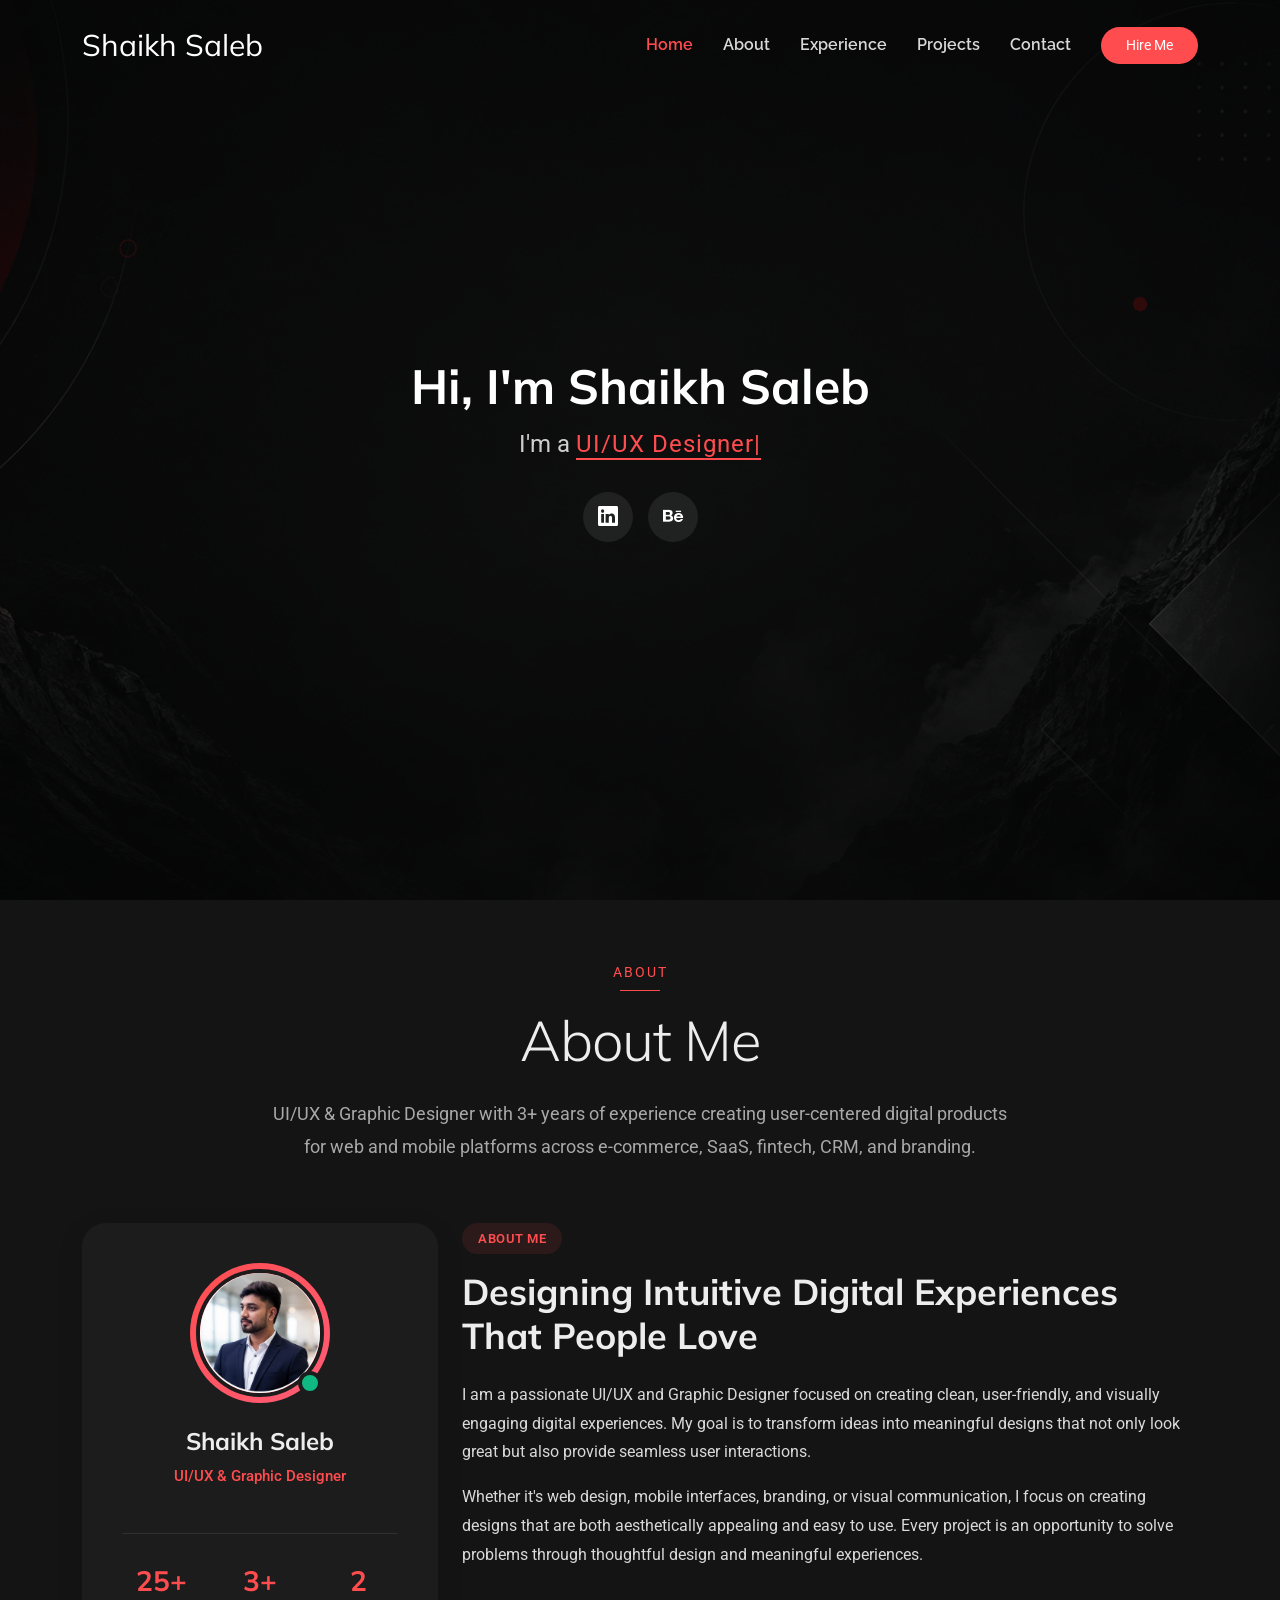
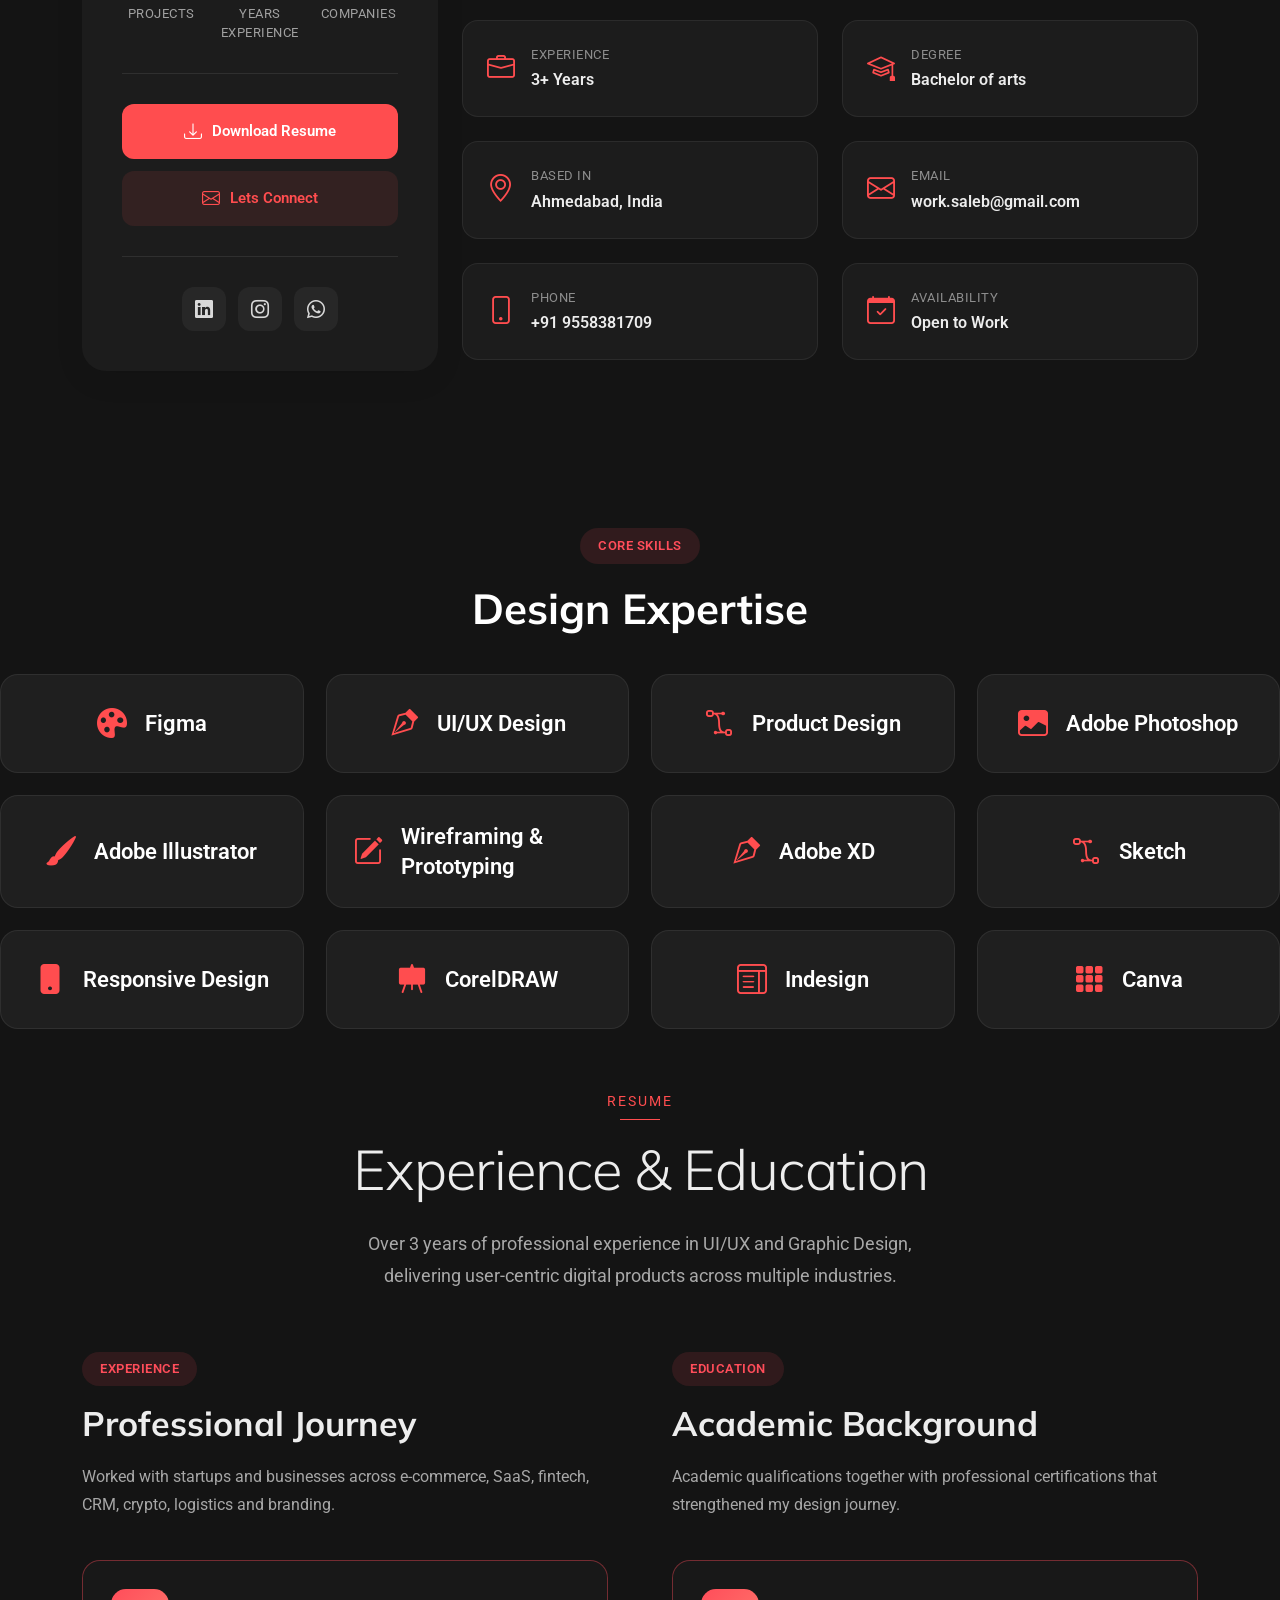
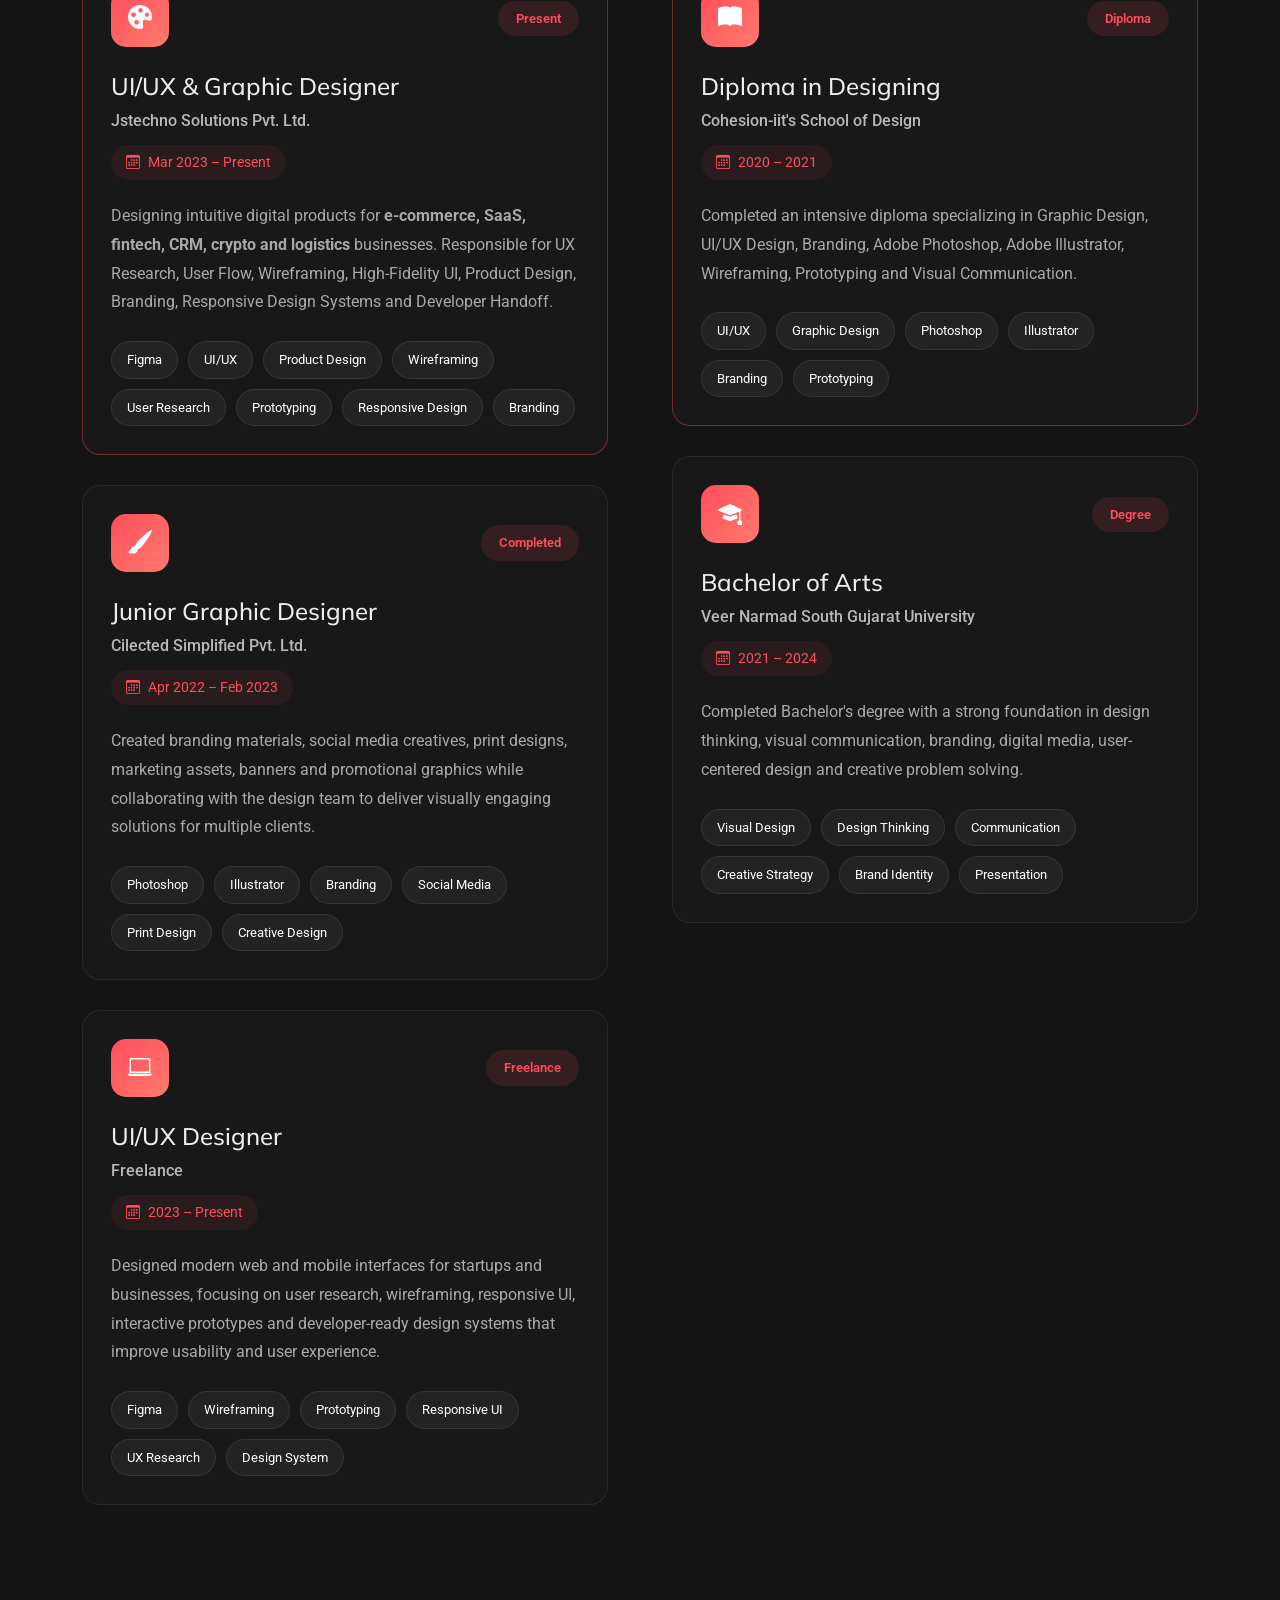
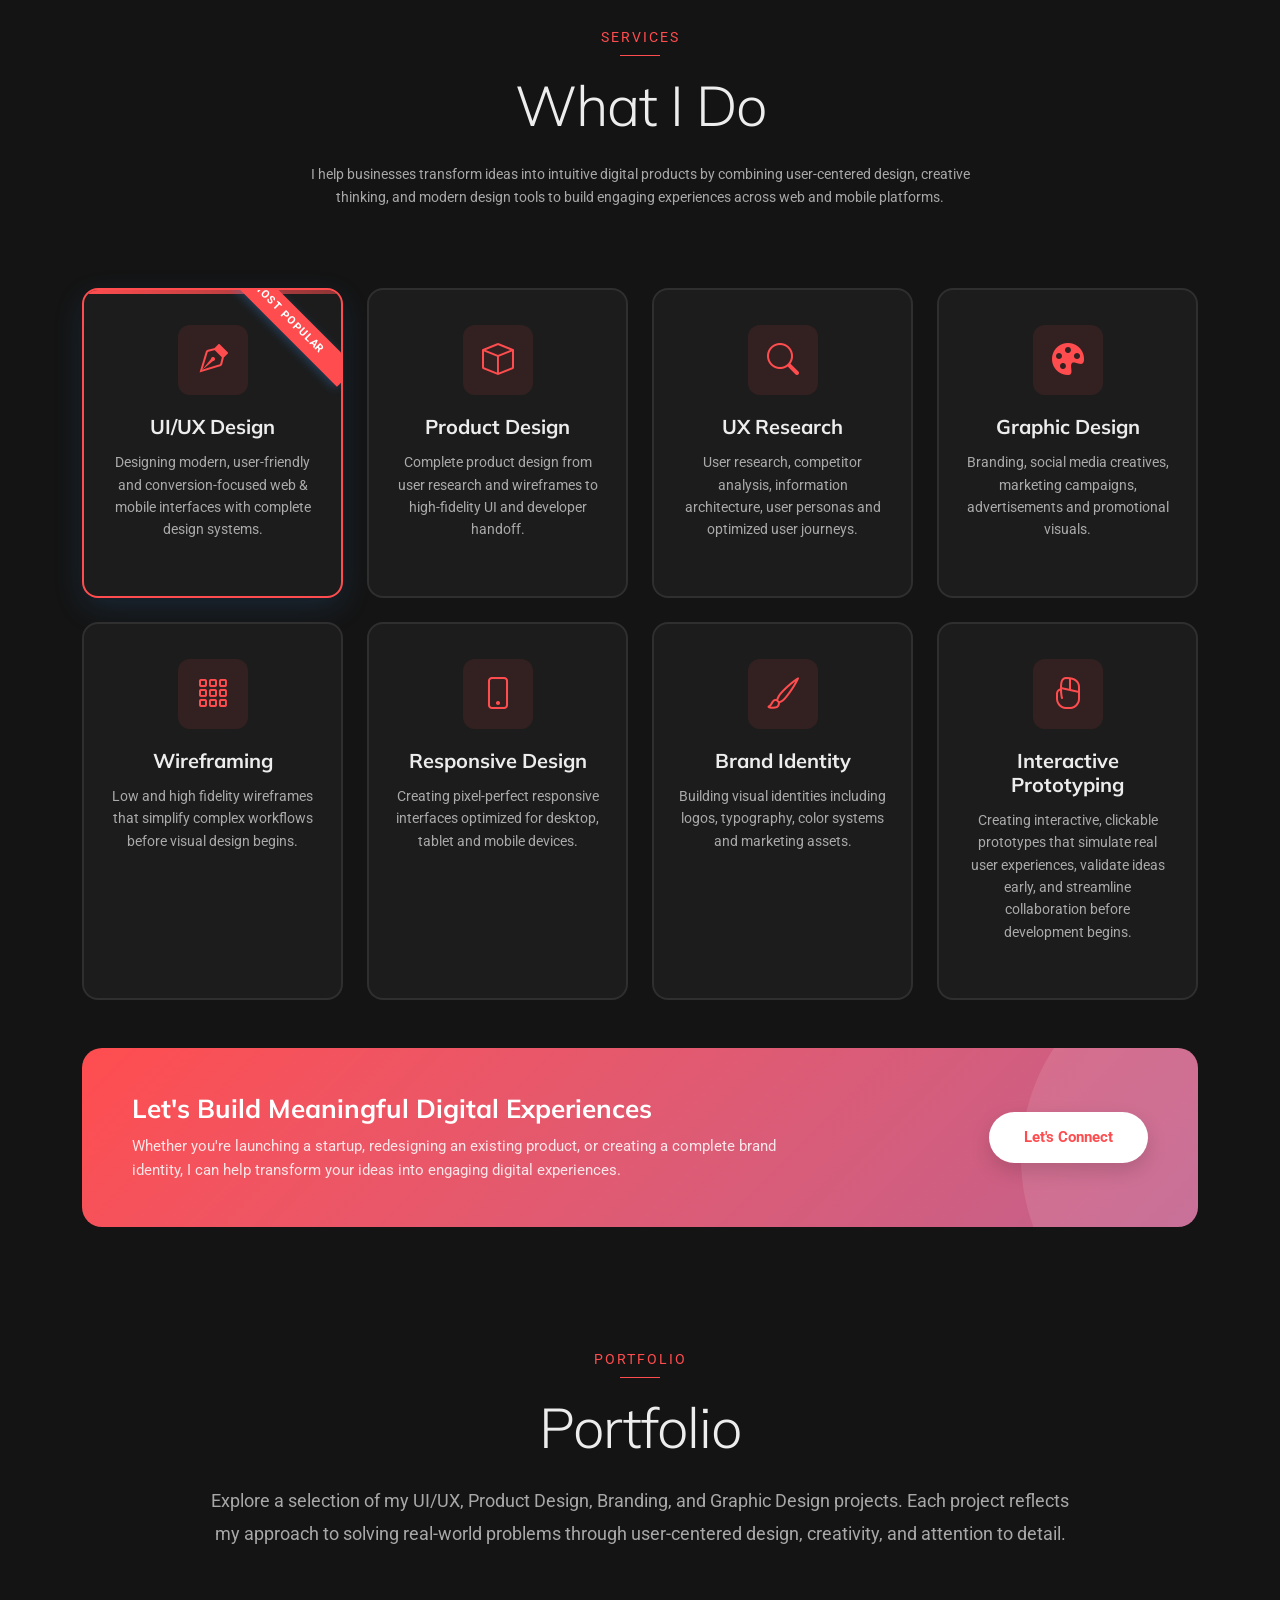
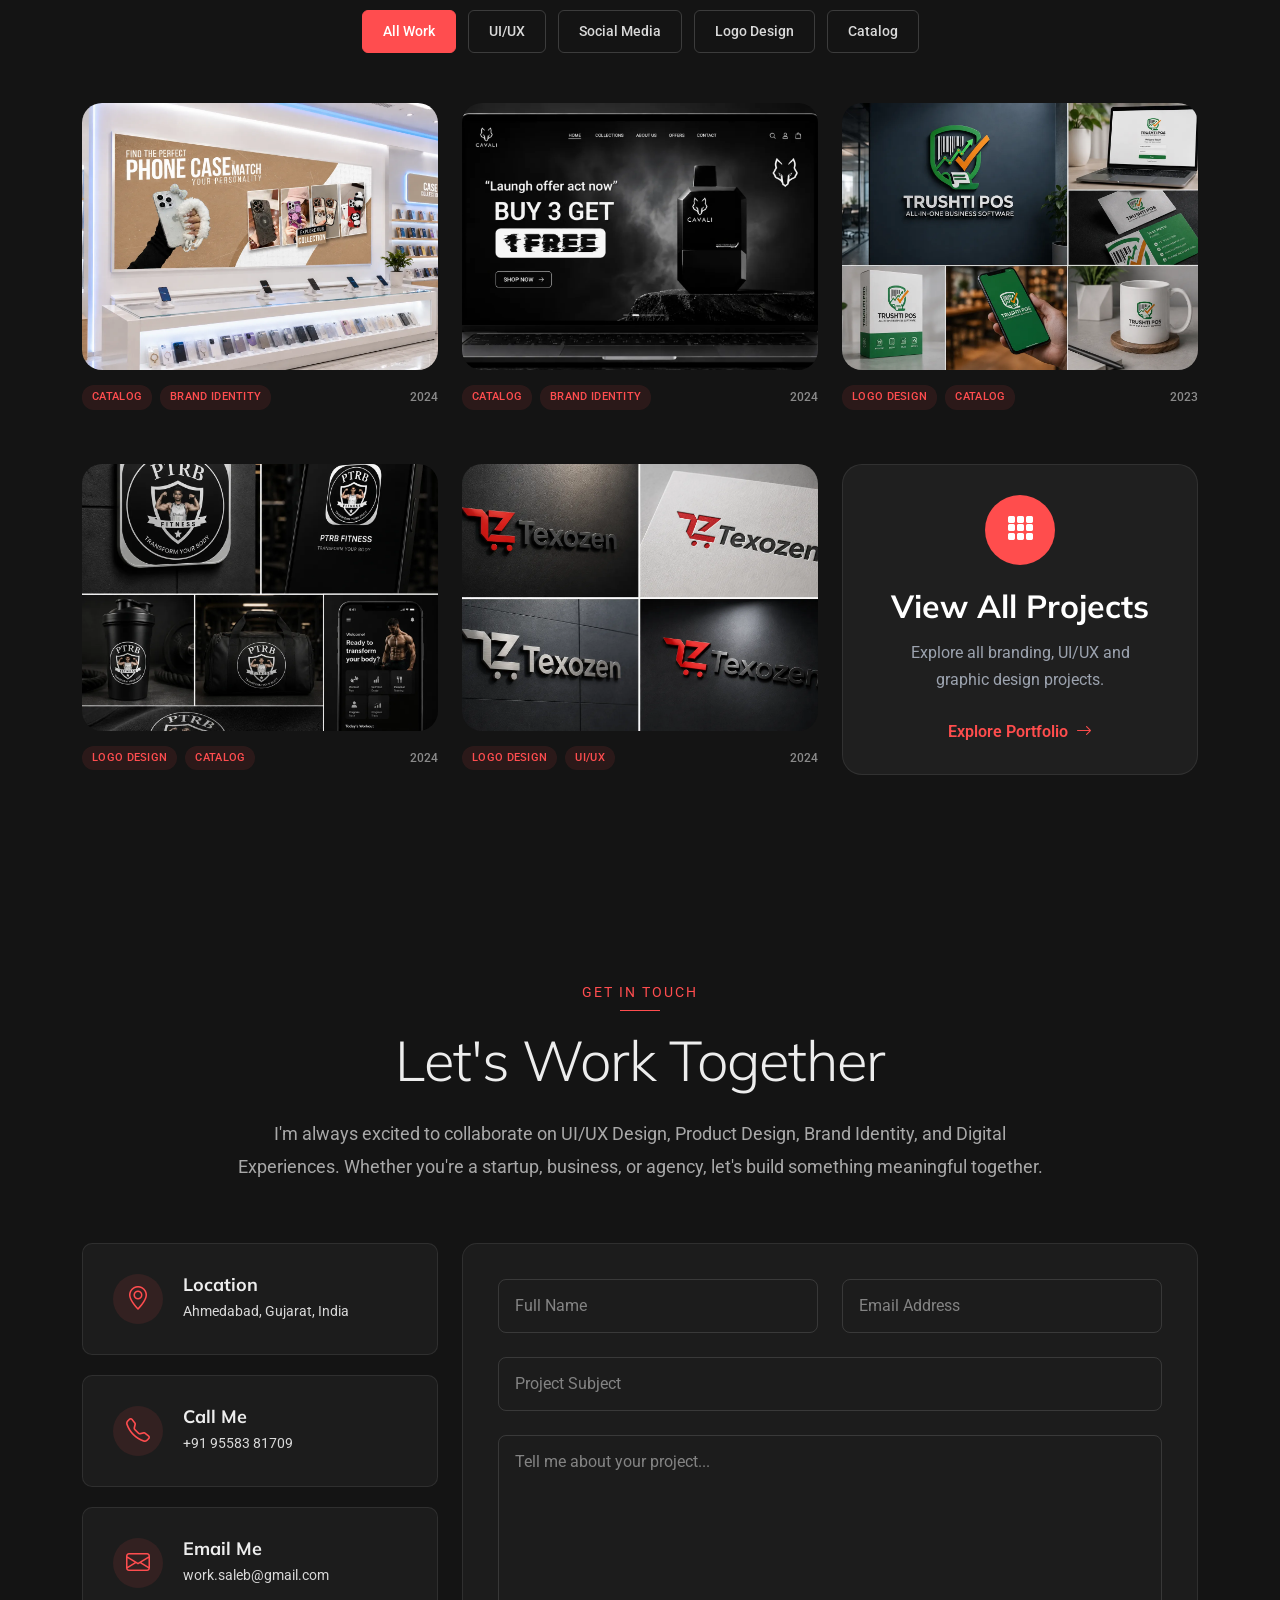
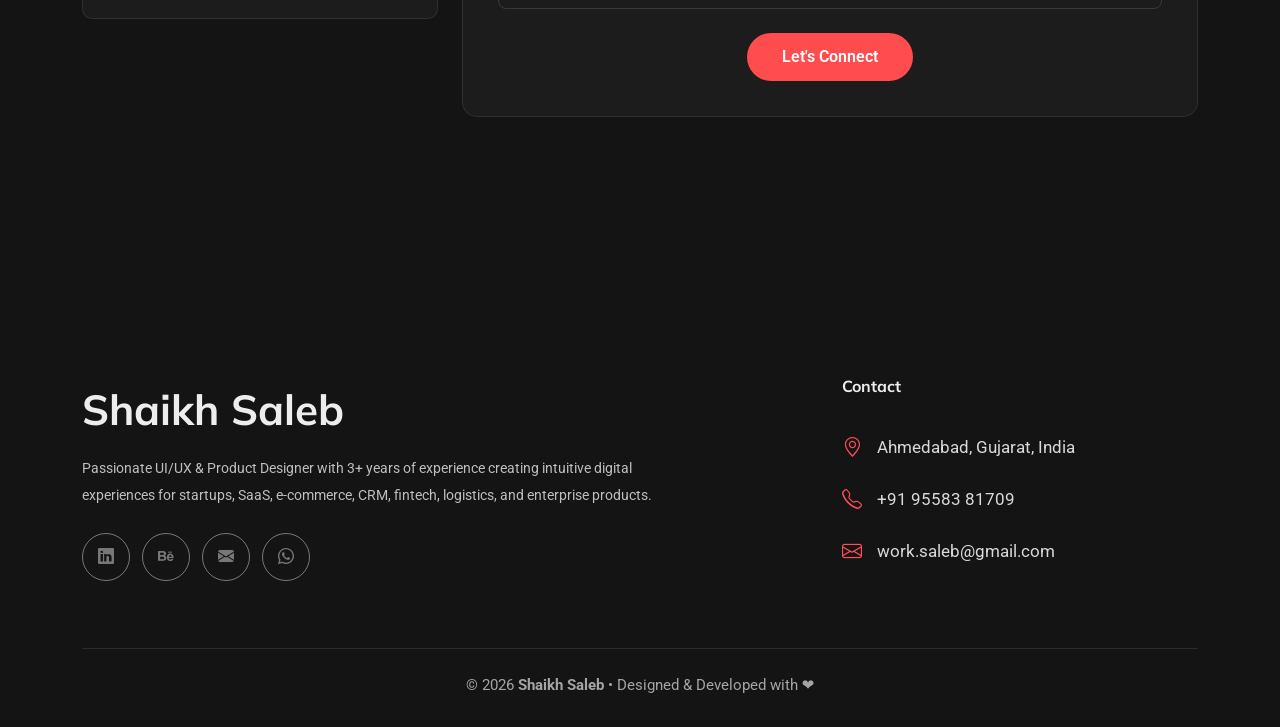
<file: Craftivo/index.html>
<!DOCTYPE html>
<html lang="en">

<head>
  <meta charset="utf-8">
  <meta content="width=device-width, initial-scale=1.0" name="viewport">
<title>Shaikh Saleb | UI/UX & Graphic Designer</title>
  <meta name="description" content="Portfolio of Shaikh Saleb, UI/UX & Graphic Designer with 3+ years of experience in UI/UX, SaaS, E-commerce and Branding.">
  <meta name="keywords" content="">

  <!-- Favicons -->
  <link href="assets/img/favicon.png" rel="icon">
  <link href="assets/img/apple-touch-icon.png" rel="apple-touch-icon">

  <!-- Fonts -->
  <link href="https://fonts.googleapis.com" rel="preconnect">
  <link href="https://fonts.gstatic.com" rel="preconnect" crossorigin>
  <link href="https://fonts.googleapis.com/css2?family=Roboto:ital,wght@0,100;0,300;0,400;0,500;0,700;0,900;1,100;1,300;1,400;1,500;1,700;1,900&family=Raleway:ital,wght@0,100;0,200;0,300;0,400;0,500;0,600;0,700;0,800;0,900;1,100;1,200;1,300;1,400;1,500;1,600;1,700;1,800;1,900&family=Mulish:ital,wght@0,200;0,300;0,400;0,500;0,600;0,700;0,800;0,900;1,200;1,300;1,400;1,500;1,600;1,700;1,800;1,900&display=swap" rel="stylesheet">

  <!-- Vendor CSS Files -->
  <link href="assets/vendor/bootstrap/css/bootstrap.min.css" rel="stylesheet">
  <link href="assets/vendor/bootstrap-icons/bootstrap-icons.css" rel="stylesheet">
  <link href="assets/vendor/aos/aos.css" rel="stylesheet">
  <link href="assets/vendor/glightbox/css/glightbox.min.css" rel="stylesheet">
  <link href="assets/vendor/swiper/swiper-bundle.min.css" rel="stylesheet">

  <!-- Main CSS File -->
  <link href="assets/css/main.css" rel="stylesheet">

  <!-- =======================================================
  * Template Name: Craftivo
  * Template URL: https://bootstrapmade.com/craftivo-bootstrap-portfolio-template/
  * Updated: Oct 04 2025 with Bootstrap v5.3.8
  * Author: BootstrapMade.com
  * License: https://bootstrapmade.com/license/
  ======================================================== -->
</head>

<body class="index-page">

  <header id="header" class="header d-flex align-items-center fixed-top">
    <div class="container-fluid container-xl position-relative d-flex align-items-center">

      <a href="index.html" class="logo d-flex align-items-center me-auto">
        <!-- Uncomment the line below if you also wish to use an image logo -->
        <!-- <img src="assets/img/logo.webp" alt=""> -->
        <h1 class="sitename">Shaikh Saleb</h1>
      </a>

      <nav id="navmenu" class="navmenu">
        <ul>
  <li><a href="#hero" class="active">Home</a></li>
  <li><a href="#about">About</a></li>
  <li><a href="#resume">Experience</a></li>
  <li><a href="#portfolio">Projects</a></li>
  <li><a href="#contact">Contact</a></li>
</ul><i class="mobile-nav-toggle d-xl-none bi bi-list"></i>
      </nav>

      <a class="btn-getstarted" href="#contact">
    Hire Me
</a>

    </div>
  </header>

  <main class="main">

    <!-- Hero Section -->
    <section id="hero" class="hero section dark-background">

      <img src="assets/img/profile/Background.png" alt="" data-aos="fade-in">

      <div class="container" data-aos="fade-up" data-aos-delay="100">
        <div class="row justify-content-center">
          <div class="col-lg-8 text-center">
            <h2>Hi, I'm Shaikh Saleb</h2>
            <p>I'm a <span class="typed" data-typed-items="UI/UX Designer, Graphic Designer, Product Designer, Figma Expert, Freelance Designer"></span><span class="typed-cursor" aria-hidden="true"></span></p>
            <div class="social-links">
            <a href="https://www.linkedin.com/in/saleb-shaikh-194832343?utm_source=share_via&utm_content=profile&utm_medium=member_android" target="_blank">
    <i class="bi bi-linkedin"></i>
</a>

<a href="https://www.behance.net/salebshaike014" target="_blank">
    <i class="bi bi-behance"></i>
</a>
</a></div>
          </div>
        </div>
      </div>

    </section><!-- /Hero Section -->

    <!-- About Section -->
    <section id="about" class="about section">

      <!-- Section Title -->
      <div class="container section-title" data-aos="fade-up">
        <span class="subtitle">About</span>
<h2>About Me</h2>
<p>
UI/UX & Graphic Designer with 3+ years of experience creating user-centered digital products for web and mobile platforms across e-commerce, SaaS, fintech, CRM, and branding.
</p>      </div><!-- End Section Title -->

      <div class="container" data-aos="fade-up" data-aos-delay="100">

        <div class="row gy-5">
          <div class="col-lg-4" data-aos="zoom-in" data-aos-delay="150">
            <div class="profile-card">
             <div class="profile-header">

    <div class="profile-avatar">
        <img src="assets/img/profile/SALEB.png" class="img-fluid" alt="Shaikh Saleb">
        <div class="status-indicator"></div>
    </div>

    <h3>Shaikh Saleb</h3>

    <span class="role">
        UI/UX & Graphic Designer
    </span>

</div>
              <div class="profile-stats">

    <div class="stat-item">
        <h4>25+</h4>
        <p>Projects</p>
    </div>

    <div class="stat-item">
        <h4>3+</h4>
        <p>Years Experience</p>
    </div>

    <div class="stat-item">
        <h4>2</h4>
        <p>Companies</p>
    </div>


</div>
              <div class="profile-actions">
              <a href="assets/resume/Saleb-06-206.pdf"
   class="btn-primary"
   download>
    <i class="bi bi-download"></i>
    Download Resume
</a>
                <a href="#contact" class="btn-secondary">
    <i class="bi bi-envelope"></i>
    Lets Connect
</a>
              </div>

              <div class="social-connect">

  <!-- LinkedIn -->
  <a href="https://www.linkedin.com/in/saleb-shaikh-194832343?utm_source=share_via&utm_content=profile&utm_medium=member_android"
     target="_blank"
     rel="noopener noreferrer">
    <i class="bi bi-linkedin"></i>
  </a>

  <!-- Instagram -->
  <a href="https://www.instagram.com/saleb_shaikh/"
     target="_blank"
     rel="noopener noreferrer">
    <i class="bi bi-instagram"></i>
  </a>

  <!-- WhatsApp -->
  <a href="https://wa.me/919558381709"
     target="_blank"
     rel="noopener noreferrer">
    <i class="bi bi-whatsapp"></i>
  </a>

</div>
            </div>
          </div>

          <div class="col-lg-8" data-aos="fade-left" data-aos-delay="200">
            <div class="content-wrapper">
              <div class="bio-section">
                <div class="section-tag">About Me</div>
                <h2>Designing Intuitive Digital Experiences That People Love</h2>
                <p>I am a passionate UI/UX and Graphic Designer focused on creating clean, user-friendly, and visually engaging digital experiences. My goal is to transform ideas into meaningful designs that not only look great but also provide seamless user interactions.</p>
                <p>Whether it's web design, mobile interfaces, branding, or visual communication, I focus on creating designs that are both aesthetically appealing and easy to use. Every project is an opportunity to solve problems through thoughtful design and meaningful experiences.</p>
              </div>

              <div class="details-grid">
                <div class="detail-item" data-aos="fade-up" data-aos-delay="250">
                  <i class="bi bi-briefcase"></i>
                  <div class="detail-content">
                    <span>Experience</span>
                    <strong>3+ Years</strong>
                  </div>
                </div>

                <div class="detail-item" data-aos="fade-up" data-aos-delay="300">
                  <i class="bi bi-mortarboard"></i>
                  <div class="detail-content">
                    <span>Degree</span>
                    <strong>Bachelor of arts </strong>
                  </div>
                </div>

                <div class="detail-item" data-aos="fade-up" data-aos-delay="350">
                  <i class="bi bi-geo-alt"></i>
                  <div class="detail-content">
                    <span>Based In</span>
                    <strong>Ahmedabad, India</strong>
                  </div>
                </div>

                <div class="detail-item" data-aos="fade-up" data-aos-delay="100">
                  <i class="bi bi-envelope"></i>
                  <div class="detail-content">
                    <span>Email</span>
                    <strong>work.saleb@gmail.com</strong>
                  </div>
                </div>

                <div class="detail-item" data-aos="fade-up" data-aos-delay="150">
                  <i class="bi bi-phone"></i>
                  <div class="detail-content">
                    <span>Phone</span>
                    <strong>+91 9558381709</strong>
                  </div>
                </div>

                <div class="detail-item" data-aos="fade-up" data-aos-delay="200">
                  <i class="bi bi-calendar-check"></i>
                  <div class="detail-content">
                    <span>Availability</span>
                    <strong>Open to Work</strong>
                  </div>
                </div>
              </div>
             

          </div> <!-- col-lg-8 -->

          </div> <!-- content-wrapper -->
</div> <!-- col-lg-8 -->

</div> <!-- row -->

<!-- =========================
     CORE SKILLS
========================= -->
<div class="row mt-5">
    <div class="col-12">

        <div class="skills-showcase" data-aos="fade-up" data-aos-delay="250">

           <div class="skills-header">

    <div class="section-tag">
        Core Skills
    </div>

    <h3>Design Expertise</h3>

</div>

            <div class="skills-grid">

                <div class="skill-card">
                    <i class="bi bi-palette-fill"></i>
                    <span>Figma</span>
                </div>

                <div class="skill-card">
                    <i class="bi bi-vector-pen"></i>
                    <span>UI/UX Design</span>
                </div>

                <div class="skill-card">
                    <i class="bi bi-bezier2"></i>
                    <span>Product Design</span>
                </div>

                <div class="skill-card">
                    <i class="bi bi-image-fill"></i>
                    <span>Adobe Photoshop</span>
                </div>

                <div class="skill-card">
                    <i class="bi bi-brush-fill"></i>
                    <span>Adobe Illustrator</span>
                </div>

                <div class="skill-card">
                    <i class="bi bi-pencil-square"></i>
                    <span>Wireframing &amp; Prototyping</span>
                </div>
                
                <div class="skill-card">
    <i class="bi bi-vector-pen"></i>
    <span>Adobe XD</span>
</div>

<div class="skill-card">
    <i class="bi bi-bezier2"></i>
    <span>Sketch</span>
</div>

                <div class="skill-card">
                    <i class="bi bi-phone-fill"></i>
                    <span>Responsive Design</span>
                </div>

                <div class="skill-card">
                    <i class="bi bi-easel-fill"></i>
                    <span>CorelDRAW</span>
                </div>

                <div class="skill-card">
    <i class="bi bi-layout-text-window"></i>
    <span>Indesign</span>
</div>

                <div class="skill-card">
    <i class="bi bi-grid-3x3-gap-fill"></i>
    <span>Canva</span>
</div>

            </div>

        </div>

    </div>
</div>

</div> <!-- container -->

<!-- Resume Section -->
<section id="resume" class="resume section">

  <!-- Section Title -->
  <div class="container section-title" data-aos="fade-up">
    <span class="subtitle">Resume</span>

    <h2>Experience & Education</h2>

    <p>
      Over 3 years of professional experience in UI/UX and Graphic Design,
      delivering user-centric digital products across multiple industries.
    </p>
  </div>

  <div class="container">

    <div class="row gy-5">

      <!-- LEFT COLUMN -->
      <div class="col-lg-6">

        <div class="experience-section">

          <div class="section-header">
            <span class="section-badge">Experience</span>

            <h2>Professional Journey</h2>

            <p>
              Worked with startups and businesses across
              e-commerce, SaaS, fintech, CRM, crypto,
              logistics and branding.
            </p>
          </div>

          <div class="experience-cards">

            <!-- Experience 1 -->
            <!-- ================= Experience 1 ================= -->

<div class="exp-card featured" data-aos="zoom-in" data-aos-delay="300">

  <div class="card-header">

    <div class="company-logo">
      <i class="bi bi-palette-fill"></i>
    </div>

    <div class="period-badge">
      Present
    </div>

  </div>

  <div class="card-body">

    <h3>UI/UX & Graphic Designer</h3>

    <p class="company-name">
      Jstechno Solutions Pvt. Ltd.
    </p>

    <span class="duration">
      <i class="bi bi-calendar3"></i>
      Mar 2023 – Present
    </span>

    <p class="description">
      Designing intuitive digital products for
      <strong>e-commerce, SaaS, fintech, CRM, crypto and logistics</strong>
      businesses.

      Responsible for UX Research, User Flow,
      Wireframing, High-Fidelity UI,
      Product Design, Branding,
      Responsive Design Systems and Developer Handoff.
    </p>

    <div class="skills-tags">

      <span class="skill-tag">Figma</span>

      <span class="skill-tag">UI/UX</span>

      <span class="skill-tag">Product Design</span>

      <span class="skill-tag">Wireframing</span>

      <span class="skill-tag">User Research</span>

      <span class="skill-tag">Prototyping</span>

      <span class="skill-tag">Responsive Design</span>

      <span class="skill-tag">Branding</span>

    </div>

  </div>

</div>


            <!-- Experience 2 -->
            <!-- ================= Experience 2 ================= -->

<div class="exp-card" data-aos="zoom-in" data-aos-delay="350">

  <div class="card-header">

    <div class="company-logo">
      <i class="bi bi-brush-fill"></i>
    </div>

    <div class="period-badge">
      Completed
    </div>

  </div>

  <div class="card-body">

    <h3>Junior Graphic Designer</h3>

    <p class="company-name">
      Cilected Simplified Pvt. Ltd.
    </p>

    <span class="duration">
      <i class="bi bi-calendar3"></i>
      Apr 2022 – Feb 2023
    </span>

    <p class="description">
      Created branding materials, social media creatives,
      print designs, marketing assets, banners and promotional
      graphics while collaborating with the design team to
      deliver visually engaging solutions for multiple clients.
    </p>

    <div class="skills-tags">

      <span class="skill-tag">Photoshop</span>

      <span class="skill-tag">Illustrator</span>

      <span class="skill-tag">Branding</span>

      <span class="skill-tag">Social Media</span>

      <span class="skill-tag">Print Design</span>

      <span class="skill-tag">Creative Design</span>

    </div>

  </div>

</div>


            <!-- Experience 3 -->

          <!-- ================= Experience 3 ================= -->

<div class="exp-card" data-aos="zoom-in" data-aos-delay="400">

  <div class="card-header">

    <div class="company-logo">
      <i class="bi bi-laptop"></i>
    </div>

    <div class="period-badge">
      Freelance
    </div>

  </div>

  <div class="card-body">

    <h3>UI/UX Designer</h3>

    <p class="company-name">
      Freelance
    </p>

    <span class="duration">
      <i class="bi bi-calendar3"></i>
      2023 – Present
    </span>

    <p class="description">
      Designed modern web and mobile interfaces for startups
      and businesses, focusing on user research, wireframing,
      responsive UI, interactive prototypes and developer-ready
      design systems that improve usability and user experience.
    </p>

    <div class="skills-tags">

      <span class="skill-tag">Figma</span>

      <span class="skill-tag">Wireframing</span>

      <span class="skill-tag">Prototyping</span>

      <span class="skill-tag">Responsive UI</span>

      <span class="skill-tag">UX Research</span>

      <span class="skill-tag">Design System</span>

    </div>

  </div>

</div>

          </div>

        </div>

      </div>



      <!-- RIGHT COLUMN -->

      <div class="col-lg-6">

        <div class="education-section">

          <div class="section-header">

            <span class="section-badge">
              Education
            </span>

            <h2>Academic Background</h2>

            <p>
              Academic qualifications together with
              professional certifications that
              strengthened my design journey.
            </p>

          </div>

          <div class="education-cards">

            <!-- ================= Education 1 ================= -->

<div class="exp-card featured" data-aos="zoom-in" data-aos-delay="300">

  <div class="card-header">

    <div class="company-logo">
      <i class="bi bi-book-fill"></i>
    </div>

    <div class="period-badge">
      Diploma
    </div>

  </div>

  <div class="card-body">

    <h3>Diploma in Designing</h3>

    <p class="company-name">
      Cohesion-iit's School of Design
    </p>

    <span class="duration">
      <i class="bi bi-calendar3"></i>
      2020 – 2021
    </span>

    <p class="description">
      Completed an intensive diploma specializing in
      Graphic Design, UI/UX Design, Branding,
      Adobe Photoshop, Adobe Illustrator,
      Wireframing, Prototyping and Visual Communication.
    </p>

    <div class="skills-tags">

      <span class="skill-tag">UI/UX</span>

      <span class="skill-tag">Graphic Design</span>

      <span class="skill-tag">Photoshop</span>

      <span class="skill-tag">Illustrator</span>

      <span class="skill-tag">Branding</span>

      <span class="skill-tag">Prototyping</span>

    </div>

  </div>

</div>
              


            <!-- ================= Education 2 ================= -->

<div class="exp-card" data-aos="zoom-in" data-aos-delay="350">

  <div class="card-header">

    <div class="company-logo">
      <i class="bi bi-mortarboard-fill"></i>
    </div>

    <div class="period-badge">
      Degree
    </div>

  </div>

  <div class="card-body">

    <h3>Bachelor of Arts</h3>

    <p class="company-name">
      Veer Narmad South Gujarat University
    </p>

    <span class="duration">
      <i class="bi bi-calendar3"></i>
      2021 – 2024
    </span>

    <p class="description">
      Completed Bachelor's degree with a strong foundation in
      design thinking, visual communication, branding,
      digital media, user-centered design and creative problem solving.
    </p>

    <div class="skills-tags">

      <span class="skill-tag">Visual Design</span>

      <span class="skill-tag">Design Thinking</span>

      <span class="skill-tag">Communication</span>

      <span class="skill-tag">Creative Strategy</span>

      <span class="skill-tag">Brand Identity</span>

      <span class="skill-tag">Presentation</span>

    </div>

  </div>

</div>



          </div>

        </div>

      </div>

    </div>

  </div>

</section>

<!-- Services Section -->
<section id="services" class="services section">

  <!-- Section Title -->
  <div class="container section-title" data-aos="fade-up">
    <span class="subtitle">Services</span>
    <h2>What I Do</h2>
    <p>
      I help businesses transform ideas into intuitive digital products by
      combining user-centered design, creative thinking, and modern design
      tools to build engaging experiences across web and mobile platforms.
    </p>
  </div>
  <!-- End Section Title -->

  <div class="container" data-aos="fade-up" data-aos-delay="100">

    <div class="row gy-4">

      <!-- UI/UX -->
      <div class="col-lg-3 col-md-6" data-aos="zoom-in" data-aos-delay="100">
        <div class="service-item featured">
          <div class="featured-tag">Most Popular</div>
          <div class="icon-wrapper">
            <i class="bi bi-vector-pen"></i>
          </div>

          <h4>UI/UX Design</h4>

          <p>
            Designing modern, user-friendly and conversion-focused web &
            mobile interfaces with complete design systems.
          </p>


        </div>
      </div>

      <!-- Product Design -->
      <div class="col-lg-3 col-md-6" data-aos="zoom-in" data-aos-delay="200">
        <div class="service-item">

          <div class="icon-wrapper">
            <i class="bi bi-box"></i>
          </div>

          <h4>Product Design</h4>

          <p>
            Complete product design from user research and wireframes to
            high-fidelity UI and developer handoff.
          </p>

          

        </div>
      </div>

      <!-- UX Research -->
      <div class="col-lg-3 col-md-6" data-aos="zoom-in" data-aos-delay="300">
        <div class="service-item">

          <div class="icon-wrapper">
            <i class="bi bi-search"></i>
          </div>

          <h4>UX Research</h4>

          <p>
            User research, competitor analysis, information architecture,
            user personas and optimized user journeys.
          </p>

          

        </div>
      </div>

      <!-- Graphic Design -->
      <div class="col-lg-3 col-md-6" data-aos="zoom-in" data-aos-delay="400">
        <div class="service-item">

          <div class="icon-wrapper">
            <i class="bi bi-palette-fill"></i>
          </div>

          <h4>Graphic Design</h4>

          <p>
            Branding, social media creatives, marketing campaigns,
            advertisements and promotional visuals.
          </p>

          

        </div>
      </div>

      <!-- Wireframing -->
      <div class="col-lg-3 col-md-6" data-aos="zoom-in" data-aos-delay="100">
        <div class="service-item">

          <div class="icon-wrapper">
            <i class="bi bi-grid-3x3-gap"></i>
          </div>

          <h4>Wireframing</h4>

          <p>
            Low and high fidelity wireframes that simplify complex workflows
            before visual design begins.
          </p>

          

        </div>
      </div>

      <!-- Responsive Design -->
      <div class="col-lg-3 col-md-6" data-aos="zoom-in" data-aos-delay="200">
        <div class="service-item">

          <div class="icon-wrapper">
            <i class="bi bi-phone"></i>
          </div>

          <h4>Responsive Design</h4>

          <p>
            Creating pixel-perfect responsive interfaces optimized for
            desktop, tablet and mobile devices.
          </p>

          

        </div>
      </div>

      <!-- Branding -->
      <div class="col-lg-3 col-md-6" data-aos="zoom-in" data-aos-delay="300">
        <div class="service-item">

          <div class="icon-wrapper">
            <i class="bi bi-brush"></i>
          </div>

          <h4>Brand Identity</h4>

          <p>
            Building visual identities including logos, typography,
            color systems and marketing assets.
          </p>

          

        </div>
      </div>

<!-- Interactive Prototyping -->
<div class="col-lg-3 col-md-6" data-aos="zoom-in" data-aos-delay="400">
  <div class="service-item">

    <div class="icon-wrapper">
      <i class="bi bi-mouse3"></i>
    </div>

    <h4>Interactive Prototyping</h4>

    <p>
      Creating interactive, clickable prototypes that simulate real user
      experiences, validate ideas early, and streamline collaboration
      before development begins.
    </p>

  </div>
</div>      
    </div>

    <!-- CTA -->
    <div class="row mt-5">
      <div class="col-12" data-aos="fade-up" data-aos-delay="200">
        <div class="cta-box">

          <div class="row align-items-center">

            <div class="col-lg-8">

              <h3>Let's Build Meaningful Digital Experiences</h3>

              <p>
                Whether you're launching a startup, redesigning an existing
                product, or creating a complete brand identity, I can help
                transform your ideas into engaging digital experiences.
              </p>

            </div>

            <div class="col-lg-4 text-lg-end text-center">

              <a href="#contact" class="cta-btn">
                Let's Connect
              </a>

            </div>

          </div>

        </div>
      </div>
    </div>

  </div>

</section>
    <!-- Portfolio Section -->
    <section id="portfolio" class="portfolio section">

      <!-- Section Title -->
      <div class="container section-title" data-aos="fade-up">
        <span class="subtitle">Portfolio</span>
        <h2>Portfolio</h2>
        <p>
Explore a selection of my UI/UX, Product Design, Branding, and Graphic Design projects. Each project reflects my approach to solving real-world problems through user-centered design, creativity, and attention to detail.
</p>
      </div><!-- End Section Title -->

     <div class="container" data-aos="fade-up" data-aos-delay="100">

  <div class="isotope-layout" data-default-filter="*" data-layout="masonry" data-sort="original-order">

    <ul class="portfolio-filters isotope-filters" data-aos="fade-up" data-aos-delay="200">

      <li data-filter="*" class="filter-active">All Work</li>

      <li data-filter=".filter-uiux">UI/UX</li>

      <li data-filter=".filter-social">Social Media</li>

      <li data-filter=".filter-logo">Logo Design</li>

      <li data-filter=".filter-catalog">Catalog</li>

    </ul>
         <div class="row gy-4 isotope-container" data-aos="fade-up" data-aos-delay="300">

  <!-- Phone Case -->
  <div class="col-lg-4 col-md-6 portfolio-item isotope-item filter-catalog">

    <div class="portfolio-card">

      <div class="portfolio-image-container">

        <img src="assets/img/portfolio/phone.png"
             alt="Phone Case Catalog"
             class="img-fluid"
             loading="lazy">

        <div class="portfolio-overlay">

          <div class="portfolio-info">
            <span class="project-category">Catalog Design</span>
            <h4>Phone Case Catalog</h4>
          </div>

          <div class="portfolio-actions">

            <a href="assets/img/portfolio/phone.png"
               class="glightbox portfolio-link">
              <i class="bi bi-plus-lg"></i>
            </a>

            <a href="projects/phonecase.html"
               class="portfolio-details">
              <i class="bi bi-arrow-right"></i>
            </a>

          </div>

        </div>

      </div>

      <div class="portfolio-meta">

        <div class="project-tags">
          <span class="tag">Catalog</span>
          <span class="tag">Brand Identity</span>
        </div>

        <div class="project-year">2024</div>

      </div>

    </div>

  </div>
            <div class="col-lg-4 col-md-6 portfolio-item isotope-item filter-catalog">

  <div class="portfolio-card">

    <div class="portfolio-image-container">

      <img src="assets/img/portfolio/cavail 1.png"
           alt="Cavali Catalog"
           class="img-fluid"
           loading="lazy">

      <div class="portfolio-overlay">

        <div class="portfolio-info">
          <span class="project-category">Catalog Design</span>
          <h4>Catalog</h4>
        </div>

        <div class="portfolio-actions">

          <a href="assets/img/portfolio/cavail 1.png"
             class="glightbox portfolio-link">
            <i class="bi bi-plus-lg"></i>
          </a>

          <a href="projects/cavali.html"
             class="portfolio-details">
            <i class="bi bi-arrow-right"></i>
          </a>

        </div>

      </div>

    </div>

    <div class="portfolio-meta">

      <div class="project-tags">
        <span class="tag">Catalog</span>
        <span class="tag">Brand Identity</span>
      </div>

      <div class="project-year">2024</div>

    </div>

  </div>

</div>
            <div class="col-lg-4 col-md-6 portfolio-item isotope-item filter-logo filter-catalog">
  <div class="portfolio-card">

    <div class="portfolio-image-container">

      <img src="assets/img/portfolio/trushti.png"
           alt="Trushti POS Branding"
           class="img-fluid"
           loading="lazy">

      <div class="portfolio-overlay">

        <div class="portfolio-info">
          <span class="project-category">Logo & Catalog Design</span>
          <h4>Trushti POS Branding</h4>
        </div>

        <div class="portfolio-actions">

          <a href="assets/img/portfolio/trushti.png"
             class="glightbox portfolio-link">
            <i class="bi bi-plus-lg"></i>
          </a>

          <a href="projects/trushti.html"
             class="portfolio-details">
            <i class="bi bi-arrow-right"></i>
          </a>

        </div>

      </div>

    </div>

    <div class="portfolio-meta">

      <div class="project-tags">
        <span class="tag">Logo Design</span>
        <span class="tag">Catalog</span>
      </div>

      <div class="project-year">2023</div>

    </div>

  </div>
</div>
            <div class="col-lg-4 col-md-6 portfolio-item isotope-item filter-catalog filter-logo">
  <div class="portfolio-card">

    <div class="portfolio-image-container">

      <img src="assets/img/portfolio/ptr.png"
           alt="PTRB Fitness Branding"
           class="img-fluid"
           loading="lazy">

      <div class="portfolio-overlay">

        <div class="portfolio-info">
          <span class="project-category">Logo & Catalog Design</span>
          <h4>PTRB Fitness Branding</h4>
        </div>

        <div class="portfolio-actions">

          <a href="assets/img/portfolio/ptr.png"
             class="glightbox portfolio-link">
            <i class="bi bi-plus-lg"></i>
          </a>

          <a href="projects/ptr.html"
             class="portfolio-details">
            <i class="bi bi-arrow-right"></i>
          </a>

        </div>

      </div>

    </div>

    <div class="portfolio-meta">

      <div class="project-tags">
        <span class="tag">Logo Design</span>
        <span class="tag">Catalog</span>
      </div>

      <div class="project-year">2024</div>

    </div>

  </div>
</div>

    <div class="col-lg-4 col-md-6 portfolio-item isotope-item filter-logo filter-uiux">
  <div class="portfolio-card">

    <div class="portfolio-image-container">

      <img src="assets/img/portfolio/texo.png"
           alt="Texozen Branding"
           class="img-fluid"
           loading="lazy">

      <div class="portfolio-overlay">

        <div class="portfolio-info">
          <span class="project-category">Logo & UI/UX Design</span>
          <h4>Texozen Brand Identity</h4>
        </div>

        <div class="portfolio-actions">

          <a href="assets/img/portfolio/texo.png"
             class="glightbox portfolio-link">
            <i class="bi bi-plus-lg"></i>
          </a>

          <a href="projects/texozen.html"
             class="portfolio-details">
            <i class="bi bi-arrow-right"></i>
          </a>

        </div>

      </div>

    </div>

    <div class="portfolio-meta">

      <div class="project-tags">
        <span class="tag">Logo Design</span>
        <span class="tag">UI/UX</span>
      </div>

      <div class="project-year">2024</div>

    </div>

  </div>
</div>

 <div class="col-lg-4 col-md-6 portfolio-item isotope-item filter-logo filter-social filter-uiux">
  <div class="portfolio-card">

    <div class="portfolio-image-container">

      <img src="assets/img/portfolio/veljia.png"
           alt="Veljia Branding"
           class="img-fluid"
           loading="lazy">

      <div class="portfolio-overlay">

        <div class="portfolio-info">
          <span class="project-category">Logo, Social Media & UI/UX</span>
          <h4>Veljia Brand Identity</h4>
        </div>

        <div class="portfolio-actions">

          <a href="assets/img/portfolio/veljia.png"
             class="glightbox portfolio-link">
            <i class="bi bi-plus-lg"></i>
          </a>

          <a href="projects/veljia.html"
             class="portfolio-details">
            <i class="bi bi-arrow-right"></i>
          </a>

        </div>

      </div>

    </div>

    <div class="portfolio-meta">

      <div class="project-tags">
        <span class="tag">Logo Design</span>
        <span class="tag">Social Media</span>
        <span class="tag">UI/UX</span>
      </div>

      <div class="project-year">2023</div>

    </div>

  </div>
</div>

<!-- View All Projects -->
<!-- View All Projects -->

<div class="col-lg-4 col-md-6 portfolio-item isotope-item view-all-item">

    <a href="projects/projects.html"
       class="portfolio-content h-100 view-all-card">

        <div class="view-all-wrapper">

            <div class="view-icon">
                <i class="bi bi-grid-3x3-gap-fill"></i>
            </div>

            <h3>View All Projects</h3>

            <p>
                Explore all branding, UI/UX and graphic design projects.
            </p>

            <span class="view-btn">
                Explore Portfolio
                <i class="bi bi-arrow-right"></i>
            </span>

        </div>

    </a>

</div>

</div> <!-- isotope-container -->

</div> <!-- isotope-layout -->

</div> <!-- container -->

</section>
<!-- /Portfolio Section -->

<!-- Contact Section -->
<section id="contact" class="contact section">
    <!-- /Portfolio Section -->

    <!-- Contact Section -->
    <section id="contact" class="contact section">

      <!-- Section Title -->
      <div class="container section-title" data-aos="fade-up">
        <span class="subtitle">Get In Touch</span>

<h2>Let's Work Together</h2>

<p>
I'm always excited to collaborate on UI/UX Design, Product Design,
Brand Identity, and Digital Experiences.
Whether you're a startup, business, or agency,
let's build something meaningful together.
</p>
</div><!-- End Section Title -->

      <div class="container">

  <div class="row gy-4">

    <!-- Contact Information -->
    <div class="col-lg-4">

      <div class="info-item">
        <div class="icon-wrapper">
          <i class="bi bi-geo-alt"></i>
        </div>
        <div>
          <h3>Location</h3>
          <p>Ahmedabad, Gujarat, India</p>
        </div>
      </div>

      <div class="info-item">
        <div class="icon-wrapper">
          <i class="bi bi-telephone"></i>
        </div>
        <div>
          <h3>Call Me</h3>
          <p>+91 95583 81709</p>
        </div>
      </div>

      <div class="info-item">
        <div class="icon-wrapper">
          <i class="bi bi-envelope"></i>
        </div>
        <div>
          <h3>Email Me</h3>
          <p>work.saleb@gmail.com</p>
        </div>
      </div>

    </div>

    <!-- Contact Form -->
    <div class="col-lg-8">

      <form action="https://formsubmit.co/work.saleb@gmail.com"
      method="POST"
      class="contact-form">
    <!-- FormSubmit Settings -->
    <input type="hidden" name="_captcha" value="false">
    <input type="hidden" name="_template" value="table">
    <input type="hidden" name="_subject" value="New Portfolio Contact">
    <input type="hidden" name="_autoresponse" value="Thank you for contacting me. I have received your message and will get back to you soon.">

    <div class="row gy-4">

      <div class="col-md-6">
        <input
          type="text"
          name="name"
          class="form-control"
          placeholder="Full Name"
          required>
      </div>

      <div class="col-md-6">
        <input
          type="email"
          name="email"
          class="form-control"
          placeholder="Email Address"
          required>
      </div>

      <div class="col-md-12">
        <input
          type="text"
          name="subject"
          class="form-control"
          placeholder="Project Subject"
          required>
      </div>

      <div class="col-md-12">
        <textarea
          class="form-control"
          name="message"
          rows="6"
          placeholder="Tell me about your project..."
          required></textarea>
      </div>

      <div class="col-md-12 text-center">
        <button type="submit" class="btn btn-primary">
          Let's Connect
        </button>
      </div>

    </div>

  </form>

</div>

</div>

</div>
</main>

<footer id="footer" class="footer">

  <div class="container">

    <div class="row justify-content-between align-items-center gy-5">

      <!-- Left -->
      <div class="col-lg-7">

        <h2 class="footer-name">Shaikh Saleb</h2>

        <p class="footer-desc">
          Passionate UI/UX & Product Designer with 3+ years of experience
          creating intuitive digital experiences for startups, SaaS,
          e-commerce, CRM, fintech, logistics, and enterprise products.
        </p>

        <div class="social-links d-flex mt-4">

  <!-- LinkedIn -->
  <a href="https://www.linkedin.com/in/shaikh-saleb" target="_blank">
    <i class="bi bi-linkedin"></i>
  </a>

  <!-- Behance -->
  <a href="https://www.behance.net/" target="_blank">
    <i class="bi bi-behance"></i>
  </a>

  <!-- Email -->
<a href="mailto:work.saleb@gmail.com?subject=Portfolio%20Inquiry&body=Hello%20Saleb,%0A%0AI%20would%20like%20to%20discuss%20a%20project%20with%20you.">
    <i class="bi bi-envelope-fill"></i>
</a>

  <!-- WhatsApp -->
  <a href="https://wa.me/919558381709" target="_blank">
    <i class="bi bi-whatsapp"></i>
  </a>

</div>
      </div>

      <!-- Right -->
      <div class="col-lg-4">

        <h4 class="mb-4">Contact</h4>

        <div class="footer-contact-item">
          <i class="bi bi-geo-alt"></i>
          <span>Ahmedabad, Gujarat, India</span>
        </div>

        <div class="footer-contact-item">
          <i class="bi bi-telephone"></i>
          <span>+91 95583 81709</span>
        </div>

        <div class="footer-contact-item">
          <i class="bi bi-envelope"></i>
          <span>work.saleb@gmail.com</span>
        </div>

      </div>

    </div>

    <hr>

    <div class="text-center footer-bottom">

      © 2026 <strong>Shaikh Saleb</strong> • Designed & Developed with ❤️

    </div>

  </div>

</footer>

<!-- Scroll Top -->
<a href="#" id="scroll-top"
   class="scroll-top d-flex align-items-center justify-content-center">
  <i class="bi bi-arrow-up-short"></i>
</a>
<!-- Vendor JS Files -->
<script src="assets/vendor/bootstrap/js/bootstrap.bundle.min.js"></script>
<script src="assets/vendor/php-email-form/validate.js"></script>
<script src="assets/vendor/aos/aos.js"></script>
<script src="assets/vendor/typed.js/typed.umd.js"></script>
<script src="assets/vendor/waypoints/noframework.waypoints.js"></script>
<script src="assets/vendor/glightbox/js/glightbox.min.js"></script>
<script src="assets/vendor/imagesloaded/imagesloaded.pkgd.min.js"></script>
<script src="assets/vendor/isotope-layout/isotope.pkgd.min.js"></script>
<script src="assets/vendor/swiper/swiper-bundle.min.js"></script>

<!-- Main JS -->
<script src="assets/js/main.js"></script>

<script>
document.addEventListener("DOMContentLoaded", function () {

    const filterButtons = document.querySelectorAll(".portfolio-filters li");

    const veljia = document.querySelector(
        '.portfolio-item.filter-social.filter-uiux'
    );

    const viewAll = document.querySelector(".view-all-item");

    filterButtons.forEach(btn => {

        btn.addEventListener("click", function () {

            const filter = this.getAttribute("data-filter");

            if (filter === "*") {

                if (veljia) veljia.style.display = "none";
                if (viewAll) viewAll.style.display = "block";

            } else {

                if (veljia) veljia.style.display = "";
                if (viewAll) viewAll.style.display = "none";

            }

        });

    });

    // Initial state (All Work)
    if (veljia) veljia.style.display = "none";
    if (viewAll) viewAll.style.display = "block";

});
</script>
</body>
</html>
</file>
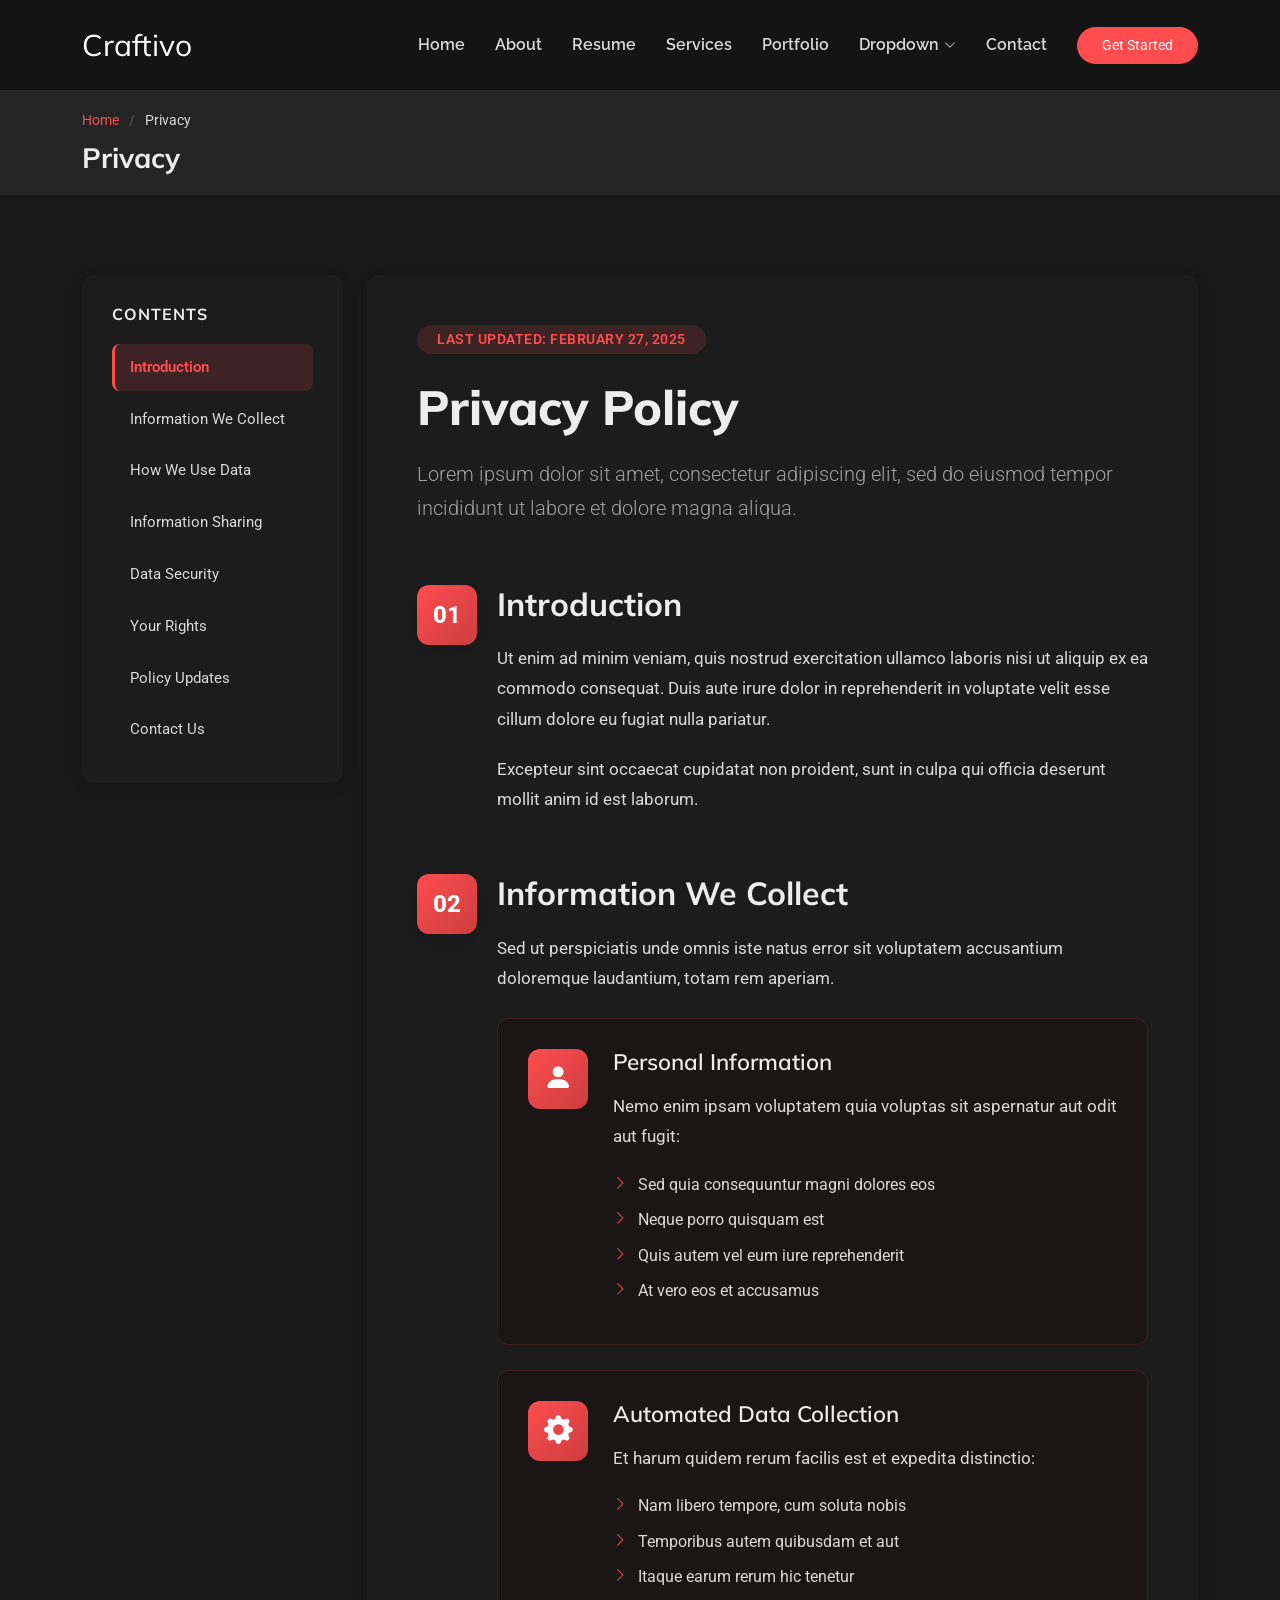
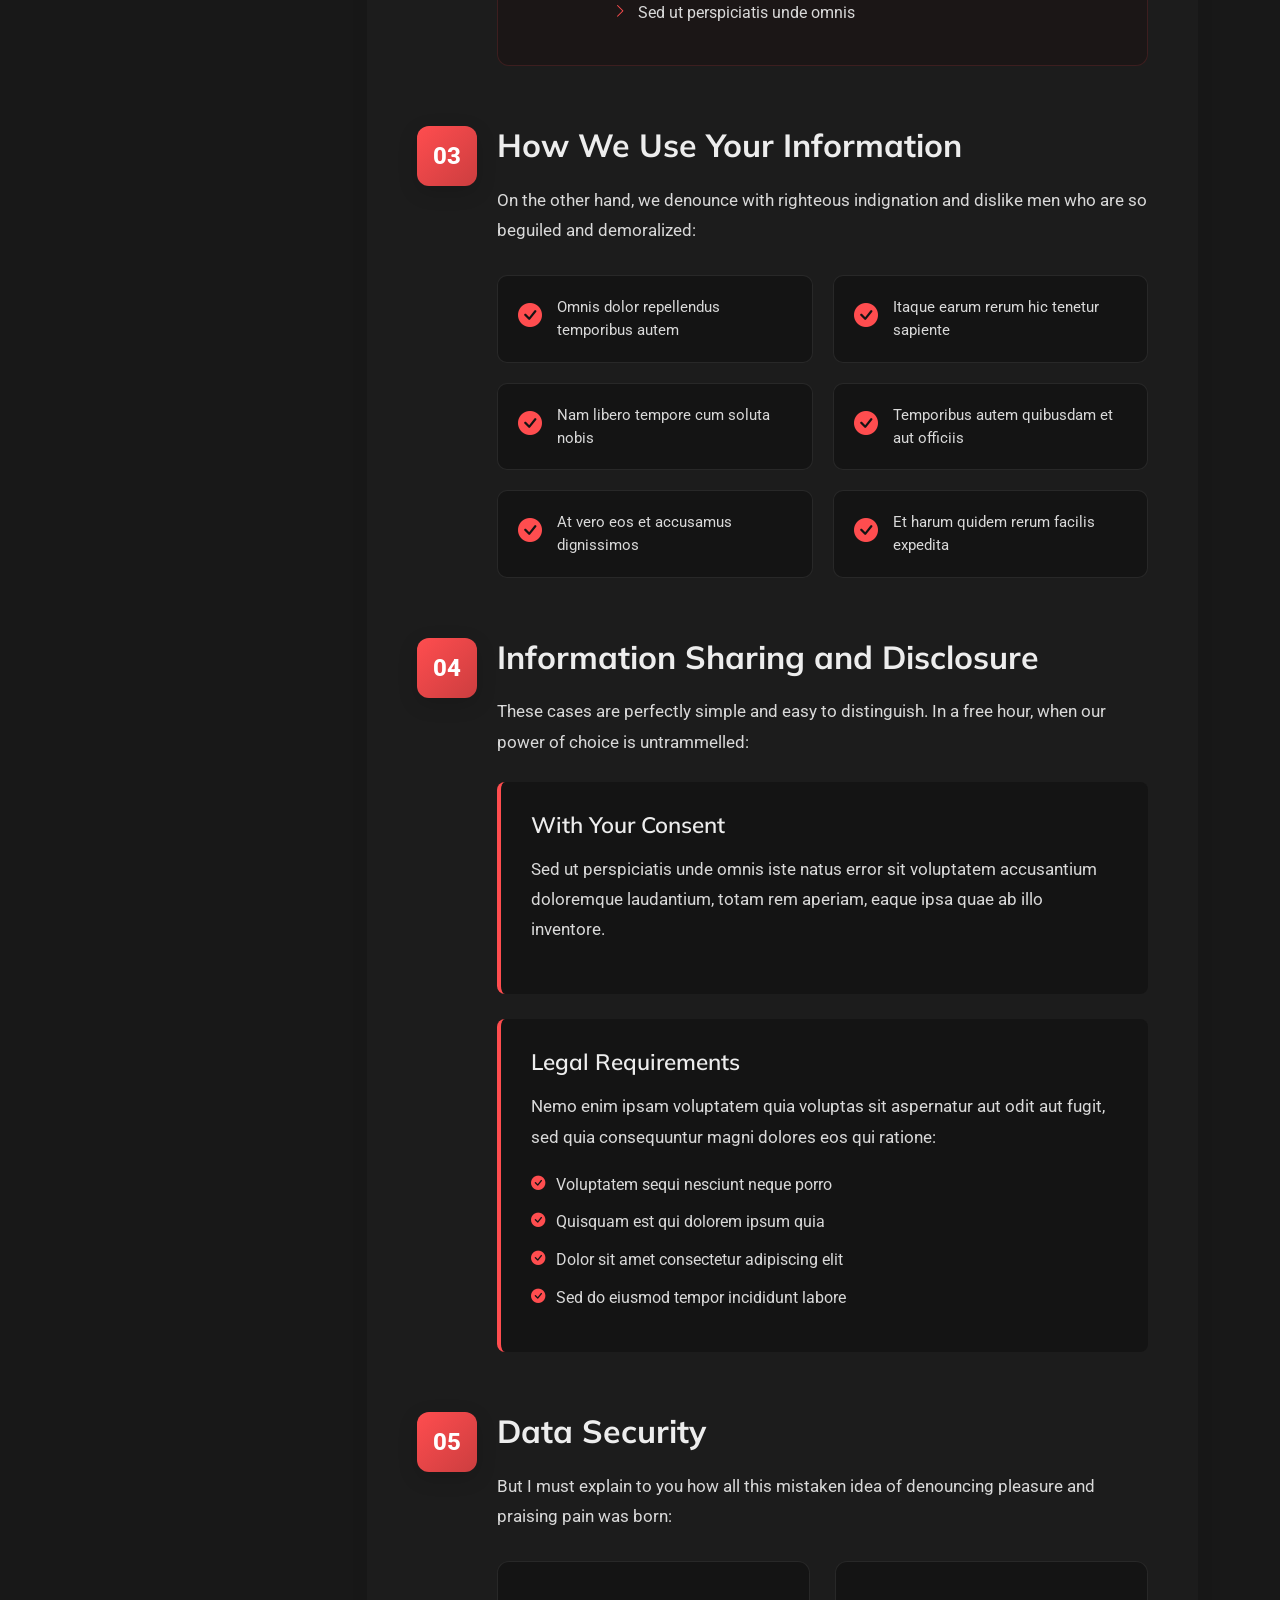
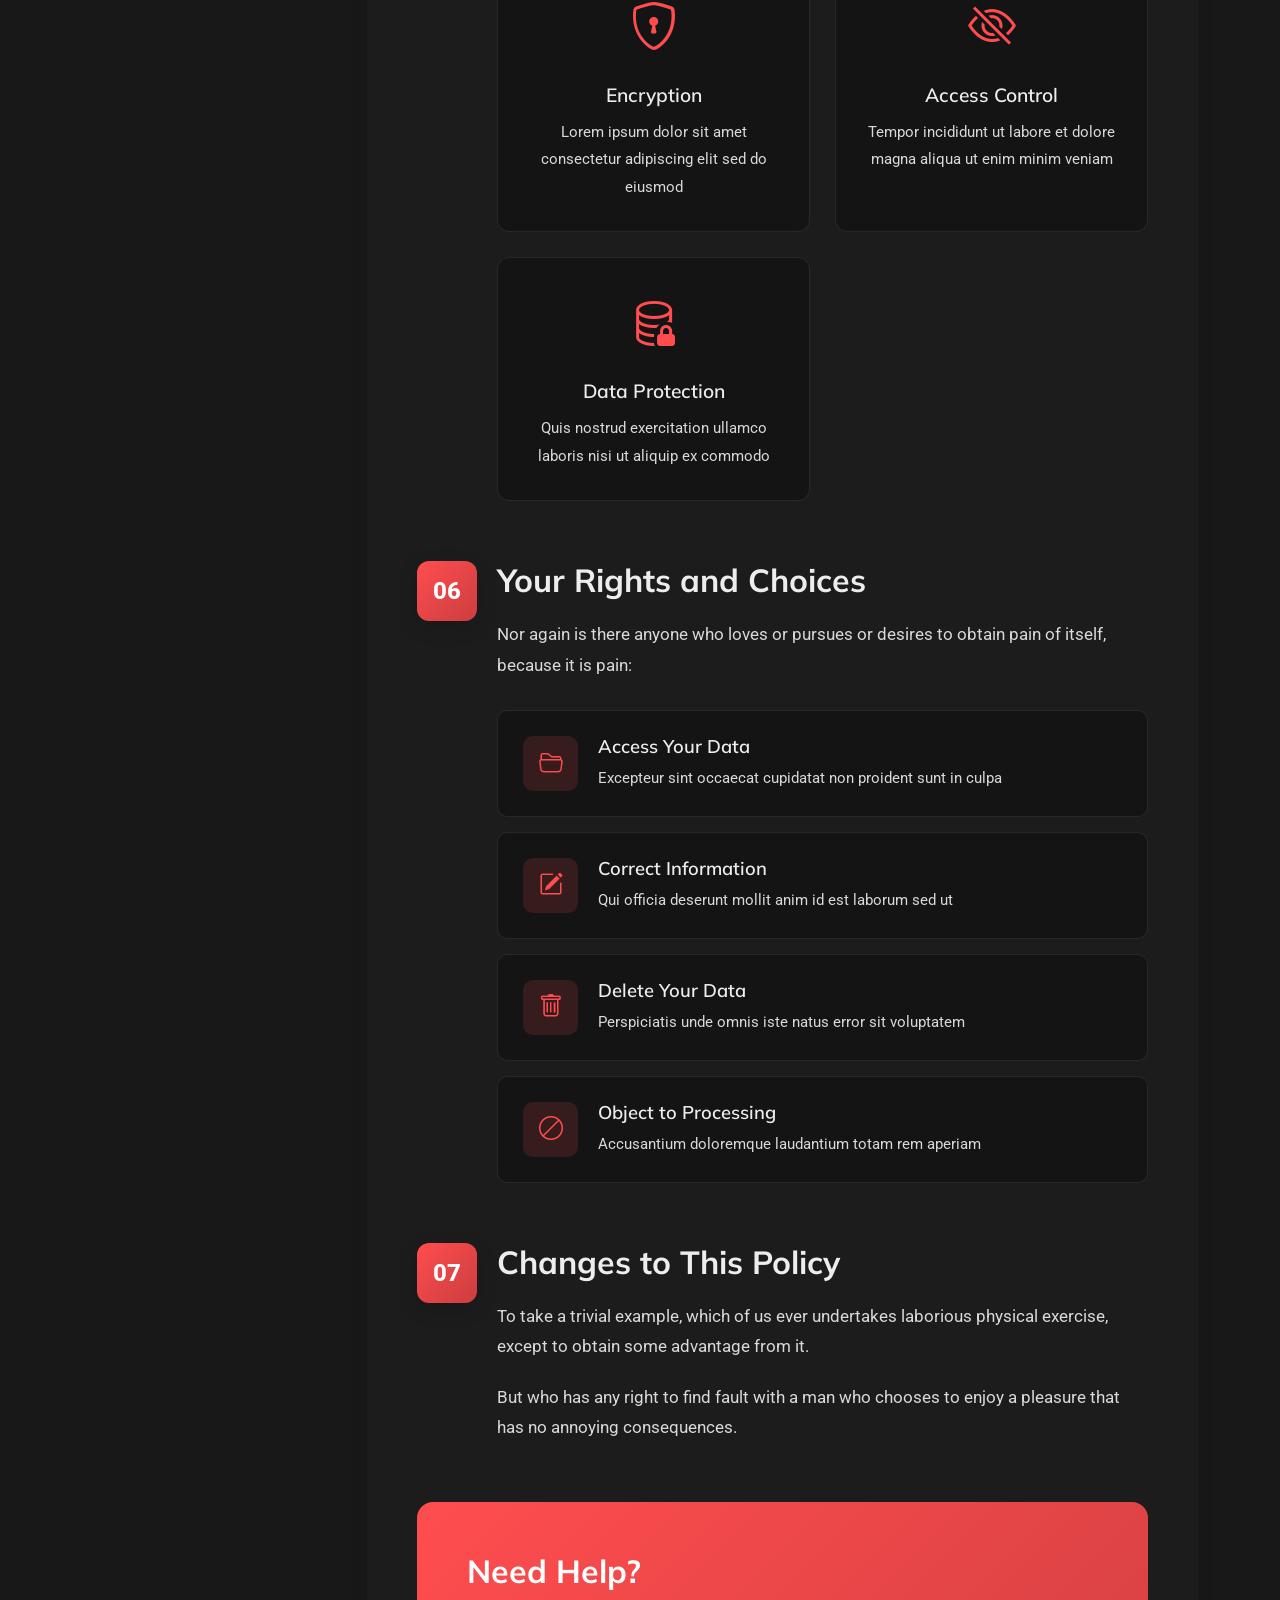
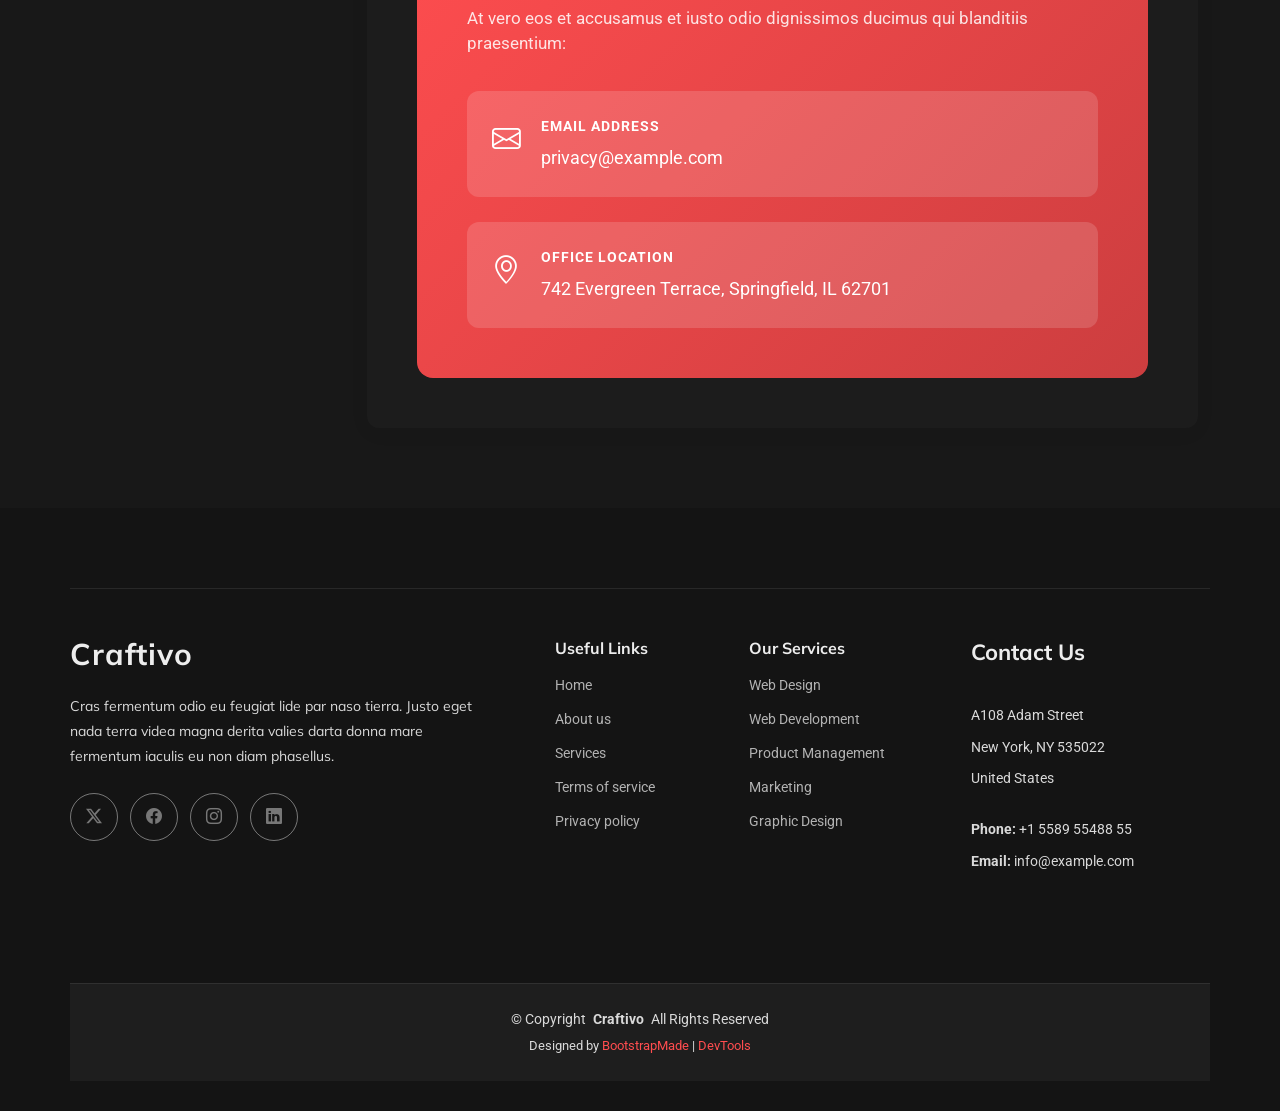
<file: Craftivo/privacy.html>
<!DOCTYPE html>
<html lang="en">

<head>
  <meta charset="utf-8">
  <meta content="width=device-width, initial-scale=1.0" name="viewport">
  <title>Privacy - Craftivo Bootstrap Template</title>
  <meta name="description" content="">
  <meta name="keywords" content="">

  <!-- Favicons -->
  <link href="assets/img/favicon.png" rel="icon">
  <link href="assets/img/apple-touch-icon.png" rel="apple-touch-icon">

  <!-- Fonts -->
  <link href="https://fonts.googleapis.com" rel="preconnect">
  <link href="https://fonts.gstatic.com" rel="preconnect" crossorigin>
  <link href="https://fonts.googleapis.com/css2?family=Roboto:ital,wght@0,100;0,300;0,400;0,500;0,700;0,900;1,100;1,300;1,400;1,500;1,700;1,900&family=Raleway:ital,wght@0,100;0,200;0,300;0,400;0,500;0,600;0,700;0,800;0,900;1,100;1,200;1,300;1,400;1,500;1,600;1,700;1,800;1,900&family=Mulish:ital,wght@0,200;0,300;0,400;0,500;0,600;0,700;0,800;0,900;1,200;1,300;1,400;1,500;1,600;1,700;1,800;1,900&display=swap" rel="stylesheet">

  <!-- Vendor CSS Files -->
  <link href="assets/vendor/bootstrap/css/bootstrap.min.css" rel="stylesheet">
  <link href="assets/vendor/bootstrap-icons/bootstrap-icons.css" rel="stylesheet">
  <link href="assets/vendor/aos/aos.css" rel="stylesheet">
  <link href="assets/vendor/glightbox/css/glightbox.min.css" rel="stylesheet">
  <link href="assets/vendor/swiper/swiper-bundle.min.css" rel="stylesheet">

  <!-- Main CSS File -->
  <link href="assets/css/main.css" rel="stylesheet">

  <!-- =======================================================
  * Template Name: Craftivo
  * Template URL: https://bootstrapmade.com/craftivo-bootstrap-portfolio-template/
  * Updated: Oct 04 2025 with Bootstrap v5.3.8
  * Author: BootstrapMade.com
  * License: https://bootstrapmade.com/license/
  ======================================================== -->
</head>

<body class="privacy-page">

  <header id="header" class="header d-flex align-items-center sticky-top">
    <div class="container-fluid container-xl position-relative d-flex align-items-center">

      <a href="index.html" class="logo d-flex align-items-center me-auto">
        <!-- Uncomment the line below if you also wish to use an image logo -->
        <!-- <img src="assets/img/logo.webp" alt=""> -->
        <h1 class="sitename">Craftivo</h1>
      </a>

      <nav id="navmenu" class="navmenu">
        <ul>
          <li><a href="#hero">Home</a></li>
          <li><a href="#about">About</a></li>
          <li><a href="#resume">Resume</a></li>
          <li><a href="#services">Services</a></li>
          <li><a href="#portfolio">Portfolio</a></li>
          <li class="dropdown"><a href="#"><span>Dropdown</span> <i class="bi bi-chevron-down toggle-dropdown"></i></a>
            <ul>
              <li><a href="#">Dropdown 1</a></li>
              <li class="dropdown"><a href="#"><span>Deep Dropdown</span> <i class="bi bi-chevron-down toggle-dropdown"></i></a>
                <ul>
                  <li><a href="#">Deep Dropdown 1</a></li>
                  <li><a href="#">Deep Dropdown 2</a></li>
                  <li><a href="#">Deep Dropdown 3</a></li>
                  <li><a href="#">Deep Dropdown 4</a></li>
                  <li><a href="#">Deep Dropdown 5</a></li>
                </ul>
              </li>
              <li><a href="#">Dropdown 2</a></li>
              <li><a href="#">Dropdown 3</a></li>
              <li><a href="#">Dropdown 4</a></li>
            </ul>
          </li>
          <li><a href="#contact">Contact</a></li>
        </ul>
        <i class="mobile-nav-toggle d-xl-none bi bi-list"></i>
      </nav>

      <a class="btn-getstarted" href="#about">Get Started</a>

    </div>
  </header>

  <main class="main">

    <!-- Page Title -->
    <div class="page-title light-background">
      <div class="container">
        <nav class="breadcrumbs">
          <ol>
            <li><a href="index.html">Home</a></li>
            <li class="current">Privacy</li>
          </ol>
        </nav>
        <h1>Privacy</h1>
      </div>
    </div><!-- End Page Title -->

    <!-- Privacy Section -->
    <section id="privacy" class="privacy section">

      <div class="container">

        <div class="row">
          <!-- Sidebar Navigation -->
          <div class="col-lg-3">
            <div class="policy-sidebar" data-aos="fade-right">
              <h3>Contents</h3>
              <nav class="policy-nav">
                <a href="#introduction" class="nav-link active">Introduction</a>
                <a href="#information-collect" class="nav-link">Information We Collect</a>
                <a href="#use-information" class="nav-link">How We Use Data</a>
                <a href="#sharing" class="nav-link">Information Sharing</a>
                <a href="#security" class="nav-link">Data Security</a>
                <a href="#rights" class="nav-link">Your Rights</a>
                <a href="#changes" class="nav-link">Policy Updates</a>
                <a href="#contact" class="nav-link">Contact Us</a>
              </nav>
            </div>
          </div>

          <!-- Main Content -->
          <div class="col-lg-9">
            <div class="policy-main">
              <!-- Header -->
              <div class="policy-hero" data-aos="fade-up">
                <div class="badge">Last Updated: February 27, 2025</div>
                <h1>Privacy Policy</h1>
                <p class="lead">Lorem ipsum dolor sit amet, consectetur adipiscing elit, sed do eiusmod tempor incididunt ut labore et dolore magna aliqua.</p>
              </div>

              <!-- Introduction -->
              <div class="policy-section" id="introduction" data-aos="fade-up" data-aos-delay="100">
                <div class="section-number">01</div>
                <h2>Introduction</h2>
                <p>Ut enim ad minim veniam, quis nostrud exercitation ullamco laboris nisi ut aliquip ex ea commodo consequat. Duis aute irure dolor in reprehenderit in voluptate velit esse cillum dolore eu fugiat nulla pariatur.</p>
                <p>Excepteur sint occaecat cupidatat non proident, sunt in culpa qui officia deserunt mollit anim id est laborum.</p>
              </div>

              <!-- Information Collection -->
              <div class="policy-section" id="information-collect" data-aos="fade-up" data-aos-delay="150">
                <div class="section-number">02</div>
                <h2>Information We Collect</h2>
                <p>Sed ut perspiciatis unde omnis iste natus error sit voluptatem accusantium doloremque laudantium, totam rem aperiam.</p>

                <div class="info-card">
                  <div class="card-icon">
                    <i class="bi bi-person-fill"></i>
                  </div>
                  <div class="card-content">
                    <h3>Personal Information</h3>
                    <p>Nemo enim ipsam voluptatem quia voluptas sit aspernatur aut odit aut fugit:</p>
                    <ul>
                      <li>Sed quia consequuntur magni dolores eos</li>
                      <li>Neque porro quisquam est</li>
                      <li>Quis autem vel eum iure reprehenderit</li>
                      <li>At vero eos et accusamus</li>
                    </ul>
                  </div>
                </div>

                <div class="info-card">
                  <div class="card-icon">
                    <i class="bi bi-gear-fill"></i>
                  </div>
                  <div class="card-content">
                    <h3>Automated Data Collection</h3>
                    <p>Et harum quidem rerum facilis est et expedita distinctio:</p>
                    <ul>
                      <li>Nam libero tempore, cum soluta nobis</li>
                      <li>Temporibus autem quibusdam et aut</li>
                      <li>Itaque earum rerum hic tenetur</li>
                      <li>Sed ut perspiciatis unde omnis</li>
                    </ul>
                  </div>
                </div>
              </div>

              <!-- Use of Information -->
              <div class="policy-section" id="use-information" data-aos="fade-up" data-aos-delay="200">
                <div class="section-number">03</div>
                <h2>How We Use Your Information</h2>
                <p>On the other hand, we denounce with righteous indignation and dislike men who are so beguiled and demoralized:</p>
                <div class="usage-grid">
                  <div class="usage-item">
                    <i class="bi bi-check-circle-fill"></i>
                    <span>Omnis dolor repellendus temporibus autem</span>
                  </div>
                  <div class="usage-item">
                    <i class="bi bi-check-circle-fill"></i>
                    <span>Itaque earum rerum hic tenetur sapiente</span>
                  </div>
                  <div class="usage-item">
                    <i class="bi bi-check-circle-fill"></i>
                    <span>Nam libero tempore cum soluta nobis</span>
                  </div>
                  <div class="usage-item">
                    <i class="bi bi-check-circle-fill"></i>
                    <span>Temporibus autem quibusdam et aut officiis</span>
                  </div>
                  <div class="usage-item">
                    <i class="bi bi-check-circle-fill"></i>
                    <span>At vero eos et accusamus dignissimos</span>
                  </div>
                  <div class="usage-item">
                    <i class="bi bi-check-circle-fill"></i>
                    <span>Et harum quidem rerum facilis expedita</span>
                  </div>
                </div>
              </div>

              <!-- Information Sharing -->
              <div class="policy-section" id="sharing" data-aos="fade-up" data-aos-delay="250">
                <div class="section-number">04</div>
                <h2>Information Sharing and Disclosure</h2>
                <p>These cases are perfectly simple and easy to distinguish. In a free hour, when our power of choice is untrammelled:</p>

                <div class="sharing-box">
                  <h3>With Your Consent</h3>
                  <p>Sed ut perspiciatis unde omnis iste natus error sit voluptatem accusantium doloremque laudantium, totam rem aperiam, eaque ipsa quae ab illo inventore.</p>
                </div>

                <div class="sharing-box">
                  <h3>Legal Requirements</h3>
                  <p>Nemo enim ipsam voluptatem quia voluptas sit aspernatur aut odit aut fugit, sed quia consequuntur magni dolores eos qui ratione:</p>
                  <ul>
                    <li>Voluptatem sequi nesciunt neque porro</li>
                    <li>Quisquam est qui dolorem ipsum quia</li>
                    <li>Dolor sit amet consectetur adipiscing elit</li>
                    <li>Sed do eiusmod tempor incididunt labore</li>
                  </ul>
                </div>
              </div>

              <!-- Data Security -->
              <div class="policy-section" id="security" data-aos="fade-up" data-aos-delay="300">
                <div class="section-number">05</div>
                <h2>Data Security</h2>
                <p>But I must explain to you how all this mistaken idea of denouncing pleasure and praising pain was born:</p>
                <div class="security-features">
                  <div class="feature">
                    <i class="bi bi-shield-lock"></i>
                    <h4>Encryption</h4>
                    <p>Lorem ipsum dolor sit amet consectetur adipiscing elit sed do eiusmod</p>
                  </div>
                  <div class="feature">
                    <i class="bi bi-eye-slash"></i>
                    <h4>Access Control</h4>
                    <p>Tempor incididunt ut labore et dolore magna aliqua ut enim minim veniam</p>
                  </div>
                  <div class="feature">
                    <i class="bi bi-database-lock"></i>
                    <h4>Data Protection</h4>
                    <p>Quis nostrud exercitation ullamco laboris nisi ut aliquip ex commodo</p>
                  </div>
                </div>
              </div>

              <!-- Your Rights -->
              <div class="policy-section" id="rights" data-aos="fade-up" data-aos-delay="100">
                <div class="section-number">06</div>
                <h2>Your Rights and Choices</h2>
                <p>Nor again is there anyone who loves or pursues or desires to obtain pain of itself, because it is pain:</p>
                <div class="rights-list">
                  <div class="right-item">
                    <div class="right-icon"><i class="bi bi-folder2-open"></i></div>
                    <div class="right-content">
                      <h4>Access Your Data</h4>
                      <p>Excepteur sint occaecat cupidatat non proident sunt in culpa</p>
                    </div>
                  </div>
                  <div class="right-item">
                    <div class="right-icon"><i class="bi bi-pencil-square"></i></div>
                    <div class="right-content">
                      <h4>Correct Information</h4>
                      <p>Qui officia deserunt mollit anim id est laborum sed ut</p>
                    </div>
                  </div>
                  <div class="right-item">
                    <div class="right-icon"><i class="bi bi-trash"></i></div>
                    <div class="right-content">
                      <h4>Delete Your Data</h4>
                      <p>Perspiciatis unde omnis iste natus error sit voluptatem</p>
                    </div>
                  </div>
                  <div class="right-item">
                    <div class="right-icon"><i class="bi bi-ban"></i></div>
                    <div class="right-content">
                      <h4>Object to Processing</h4>
                      <p>Accusantium doloremque laudantium totam rem aperiam</p>
                    </div>
                  </div>
                </div>
              </div>

              <!-- Policy Updates -->
              <div class="policy-section" id="changes" data-aos="fade-up" data-aos-delay="150">
                <div class="section-number">07</div>
                <h2>Changes to This Policy</h2>
                <p>To take a trivial example, which of us ever undertakes laborious physical exercise, except to obtain some advantage from it.</p>
                <p>But who has any right to find fault with a man who chooses to enjoy a pleasure that has no annoying consequences.</p>
              </div>

              <!-- Contact Section -->
              <div class="policy-contact" id="contact" data-aos="fade-up" data-aos-delay="200">
                <div class="contact-card">
                  <h2>Need Help?</h2>
                  <p>At vero eos et accusamus et iusto odio dignissimos ducimus qui blanditiis praesentium:</p>
                  <div class="contact-info">
                    <div class="info-item">
                      <i class="bi bi-envelope"></i>
                      <div>
                        <strong>Email Address</strong>
                        <span>privacy@example.com</span>
                      </div>
                    </div>
                    <div class="info-item">
                      <i class="bi bi-geo-alt"></i>
                      <div>
                        <strong>Office Location</strong>
                        <span>742 Evergreen Terrace, Springfield, IL 62701</span>
                      </div>
                    </div>
                  </div>
                </div>
              </div>

            </div>
          </div>

        </div>

      </div>

    </section><!-- /Privacy Section -->

  </main>

  <footer id="footer" class="footer">

    <div class="container footer-top">
      <div class="row gy-4">
        <div class="col-lg-5 col-md-12 footer-about">
          <a href="index.html" class="logo d-flex align-items-center">
            <span class="sitename">Craftivo</span>
          </a>
          <p>Cras fermentum odio eu feugiat lide par naso tierra. Justo eget nada terra videa magna derita valies darta donna mare fermentum iaculis eu non diam phasellus.</p>
          <div class="social-links d-flex mt-4">
            <a href=""><i class="bi bi-twitter-x"></i></a>
            <a href=""><i class="bi bi-facebook"></i></a>
            <a href=""><i class="bi bi-instagram"></i></a>
            <a href=""><i class="bi bi-linkedin"></i></a>
          </div>
        </div>

        <div class="col-lg-2 col-6 footer-links">
          <h4>Useful Links</h4>
          <ul>
            <li><a href="#">Home</a></li>
            <li><a href="#">About us</a></li>
            <li><a href="#">Services</a></li>
            <li><a href="#">Terms of service</a></li>
            <li><a href="#">Privacy policy</a></li>
          </ul>
        </div>

        <div class="col-lg-2 col-6 footer-links">
          <h4>Our Services</h4>
          <ul>
            <li><a href="#">Web Design</a></li>
            <li><a href="#">Web Development</a></li>
            <li><a href="#">Product Management</a></li>
            <li><a href="#">Marketing</a></li>
            <li><a href="#">Graphic Design</a></li>
          </ul>
        </div>

        <div class="col-lg-3 col-md-12 footer-contact text-center text-md-start">
          <h4>Contact Us</h4>
          <p>A108 Adam Street</p>
          <p>New York, NY 535022</p>
          <p>United States</p>
          <p class="mt-4"><strong>Phone:</strong> <span>+1 5589 55488 55</span></p>
          <p><strong>Email:</strong> <span>info@example.com</span></p>
        </div>

      </div>
    </div>

    <div class="container copyright text-center mt-4">
      <p>© <span>Copyright</span> <strong class="px-1 sitename">Craftivo</strong> <span>All Rights Reserved</span></p>
      <div class="credits">
        <!-- All the links in the footer should remain intact. -->
        <!-- You can delete the links only if you've purchased the pro version. -->
        <!-- Licensing information: https://bootstrapmade.com/license/ -->
        <!-- Purchase the pro version with working PHP/AJAX contact form: [buy-url] -->
        Designed by <a href="https://bootstrapmade.com/">BootstrapMade</a> | <a href="https://bootstrapmade.com/tools/">DevTools</a>
      </div>
    </div>

  </footer>

  <!-- Scroll Top -->
  <a href="#" id="scroll-top" class="scroll-top d-flex align-items-center justify-content-center"><i class="bi bi-arrow-up-short"></i></a>

  <!-- Preloader -->
  <div id="preloader"></div>

  <!-- Vendor JS Files -->
  <script src="assets/vendor/bootstrap/js/bootstrap.bundle.min.js"></script>
  <script src="assets/vendor/php-email-form/validate.js"></script>
  <script src="assets/vendor/aos/aos.js"></script>
  <script src="assets/vendor/typed.js/typed.umd.js"></script>
  <script src="assets/vendor/waypoints/noframework.waypoints.js"></script>
  <script src="assets/vendor/glightbox/js/glightbox.min.js"></script>
  <script src="assets/vendor/imagesloaded/imagesloaded.pkgd.min.js"></script>
  <script src="assets/vendor/isotope-layout/isotope.pkgd.min.js"></script>
  <script src="assets/vendor/swiper/swiper-bundle.min.js"></script>

  <!-- Main JS File -->
  <script src="assets/js/main.js"></script>

</body>

</html>
</file>
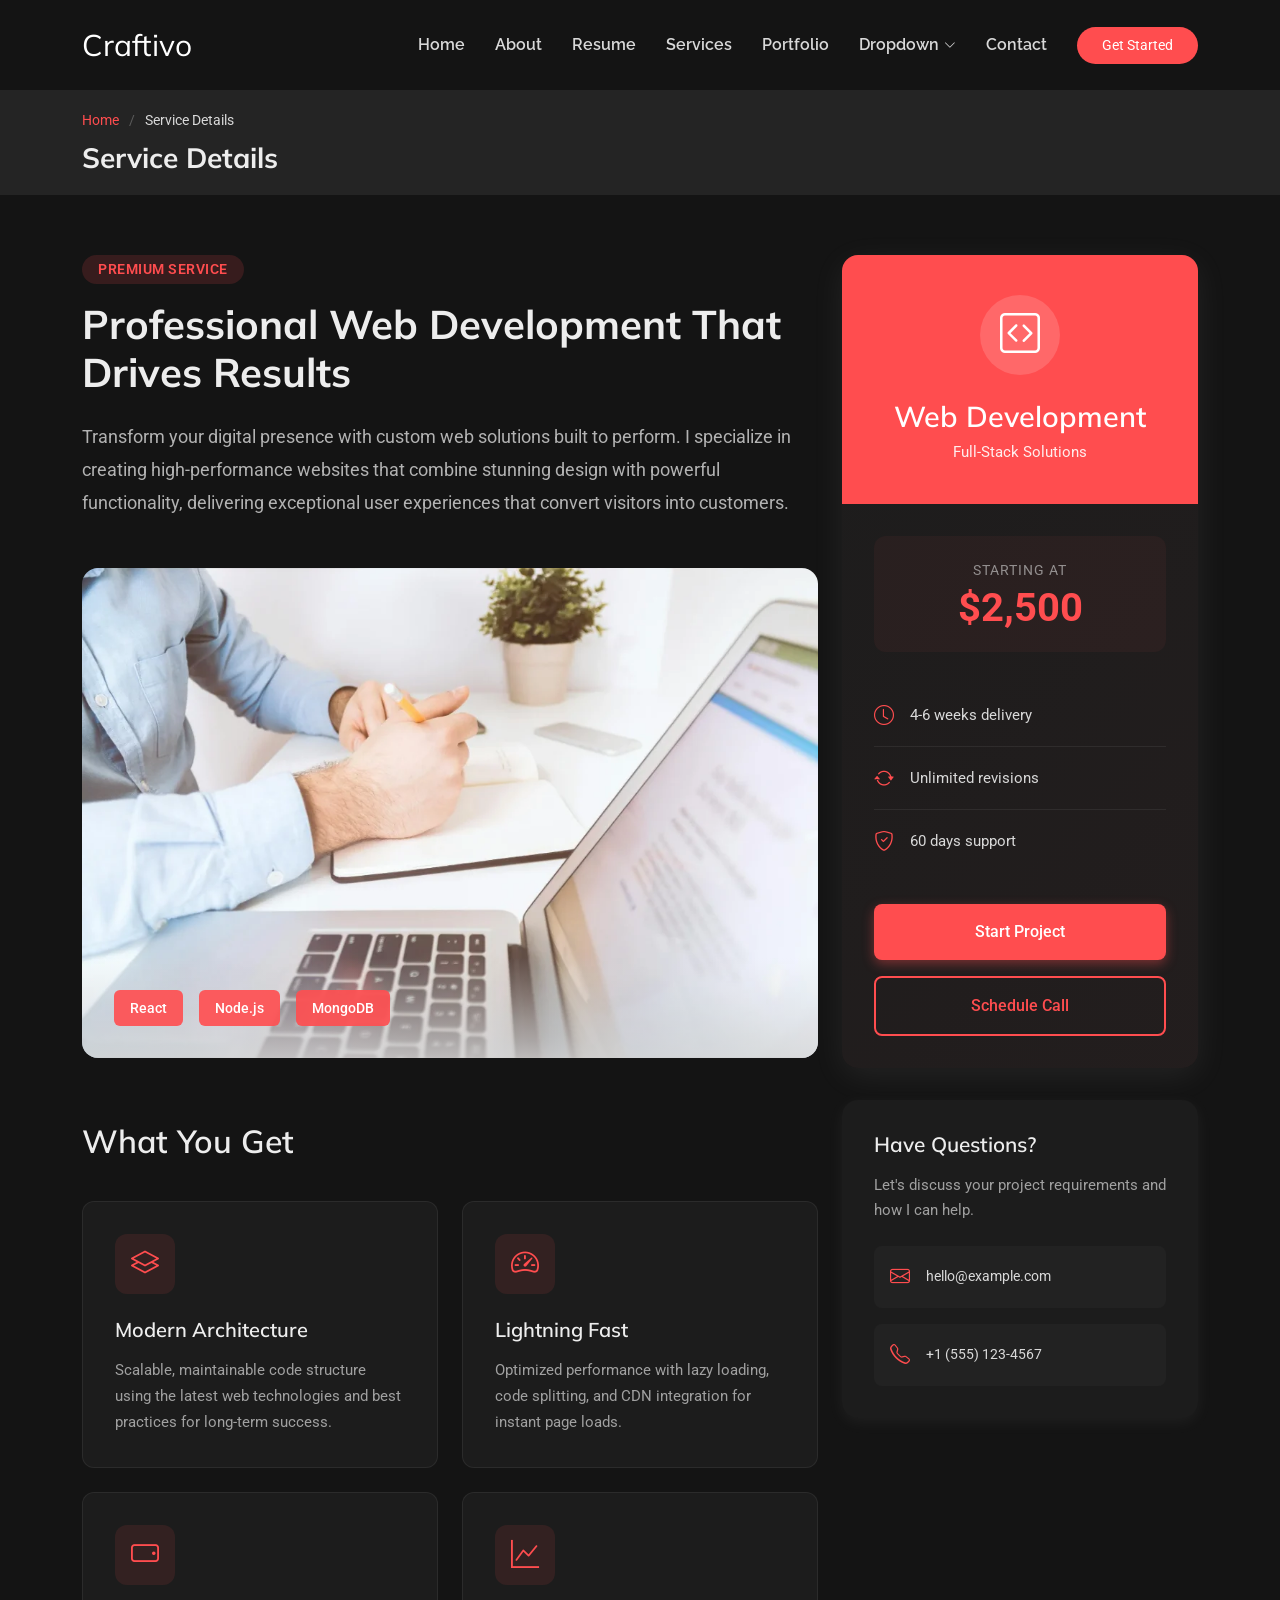
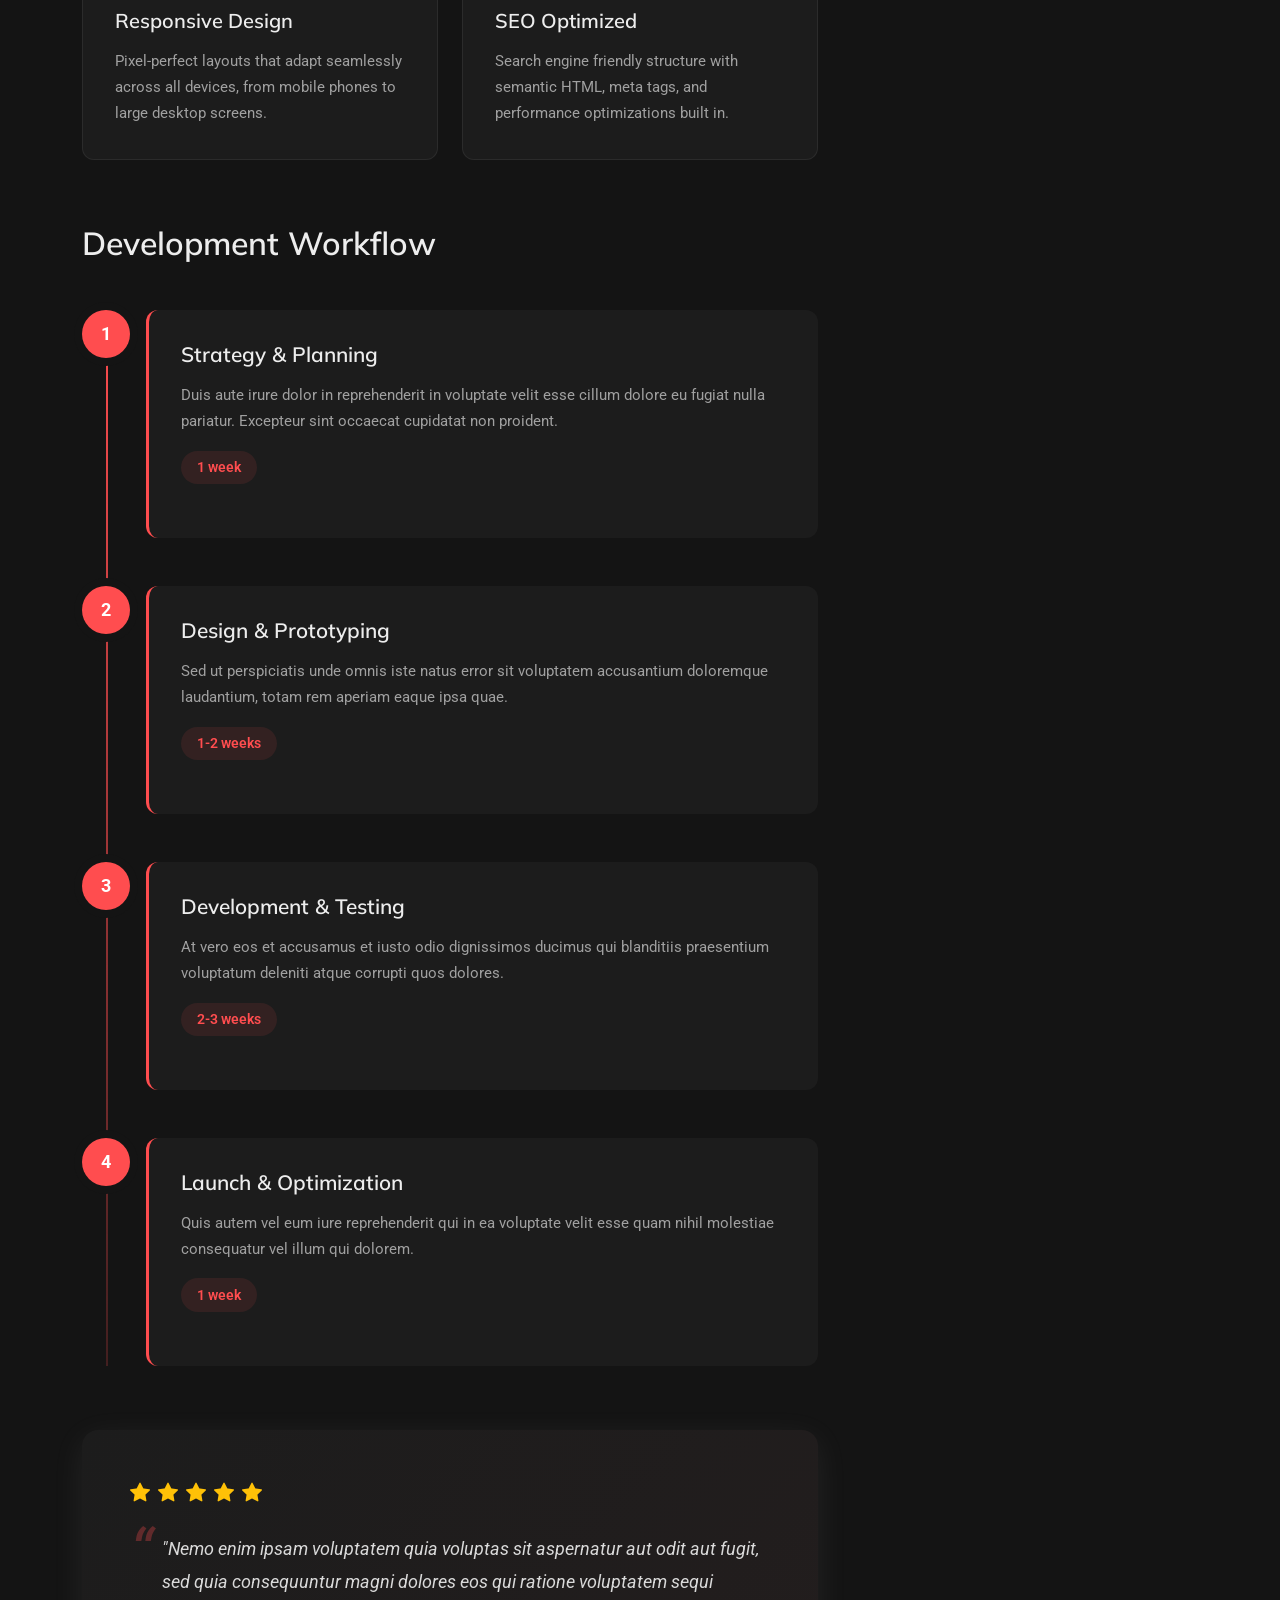
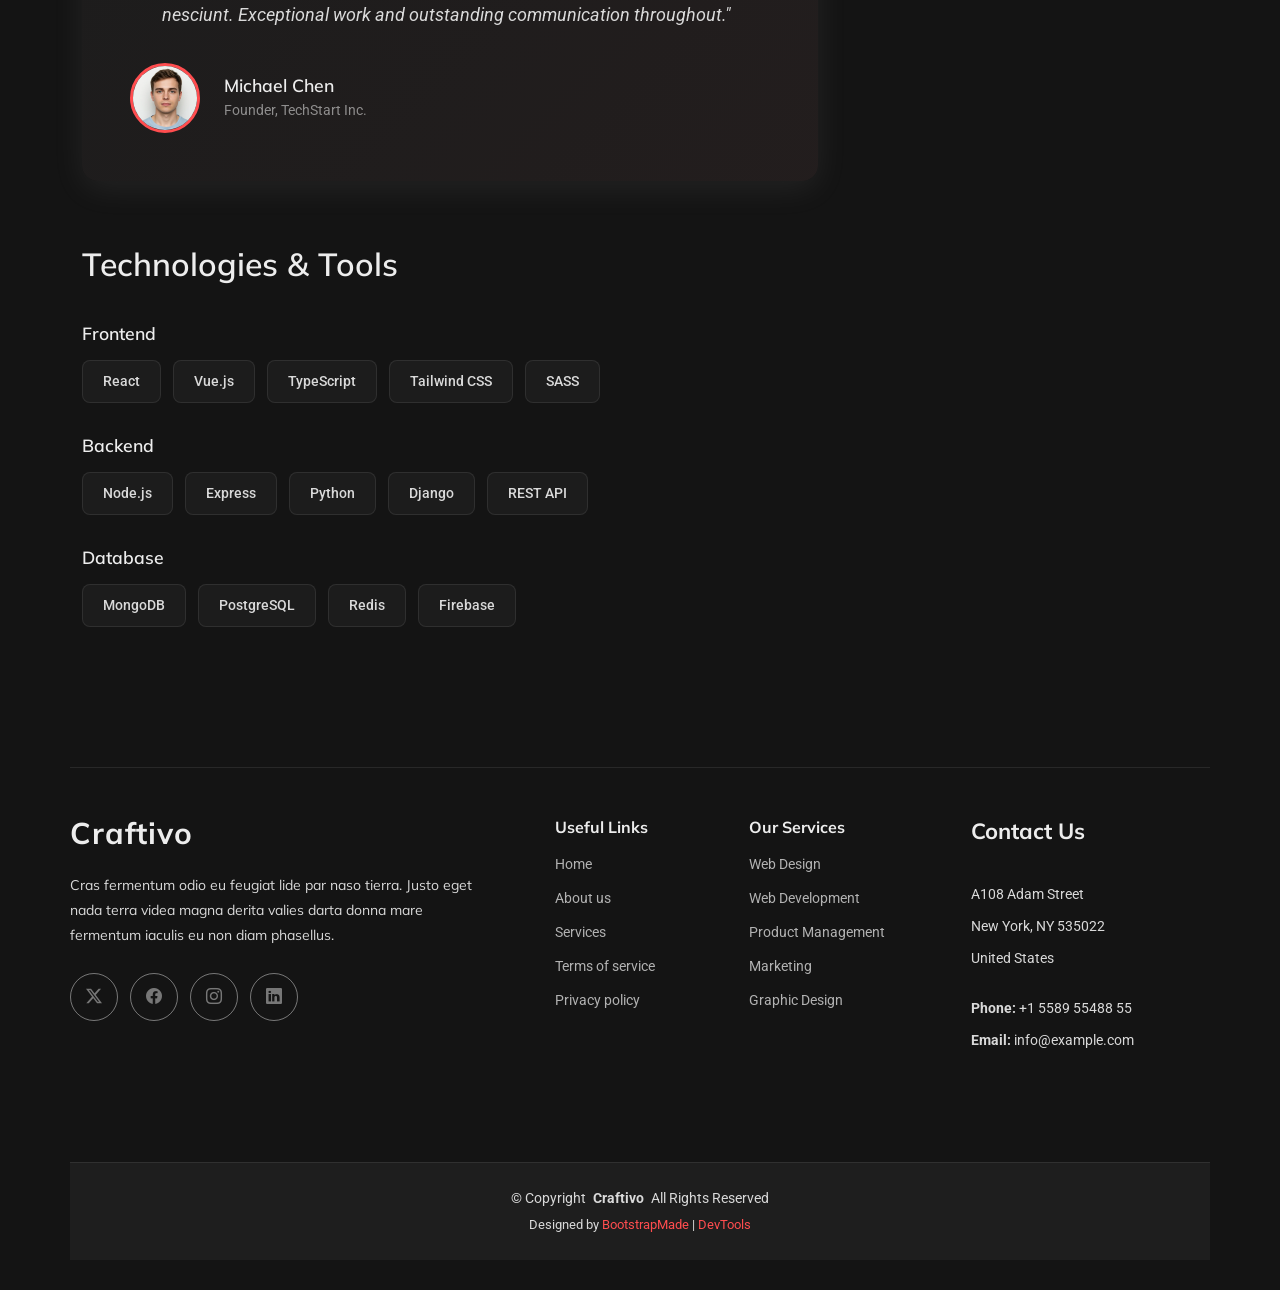
<file: Craftivo/service-details.html>
<!DOCTYPE html>
<html lang="en">

<head>
  <meta charset="utf-8">
  <meta content="width=device-width, initial-scale=1.0" name="viewport">
  <title>Service Details - Craftivo Bootstrap Template</title>
  <meta name="description" content="">
  <meta name="keywords" content="">

  <!-- Favicons -->
  <link href="assets/img/favicon.png" rel="icon">
  <link href="assets/img/apple-touch-icon.png" rel="apple-touch-icon">

  <!-- Fonts -->
  <link href="https://fonts.googleapis.com" rel="preconnect">
  <link href="https://fonts.gstatic.com" rel="preconnect" crossorigin>
  <link href="https://fonts.googleapis.com/css2?family=Roboto:ital,wght@0,100;0,300;0,400;0,500;0,700;0,900;1,100;1,300;1,400;1,500;1,700;1,900&family=Raleway:ital,wght@0,100;0,200;0,300;0,400;0,500;0,600;0,700;0,800;0,900;1,100;1,200;1,300;1,400;1,500;1,600;1,700;1,800;1,900&family=Mulish:ital,wght@0,200;0,300;0,400;0,500;0,600;0,700;0,800;0,900;1,200;1,300;1,400;1,500;1,600;1,700;1,800;1,900&display=swap" rel="stylesheet">

  <!-- Vendor CSS Files -->
  <link href="assets/vendor/bootstrap/css/bootstrap.min.css" rel="stylesheet">
  <link href="assets/vendor/bootstrap-icons/bootstrap-icons.css" rel="stylesheet">
  <link href="assets/vendor/aos/aos.css" rel="stylesheet">
  <link href="assets/vendor/glightbox/css/glightbox.min.css" rel="stylesheet">
  <link href="assets/vendor/swiper/swiper-bundle.min.css" rel="stylesheet">

  <!-- Main CSS File -->
  <link href="assets/css/main.css" rel="stylesheet">

  <!-- =======================================================
  * Template Name: Craftivo
  * Template URL: https://bootstrapmade.com/craftivo-bootstrap-portfolio-template/
  * Updated: Oct 04 2025 with Bootstrap v5.3.8
  * Author: BootstrapMade.com
  * License: https://bootstrapmade.com/license/
  ======================================================== -->
</head>

<body class="service-details-page">

  <header id="header" class="header d-flex align-items-center sticky-top">
    <div class="container-fluid container-xl position-relative d-flex align-items-center">

      <a href="index.html" class="logo d-flex align-items-center me-auto">
        <!-- Uncomment the line below if you also wish to use an image logo -->
        <!-- <img src="assets/img/logo.webp" alt=""> -->
        <h1 class="sitename">Craftivo</h1>
      </a>

      <nav id="navmenu" class="navmenu">
        <ul>
          <li><a href="#hero">Home</a></li>
          <li><a href="#about">About</a></li>
          <li><a href="#resume">Resume</a></li>
          <li><a href="#services">Services</a></li>
          <li><a href="#portfolio">Portfolio</a></li>
          <li class="dropdown"><a href="#"><span>Dropdown</span> <i class="bi bi-chevron-down toggle-dropdown"></i></a>
            <ul>
              <li><a href="#">Dropdown 1</a></li>
              <li class="dropdown"><a href="#"><span>Deep Dropdown</span> <i class="bi bi-chevron-down toggle-dropdown"></i></a>
                <ul>
                  <li><a href="#">Deep Dropdown 1</a></li>
                  <li><a href="#">Deep Dropdown 2</a></li>
                  <li><a href="#">Deep Dropdown 3</a></li>
                  <li><a href="#">Deep Dropdown 4</a></li>
                  <li><a href="#">Deep Dropdown 5</a></li>
                </ul>
              </li>
              <li><a href="#">Dropdown 2</a></li>
              <li><a href="#">Dropdown 3</a></li>
              <li><a href="#">Dropdown 4</a></li>
            </ul>
          </li>
          <li><a href="#contact">Contact</a></li>
        </ul>
        <i class="mobile-nav-toggle d-xl-none bi bi-list"></i>
      </nav>

      <a class="btn-getstarted" href="#about">Get Started</a>

    </div>
  </header>

  <main class="main">

    <!-- Page Title -->
    <div class="page-title light-background">
      <div class="container">
        <nav class="breadcrumbs">
          <ol>
            <li><a href="index.html">Home</a></li>
            <li class="current">Service Details</li>
          </ol>
        </nav>
        <h1>Service Details</h1>
      </div>
    </div><!-- End Page Title -->

    <!-- Service Details Section -->
    <section id="service-details" class="service-details section">

      <div class="container" data-aos="fade-up" data-aos-delay="100">

        <div class="row">

          <div class="col-lg-4 order-lg-2">

            <div class="sticky-sidebar">

              <div class="service-card" data-aos="fade-left" data-aos-delay="200">
                <div class="card-header">
                  <div class="service-icon">
                    <i class="bi bi-code-square"></i>
                  </div>
                  <h3>Web Development</h3>
                  <p class="service-tagline">Full-Stack Solutions</p>
                </div>
                <div class="card-body">
                  <div class="price-tag">
                    <span class="label">Starting at</span>
                    <span class="price">$2,500</span>
                  </div>
                  <ul class="quick-info">
                    <li>
                      <i class="bi bi-clock"></i>
                      <span>4-6 weeks delivery</span>
                    </li>
                    <li>
                      <i class="bi bi-arrow-repeat"></i>
                      <span>Unlimited revisions</span>
                    </li>
                    <li>
                      <i class="bi bi-shield-check"></i>
                      <span>60 days support</span>
                    </li>
                  </ul>
                  <div class="cta-buttons">
                    <a href="#" class="btn-primary">Start Project</a>
                    <a href="#" class="btn-secondary">Schedule Call</a>
                  </div>
                </div>
              </div>

              <div class="contact-card" data-aos="fade-left" data-aos-delay="300">
                <h4>Have Questions?</h4>
                <p>Let's discuss your project requirements and how I can help.</p>
                <div class="contact-methods">
                  <a href="mailto:hello@example.com" class="contact-item">
                    <i class="bi bi-envelope"></i>
                    <span>hello@example.com</span>
                  </a>
                  <a href="tel:+15551234567" class="contact-item">
                    <i class="bi bi-telephone"></i>
                    <span>+1 (555) 123-4567</span>
                  </a>
                </div>
              </div>

            </div>

          </div>

          <div class="col-lg-8 order-lg-1">

            <div class="service-overview" data-aos="fade-up" data-aos-delay="200">
              <div class="overview-header">
                <span class="badge">Premium Service</span>
                <h2>Professional Web Development That Drives Results</h2>
              </div>
              <p class="lead-text">Transform your digital presence with custom web solutions built to perform. I specialize in creating high-performance websites that combine stunning design with powerful functionality, delivering exceptional user experiences that convert visitors into customers.</p>
            </div>

            <div class="service-image-showcase" data-aos="zoom-in" data-aos-delay="300">
              <img src="assets/img/services/services-1.webp" alt="Web Development" class="img-fluid main-image">
              <div class="image-overlay">
                <div class="tech-stack">
                  <span class="tech-item">React</span>
                  <span class="tech-item">Node.js</span>
                  <span class="tech-item">MongoDB</span>
                </div>
              </div>
            </div>

            <div class="features-grid" data-aos="fade-up" data-aos-delay="400">
              <h3 class="section-heading">What You Get</h3>
              <div class="row g-4">
                <div class="col-md-6">
                  <div class="feature-box">
                    <div class="icon-wrapper">
                      <i class="bi bi-layers"></i>
                    </div>
                    <h4>Modern Architecture</h4>
                    <p>Scalable, maintainable code structure using the latest web technologies and best practices for long-term success.</p>
                  </div>
                </div>
                <div class="col-md-6">
                  <div class="feature-box">
                    <div class="icon-wrapper">
                      <i class="bi bi-speedometer2"></i>
                    </div>
                    <h4>Lightning Fast</h4>
                    <p>Optimized performance with lazy loading, code splitting, and CDN integration for instant page loads.</p>
                  </div>
                </div>
                <div class="col-md-6">
                  <div class="feature-box">
                    <div class="icon-wrapper">
                      <i class="bi bi-phone-landscape"></i>
                    </div>
                    <h4>Responsive Design</h4>
                    <p>Pixel-perfect layouts that adapt seamlessly across all devices, from mobile phones to large desktop screens.</p>
                  </div>
                </div>
                <div class="col-md-6">
                  <div class="feature-box">
                    <div class="icon-wrapper">
                      <i class="bi bi-graph-up"></i>
                    </div>
                    <h4>SEO Optimized</h4>
                    <p>Search engine friendly structure with semantic HTML, meta tags, and performance optimizations built in.</p>
                  </div>
                </div>
              </div>
            </div>

            <div class="workflow-section" data-aos="fade-up" data-aos-delay="500">
              <h3 class="section-heading">Development Workflow</h3>
              <div class="timeline">
                <div class="timeline-item">
                  <div class="timeline-marker">1</div>
                  <div class="timeline-content">
                    <h4>Strategy &amp; Planning</h4>
                    <p>Duis aute irure dolor in reprehenderit in voluptate velit esse cillum dolore eu fugiat nulla pariatur. Excepteur sint occaecat cupidatat non proident.</p>
                    <span class="duration">1 week</span>
                  </div>
                </div>
                <div class="timeline-item">
                  <div class="timeline-marker">2</div>
                  <div class="timeline-content">
                    <h4>Design &amp; Prototyping</h4>
                    <p>Sed ut perspiciatis unde omnis iste natus error sit voluptatem accusantium doloremque laudantium, totam rem aperiam eaque ipsa quae.</p>
                    <span class="duration">1-2 weeks</span>
                  </div>
                </div>
                <div class="timeline-item">
                  <div class="timeline-marker">3</div>
                  <div class="timeline-content">
                    <h4>Development &amp; Testing</h4>
                    <p>At vero eos et accusamus et iusto odio dignissimos ducimus qui blanditiis praesentium voluptatum deleniti atque corrupti quos dolores.</p>
                    <span class="duration">2-3 weeks</span>
                  </div>
                </div>
                <div class="timeline-item">
                  <div class="timeline-marker">4</div>
                  <div class="timeline-content">
                    <h4>Launch &amp; Optimization</h4>
                    <p>Quis autem vel eum iure reprehenderit qui in ea voluptate velit esse quam nihil molestiae consequatur vel illum qui dolorem.</p>
                    <span class="duration">1 week</span>
                  </div>
                </div>
              </div>
            </div>

            <div class="testimonial-section" data-aos="fade-up" data-aos-delay="600">
              <div class="testimonial-card">
                <div class="stars">
                  <i class="bi bi-star-fill"></i>
                  <i class="bi bi-star-fill"></i>
                  <i class="bi bi-star-fill"></i>
                  <i class="bi bi-star-fill"></i>
                  <i class="bi bi-star-fill"></i>
                </div>
                <blockquote>
                  "Nemo enim ipsam voluptatem quia voluptas sit aspernatur aut odit aut fugit, sed quia consequuntur magni dolores eos qui ratione voluptatem sequi nesciunt. Exceptional work and outstanding communication throughout."
                </blockquote>
                <div class="client-info">
                  <img src="assets/img/person/person-m-5.webp" alt="Michael Chen" class="client-avatar">
                  <div class="client-details">
                    <h5>Michael Chen</h5>
                    <p>Founder, TechStart Inc.</p>
                  </div>
                </div>
              </div>
            </div>

            <div class="tech-details" data-aos="fade-up" data-aos-delay="700">
              <h3 class="section-heading">Technologies &amp; Tools</h3>
              <div class="tech-categories">
                <div class="tech-category">
                  <h5>Frontend</h5>
                  <div class="tech-tags">
                    <span>React</span>
                    <span>Vue.js</span>
                    <span>TypeScript</span>
                    <span>Tailwind CSS</span>
                    <span>SASS</span>
                  </div>
                </div>
                <div class="tech-category">
                  <h5>Backend</h5>
                  <div class="tech-tags">
                    <span>Node.js</span>
                    <span>Express</span>
                    <span>Python</span>
                    <span>Django</span>
                    <span>REST API</span>
                  </div>
                </div>
                <div class="tech-category">
                  <h5>Database</h5>
                  <div class="tech-tags">
                    <span>MongoDB</span>
                    <span>PostgreSQL</span>
                    <span>Redis</span>
                    <span>Firebase</span>
                  </div>
                </div>
              </div>
            </div>

          </div>

        </div>

      </div>

    </section><!-- /Service Details Section -->

  </main>

  <footer id="footer" class="footer">

    <div class="container footer-top">
      <div class="row gy-4">
        <div class="col-lg-5 col-md-12 footer-about">
          <a href="index.html" class="logo d-flex align-items-center">
            <span class="sitename">Craftivo</span>
          </a>
          <p>Cras fermentum odio eu feugiat lide par naso tierra. Justo eget nada terra videa magna derita valies darta donna mare fermentum iaculis eu non diam phasellus.</p>
          <div class="social-links d-flex mt-4">
            <a href=""><i class="bi bi-twitter-x"></i></a>
            <a href=""><i class="bi bi-facebook"></i></a>
            <a href=""><i class="bi bi-instagram"></i></a>
            <a href=""><i class="bi bi-linkedin"></i></a>
          </div>
        </div>

        <div class="col-lg-2 col-6 footer-links">
          <h4>Useful Links</h4>
          <ul>
            <li><a href="#">Home</a></li>
            <li><a href="#">About us</a></li>
            <li><a href="#">Services</a></li>
            <li><a href="#">Terms of service</a></li>
            <li><a href="#">Privacy policy</a></li>
          </ul>
        </div>

        <div class="col-lg-2 col-6 footer-links">
          <h4>Our Services</h4>
          <ul>
            <li><a href="#">Web Design</a></li>
            <li><a href="#">Web Development</a></li>
            <li><a href="#">Product Management</a></li>
            <li><a href="#">Marketing</a></li>
            <li><a href="#">Graphic Design</a></li>
          </ul>
        </div>

        <div class="col-lg-3 col-md-12 footer-contact text-center text-md-start">
          <h4>Contact Us</h4>
          <p>A108 Adam Street</p>
          <p>New York, NY 535022</p>
          <p>United States</p>
          <p class="mt-4"><strong>Phone:</strong> <span>+1 5589 55488 55</span></p>
          <p><strong>Email:</strong> <span>info@example.com</span></p>
        </div>

      </div>
    </div>

    <div class="container copyright text-center mt-4">
      <p>© <span>Copyright</span> <strong class="px-1 sitename">Craftivo</strong> <span>All Rights Reserved</span></p>
      <div class="credits">
        <!-- All the links in the footer should remain intact. -->
        <!-- You can delete the links only if you've purchased the pro version. -->
        <!-- Licensing information: https://bootstrapmade.com/license/ -->
        <!-- Purchase the pro version with working PHP/AJAX contact form: [buy-url] -->
        Designed by <a href="https://bootstrapmade.com/">BootstrapMade</a> | <a href="https://bootstrapmade.com/tools/">DevTools</a>
      </div>
    </div>

  </footer>

  <!-- Scroll Top -->
  <a href="#" id="scroll-top" class="scroll-top d-flex align-items-center justify-content-center"><i class="bi bi-arrow-up-short"></i></a>

  <!-- Preloader -->
  <div id="preloader"></div>

  <!-- Vendor JS Files -->
  <script src="assets/vendor/bootstrap/js/bootstrap.bundle.min.js"></script>
  <script src="assets/vendor/php-email-form/validate.js"></script>
  <script src="assets/vendor/aos/aos.js"></script>
  <script src="assets/vendor/typed.js/typed.umd.js"></script>
  <script src="assets/vendor/waypoints/noframework.waypoints.js"></script>
  <script src="assets/vendor/glightbox/js/glightbox.min.js"></script>
  <script src="assets/vendor/imagesloaded/imagesloaded.pkgd.min.js"></script>
  <script src="assets/vendor/isotope-layout/isotope.pkgd.min.js"></script>
  <script src="assets/vendor/swiper/swiper-bundle.min.js"></script>

  <!-- Main JS File -->
  <script src="assets/js/main.js"></script>

</body>

</html>
</file>
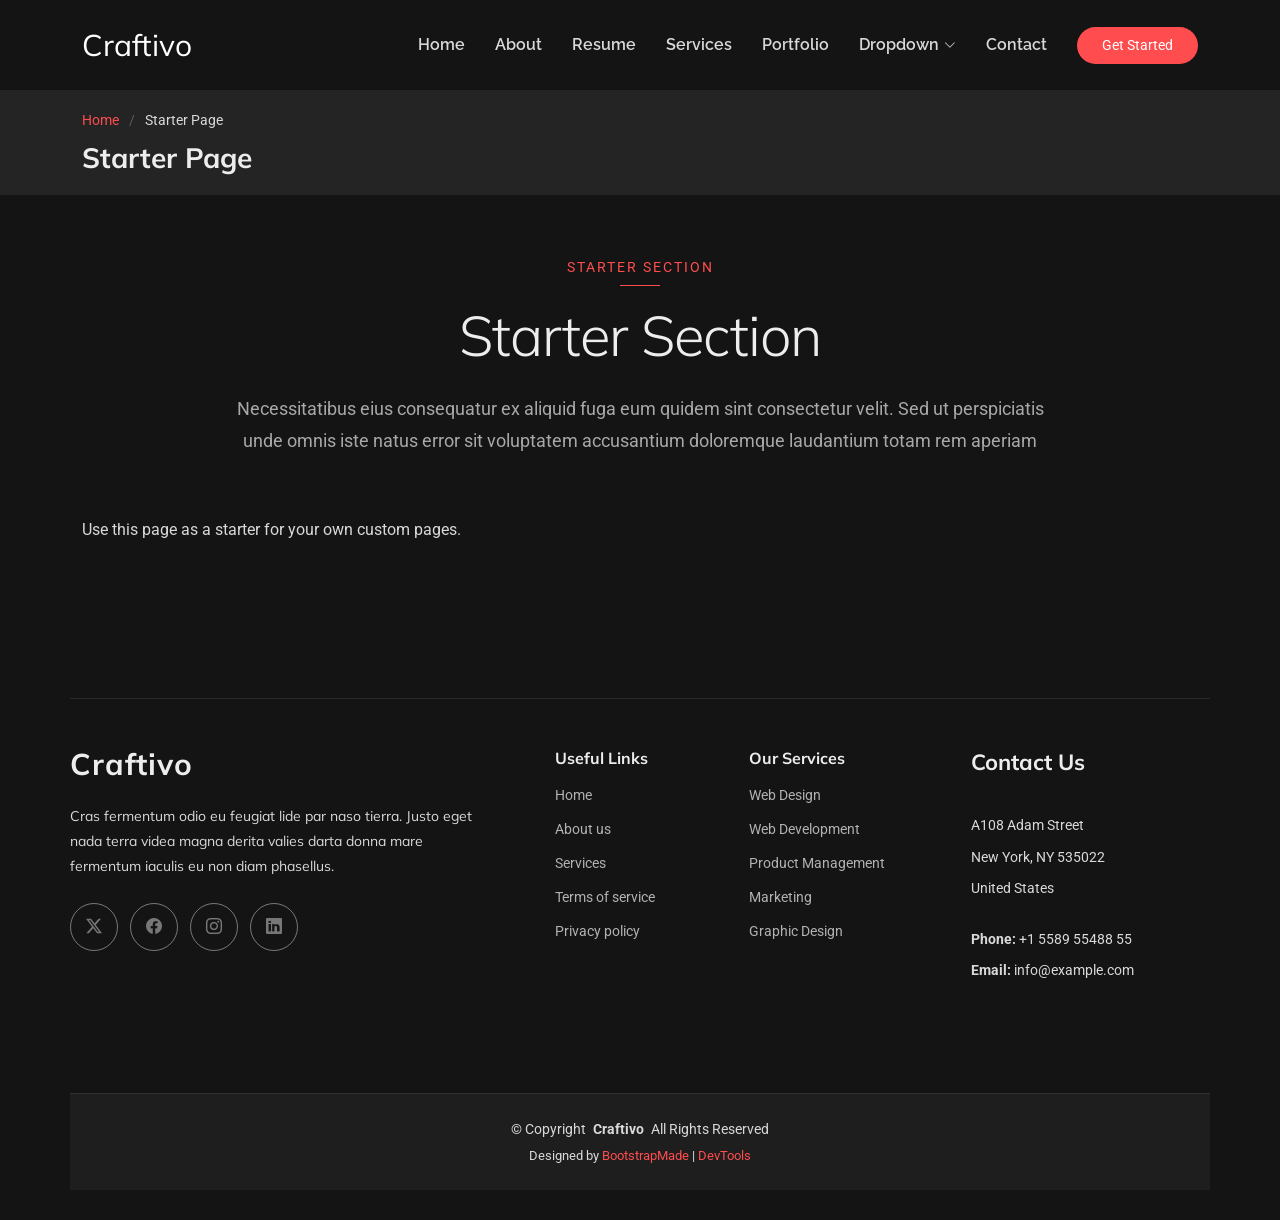
<file: Craftivo/starter-page.html>
<!DOCTYPE html>
<html lang="en">

<head>
  <meta charset="utf-8">
  <meta content="width=device-width, initial-scale=1.0" name="viewport">
  <title>Starter Page - Craftivo Bootstrap Template</title>
  <meta name="description" content="">
  <meta name="keywords" content="">

  <!-- Favicons -->
  <link href="assets/img/favicon.png" rel="icon">
  <link href="assets/img/apple-touch-icon.png" rel="apple-touch-icon">

  <!-- Fonts -->
  <link href="https://fonts.googleapis.com" rel="preconnect">
  <link href="https://fonts.gstatic.com" rel="preconnect" crossorigin>
  <link href="https://fonts.googleapis.com/css2?family=Roboto:ital,wght@0,100;0,300;0,400;0,500;0,700;0,900;1,100;1,300;1,400;1,500;1,700;1,900&family=Raleway:ital,wght@0,100;0,200;0,300;0,400;0,500;0,600;0,700;0,800;0,900;1,100;1,200;1,300;1,400;1,500;1,600;1,700;1,800;1,900&family=Mulish:ital,wght@0,200;0,300;0,400;0,500;0,600;0,700;0,800;0,900;1,200;1,300;1,400;1,500;1,600;1,700;1,800;1,900&display=swap" rel="stylesheet">

  <!-- Vendor CSS Files -->
  <link href="assets/vendor/bootstrap/css/bootstrap.min.css" rel="stylesheet">
  <link href="assets/vendor/bootstrap-icons/bootstrap-icons.css" rel="stylesheet">
  <link href="assets/vendor/aos/aos.css" rel="stylesheet">
  <link href="assets/vendor/glightbox/css/glightbox.min.css" rel="stylesheet">
  <link href="assets/vendor/swiper/swiper-bundle.min.css" rel="stylesheet">

  <!-- Main CSS File -->
  <link href="assets/css/main.css" rel="stylesheet">

  <!-- =======================================================
  * Template Name: Craftivo
  * Template URL: https://bootstrapmade.com/craftivo-bootstrap-portfolio-template/
  * Updated: Oct 04 2025 with Bootstrap v5.3.8
  * Author: BootstrapMade.com
  * License: https://bootstrapmade.com/license/
  ======================================================== -->
</head>

<body class="starter-page-page">

  <header id="header" class="header d-flex align-items-center sticky-top">
    <div class="container-fluid container-xl position-relative d-flex align-items-center">

      <a href="index.html" class="logo d-flex align-items-center me-auto">
        <!-- Uncomment the line below if you also wish to use an image logo -->
        <!-- <img src="assets/img/logo.webp" alt=""> -->
        <h1 class="sitename">Craftivo</h1>
      </a>

      <nav id="navmenu" class="navmenu">
        <ul>
          <li><a href="#hero">Home</a></li>
          <li><a href="#about">About</a></li>
          <li><a href="#resume">Resume</a></li>
          <li><a href="#services">Services</a></li>
          <li><a href="#portfolio">Portfolio</a></li>
          <li class="dropdown"><a href="#"><span>Dropdown</span> <i class="bi bi-chevron-down toggle-dropdown"></i></a>
            <ul>
              <li><a href="#">Dropdown 1</a></li>
              <li class="dropdown"><a href="#"><span>Deep Dropdown</span> <i class="bi bi-chevron-down toggle-dropdown"></i></a>
                <ul>
                  <li><a href="#">Deep Dropdown 1</a></li>
                  <li><a href="#">Deep Dropdown 2</a></li>
                  <li><a href="#">Deep Dropdown 3</a></li>
                  <li><a href="#">Deep Dropdown 4</a></li>
                  <li><a href="#">Deep Dropdown 5</a></li>
                </ul>
              </li>
              <li><a href="#">Dropdown 2</a></li>
              <li><a href="#">Dropdown 3</a></li>
              <li><a href="#">Dropdown 4</a></li>
            </ul>
          </li>
          <li><a href="#contact">Contact</a></li>
        </ul>
        <i class="mobile-nav-toggle d-xl-none bi bi-list"></i>
      </nav>

      <a class="btn-getstarted" href="#about">Get Started</a>

    </div>
  </header>

  <main class="main">

    <!-- Page Title -->
    <div class="page-title light-background">
      <div class="container">
        <nav class="breadcrumbs">
          <ol>
            <li><a href="index.html">Home</a></li>
            <li class="current">Starter Page</li>
          </ol>
        </nav>
        <h1>Starter Page</h1>
      </div>
    </div><!-- End Page Title -->

    <!-- Starter Section Section -->
    <section id="starter-section" class="starter-section section">

      <!-- Section Title -->
      <div class="container section-title" data-aos="fade-up">
        <span class="subtitle">Starter Section</span>
        <h2>Starter Section</h2>
        <p>Necessitatibus eius consequatur ex aliquid fuga eum quidem sint consectetur velit. Sed ut perspiciatis unde omnis iste natus error sit voluptatem accusantium doloremque laudantium totam rem aperiam</p>
      </div><!-- End Section Title -->

      <div class="container" data-aos="fade-up">
        <p>Use this page as a starter for your own custom pages.</p>
      </div>

    </section><!-- /Starter Section Section -->

  </main>

  <footer id="footer" class="footer">

    <div class="container footer-top">
      <div class="row gy-4">
        <div class="col-lg-5 col-md-12 footer-about">
          <a href="index.html" class="logo d-flex align-items-center">
            <span class="sitename">Craftivo</span>
          </a>
          <p>Cras fermentum odio eu feugiat lide par naso tierra. Justo eget nada terra videa magna derita valies darta donna mare fermentum iaculis eu non diam phasellus.</p>
          <div class="social-links d-flex mt-4">
            <a href=""><i class="bi bi-twitter-x"></i></a>
            <a href=""><i class="bi bi-facebook"></i></a>
            <a href=""><i class="bi bi-instagram"></i></a>
            <a href=""><i class="bi bi-linkedin"></i></a>
          </div>
        </div>

        <div class="col-lg-2 col-6 footer-links">
          <h4>Useful Links</h4>
          <ul>
            <li><a href="#">Home</a></li>
            <li><a href="#">About us</a></li>
            <li><a href="#">Services</a></li>
            <li><a href="#">Terms of service</a></li>
            <li><a href="#">Privacy policy</a></li>
          </ul>
        </div>

        <div class="col-lg-2 col-6 footer-links">
          <h4>Our Services</h4>
          <ul>
            <li><a href="#">Web Design</a></li>
            <li><a href="#">Web Development</a></li>
            <li><a href="#">Product Management</a></li>
            <li><a href="#">Marketing</a></li>
            <li><a href="#">Graphic Design</a></li>
          </ul>
        </div>

        <div class="col-lg-3 col-md-12 footer-contact text-center text-md-start">
          <h4>Contact Us</h4>
          <p>A108 Adam Street</p>
          <p>New York, NY 535022</p>
          <p>United States</p>
          <p class="mt-4"><strong>Phone:</strong> <span>+1 5589 55488 55</span></p>
          <p><strong>Email:</strong> <span>info@example.com</span></p>
        </div>

      </div>
    </div>

    <div class="container copyright text-center mt-4">
      <p>© <span>Copyright</span> <strong class="px-1 sitename">Craftivo</strong> <span>All Rights Reserved</span></p>
      <div class="credits">
        <!-- All the links in the footer should remain intact. -->
        <!-- You can delete the links only if you've purchased the pro version. -->
        <!-- Licensing information: https://bootstrapmade.com/license/ -->
        <!-- Purchase the pro version with working PHP/AJAX contact form: [buy-url] -->
        Designed by <a href="https://bootstrapmade.com/">BootstrapMade</a> | <a href="https://bootstrapmade.com/tools/">DevTools</a>
      </div>
    </div>

  </footer>

  <!-- Scroll Top -->
  <a href="#" id="scroll-top" class="scroll-top d-flex align-items-center justify-content-center"><i class="bi bi-arrow-up-short"></i></a>

  <!-- Preloader -->
  <div id="preloader"></div>

  <!-- Vendor JS Files -->
  <script src="assets/vendor/bootstrap/js/bootstrap.bundle.min.js"></script>
  <script src="assets/vendor/php-email-form/validate.js"></script>
  <script src="assets/vendor/aos/aos.js"></script>
  <script src="assets/vendor/typed.js/typed.umd.js"></script>
  <script src="assets/vendor/waypoints/noframework.waypoints.js"></script>
  <script src="assets/vendor/glightbox/js/glightbox.min.js"></script>
  <script src="assets/vendor/imagesloaded/imagesloaded.pkgd.min.js"></script>
  <script src="assets/vendor/isotope-layout/isotope.pkgd.min.js"></script>
  <script src="assets/vendor/swiper/swiper-bundle.min.js"></script>

  <!-- Main JS File -->
  <script src="assets/js/main.js"></script>

</body>

</html>
</file>
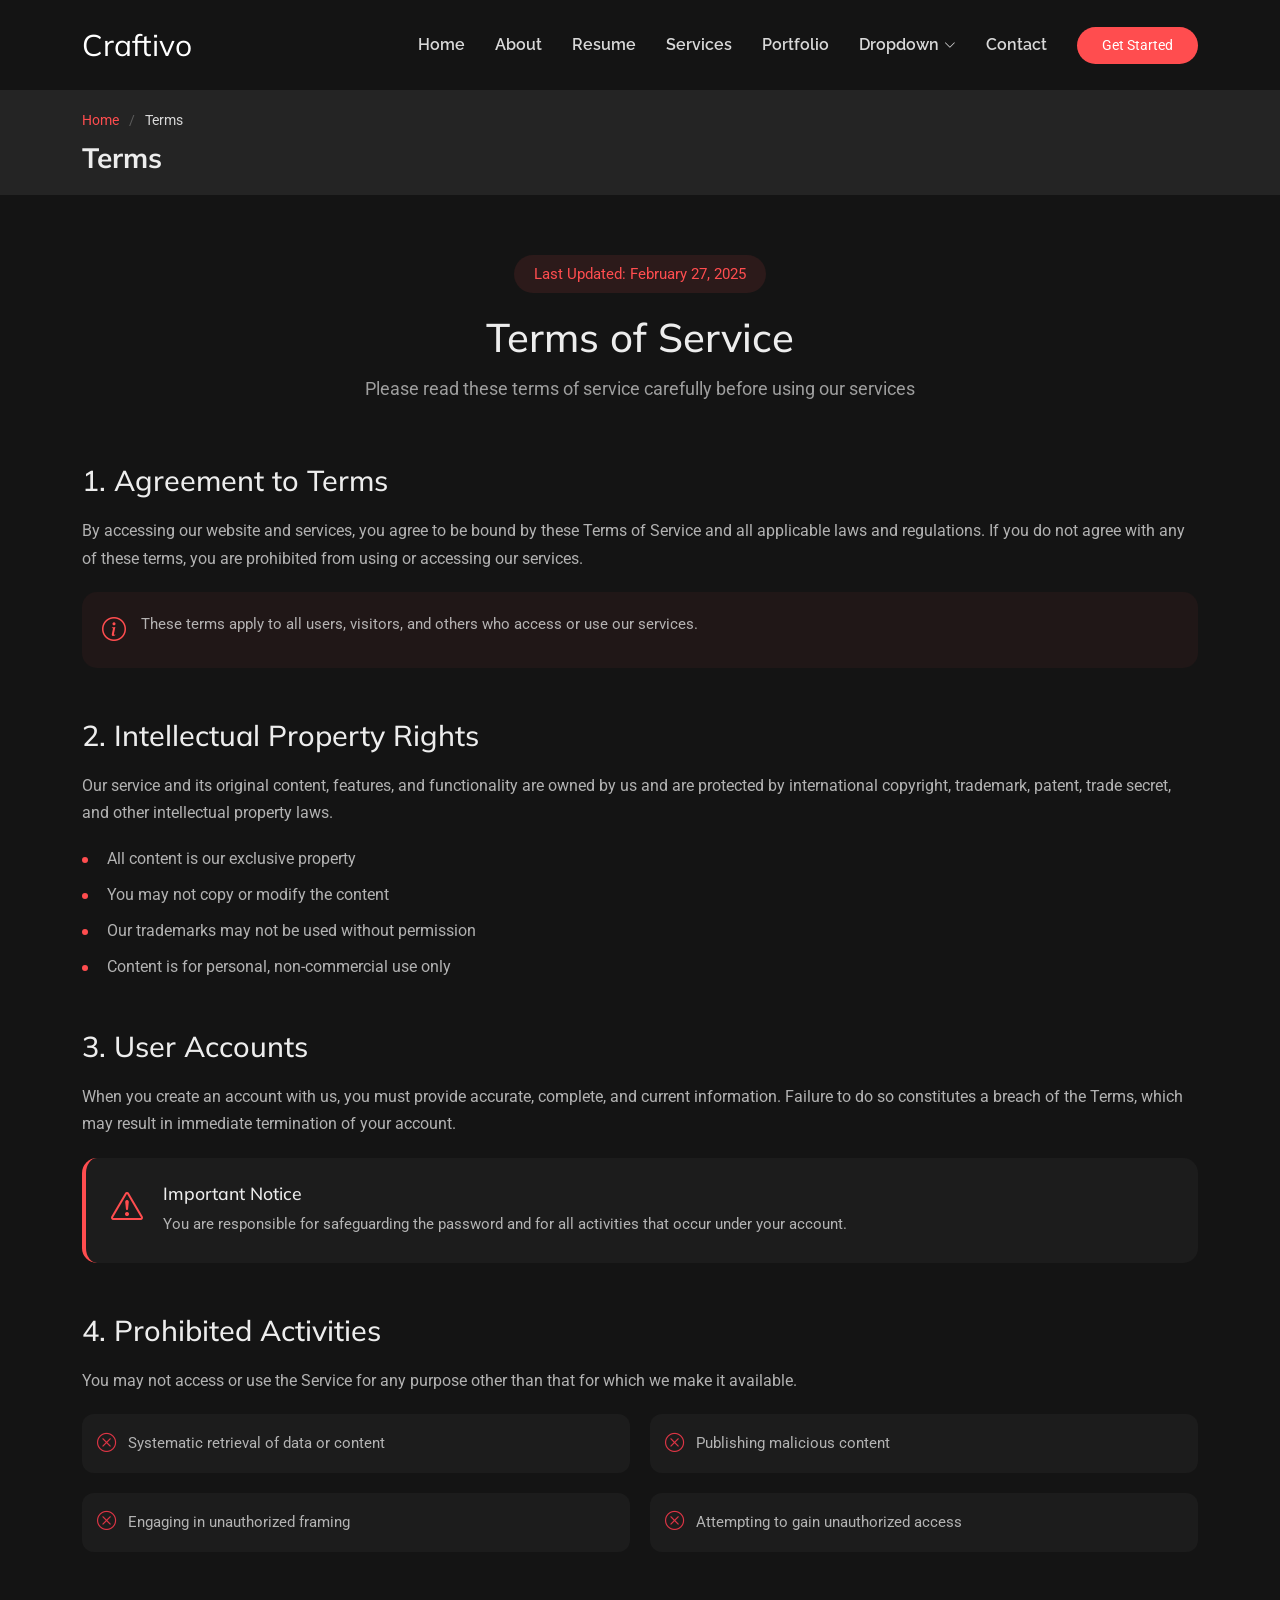
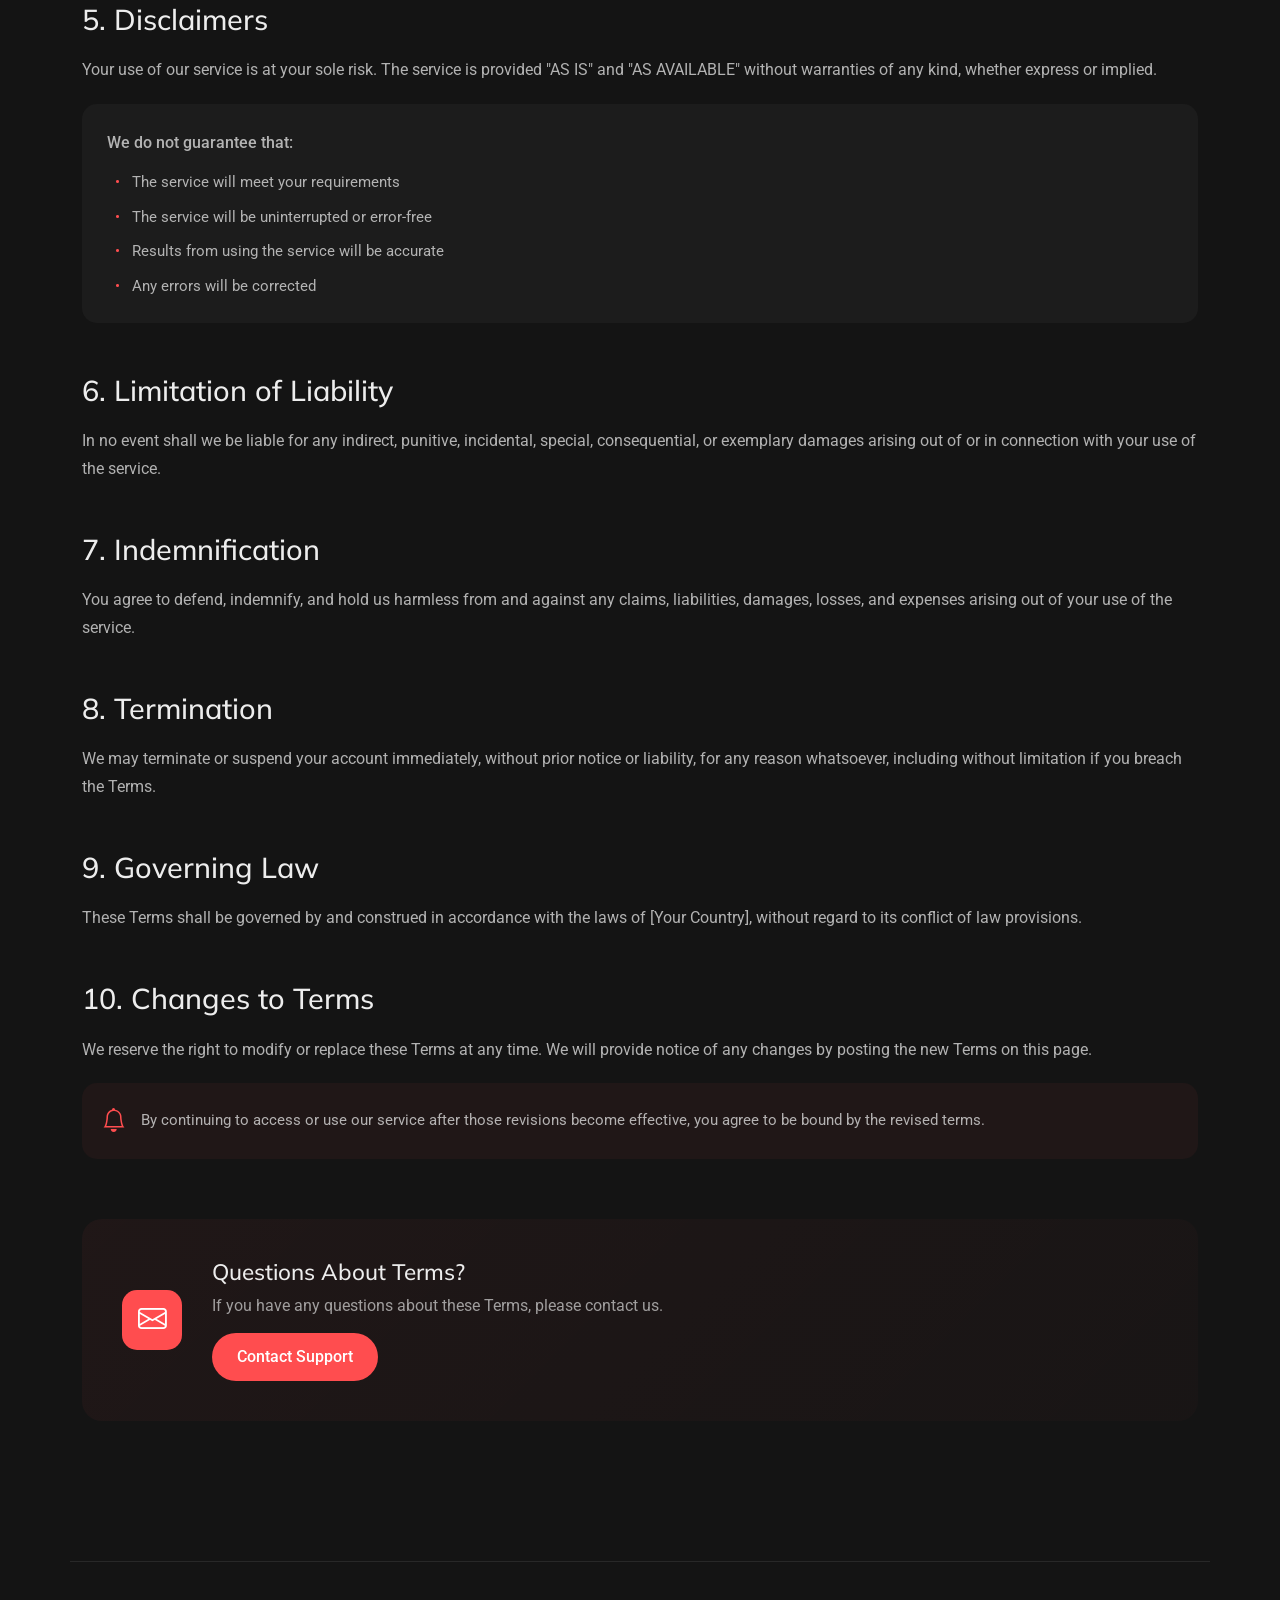
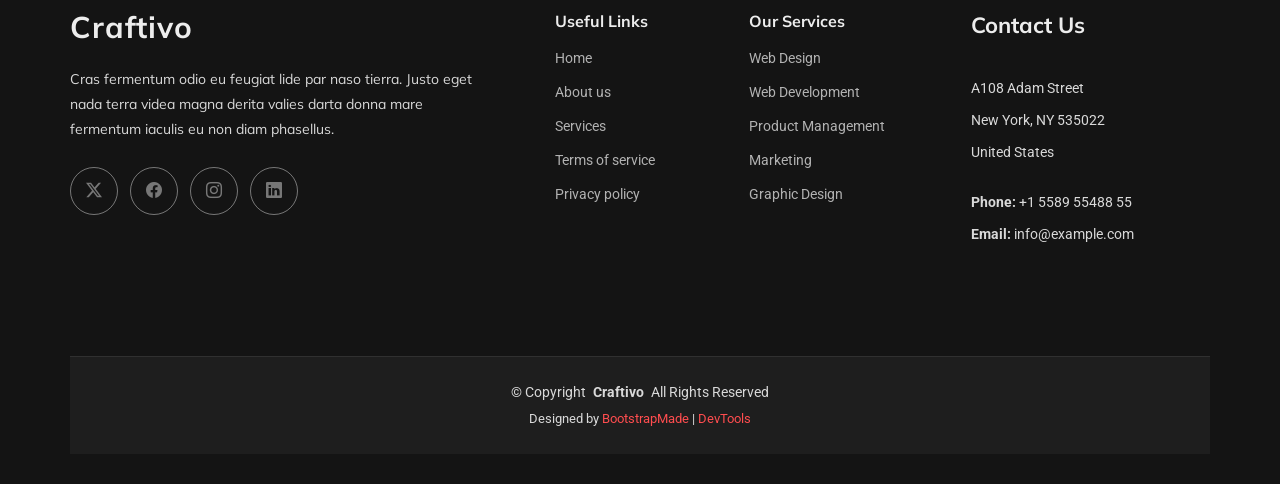
<file: Craftivo/terms.html>
<!DOCTYPE html>
<html lang="en">

<head>
  <meta charset="utf-8">
  <meta content="width=device-width, initial-scale=1.0" name="viewport">
  <title>Terms - Craftivo Bootstrap Template</title>
  <meta name="description" content="">
  <meta name="keywords" content="">

  <!-- Favicons -->
  <link href="assets/img/favicon.png" rel="icon">
  <link href="assets/img/apple-touch-icon.png" rel="apple-touch-icon">

  <!-- Fonts -->
  <link href="https://fonts.googleapis.com" rel="preconnect">
  <link href="https://fonts.gstatic.com" rel="preconnect" crossorigin>
  <link href="https://fonts.googleapis.com/css2?family=Roboto:ital,wght@0,100;0,300;0,400;0,500;0,700;0,900;1,100;1,300;1,400;1,500;1,700;1,900&family=Raleway:ital,wght@0,100;0,200;0,300;0,400;0,500;0,600;0,700;0,800;0,900;1,100;1,200;1,300;1,400;1,500;1,600;1,700;1,800;1,900&family=Mulish:ital,wght@0,200;0,300;0,400;0,500;0,600;0,700;0,800;0,900;1,200;1,300;1,400;1,500;1,600;1,700;1,800;1,900&display=swap" rel="stylesheet">

  <!-- Vendor CSS Files -->
  <link href="assets/vendor/bootstrap/css/bootstrap.min.css" rel="stylesheet">
  <link href="assets/vendor/bootstrap-icons/bootstrap-icons.css" rel="stylesheet">
  <link href="assets/vendor/aos/aos.css" rel="stylesheet">
  <link href="assets/vendor/glightbox/css/glightbox.min.css" rel="stylesheet">
  <link href="assets/vendor/swiper/swiper-bundle.min.css" rel="stylesheet">

  <!-- Main CSS File -->
  <link href="assets/css/main.css" rel="stylesheet">

  <!-- =======================================================
  * Template Name: Craftivo
  * Template URL: https://bootstrapmade.com/craftivo-bootstrap-portfolio-template/
  * Updated: Oct 04 2025 with Bootstrap v5.3.8
  * Author: BootstrapMade.com
  * License: https://bootstrapmade.com/license/
  ======================================================== -->
</head>

<body class="terms-page">

  <header id="header" class="header d-flex align-items-center sticky-top">
    <div class="container-fluid container-xl position-relative d-flex align-items-center">

      <a href="index.html" class="logo d-flex align-items-center me-auto">
        <!-- Uncomment the line below if you also wish to use an image logo -->
        <!-- <img src="assets/img/logo.webp" alt=""> -->
        <h1 class="sitename">Craftivo</h1>
      </a>

      <nav id="navmenu" class="navmenu">
        <ul>
          <li><a href="#hero">Home</a></li>
          <li><a href="#about">About</a></li>
          <li><a href="#resume">Resume</a></li>
          <li><a href="#services">Services</a></li>
          <li><a href="#portfolio">Portfolio</a></li>
          <li class="dropdown"><a href="#"><span>Dropdown</span> <i class="bi bi-chevron-down toggle-dropdown"></i></a>
            <ul>
              <li><a href="#">Dropdown 1</a></li>
              <li class="dropdown"><a href="#"><span>Deep Dropdown</span> <i class="bi bi-chevron-down toggle-dropdown"></i></a>
                <ul>
                  <li><a href="#">Deep Dropdown 1</a></li>
                  <li><a href="#">Deep Dropdown 2</a></li>
                  <li><a href="#">Deep Dropdown 3</a></li>
                  <li><a href="#">Deep Dropdown 4</a></li>
                  <li><a href="#">Deep Dropdown 5</a></li>
                </ul>
              </li>
              <li><a href="#">Dropdown 2</a></li>
              <li><a href="#">Dropdown 3</a></li>
              <li><a href="#">Dropdown 4</a></li>
            </ul>
          </li>
          <li><a href="#contact">Contact</a></li>
        </ul>
        <i class="mobile-nav-toggle d-xl-none bi bi-list"></i>
      </nav>

      <a class="btn-getstarted" href="#about">Get Started</a>

    </div>
  </header>

  <main class="main">

    <!-- Page Title -->
    <div class="page-title light-background">
      <div class="container">
        <nav class="breadcrumbs">
          <ol>
            <li><a href="index.html">Home</a></li>
            <li class="current">Terms</li>
          </ol>
        </nav>
        <h1>Terms</h1>
      </div>
    </div><!-- End Page Title -->

    <!-- Terms Of Service Section -->
    <section id="terms-of-service" class="terms-of-service section">

      <div class="container" data-aos="fade-up">
        <!-- Page Header -->
        <div class="tos-header text-center" data-aos="fade-up">
          <span class="last-updated">Last Updated: February 27, 2025</span>
          <h2>Terms of Service</h2>
          <p>Please read these terms of service carefully before using our services</p>
        </div>

        <!-- Content -->
        <div class="tos-content" data-aos="fade-up" data-aos-delay="200">
          <!-- Agreement Section -->
          <div id="agreement" class="content-section">
            <h3>1. Agreement to Terms</h3>
            <p>By accessing our website and services, you agree to be bound by these Terms of Service and all applicable laws and regulations. If you do not agree with any of these terms, you are prohibited from using or accessing our services.</p>
            <div class="info-box">
              <i class="bi bi-info-circle"></i>
              <p>These terms apply to all users, visitors, and others who access or use our services.</p>
            </div>
          </div>

          <!-- Intellectual Property -->
          <div id="intellectual-property" class="content-section">
            <h3>2. Intellectual Property Rights</h3>
            <p>Our service and its original content, features, and functionality are owned by us and are protected by international copyright, trademark, patent, trade secret, and other intellectual property laws.</p>
            <ul class="list-items">
              <li>All content is our exclusive property</li>
              <li>You may not copy or modify the content</li>
              <li>Our trademarks may not be used without permission</li>
              <li>Content is for personal, non-commercial use only</li>
            </ul>
          </div>

          <!-- User Accounts -->
          <div id="user-accounts" class="content-section">
            <h3>3. User Accounts</h3>
            <p>When you create an account with us, you must provide accurate, complete, and current information. Failure to do so constitutes a breach of the Terms, which may result in immediate termination of your account.</p>
            <div class="alert-box">
              <i class="bi bi-exclamation-triangle"></i>
              <div class="alert-content">
                <h5>Important Notice</h5>
                <p>You are responsible for safeguarding the password and for all activities that occur under your account.</p>
              </div>
            </div>
          </div>

          <!-- Prohibited Activities -->
          <div id="prohibited" class="content-section">
            <h3>4. Prohibited Activities</h3>
            <p>You may not access or use the Service for any purpose other than that for which we make it available.</p>
            <div class="prohibited-list">
              <div class="prohibited-item">
                <i class="bi bi-x-circle"></i>
                <span>Systematic retrieval of data or content</span>
              </div>
              <div class="prohibited-item">
                <i class="bi bi-x-circle"></i>
                <span>Publishing malicious content</span>
              </div>
              <div class="prohibited-item">
                <i class="bi bi-x-circle"></i>
                <span>Engaging in unauthorized framing</span>
              </div>
              <div class="prohibited-item">
                <i class="bi bi-x-circle"></i>
                <span>Attempting to gain unauthorized access</span>
              </div>
            </div>
          </div>

          <!-- Disclaimers -->
          <div id="disclaimer" class="content-section">
            <h3>5. Disclaimers</h3>
            <p>Your use of our service is at your sole risk. The service is provided "AS IS" and "AS AVAILABLE" without warranties of any kind, whether express or implied.</p>
            <div class="disclaimer-box">
              <p>We do not guarantee that:</p>
              <ul>
                <li>The service will meet your requirements</li>
                <li>The service will be uninterrupted or error-free</li>
                <li>Results from using the service will be accurate</li>
                <li>Any errors will be corrected</li>
              </ul>
            </div>
          </div>

          <!-- Limitation of Liability -->
          <div id="limitation" class="content-section">
            <h3>6. Limitation of Liability</h3>
            <p>In no event shall we be liable for any indirect, punitive, incidental, special, consequential, or exemplary damages arising out of or in connection with your use of the service.</p>
          </div>

          <!-- Indemnification -->
          <div id="indemnification" class="content-section">
            <h3>7. Indemnification</h3>
            <p>You agree to defend, indemnify, and hold us harmless from and against any claims, liabilities, damages, losses, and expenses arising out of your use of the service.</p>
          </div>

          <!-- Termination -->
          <div id="termination" class="content-section">
            <h3>8. Termination</h3>
            <p>We may terminate or suspend your account immediately, without prior notice or liability, for any reason whatsoever, including without limitation if you breach the Terms.</p>
          </div>

          <!-- Governing Law -->
          <div id="governing-law" class="content-section">
            <h3>9. Governing Law</h3>
            <p>These Terms shall be governed by and construed in accordance with the laws of [Your Country], without regard to its conflict of law provisions.</p>
          </div>

          <!-- Changes -->
          <div id="changes" class="content-section">
            <h3>10. Changes to Terms</h3>
            <p>We reserve the right to modify or replace these Terms at any time. We will provide notice of any changes by posting the new Terms on this page.</p>
            <div class="notice-box">
              <i class="bi bi-bell"></i>
              <p>By continuing to access or use our service after those revisions become effective, you agree to be bound by the revised terms.</p>
            </div>
          </div>
        </div>

        <!-- Contact Section -->
        <div class="tos-contact" data-aos="fade-up" data-aos-delay="300">
          <div class="contact-box">
            <div class="contact-icon">
              <i class="bi bi-envelope"></i>
            </div>
            <div class="contact-content">
              <h4>Questions About Terms?</h4>
              <p>If you have any questions about these Terms, please contact us.</p>
              <a href="#" class="contact-link">Contact Support</a>
            </div>
          </div>
        </div>
      </div>

    </section><!-- /Terms Of Service Section -->

  </main>

  <footer id="footer" class="footer">

    <div class="container footer-top">
      <div class="row gy-4">
        <div class="col-lg-5 col-md-12 footer-about">
          <a href="index.html" class="logo d-flex align-items-center">
            <span class="sitename">Craftivo</span>
          </a>
          <p>Cras fermentum odio eu feugiat lide par naso tierra. Justo eget nada terra videa magna derita valies darta donna mare fermentum iaculis eu non diam phasellus.</p>
          <div class="social-links d-flex mt-4">
            <a href=""><i class="bi bi-twitter-x"></i></a>
            <a href=""><i class="bi bi-facebook"></i></a>
            <a href=""><i class="bi bi-instagram"></i></a>
            <a href=""><i class="bi bi-linkedin"></i></a>
          </div>
        </div>

        <div class="col-lg-2 col-6 footer-links">
          <h4>Useful Links</h4>
          <ul>
            <li><a href="#">Home</a></li>
            <li><a href="#">About us</a></li>
            <li><a href="#">Services</a></li>
            <li><a href="#">Terms of service</a></li>
            <li><a href="#">Privacy policy</a></li>
          </ul>
        </div>

        <div class="col-lg-2 col-6 footer-links">
          <h4>Our Services</h4>
          <ul>
            <li><a href="#">Web Design</a></li>
            <li><a href="#">Web Development</a></li>
            <li><a href="#">Product Management</a></li>
            <li><a href="#">Marketing</a></li>
            <li><a href="#">Graphic Design</a></li>
          </ul>
        </div>

        <div class="col-lg-3 col-md-12 footer-contact text-center text-md-start">
          <h4>Contact Us</h4>
          <p>A108 Adam Street</p>
          <p>New York, NY 535022</p>
          <p>United States</p>
          <p class="mt-4"><strong>Phone:</strong> <span>+1 5589 55488 55</span></p>
          <p><strong>Email:</strong> <span>info@example.com</span></p>
        </div>

      </div>
    </div>

    <div class="container copyright text-center mt-4">
      <p>© <span>Copyright</span> <strong class="px-1 sitename">Craftivo</strong> <span>All Rights Reserved</span></p>
      <div class="credits">
        <!-- All the links in the footer should remain intact. -->
        <!-- You can delete the links only if you've purchased the pro version. -->
        <!-- Licensing information: https://bootstrapmade.com/license/ -->
        <!-- Purchase the pro version with working PHP/AJAX contact form: [buy-url] -->
        Designed by <a href="https://bootstrapmade.com/">BootstrapMade</a> | <a href="https://bootstrapmade.com/tools/">DevTools</a>
      </div>
    </div>

  </footer>

  <!-- Scroll Top -->
  <a href="#" id="scroll-top" class="scroll-top d-flex align-items-center justify-content-center"><i class="bi bi-arrow-up-short"></i></a>

  <!-- Preloader -->
  <div id="preloader"></div>

  <!-- Vendor JS Files -->
  <script src="assets/vendor/bootstrap/js/bootstrap.bundle.min.js"></script>
  <script src="assets/vendor/php-email-form/validate.js"></script>
  <script src="assets/vendor/aos/aos.js"></script>
  <script src="assets/vendor/typed.js/typed.umd.js"></script>
  <script src="assets/vendor/waypoints/noframework.waypoints.js"></script>
  <script src="assets/vendor/glightbox/js/glightbox.min.js"></script>
  <script src="assets/vendor/imagesloaded/imagesloaded.pkgd.min.js"></script>
  <script src="assets/vendor/isotope-layout/isotope.pkgd.min.js"></script>
  <script src="assets/vendor/swiper/swiper-bundle.min.js"></script>

  <!-- Main JS File -->
  <script src="assets/js/main.js"></script>

</body>

</html>
</file>
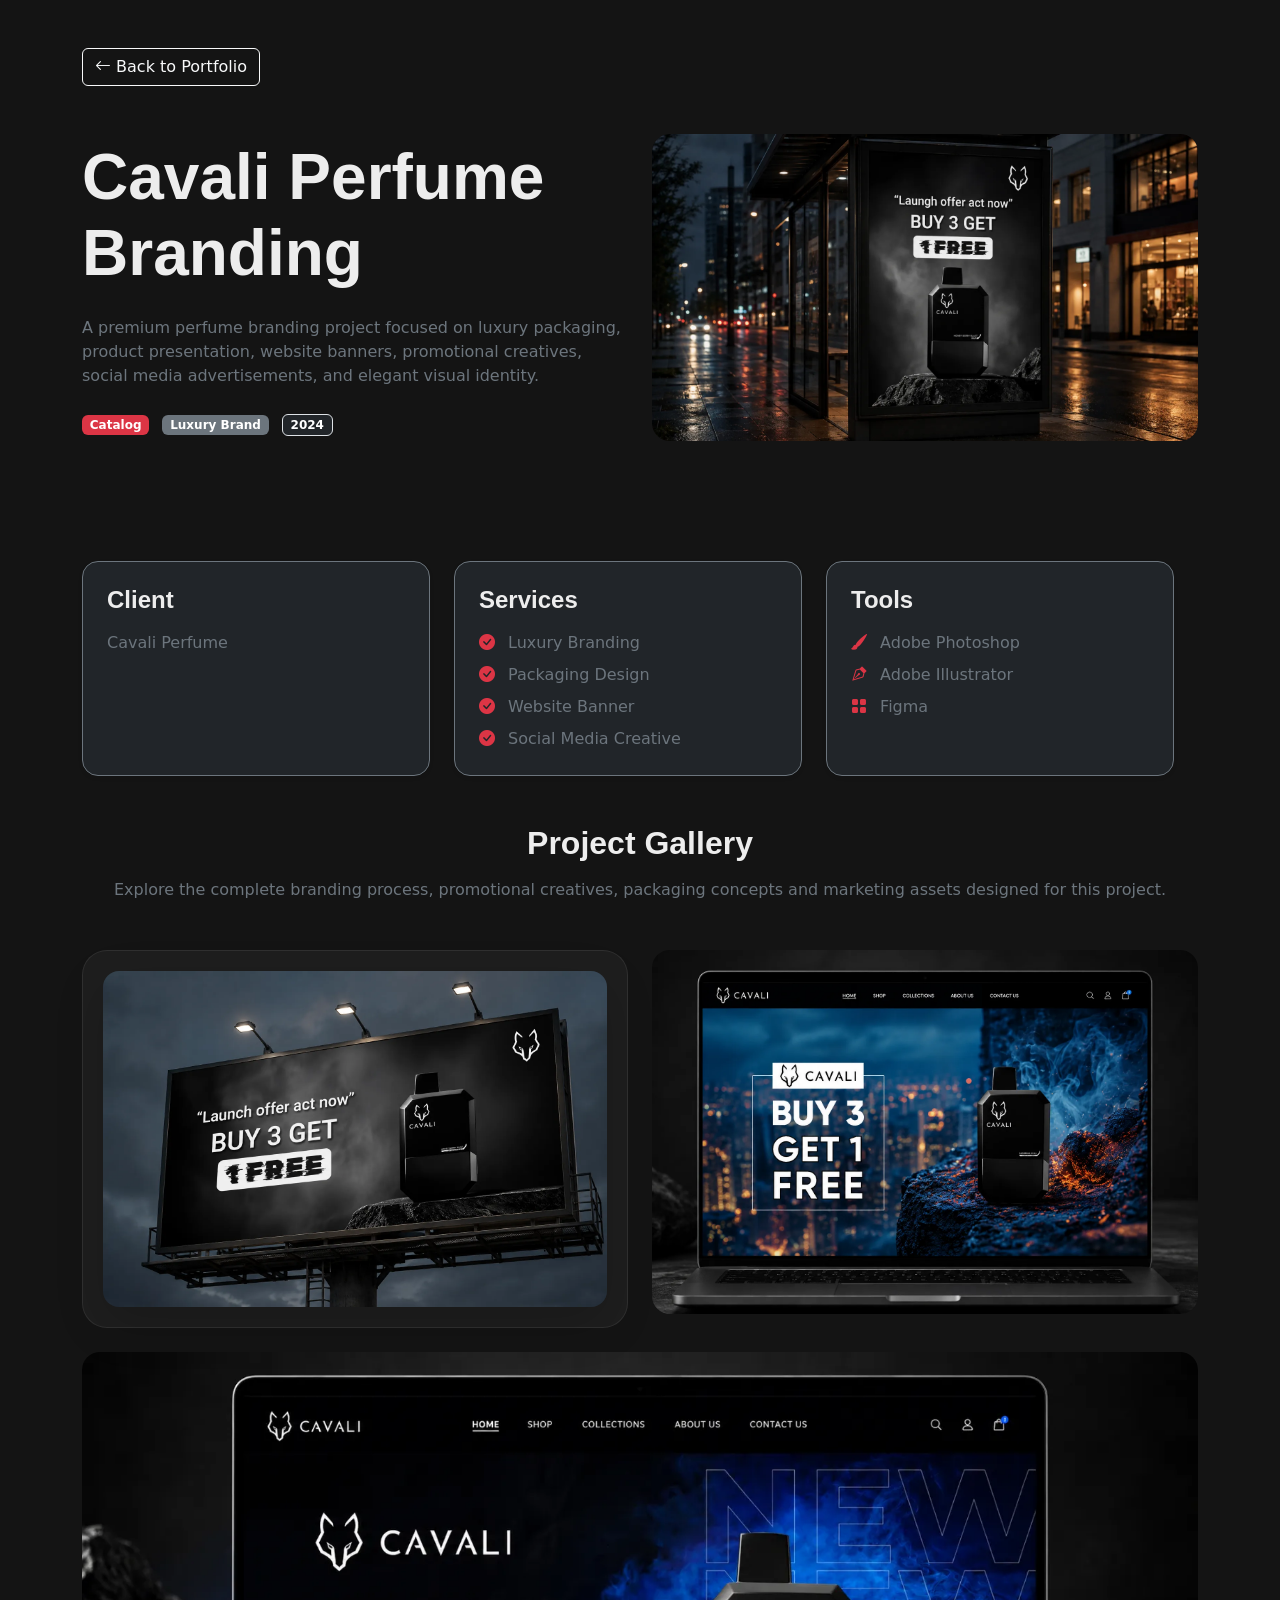
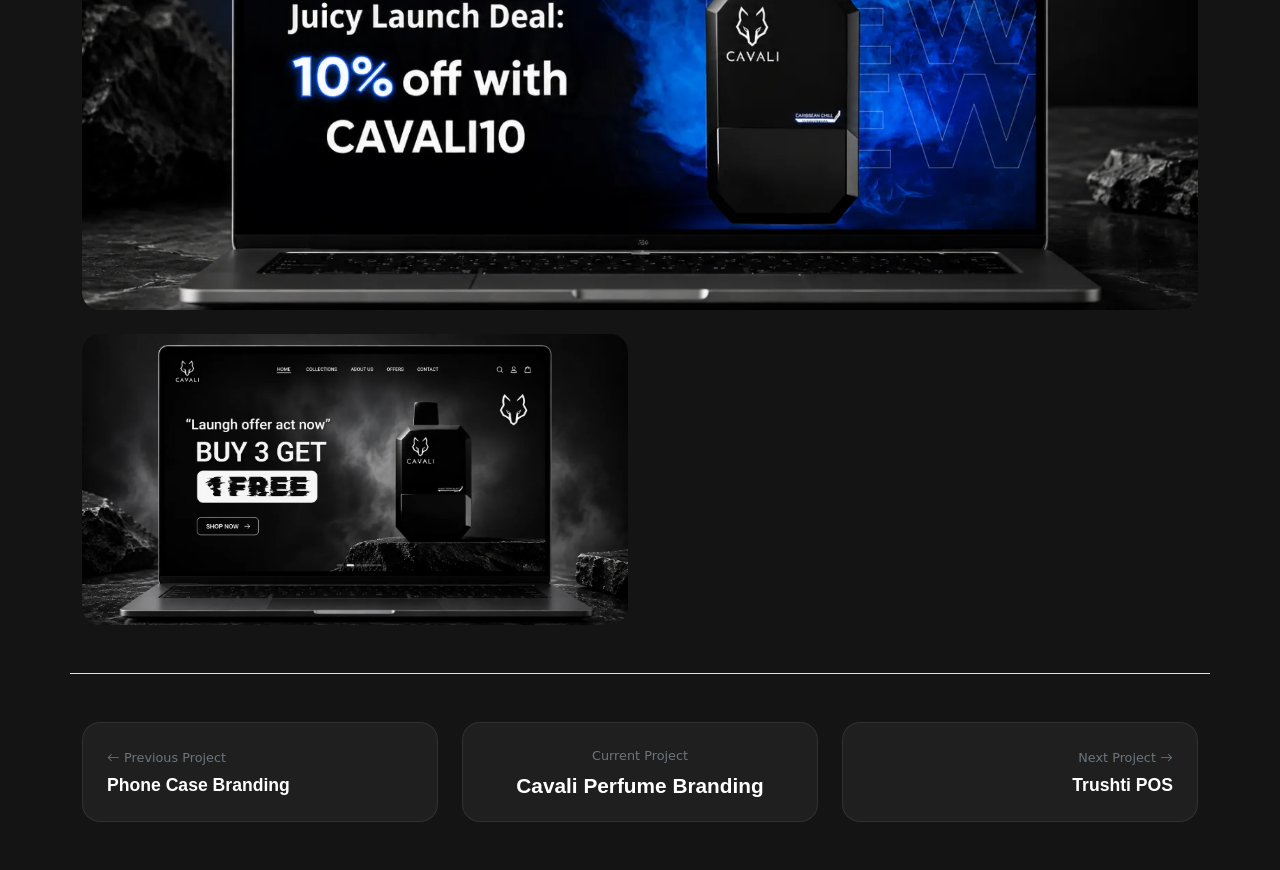
<file: Craftivo/projects/cavali.html>
<!DOCTYPE html>
<html lang="en">

<head>

    <meta charset="UTF-8">
    <meta name="viewport" content="width=device-width, initial-scale=1.0">

<title>Cavali Perfume Branding | Shaikh Saleb</title>

    <!-- Bootstrap -->
    <link href="../assets/vendor/bootstrap/css/bootstrap.min.css" rel="stylesheet">
    <link href="../assets/vendor/bootstrap-icons/bootstrap-icons.css" rel="stylesheet">
    <link href="../assets/vendor/glightbox/css/glightbox.min.css" rel="stylesheet">


    <!-- AOS Animation -->
    <link href="../assets/vendor/aos/aos.css" rel="stylesheet">

    <!-- Main CSS -->
    <link href="../assets/css/main.css" rel="stylesheet">

</head>

<body style="background:#161616;color:#fff;">

    <section class="py-5">

<div class="container">

<a href="../index.html"
class="btn btn-outline-light mb-5"
data-aos="fade-right">

<i class="bi bi-arrow-left"></i>
Back to Portfolio

</a>

<div class="row align-items-center gy-5">

<div class="col-lg-6"
data-aos="fade-right"
data-aos-duration="1000">

<h1 class="display-3 fw-bold">

Cavali Perfume Branding

</h1>

<p class="text-secondary mt-4">

<p class="text-secondary mt-4">

A premium perfume branding project focused on luxury packaging,
product presentation, website banners, promotional creatives,
social media advertisements, and elegant visual identity.

</p>

</p>

<div class="mt-4">

<span class="badge bg-danger me-2">
Catalog
</span>

<span class="badge bg-secondary me-2">
Luxury Brand
</span>

<span class="badge bg-dark border">
2024
</span>

</div>

</div>

<div class="col-lg-6"
data-aos="zoom-in"
data-aos-delay="200">

<a href="../assets/img/portfolio/cavali 2.png"
   class="glightbox"
   data-gallery="phonecase">

<img
src="../assets/img/portfolio/cavali 2.png"
class="img-fluid rounded-4 shadow gallery-img"
alt="Cavali Perfume">

</a>

</div>

</div>

<div class="row mt-5">


<div class="row mt-5 gy-4">

  <!-- Client -->
  <div class="col-lg-4"
       data-aos="fade-up"
       data-aos-delay="100">

    <div class="card bg-dark border-secondary h-100 shadow-sm rounded-4">

      <div class="card-body p-4">

        <h4 class="fw-bold mb-3">Client</h4>

        <p class="text-secondary mb-0">
            Cavali Perfume
        </p>

      </div>

    </div>

  </div>

  <!-- Services -->
  <div class="col-lg-4"
       data-aos="fade-up"
       data-aos-delay="200">

    <div class="card bg-dark border-secondary h-100 shadow-sm rounded-4">

      <div class="card-body p-4">

        <h4 class="fw-bold mb-3">Services</h4>

        <ul class="list-unstyled text-secondary mb-0">

<li class="mb-2">
<i class="bi bi-check-circle-fill text-danger me-2"></i>
Luxury Branding
</li>

<li class="mb-2">
<i class="bi bi-check-circle-fill text-danger me-2"></i>
Packaging Design
</li>

<li class="mb-2">
<i class="bi bi-check-circle-fill text-danger me-2"></i>
Website Banner
</li>

<li>
<i class="bi bi-check-circle-fill text-danger me-2"></i>
Social Media Creative
</li>

</ul>

      </div>

    </div>

  </div>

  <!-- Tools -->
  <div class="col-lg-4"
       data-aos="fade-up"
       data-aos-delay="300">

    <div class="card bg-dark border-secondary h-100 shadow-sm rounded-4">

      <div class="card-body p-4">

        <h4 class="fw-bold mb-3">Tools</h4>

        <ul class="list-unstyled text-secondary mb-0">

<li class="mb-2">
<i class="bi bi-brush-fill text-danger me-2"></i>
Adobe Photoshop
</li>

<li class="mb-2">
<i class="bi bi-vector-pen text-danger me-2"></i>
Adobe Illustrator
</li>

<li>
<i class="bi bi-grid-fill text-danger me-2"></i>
Figma
</li>

</ul>

      </div>

    </div>

  </div>

</div>

<!-- ================= Project Gallery ================= -->

<div class="mt-5">

    <div class="text-center mb-5" data-aos="fade-up">

        <h2 class="fw-bold">
            Project Gallery
        </h2>

        <p class="text-secondary mt-3">
            Explore the complete branding process, promotional creatives,
            packaging concepts and marketing assets designed for this project.
        </p>

    </div>

    <div class="row g-4">

        <!-- Image 1 -->
        <div class="col-lg-6"
             data-aos="zoom-in"
             data-aos-delay="100">

            <div class="hero-image-wrapper">

                <img
                    src="../assets/img/portfolio/cavali 3.png"
                    class="img-fluid rounded-4 shadow-lg"
                    alt="Cavali Branding">

            </div>

        </div>

        <!-- Image 2 -->
        <div class="col-lg-6"
             data-aos="zoom-in"
             data-aos-delay="200">

            <a href="../assets/img/portfolio/cavali 4.png"
               class="glightbox"
               data-gallery="phonecase">

                <img
                    src="../assets/img/portfolio/cavali 4.png"
                    class="img-fluid rounded-4 shadow gallery-img"
                    alt="Cavali Branding 2">

            </a>

        </div>

        <!-- Image 3 -->
        <div class="col-lg-12"
             data-aos="fade-up"
             data-aos-delay="300">

            <a href="../assets/img/portfolio/cavali 5.png"
               class="glightbox"
               data-gallery="phonecase">

                <img
                    src="../assets/img/portfolio/cavali 5.png"
                    class="img-fluid rounded-4 shadow gallery-img"
                    alt="Cavali Branding 3">

            </a>

        </div>

        <!-- Image 4 -->

        <div class="col-lg-6"
             data-aos="zoom-in"
             data-aos-delay="400">

            <a href="../assets/img/portfolio/cavail 1.png"
               class="glightbox"
               data-gallery="phonecase">

                <img
                    src="../assets/img/portfolio/cavail 1.png"
                    class="img-fluid rounded-4 shadow gallery-img"
                    alt="Cavali Branding 4">

            </a>

        </div>
        

        <!-- Image 5 -->
        <!--
        <div class="col-lg-6"
             data-aos="zoom-in"
             data-aos-delay="500">

            <a href="../assets/img/portfolio/1000213692.png"
               class="glightbox"
               data-gallery="phonecase">

                <img
                    src="../assets/img/portfolio/1000213692.png"
                    class="img-fluid rounded-4 shadow gallery-img"
                    alt="Phone Case Design 5">

            </a>

        </div>
        -->

        <!-- Image 6 -->
        <!--
        <div class="col-lg-4"
             data-aos="fade-up"
             data-aos-delay="600">

            <a href="../assets/img/portfolio/1000213694.png"
               class="glightbox"
               data-gallery="phonecase">

                <img
                    src="../assets/img/portfolio/1000213694.png"
                    class="img-fluid rounded-4 shadow gallery-img"
                    alt="Phone Case Design 6">

            </a>

        </div>
        -->

        <!-- Image 7 -->
        <!--
        <div class="col-lg-4"
             data-aos="fade-up"
             data-aos-delay="700">

            <a href="../assets/img/portfolio/1000213696.png"
               class="glightbox"
               data-gallery="phonecase">

                <img
                    src="../assets/img/portfolio/1000213696.png"
                    class="img-fluid rounded-4 shadow gallery-img"
                    alt="Phone Case Design 7">

            </a>

        </div>
        -->

        <!-- Image 8 -->
        <!--
        <div class="col-lg-4"
             data-aos="fade-up"
             data-aos-delay="800">

            <a href="../assets/img/portfolio/1000213700.png"
               class="glightbox"
               data-gallery="phonecase">

                <img
                    src="../assets/img/portfolio/1000213700.png"
                    class="img-fluid rounded-4 shadow gallery-img"
                    alt="Phone Case Design 8">

            </a>

        </div>
        -->

    </div>

</div>
<!-- ================= Project Navigation ================= -->

<!-- ================= Project Navigation ================= -->

<div class="project-navigation mt-5 pt-5 border-top">

    <div class="row g-4">

        <!-- Previous -->
        <div class="col-md-4" data-aos="fade-right">

            <a href="phonecase.html" class="nav-card text-decoration-none">

                <small class="text-secondary">
                    <i class="bi bi-arrow-left"></i>
                    Previous Project
                </small>

                <h5 class="mt-2 mb-0">
                    Phone Case Branding
                </h5>

            </a>

        </div>

        <!-- Current -->
        <div class="col-md-4 text-center" data-aos="fade-up">

            <div class="nav-current">

                <small class="text-secondary">
                    Current Project
                </small>

                <h4 class="mt-2">
                    Cavali Perfume Branding
                </h4>

            </div>

        </div>

        <!-- Next -->
        <div class="col-md-4 text-end" data-aos="fade-left">

            <a href="trushti.html" class="nav-card text-decoration-none">

                <small class="text-secondary">
                    Next Project
                    <i class="bi bi-arrow-right"></i>
                </small>

                <h5 class="mt-2 mb-0">
                    Trushti POS
                </h5>

            </a>

        </div>

    </div>

</div>

</div>
</section>

<!-- Vendor JS -->
<script src="../assets/vendor/bootstrap/js/bootstrap.bundle.min.js"></script>
<script src="../assets/vendor/aos/aos.js"></script>
<script src="../assets/vendor/glightbox/js/glightbox.min.js"></script>

<!-- Initialize -->
<script>
AOS.init({
    duration: 900,
    once: true,
    easing: "ease-in-out"
});

const lightbox = GLightbox({
    selector: ".glightbox",
    touchNavigation: true,
    loop: true,
    zoomable: true,
    autoplayVideos: true
});
</script>

</body>
</html>
</file>
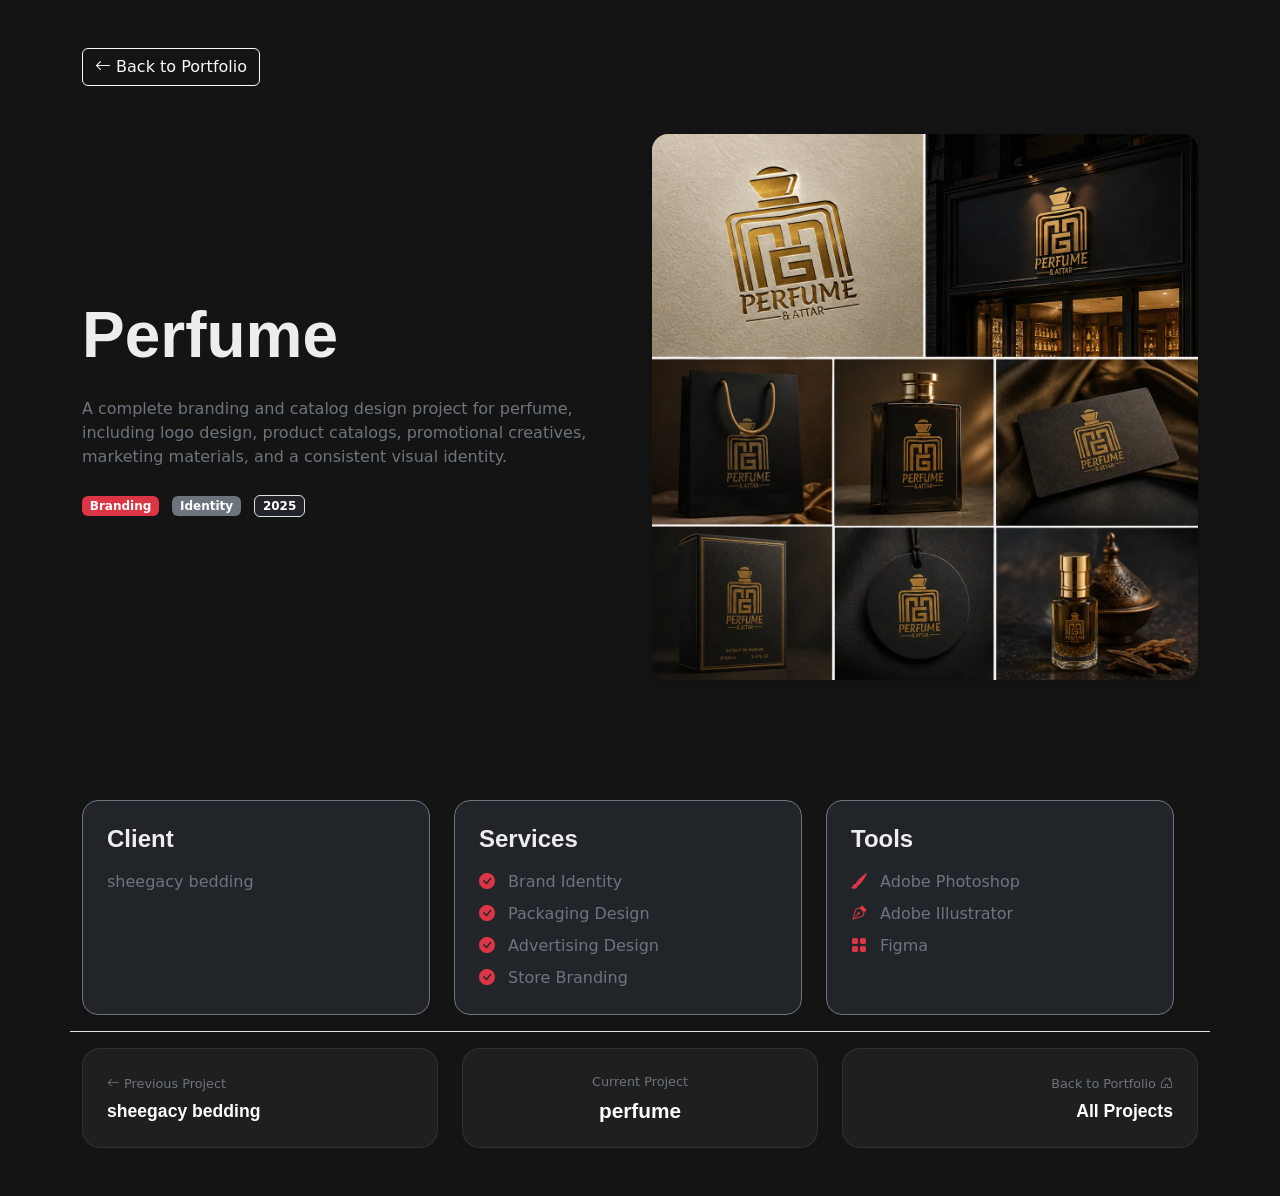
<file: Craftivo/projects/perfume.html>
<!DOCTYPE html>
<html lang="en">

<head>

    <meta charset="UTF-8">
    <meta name="viewport" content="width=device-width, initial-scale=1.0">

    <title>sheegacy bedding | Shaikh Saleb</title>

    <!-- Bootstrap -->
    <link href="../assets/vendor/bootstrap/css/bootstrap.min.css" rel="stylesheet">
    <link href="../assets/vendor/bootstrap-icons/bootstrap-icons.css" rel="stylesheet">
    <link href="../assets/vendor/glightbox/css/glightbox.min.css" rel="stylesheet">


    <!-- AOS Animation -->
    <link href="../assets/vendor/aos/aos.css" rel="stylesheet">

    <!-- Main CSS -->
    <link href="../assets/css/main.css" rel="stylesheet">

</head>

<body style="background:#161616;color:#fff;">

    <section class="py-5">

<div class="container">

<a href="../index.html"
class="btn btn-outline-light mb-5"
data-aos="fade-right">

<i class="bi bi-arrow-left"></i>
Back to Portfolio
</a>

<div class="row align-items-center gy-5">

<div class="col-lg-6"
data-aos="fade-right"
data-aos-duration="1000">

<h1 class="display-3 fw-bold">

Perfume 

</h1>
<p class="text-secondary mt-4">

A complete branding and catalog design project for perfume,
including logo design, product catalogs, promotional creatives,
marketing materials, and a consistent visual identity.

</p>

<div class="mt-4">

<span class="badge bg-danger me-2">
Branding
</span>

<span class="badge bg-secondary me-2">
Identity
</span>

<span class="badge bg-dark border">
2025
</span>

</div>

</div>

<div class="col-lg-6"
data-aos="zoom-in"
data-aos-delay="200">


<img
src="../assets/img/portfolio/perfume.png"
class="img-fluid rounded-4 shadow gallery-img"
alt="Perfume Branding">

</a>

</div>

</div>

<div class="row mt-5">


<div class="row mt-5 gy-4">

  <!-- Client -->
  <div class="col-lg-4"
       data-aos="fade-up"
       data-aos-delay="100">

    <div class="card bg-dark border-secondary h-100 shadow-sm rounded-4">

      <div class="card-body p-4">

        <h4 class="fw-bold mb-3">Client</h4>

        <p class="text-secondary mb-0">
          sheegacy bedding
        </p>

      </div>

    </div>

  </div>

  <!-- Services -->
  <div class="col-lg-4"
       data-aos="fade-up"
       data-aos-delay="200">

    <div class="card bg-dark border-secondary h-100 shadow-sm rounded-4">

      <div class="card-body p-4">

        <h4 class="fw-bold mb-3">Services</h4>

        <ul class="list-unstyled text-secondary mb-0">

          <li class="mb-2">
            <i class="bi bi-check-circle-fill text-danger me-2"></i>
            Brand Identity
          </li>

          <li class="mb-2">
            <i class="bi bi-check-circle-fill text-danger me-2"></i>
            Packaging Design
          </li>

          <li class="mb-2">
            <i class="bi bi-check-circle-fill text-danger me-2"></i>
            Advertising Design
          </li>

          <li>
            <i class="bi bi-check-circle-fill text-danger me-2"></i>
            Store Branding
          </li>

        </ul>

      </div>

    </div>

  </div>

  <!-- Tools -->
  <div class="col-lg-4"
       data-aos="fade-up"
       data-aos-delay="300">

    <div class="card bg-dark border-secondary h-100 shadow-sm rounded-4">

      <div class="card-body p-4">

        <h4 class="fw-bold mb-3">Tools</h4>

        <ul class="list-unstyled text-secondary mb-0">

          <li class="mb-2">
            <i class="bi bi-brush-fill text-danger me-2"></i>
            Adobe Photoshop
          </li>

          <li class="mb-2">
            <i class="bi bi-vector-pen text-danger me-2"></i>
            Adobe Illustrator
          </li>

          <li>
            <i class="bi bi-grid-fill text-danger me-2"></i>
            Figma
          </li>

        </ul>

      </div>

    </div>

  </div>

</div>

<!-- ================= Project Gallery ================= -->
<!-- Project Gallery -->
<!--<div class="mt-5">

    <div class="text-center mb-5" data-aos="fade-up">

        <h2 class="fw-bold">
            Project Gallery
        </h2>

        <p class="text-secondary mt-3">
            Explore the complete branding process, promotional creatives,
            packaging concepts and marketing assets designed for this project.
        </p>

    </div>

    <div class="row g-4">

        <!-- Image 1 -->
        <!--<div class="col-lg-6"
             data-aos="zoom-in"
             data-aos-delay="100">

            <div class="hero-image-wrapper">

                <img
                    src="../assets/img/portfolio/phone.png"
                    class="img-fluid rounded-4 shadow-lg"
                    alt="Phone Case Branding">

            </div>

        </div>

        <!-- Image 2 -->
        <!--<div class="col-lg-6"
             data-aos="zoom-in"
             data-aos-delay="200">

            <a href="../assets/img/portfolio/PHONE 3.png"
               class="glightbox"
               data-gallery="phonecase">

                <img
                    src="../assets/img/portfolio/PHONE 3.png"
                    class="img-fluid rounded-4 shadow gallery-img"
                    alt="Phone Case Design 2">

            </a>

        </div>

        <!-- Image 3 -->
        <!--<div class="col-lg-12"
             data-aos="fade-up"
             data-aos-delay="300">

            <a href="../assets/img/portfolio/PHONE 2.png"
               class="glightbox"
               data-gallery="phonecase">

                <img
                    src="../assets/img/portfolio/PHONE 2.png"
                    class="img-fluid rounded-4 shadow gallery-img"
                    alt="Phone Case Design 3">

            </a>

        </div>

        <!-- Image 4 -->
        <!--
        <div class="col-lg-6"
             data-aos="zoom-in"
             data-aos-delay="400">

            <a href="../assets/img/portfolio/1000213687.png"
               class="glightbox"
               data-gallery="phonecase">

                <img
                    src="../assets/img/portfolio/1000213687.png"
                    class="img-fluid rounded-4 shadow gallery-img"
                    alt="Phone Case Design 4">

            </a>

        </div>
        -->

        <!-- Image 5 -->
        <!--
        <div class="col-lg-6"
             data-aos="zoom-in"
             data-aos-delay="500">

            <a href="../assets/img/portfolio/1000213692.png"
               class="glightbox"
               data-gallery="phonecase">

                <img
                    src="../assets/img/portfolio/1000213692.png"
                    class="img-fluid rounded-4 shadow gallery-img"
                    alt="Phone Case Design 5">

            </a>

        </div>
        -->

        <!-- Image 6 -->
        <!--
        <div class="col-lg-4"
             data-aos="fade-up"
             data-aos-delay="600">

            <a href="../assets/img/portfolio/1000213694.png"
               class="glightbox"
               data-gallery="phonecase">

                <img
                    src="../assets/img/portfolio/1000213694.png"
                    class="img-fluid rounded-4 shadow gallery-img"
                    alt="Phone Case Design 6">

            </a>

        </div>
        -->

        <!-- Image 7 -->
        <!--
        <div class="col-lg-4"
             data-aos="fade-up"
             data-aos-delay="700">

            <a href="../assets/img/portfolio/1000213696.png"
               class="glightbox"
               data-gallery="phonecase">

                <img
                    src="../assets/img/portfolio/1000213696.png"
                    class="img-fluid rounded-4 shadow gallery-img"
                    alt="Phone Case Design 7">

            </a>

        </div>
        -->

        <!-- Image 8 -->
        <!--
        <div class="col-lg-4"
             data-aos="fade-up"
             data-aos-delay="800">

            <a href="../assets/img/portfolio/1000213700.png"
               class="glightbox"
               data-gallery="phonecase">

                <img
                    src="../assets/img/portfolio/1000213700.png"
                    class="img-fluid rounded-4 shadow gallery-img"
                    alt="Phone Case Design 8">

            </a>

        </div>
        -->

    
<!-- ================= Project Navigation ================= -->

<!-- ================= Project Navigation ================= -->
<div class="project-navigation mt-3 pt-3 border-top">

    <div class="row justify-content-center g-4">

        <!-- Previous -->
        <div class="col-lg-4 col-md-4" data-aos="fade-right">

            <a href="sheegacy.html" class="nav-card text-decoration-none">

                <small class="text-secondary">
                    <i class="bi bi-arrow-left"></i>
                    Previous Project
                </small>

                <h5 class="mt-2 mb-0">
                    sheegacy bedding
                </h5>

            </a>

        </div>

        <!-- Current -->
        <div class="col-lg-4 col-md-4" data-aos="fade-up">

            <div class="nav-current text-center">

                <small class="text-secondary">
                    Current Project
                </small>

                <h4 class="mt-2 mb-0">
                    perfume
                </h4>

            </div>

        </div>

        <!-- Next -->
            <div class="col-lg-4 col-md-4" data-aos="fade-left">

        <a href="../index.html" class="nav-card text-decoration-none text-end">

            <small class="text-secondary">
                Back to Portfolio
                <i class="bi bi-house-door"></i>
            </small>

            <h5 class="mt-2 mb-0">
                All Projects
            </h5>

        </a>

    </div>

</div>
</div>

</div>
</section>

<!-- Vendor JS -->
<script src="../assets/vendor/bootstrap/js/bootstrap.bundle.min.js"></script>
<script src="../assets/vendor/aos/aos.js"></script>
<script src="../assets/vendor/glightbox/js/glightbox.min.js"></script>

<script>
AOS.init({
    duration: 900,
    once: true,
    easing: "ease-in-out"
});

GLightbox({
    selector: ".glightbox",
    touchNavigation: true,
    loop: true,
    zoomable: true,
    autoplayVideos: true
});
</script>

</body>
</html>
</file>
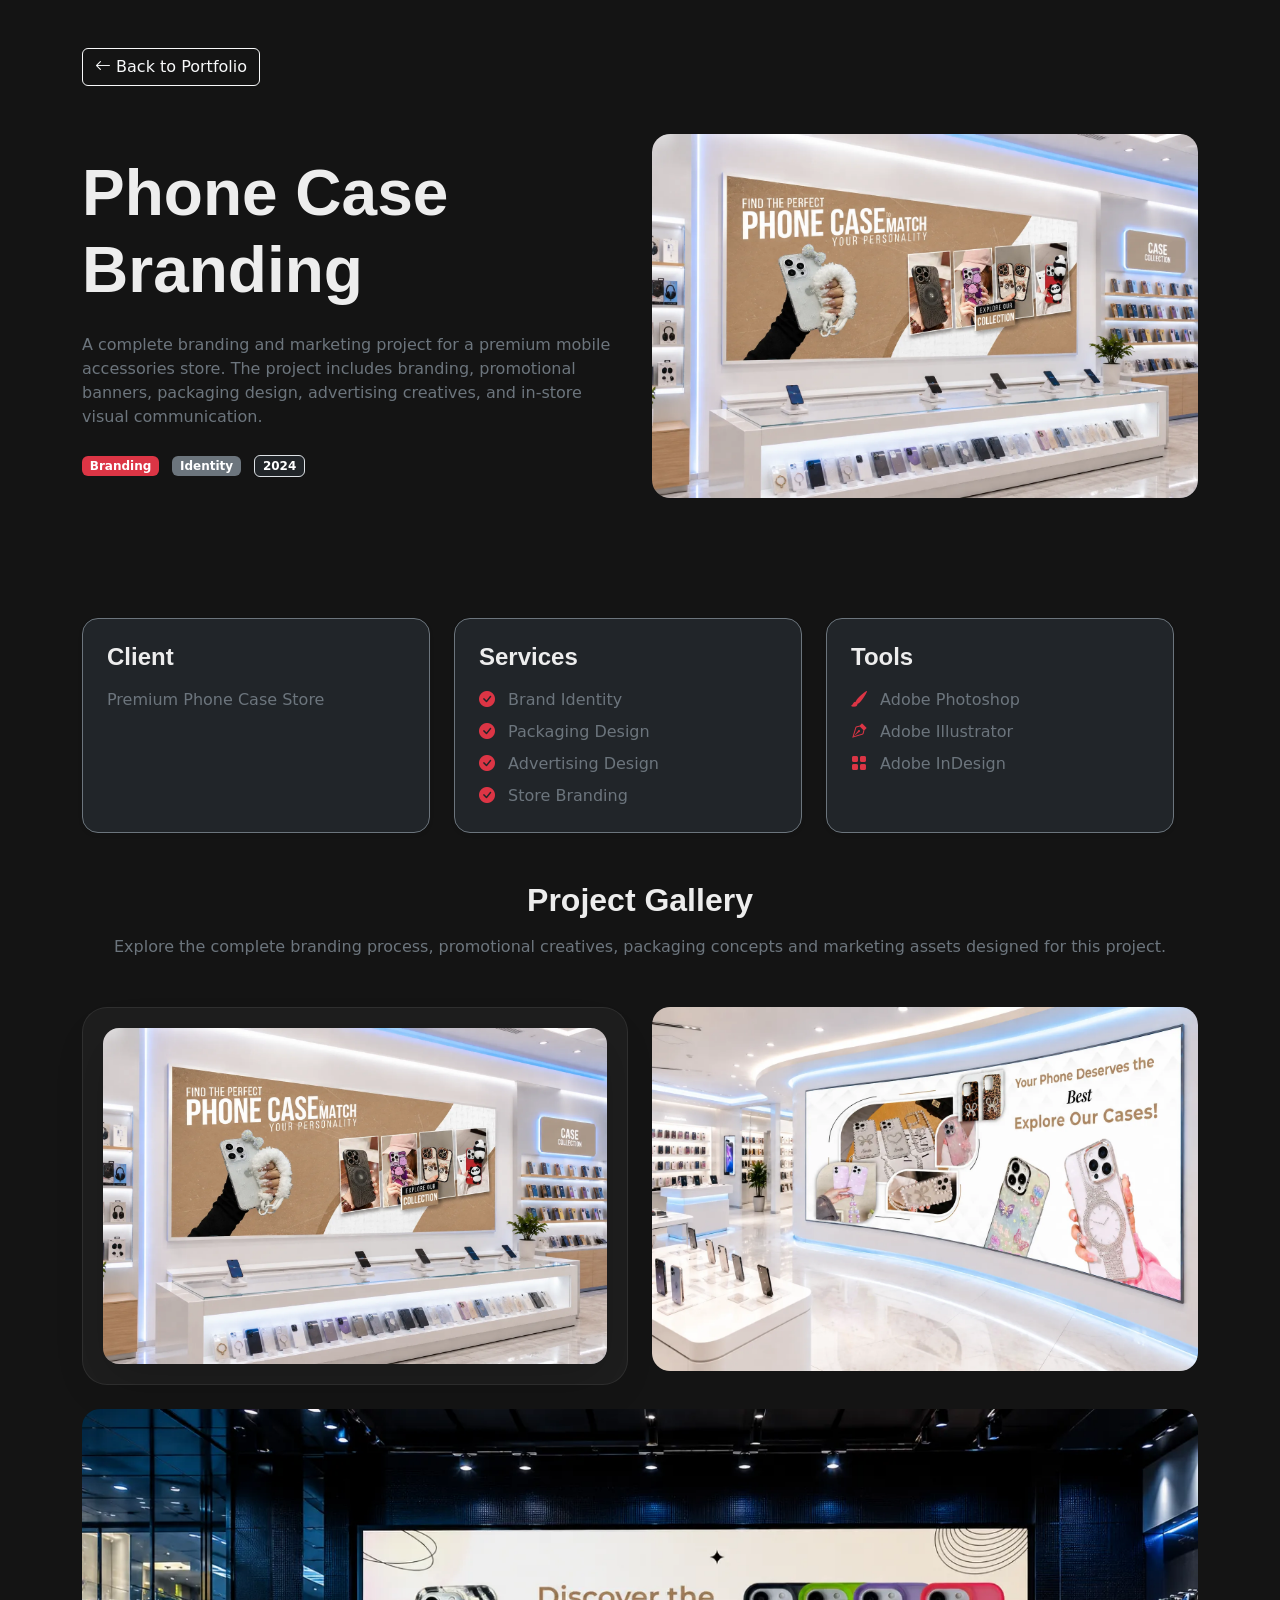
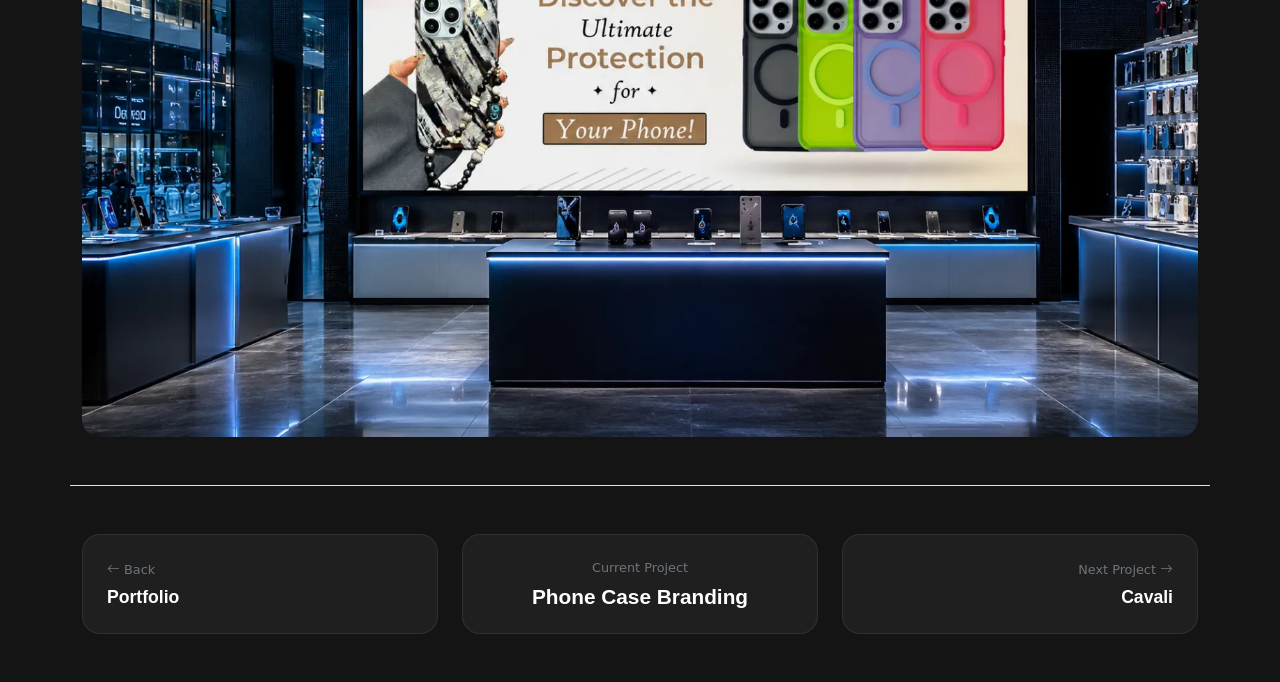
<file: Craftivo/projects/phonecase.html>
<!DOCTYPE html>
<html lang="en">

<head>

    <meta charset="UTF-8">
    <meta name="viewport" content="width=device-width, initial-scale=1.0">

    <title>Phone Case Branding | Shaikh Saleb</title>

    <!-- Bootstrap -->
    <link href="../assets/vendor/bootstrap/css/bootstrap.min.css" rel="stylesheet">
    <link href="../assets/vendor/bootstrap-icons/bootstrap-icons.css" rel="stylesheet">
    <link href="../assets/vendor/glightbox/css/glightbox.min.css" rel="stylesheet">


    <!-- AOS Animation -->
    <link href="../assets/vendor/aos/aos.css" rel="stylesheet">

    <!-- Main CSS -->
    <link href="../assets/css/main.css" rel="stylesheet">

</head>

<body style="background:#161616;color:#fff;">

    <section class="py-5">

<div class="container">

<a href="../index.html"
class="btn btn-outline-light mb-5"
data-aos="fade-right">

<i class="bi bi-arrow-left"></i>
Back to Portfolio

</a>

<div class="row align-items-center gy-5">

<div class="col-lg-6"
data-aos="fade-right"
data-aos-duration="1000">

<h1 class="display-3 fw-bold">

Phone Case Branding

</h1>

<p class="text-secondary mt-4">

A complete branding and marketing project for a premium mobile accessories store.
The project includes branding, promotional banners, packaging design,
advertising creatives, and in-store visual communication.

</p>

<div class="mt-4">

<span class="badge bg-danger me-2">
Branding
</span>

<span class="badge bg-secondary me-2">
Identity
</span>

<span class="badge bg-dark border">
2024
</span>

</div>

</div>

<div class="col-lg-6"
data-aos="zoom-in"
data-aos-delay="200">

<a href="../assets/img/portfolio/phone.png"
   class="glightbox"
   data-gallery="phonecase">

<img
src="../assets/img/portfolio/phone.png"
class="img-fluid rounded-4 shadow gallery-img"
alt="Phone Case">

</a>

</div>

</div>

<div class="row mt-5">


<div class="row mt-5 gy-4">

  <!-- Client -->
  <div class="col-lg-4"
       data-aos="fade-up"
       data-aos-delay="100">

    <div class="card bg-dark border-secondary h-100 shadow-sm rounded-4">

      <div class="card-body p-4">

        <h4 class="fw-bold mb-3">Client</h4>

        <p class="text-secondary mb-0">
          Premium Phone Case Store
        </p>

      </div>

    </div>

  </div>

  <!-- Services -->
  <div class="col-lg-4"
       data-aos="fade-up"
       data-aos-delay="200">

    <div class="card bg-dark border-secondary h-100 shadow-sm rounded-4">

      <div class="card-body p-4">

        <h4 class="fw-bold mb-3">Services</h4>

        <ul class="list-unstyled text-secondary mb-0">

          <li class="mb-2">
            <i class="bi bi-check-circle-fill text-danger me-2"></i>
            Brand Identity
          </li>

          <li class="mb-2">
            <i class="bi bi-check-circle-fill text-danger me-2"></i>
            Packaging Design
          </li>

          <li class="mb-2">
            <i class="bi bi-check-circle-fill text-danger me-2"></i>
            Advertising Design
          </li>

          <li>
            <i class="bi bi-check-circle-fill text-danger me-2"></i>
            Store Branding
          </li>

        </ul>

      </div>

    </div>

  </div>

  <!-- Tools -->
  <div class="col-lg-4"
       data-aos="fade-up"
       data-aos-delay="300">

    <div class="card bg-dark border-secondary h-100 shadow-sm rounded-4">

      <div class="card-body p-4">

        <h4 class="fw-bold mb-3">Tools</h4>

        <ul class="list-unstyled text-secondary mb-0">

          <li class="mb-2">
            <i class="bi bi-brush-fill text-danger me-2"></i>
            Adobe Photoshop
          </li>

          <li class="mb-2">
            <i class="bi bi-vector-pen text-danger me-2"></i>
            Adobe Illustrator
          </li>

          <li>
            <i class="bi bi-grid-fill text-danger me-2"></i>
            Adobe InDesign
          </li>

        </ul>

      </div>

    </div>

  </div>

</div>

<!-- ================= Project Gallery ================= -->

<div class="mt-5">

    <div class="text-center mb-5" data-aos="fade-up">

        <h2 class="fw-bold">
            Project Gallery
        </h2>

        <p class="text-secondary mt-3">
            Explore the complete branding process, promotional creatives,
            packaging concepts and marketing assets designed for this project.
        </p>

    </div>

    <div class="row g-4">

        <!-- Image 1 -->
        <div class="col-lg-6"
             data-aos="zoom-in"
             data-aos-delay="100">

            <div class="hero-image-wrapper">

                <img
                    src="../assets/img/portfolio/phone.png"
                    class="img-fluid rounded-4 shadow-lg"
                    alt="Phone Case Branding">

            </div>

        </div>

        <!-- Image 2 -->
        <div class="col-lg-6"
             data-aos="zoom-in"
             data-aos-delay="200">

            <a href="../assets/img/portfolio/PHONE 3.png"
               class="glightbox"
               data-gallery="phonecase">

                <img
                    src="../assets/img/portfolio/PHONE 3.png"
                    class="img-fluid rounded-4 shadow gallery-img"
                    alt="Phone Case Design 2">

            </a>

        </div>

        <!-- Image 3 -->
        <div class="col-lg-12"
             data-aos="fade-up"
             data-aos-delay="300">

            <a href="../assets/img/portfolio/PHONE 2.png"
               class="glightbox"
               data-gallery="phonecase">

                <img
                    src="../assets/img/portfolio/PHONE 2.png"
                    class="img-fluid rounded-4 shadow gallery-img"
                    alt="Phone Case Design 3">

            </a>

        </div>

        <!-- Image 4 -->
        <!--
        <div class="col-lg-6"
             data-aos="zoom-in"
             data-aos-delay="400">

            <a href="../assets/img/portfolio/1000213687.png"
               class="glightbox"
               data-gallery="phonecase">

                <img
                    src="../assets/img/portfolio/1000213687.png"
                    class="img-fluid rounded-4 shadow gallery-img"
                    alt="Phone Case Design 4">

            </a>

        </div>
        -->

        <!-- Image 5 -->
        <!--
        <div class="col-lg-6"
             data-aos="zoom-in"
             data-aos-delay="500">

            <a href="../assets/img/portfolio/1000213692.png"
               class="glightbox"
               data-gallery="phonecase">

                <img
                    src="../assets/img/portfolio/1000213692.png"
                    class="img-fluid rounded-4 shadow gallery-img"
                    alt="Phone Case Design 5">

            </a>

        </div>
        -->

        <!-- Image 6 -->
        <!--
        <div class="col-lg-4"
             data-aos="fade-up"
             data-aos-delay="600">

            <a href="../assets/img/portfolio/1000213694.png"
               class="glightbox"
               data-gallery="phonecase">

                <img
                    src="../assets/img/portfolio/1000213694.png"
                    class="img-fluid rounded-4 shadow gallery-img"
                    alt="Phone Case Design 6">

            </a>

        </div>
        -->

        <!-- Image 7 -->
        <!--
        <div class="col-lg-4"
             data-aos="fade-up"
             data-aos-delay="700">

            <a href="../assets/img/portfolio/1000213696.png"
               class="glightbox"
               data-gallery="phonecase">

                <img
                    src="../assets/img/portfolio/1000213696.png"
                    class="img-fluid rounded-4 shadow gallery-img"
                    alt="Phone Case Design 7">

            </a>

        </div>
        -->

        <!-- Image 8 -->
        <!--
        <div class="col-lg-4"
             data-aos="fade-up"
             data-aos-delay="800">

            <a href="../assets/img/portfolio/1000213700.png"
               class="glightbox"
               data-gallery="phonecase">

                <img
                    src="../assets/img/portfolio/1000213700.png"
                    class="img-fluid rounded-4 shadow gallery-img"
                    alt="Phone Case Design 8">

            </a>

        </div>
        -->

    </div>

</div>
<!-- ================= Project Navigation ================= -->

<div class="project-navigation mt-5 pt-5 border-top">

    <div class="row g-4">

        <!-- Previous -->
        <div class="col-md-4" data-aos="fade-right">

            <a href="../index.html" class="nav-card text-decoration-none">

                <small class="text-secondary">
                    <i class="bi bi-arrow-left"></i>
                    Back
                </small>

                <h5 class="mt-2 mb-0">
                    Portfolio
                </h5>

            </a>

        </div>

        <!-- Current -->
        <div class="col-md-4 text-center" data-aos="fade-up">

            <div class="nav-current">

                <small class="text-secondary">
                    Current Project
                </small>

                <h4 class="mt-2">
                    Phone Case Branding
                </h4>

            </div>

        </div>

        <!-- Next -->
        <div class="col-md-4 text-end" data-aos="fade-left">

            <a href="cavali.html" class="nav-card text-decoration-none">

                <small class="text-secondary">
                    Next Project
                    <i class="bi bi-arrow-right"></i>
                </small>

                <h5 class="mt-2 mb-0">
                    Cavali
                </h5>

            </a>

        </div>

    </div>

</div>


</div>
</section>

<script src="../assets/vendor/bootstrap/js/bootstrap.bundle.min.js"></script>

<script src="../assets/vendor/aos/aos.js"></script>

<script src="../assets/vendor/glightbox/js/glightbox.min.js"></script>

<script>
AOS.init({
    duration:900,
    once:true,
    easing:"ease-in-out"
});

const lightbox = GLightbox({
    selector:'.glightbox',
    touchNavigation:true,
    loop:true,
    zoomable:true,
    autoplayVideos:true
});
</script>
</body>
</html>
</file>
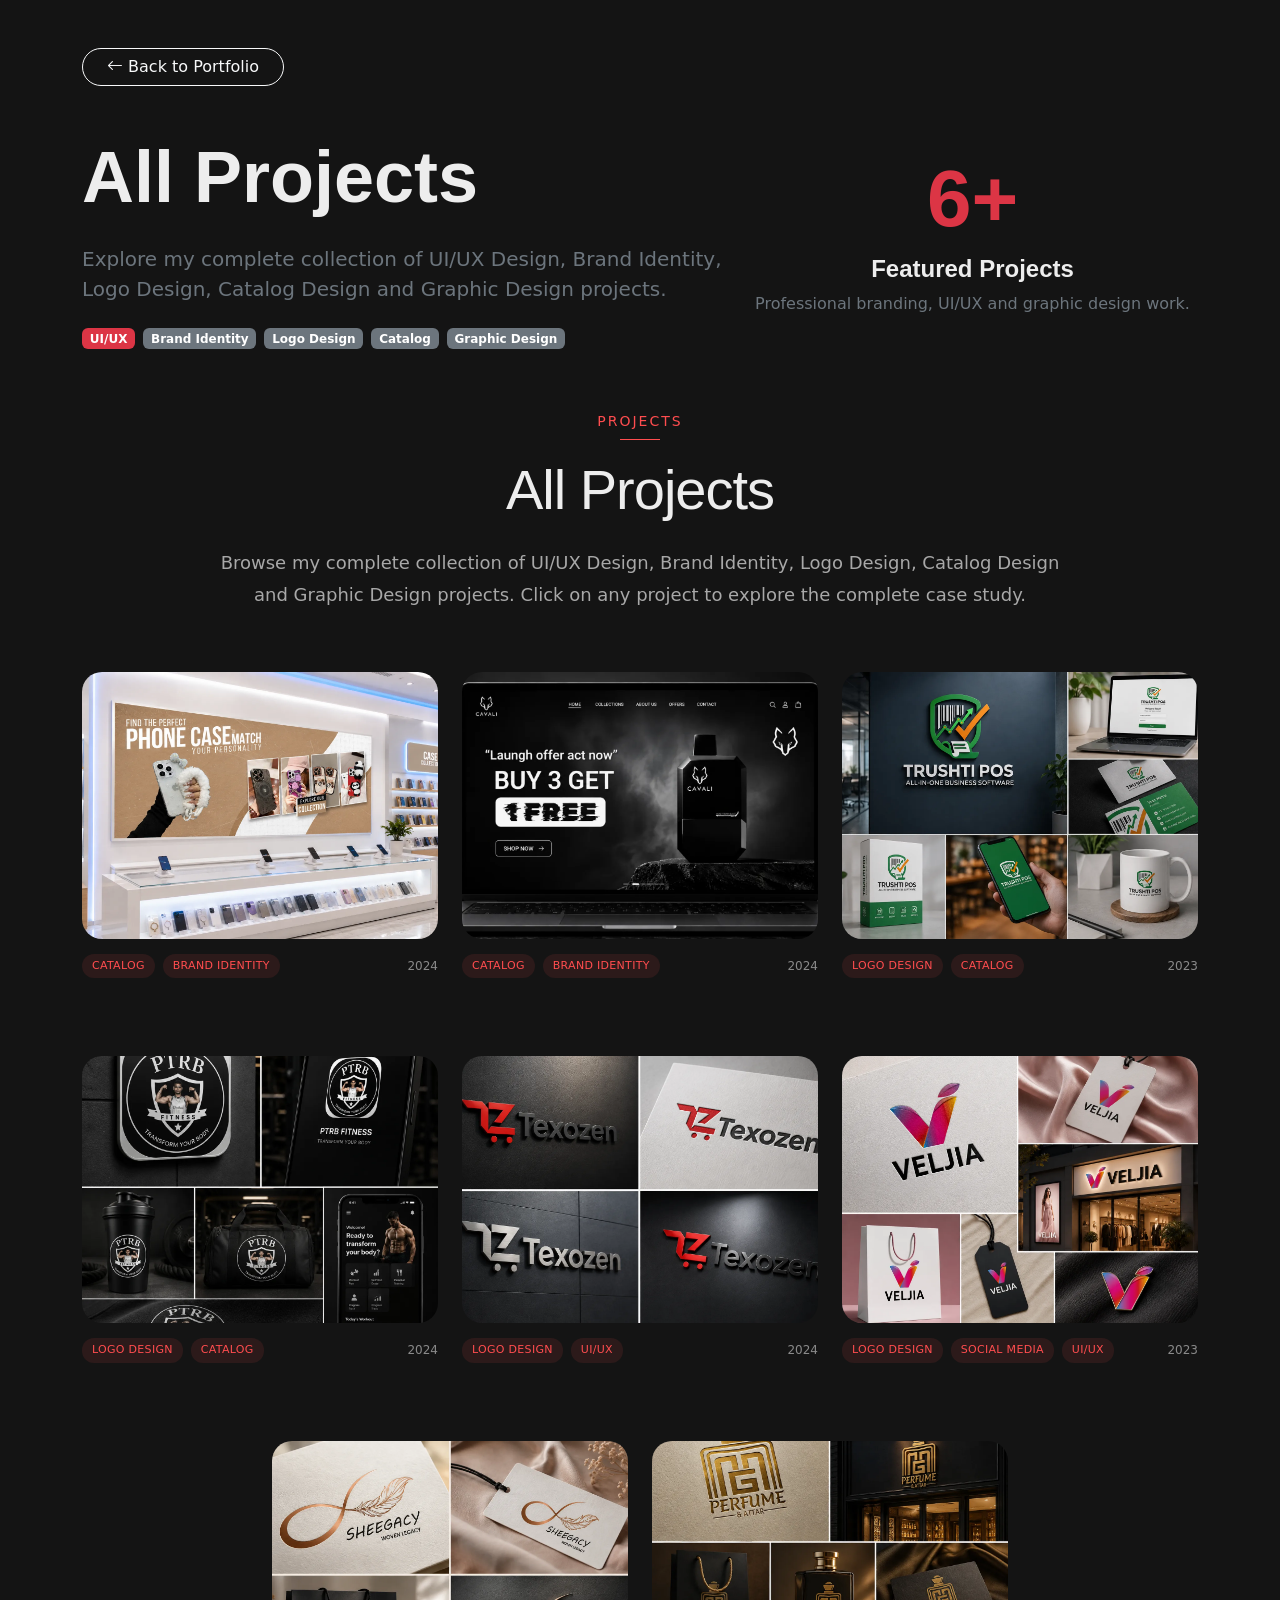
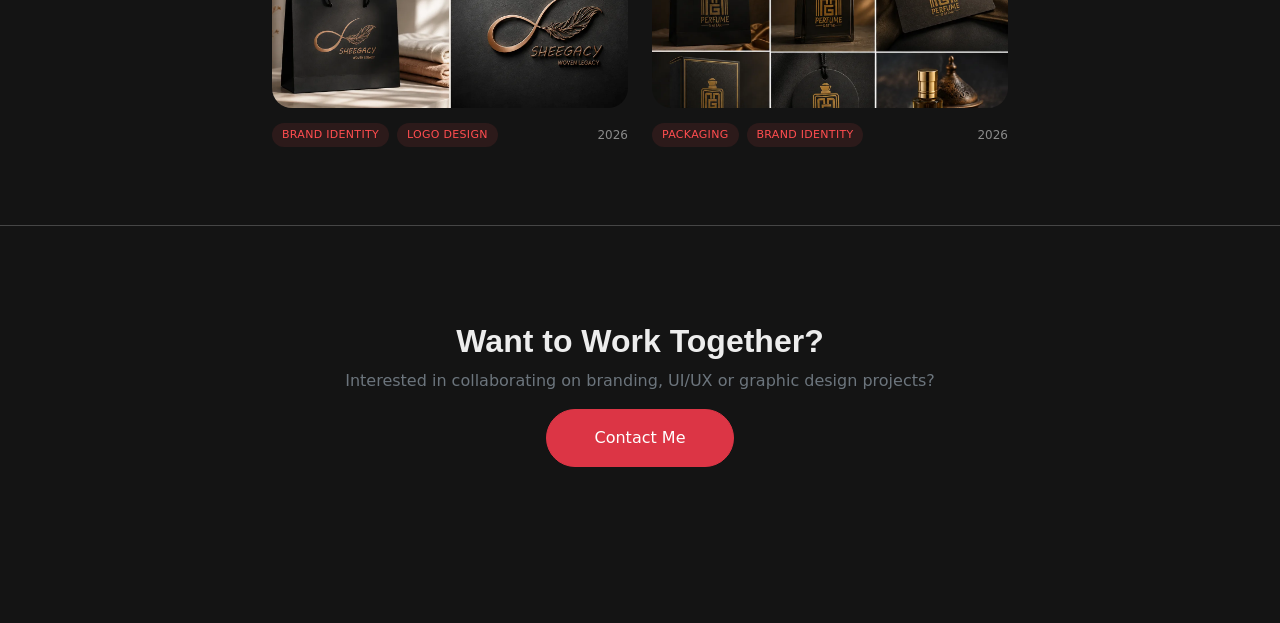
<file: Craftivo/projects/projects.html>
<!DOCTYPE html>
<html lang="en">

<head>

    <meta charset="UTF-8">
    <meta name="viewport" content="width=device-width, initial-scale=1.0">

    <title>All Projects | Shaikh Saleb</title>

    <!-- Bootstrap -->
    <link href="../assets/vendor/bootstrap/css/bootstrap.min.css" rel="stylesheet">
    <link href="../assets/vendor/bootstrap-icons/bootstrap-icons.css" rel="stylesheet">
    <link href="../assets/vendor/glightbox/css/glightbox.min.css" rel="stylesheet">


    <!-- AOS Animation -->
    <link href="../assets/vendor/aos/aos.css" rel="stylesheet">

    <!-- Main CSS -->
    <link href="../assets/css/main.css" rel="stylesheet">

</head>

<body style="background:#161616;color:#fff;">

<section class="py-5">

<div class="container">

    <!-- Back -->
    <a href="../index.html"
       class="btn btn-outline-light rounded-pill px-4 mb-5">

        <i class="bi bi-arrow-left"></i>
        Back to Portfolio

    </a>

    <div class="row align-items-center">

        <!-- Left -->
        <div class="col-lg-7">

            <h1 class="display-2 fw-bold mb-4">
                All Projects
            </h1>

            <p class="lead text-secondary mb-4">
                Explore my complete collection of UI/UX Design,
                Brand Identity, Logo Design, Catalog Design and
                Graphic Design projects.
            </p>

            <div class="d-flex flex-wrap gap-2">

                <span class="badge bg-danger">UI/UX</span>

                <span class="badge bg-secondary">Brand Identity</span>

                <span class="badge bg-secondary">Logo Design</span>

                <span class="badge bg-secondary">Catalog</span>

                <span class="badge bg-secondary">Graphic Design</span>

            </div>

        </div>

        <!-- Right -->

        <div class="col-lg-5 text-center">

            <h2 class="display-1 fw-bold text-danger">
                6+
            </h2>

            <h4 class="fw-bold">
                Featured Projects
            </h4>

            <p class="text-secondary">
                Professional branding, UI/UX
                and graphic design work.
            </p>

        </div>

    </div>

</div>


 <section id="portfolio" class="portfolio section">

    <!-- Section Title -->
<div class="container section-title" data-aos="fade-up">

    <span class="subtitle">Projects</span>

    <h2>All Projects</h2>

    <p>
        Browse my complete collection of UI/UX Design, Brand Identity,
        Logo Design, Catalog Design and Graphic Design projects.
        Click on any project to explore the complete case study.
    </p>

<!-- End Section Title -->

</div>

<div class="container">

    <div class="row gy-5 gx-4 justify-content-center">

        <!-- Phone Case -->
       <div class="col-xl-4 col-lg-6 col-md-6" data-aos="fade-up">
            <div class="portfolio-card">
    <div class="portfolio-image-container">

        <img src="../assets/img/portfolio/phone.png"
             alt="Phone Case Catalog"
             class="img-fluid"
             loading="lazy">

        <div class="portfolio-overlay">

            <div class="portfolio-info">
                <span class="project-category">Catalog Design</span>
                <h4>Phone Case Catalog</h4>
            </div>

            <div class="portfolio-actions">

                <a href="../assets/img/portfolio/phone.png"
                   class="glightbox portfolio-link">
                    <i class="bi bi-plus-lg"></i>
                </a>

                <a href="phonecase.html"
                   class="portfolio-details">
                    <i class="bi bi-arrow-right"></i>
                </a>

            </div>

        </div>

    </div>

    <div class="portfolio-meta">

        <div class="project-tags">
            <span class="tag">Catalog</span>
            <span class="tag">Brand Identity</span>
        </div>

        <div class="project-year">2024</div>

    </div>

</div>

</div>

<div class="col-xl-4 col-lg-6 col-md-6" data-aos="fade-up">

    <div class="portfolio-card">

        <div class="portfolio-image-container">

    <img src="../assets/img/portfolio/cavail 1.png"
         alt="Cavali Catalog"
         class="img-fluid"
         loading="lazy">

    <div class="portfolio-overlay">

        <div class="portfolio-info">
            <span class="project-category">Catalog Design</span>
            <h4>Cavali Catalog</h4>
        </div>

        <div class="portfolio-actions">

            <a href="../assets/img/portfolio/cavail 1.png"
               class="glightbox portfolio-link">
                <i class="bi bi-plus-lg"></i>
            </a>

            <a href="cavali.html"
               class="portfolio-details">
                <i class="bi bi-arrow-right"></i>
            </a>

        </div>

    </div>

</div>

<div class="portfolio-meta">

    <div class="project-tags">
        <span class="tag">Catalog</span>
        <span class="tag">Brand Identity</span>
    </div>

    <div class="project-year">2024</div>

</div>
</div>
</div>

<div class="col-xl-4 col-lg-6 col-md-6" data-aos="fade-up">

    <div class="portfolio-card">

        <div class="portfolio-image-container">

    <img src="../assets/img/portfolio/trushti.png"
         alt="Trushti POS Branding"
         class="img-fluid"
         loading="lazy">

    <div class="portfolio-overlay">

        <div class="portfolio-info">
            <span class="project-category">Logo & Catalog Design</span>
            <h4>Trushti POS Branding</h4>
        </div>

        <div class="portfolio-actions">

            <a href="../assets/img/portfolio/trushti.png"
               class="glightbox portfolio-link">
                <i class="bi bi-plus-lg"></i>
            </a>

            <a href="trushti.html"
               class="portfolio-details">
                <i class="bi bi-arrow-right"></i>
            </a>

        </div>

    </div>

</div>

<div class="portfolio-meta">

    <div class="project-tags">
        <span class="tag">Logo Design</span>
        <span class="tag">Catalog</span>
    </div>

    <div class="project-year">2023</div>

</div>
</div>
</div>

 <div class="col-xl-4 col-lg-6 col-md-6" data-aos="fade-up">

    <div class="portfolio-card">

        <div class="portfolio-image-container">

    <img src="../assets/img/portfolio/ptr.png"
         alt="PTRB Fitness Branding"
         class="img-fluid"
         loading="lazy">

    <div class="portfolio-overlay">

        <div class="portfolio-info">
            <span class="project-category">Logo & Catalog Design</span>
            <h4>PTRB Fitness Branding</h4>
        </div>

        <div class="portfolio-actions">

            <a href="../assets/img/portfolio/ptr.png"
               class="glightbox portfolio-link">
                <i class="bi bi-plus-lg"></i>
            </a>

            <a href="ptr.html"
               class="portfolio-details">
                <i class="bi bi-arrow-right"></i>
            </a>

        </div>

    </div>

</div>

<div class="portfolio-meta">

    <div class="project-tags">
        <span class="tag">Logo Design</span>
        <span class="tag">Catalog</span>
    </div>

    <div class="project-year">2024</div>

</div>
</div>
</div>

    <div class="col-xl-4 col-lg-6 col-md-6" data-aos="fade-up">

    <div class="portfolio-card">

        <div class="portfolio-image-container">

    <img src="../assets/img/portfolio/texo.png"
         alt="Texozen Branding"
         class="img-fluid"
         loading="lazy">

    <div class="portfolio-overlay">

        <div class="portfolio-info">
            <span class="project-category">Logo & UI/UX Design</span>
            <h4>Texozen Brand Identity</h4>
        </div>

        <div class="portfolio-actions">

            <a href="../assets/img/portfolio/texo.png"
               class="glightbox portfolio-link">
                <i class="bi bi-plus-lg"></i>
            </a>

            <a href="texozen.html"
               class="portfolio-details">
                <i class="bi bi-arrow-right"></i>
            </a>

        </div>

    </div>

</div>

<div class="portfolio-meta">

    <div class="project-tags">
        <span class="tag">Logo Design</span>
        <span class="tag">UI/UX</span>
    </div>

    <div class="project-year">2024</div>

</div>
</div>
</div>

<div class="col-xl-4 col-lg-6 col-md-6" data-aos="fade-up">

    <div class="portfolio-card">

        <div class="portfolio-image-container">

    <img src="../assets/img/portfolio/veljia.png"
         alt="Veljia Branding"
         class="img-fluid"
         loading="lazy">

    <div class="portfolio-overlay">

        <div class="portfolio-info">
            <span class="project-category">Logo, Social Media & UI/UX</span>
            <h4>Veljia Brand Identity</h4>
        </div>

        <div class="portfolio-actions">

            <a href="../assets/img/portfolio/veljia.png"
               class="glightbox portfolio-link">
                <i class="bi bi-plus-lg"></i>
            </a>

            <a href="veljia.html"
               class="portfolio-details">
                <i class="bi bi-arrow-right"></i>
            </a>

        </div>

    </div>

</div>

<div class="portfolio-meta">

    <div class="project-tags">
        <span class="tag">Logo Design</span>
        <span class="tag">Social Media</span>
        <span class="tag">UI/UX</span>
    </div>

    <div class="project-year">2023</div>

</div>
</div>
</div>

<div class="col-xl-4 col-lg-6 col-md-6" data-aos="fade-up">

    <div class="portfolio-card">

        <div class="portfolio-image-container">

            <img src="../assets/img/portfolio/sheegacy.png"
                 alt="Sheegacy Brand Identity"
                 class="img-fluid"
                 loading="lazy">

            <div class="portfolio-overlay">

                <div class="portfolio-info">
                    <span class="project-category">Brand Identity</span>
                    <h4>Sheegacy</h4>
                </div>

                <div class="portfolio-actions">

                    <a href="../assets/img/portfolio/sheegacy.png"
                       class="glightbox portfolio-link">
                        <i class="bi bi-plus-lg"></i>
                    </a>

                    <a href="sheegacy.html"
                       class="portfolio-details">
                        <i class="bi bi-arrow-right"></i>
                    </a>

                </div>

            </div>

        </div>

        <div class="portfolio-meta">

            <div class="project-tags">
                <span class="tag">Brand Identity</span>
                <span class="tag">Logo Design</span>
            </div>

            <div class="project-year">2026</div>

        </div>

    </div>

</div>
<div class="col-xl-4 col-lg-6 col-md-6" data-aos="fade-up" data-aos-delay="100">

    <div class="portfolio-card">

        <div class="portfolio-image-container">

            <img src="../assets/img/portfolio/perfume.png"
                 alt="Perfume Branding"
                 class="img-fluid"
                 loading="lazy">

            <div class="portfolio-overlay">

                <div class="portfolio-info">
                    <span class="project-category">Packaging & Branding</span>
                    <h4>Perfume Branding</h4>
                </div>

                <div class="portfolio-actions">

                    <a href="../assets/img/portfolio/perfume.png"
                       class="glightbox portfolio-link">
                        <i class="bi bi-plus-lg"></i>
                    </a>

                    <a href="perfume.html"
                       class="portfolio-details">
                        <i class="bi bi-arrow-right"></i>
                    </a>

                </div>

            </div>

        </div>

        <div class="portfolio-meta">

            <div class="project-tags">
                <span class="tag">Packaging</span>
                <span class="tag">Brand Identity</span>
            </div>

            <div class="project-year">2026</div>

        </div>

    </div>

</div>
 </div>
    </div>

<hr class="my-5">

<div class="text-center py-5">

    <h2 class="fw-bold">

        Want to Work Together?

    </h2>

    <p class="text-secondary">

        Interested in collaborating on branding,
        UI/UX or graphic design projects?

    </p>

    <a href="../index.html#contact"

       class="btn btn-danger rounded-pill px-5 py-3">

        Contact Me

    </a>

</div>
<script src="../assets/vendor/bootstrap/js/bootstrap.bundle.min.js"></script>

<script src="../assets/vendor/aos/aos.js"></script>

<script src="../assets/vendor/glightbox/js/glightbox.min.js"></script>

<script>
AOS.init({
    duration:900,
    once:true,
    easing:"ease-in-out"
});

const lightbox = GLightbox({
    selector:'.glightbox',
    touchNavigation:true,
    loop:true,
    zoomable:true,
    autoplayVideos:true
});
</script>
</body>
</html>
</file>
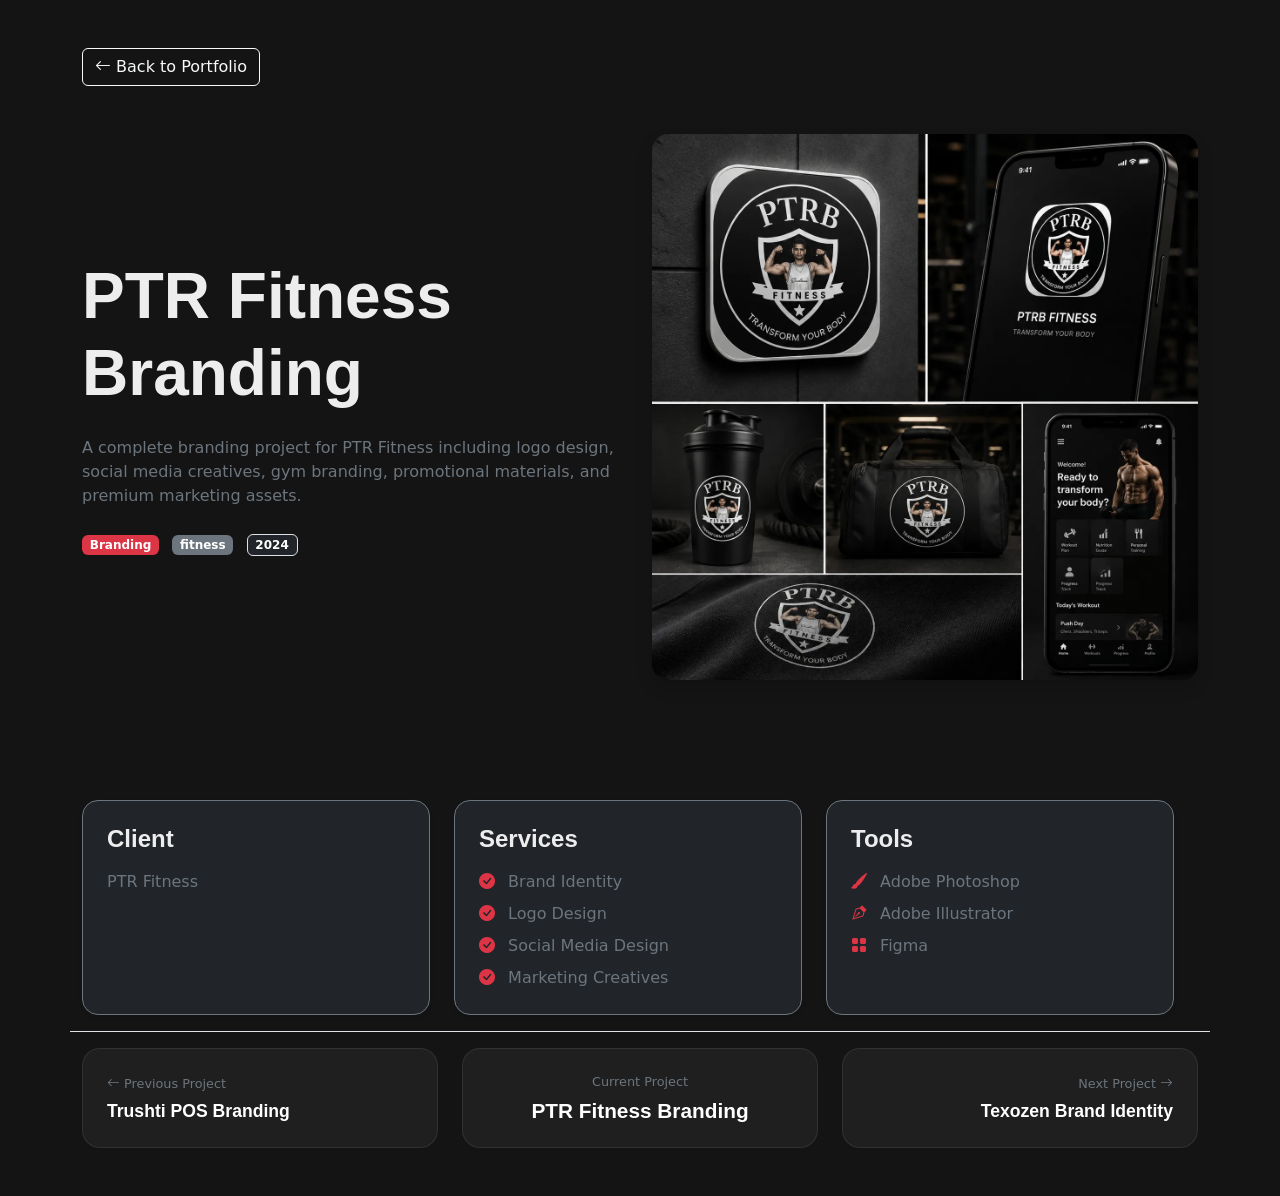
<file: Craftivo/projects/ptr.html>
<!DOCTYPE html>
<html lang="en">

<head>

    <meta charset="UTF-8">
    <meta name="viewport" content="width=device-width, initial-scale=1.0">

    <title>PTR Fitness Branding | Shaikh Saleb</title>

    <!-- Bootstrap -->
    <link href="../assets/vendor/bootstrap/css/bootstrap.min.css" rel="stylesheet">
    <link href="../assets/vendor/bootstrap-icons/bootstrap-icons.css" rel="stylesheet">
    <link href="../assets/vendor/glightbox/css/glightbox.min.css" rel="stylesheet">


    <!-- AOS Animation -->
    <link href="../assets/vendor/aos/aos.css" rel="stylesheet">

    <!-- Main CSS -->
    <link href="../assets/css/main.css" rel="stylesheet">

</head>

<body style="background:#161616;color:#fff;">

    <section class="py-5">

<div class="container">

<a href="../index.html"
class="btn btn-outline-light mb-5"
data-aos="fade-right">

<i class="bi bi-arrow-left"></i>
Back to Portfolio

</a>

<div class="row align-items-center gy-5">

<div class="col-lg-6"
data-aos="fade-right"
data-aos-duration="1000">

<h1 class="display-3 fw-bold">

PTR Fitness Branding
</h1>
<p class="text-secondary mt-4">

A complete branding project for PTR Fitness including logo design,
social media creatives, gym branding, promotional materials,
and premium marketing assets.

</p>

<div class="mt-4">

<span class="badge bg-danger me-2">
Branding
</span>

<span class="badge bg-secondary me-2">
    fitness
</span>

<span class="badge bg-dark border">
2024
</span>

</div>

</div>

<div class="col-lg-6"
data-aos="zoom-in"
data-aos-delay="200">


<img
src="../assets/img/portfolio/ptr.png"
class="img-fluid rounded-4 shadow gallery-img"
alt="Trushti POS">

</a>

</div>

</div>

<div class="row mt-5">


<div class="row mt-5 gy-4">

  <!-- Client -->
  <div class="col-lg-4"
       data-aos="fade-up"
       data-aos-delay="100">

    <div class="card bg-dark border-secondary h-100 shadow-sm rounded-4">

      <div class="card-body p-4">

        <h4 class="fw-bold mb-3">Client</h4>

        <p class="text-secondary mb-0">
          PTR Fitness
        </p>

      </div>

    </div>

  </div>

  <!-- Services -->
  <div class="col-lg-4"
       data-aos="fade-up"
       data-aos-delay="200">

    <div class="card bg-dark border-secondary h-100 shadow-sm rounded-4">

      <div class="card-body p-4">

        <h4 class="fw-bold mb-3">Services</h4>

        <ul class="list-unstyled text-secondary mb-0">

<li class="mb-2">
<i class="bi bi-check-circle-fill text-danger me-2"></i>
Brand Identity
</li>

<li class="mb-2">
<i class="bi bi-check-circle-fill text-danger me-2"></i>
Logo Design
</li>

<li class="mb-2">
<i class="bi bi-check-circle-fill text-danger me-2"></i>
Social Media Design
</li>

<li>
<i class="bi bi-check-circle-fill text-danger me-2"></i>
Marketing Creatives
</li>

</ul>

      </div>

    </div>

  </div>

  <!-- Tools -->
  <div class="col-lg-4"
       data-aos="fade-up"
       data-aos-delay="300">

    <div class="card bg-dark border-secondary h-100 shadow-sm rounded-4">

      <div class="card-body p-4">

        <h4 class="fw-bold mb-3">Tools</h4>

        <ul class="list-unstyled text-secondary mb-0">

<li class="mb-2">
<i class="bi bi-brush-fill text-danger me-2"></i>
Adobe Photoshop
</li>

<li class="mb-2">
<i class="bi bi-vector-pen text-danger me-2"></i>
Adobe Illustrator
</li>

<li>
<i class="bi bi-grid-fill text-danger me-2"></i>
Figma
</li>

</ul>
      </div>

    </div>

  </div>

</div>

<!-- ================= Project Gallery ================= -->
<!-- Project Gallery -->
<!--<div class="mt-5">

    <div class="text-center mb-5" data-aos="fade-up">

        <h2 class="fw-bold">
            Project Gallery
        </h2>

        <p class="text-secondary mt-3">
            Explore the complete branding process, promotional creatives,
            packaging concepts and marketing assets designed for this project.
        </p>

    </div>

    <div class="row g-4">

        <!-- Image 1 -->
        <!--<div class="col-lg-6"
             data-aos="zoom-in"
             data-aos-delay="100">

            <div class="hero-image-wrapper">

                <img
                    src="../assets/img/portfolio/phone.png"
                    class="img-fluid rounded-4 shadow-lg"
                    alt="Phone Case Branding">

            </div>

        </div>

        <!-- Image 2 -->
        <!--<div class="col-lg-6"
             data-aos="zoom-in"
             data-aos-delay="200">

            <a href="../assets/img/portfolio/PHONE 3.png"
               class="glightbox"
               data-gallery="phonecase">

                <img
                    src="../assets/img/portfolio/PHONE 3.png"
                    class="img-fluid rounded-4 shadow gallery-img"
                    alt="Phone Case Design 2">

            </a>

        </div>

        <!-- Image 3 -->
        <!--<div class="col-lg-12"
             data-aos="fade-up"
             data-aos-delay="300">

            <a href="../assets/img/portfolio/PHONE 2.png"
               class="glightbox"
               data-gallery="phonecase">

                <img
                    src="../assets/img/portfolio/PHONE 2.png"
                    class="img-fluid rounded-4 shadow gallery-img"
                    alt="Phone Case Design 3">

            </a>

        </div>

        <!-- Image 4 -->
        <!--
        <div class="col-lg-6"
             data-aos="zoom-in"
             data-aos-delay="400">

            <a href="../assets/img/portfolio/1000213687.png"
               class="glightbox"
               data-gallery="phonecase">

                <img
                    src="../assets/img/portfolio/1000213687.png"
                    class="img-fluid rounded-4 shadow gallery-img"
                    alt="Phone Case Design 4">

            </a>

        </div>
        -->

        <!-- Image 5 -->
        <!--
        <div class="col-lg-6"
             data-aos="zoom-in"
             data-aos-delay="500">

            <a href="../assets/img/portfolio/1000213692.png"
               class="glightbox"
               data-gallery="phonecase">

                <img
                    src="../assets/img/portfolio/1000213692.png"
                    class="img-fluid rounded-4 shadow gallery-img"
                    alt="Phone Case Design 5">

            </a>

        </div>
        -->

        <!-- Image 6 -->
        <!--
        <div class="col-lg-4"
             data-aos="fade-up"
             data-aos-delay="600">

            <a href="../assets/img/portfolio/1000213694.png"
               class="glightbox"
               data-gallery="phonecase">

                <img
                    src="../assets/img/portfolio/1000213694.png"
                    class="img-fluid rounded-4 shadow gallery-img"
                    alt="Phone Case Design 6">

            </a>

        </div>
        -->

        <!-- Image 7 -->
        <!--
        <div class="col-lg-4"
             data-aos="fade-up"
             data-aos-delay="700">

            <a href="../assets/img/portfolio/1000213696.png"
               class="glightbox"
               data-gallery="phonecase">

                <img
                    src="../assets/img/portfolio/1000213696.png"
                    class="img-fluid rounded-4 shadow gallery-img"
                    alt="Phone Case Design 7">

            </a>

        </div>
        -->

        <!-- Image 8 -->
        <!--
        <div class="col-lg-4"
             data-aos="fade-up"
             data-aos-delay="800">

            <a href="../assets/img/portfolio/1000213700.png"
               class="glightbox"
               data-gallery="phonecase">

                <img
                    src="../assets/img/portfolio/1000213700.png"
                    class="img-fluid rounded-4 shadow gallery-img"
                    alt="Phone Case Design 8">

            </a>

        </div>
        -->

    
<!-- ================= Project Navigation ================= -->
<div class="project-navigation mt-3 pt-3 border-top">
<!-- ================= Project Navigation ================= -->
<div class="row justify-content-center g-4">

    <!-- Previous -->
    <div class="col-lg-4 col-md-4" data-aos="fade-right">

        <a href="trushti.html" class="nav-card text-decoration-none">

            <small class="text-secondary">
                <i class="bi bi-arrow-left"></i>
                Previous Project
            </small>

            <h5 class="mt-2 mb-0">
                Trushti POS Branding
            </h5>

        </a>

    </div>

    <!-- Current -->
    <div class="col-lg-4 col-md-4" data-aos="fade-up">

        <div class="nav-current text-center">

            <small class="text-secondary">
                Current Project
            </small>

            <h4 class="mt-2 mb-0">
                PTR Fitness Branding
            </h4>

        </div>

    </div>

    <!-- Next -->
    <div class="col-lg-4 col-md-4" data-aos="fade-left">

        <a href="texozen.html" class="nav-card text-decoration-none text-end">

            <small class="text-secondary">
                Next Project
                <i class="bi bi-arrow-right"></i>
            </small>

            <h5 class="mt-2 mb-0">
                Texozen Brand Identity
            </h5>

        </a>

    </div>

</div>
<!-- Vendor JS -->
<script src="../assets/vendor/bootstrap/js/bootstrap.bundle.min.js"></script>
<script src="../assets/vendor/aos/aos.js"></script>
<script src="../assets/vendor/glightbox/js/glightbox.min.js"></script>

<script>
AOS.init({
    duration: 900,
    once: true,
    easing: "ease-in-out"
});

GLightbox({
    selector: ".glightbox",
    touchNavigation: true,
    loop: true,
    zoomable: true,
    autoplayVideos: true
});
</script>

</body>
</html>
</file>
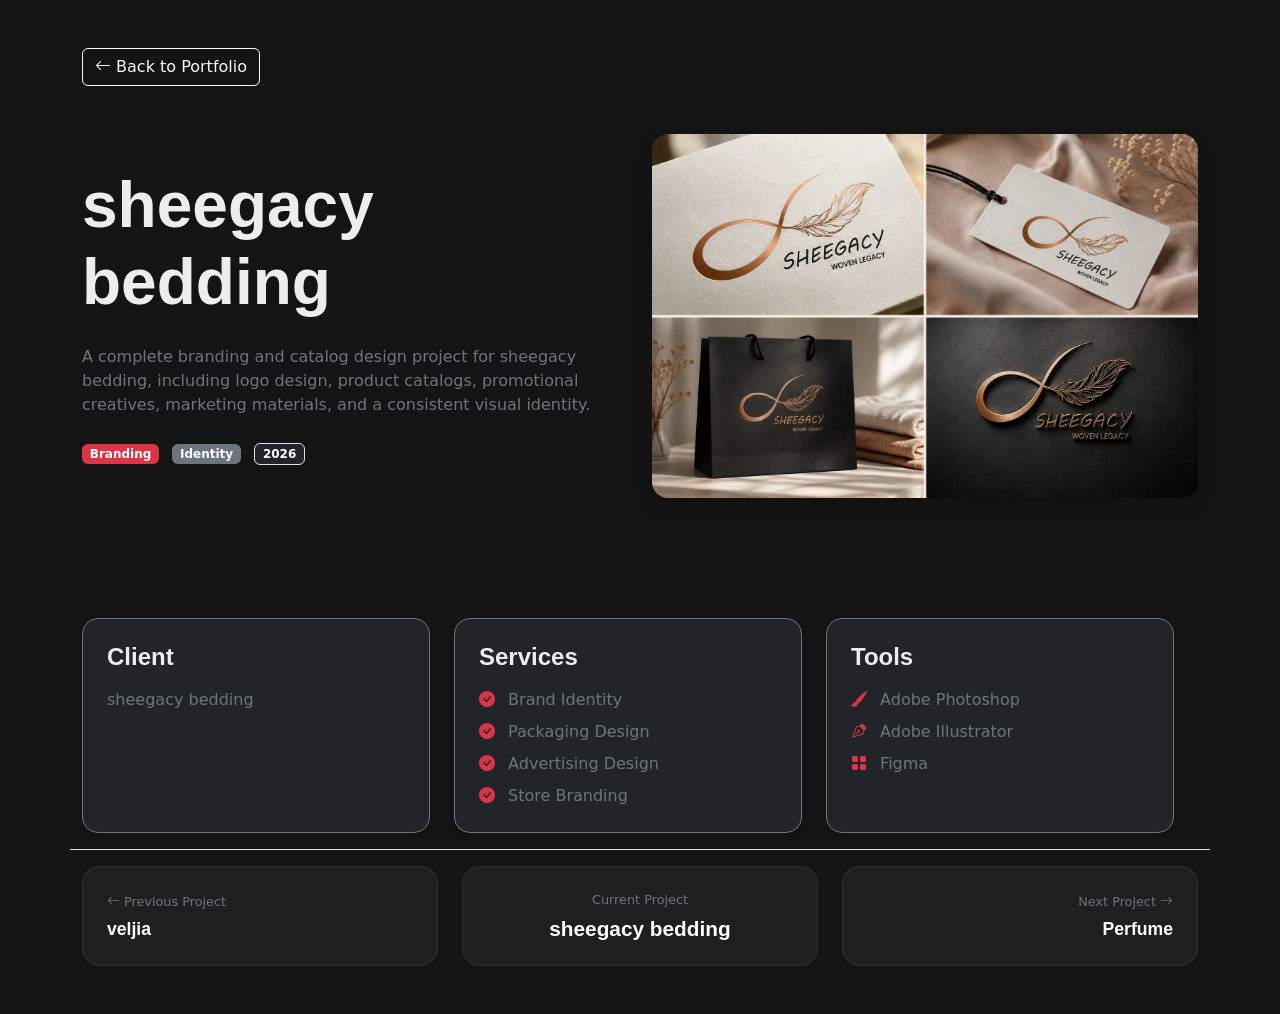
<file: Craftivo/projects/sheegacy.html>
<!DOCTYPE html>
<html lang="en">

<head>

    <meta charset="UTF-8">
    <meta name="viewport" content="width=device-width, initial-scale=1.0">

    <title>sheegacy bedding | Shaikh Saleb</title>

    <!-- Bootstrap -->
    <link href="../assets/vendor/bootstrap/css/bootstrap.min.css" rel="stylesheet">
    <link href="../assets/vendor/bootstrap-icons/bootstrap-icons.css" rel="stylesheet">
    <link href="../assets/vendor/glightbox/css/glightbox.min.css" rel="stylesheet">


    <!-- AOS Animation -->
    <link href="../assets/vendor/aos/aos.css" rel="stylesheet">

    <!-- Main CSS -->
    <link href="../assets/css/main.css" rel="stylesheet">

</head>

<body style="background:#161616;color:#fff;">

    <section class="py-5">

<div class="container">

<a href="../index.html"
class="btn btn-outline-light mb-5"
data-aos="fade-right">

<i class="bi bi-arrow-left"></i>
Back to Portfolio

</a>

<div class="row align-items-center gy-5">

<div class="col-lg-6"
data-aos="fade-right"
data-aos-duration="1000">

<h1 class="display-3 fw-bold">

sheegacy bedding
</h1>
<p class="text-secondary mt-4">

A complete branding and catalog design project for sheegacy bedding,
including logo design, product catalogs, promotional creatives,
marketing materials, and a consistent visual identity.

</p>

<div class="mt-4">

<span class="badge bg-danger me-2">
Branding
</span>

<span class="badge bg-secondary me-2">
Identity
</span>

<span class="badge bg-dark border">
2026
</span>

</div>

</div>

<div class="col-lg-6"
data-aos="zoom-in"
data-aos-delay="200">


<img
src="../assets/img/portfolio/sheegacy.png"
class="img-fluid rounded-4 shadow gallery-img"
alt="sheegacy bedding">

</a>

</div>

</div>

<div class="row mt-5">


<div class="row mt-5 gy-4">

  <!-- Client -->
  <div class="col-lg-4"
       data-aos="fade-up"
       data-aos-delay="100">

    <div class="card bg-dark border-secondary h-100 shadow-sm rounded-4">

      <div class="card-body p-4">

        <h4 class="fw-bold mb-3">Client</h4>

        <p class="text-secondary mb-0">
          sheegacy bedding
        </p>

      </div>

    </div>

  </div>

  <!-- Services -->
  <div class="col-lg-4"
       data-aos="fade-up"
       data-aos-delay="200">

    <div class="card bg-dark border-secondary h-100 shadow-sm rounded-4">

      <div class="card-body p-4">

        <h4 class="fw-bold mb-3">Services</h4>

        <ul class="list-unstyled text-secondary mb-0">

          <li class="mb-2">
            <i class="bi bi-check-circle-fill text-danger me-2"></i>
            Brand Identity
          </li>

          <li class="mb-2">
            <i class="bi bi-check-circle-fill text-danger me-2"></i>
            Packaging Design
          </li>

          <li class="mb-2">
            <i class="bi bi-check-circle-fill text-danger me-2"></i>
            Advertising Design
          </li>

          <li>
            <i class="bi bi-check-circle-fill text-danger me-2"></i>
            Store Branding
          </li>

        </ul>

      </div>

    </div>

  </div>

  <!-- Tools -->
  <div class="col-lg-4"
       data-aos="fade-up"
       data-aos-delay="300">

    <div class="card bg-dark border-secondary h-100 shadow-sm rounded-4">

      <div class="card-body p-4">

        <h4 class="fw-bold mb-3">Tools</h4>

        <ul class="list-unstyled text-secondary mb-0">

          <li class="mb-2">
            <i class="bi bi-brush-fill text-danger me-2"></i>
            Adobe Photoshop
          </li>

          <li class="mb-2">
            <i class="bi bi-vector-pen text-danger me-2"></i>
            Adobe Illustrator
          </li>

          <li>
            <i class="bi bi-grid-fill text-danger me-2"></i>
            Figma
          </li>

        </ul>

      </div>

    </div>

  </div>

</div>

<!-- ================= Project Gallery ================= -->
<!-- Project Gallery -->
<!--<div class="mt-5">

    <div class="text-center mb-5" data-aos="fade-up">

        <h2 class="fw-bold">
            Project Gallery
        </h2>

        <p class="text-secondary mt-3">
            Explore the complete branding process, promotional creatives,
            packaging concepts and marketing assets designed for this project.
        </p>

    </div>

    <div class="row g-4">

        <!-- Image 1 -->
        <!--<div class="col-lg-6"
             data-aos="zoom-in"
             data-aos-delay="100">

            <div class="hero-image-wrapper">

                <img
                    src="../assets/img/portfolio/phone.png"
                    class="img-fluid rounded-4 shadow-lg"
                    alt="Phone Case Branding">

            </div>

        </div>

        <!-- Image 2 -->
        <!--<div class="col-lg-6"
             data-aos="zoom-in"
             data-aos-delay="200">

            <a href="../assets/img/portfolio/PHONE 3.png"
               class="glightbox"
               data-gallery="phonecase">

                <img
                    src="../assets/img/portfolio/PHONE 3.png"
                    class="img-fluid rounded-4 shadow gallery-img"
                    alt="Phone Case Design 2">

            </a>

        </div>

        <!-- Image 3 -->
        <!--<div class="col-lg-12"
             data-aos="fade-up"
             data-aos-delay="300">

            <a href="../assets/img/portfolio/PHONE 2.png"
               class="glightbox"
               data-gallery="phonecase">

                <img
                    src="../assets/img/portfolio/PHONE 2.png"
                    class="img-fluid rounded-4 shadow gallery-img"
                    alt="Phone Case Design 3">

            </a>

        </div>

        <!-- Image 4 -->
        <!--
        <div class="col-lg-6"
             data-aos="zoom-in"
             data-aos-delay="400">

            <a href="../assets/img/portfolio/1000213687.png"
               class="glightbox"
               data-gallery="phonecase">

                <img
                    src="../assets/img/portfolio/1000213687.png"
                    class="img-fluid rounded-4 shadow gallery-img"
                    alt="Phone Case Design 4">

            </a>

        </div>
        -->

        <!-- Image 5 -->
        <!--
        <div class="col-lg-6"
             data-aos="zoom-in"
             data-aos-delay="500">

            <a href="../assets/img/portfolio/1000213692.png"
               class="glightbox"
               data-gallery="phonecase">

                <img
                    src="../assets/img/portfolio/1000213692.png"
                    class="img-fluid rounded-4 shadow gallery-img"
                    alt="Phone Case Design 5">

            </a>

        </div>
        -->

        <!-- Image 6 -->
        <!--
        <div class="col-lg-4"
             data-aos="fade-up"
             data-aos-delay="600">

            <a href="../assets/img/portfolio/1000213694.png"
               class="glightbox"
               data-gallery="phonecase">

                <img
                    src="../assets/img/portfolio/1000213694.png"
                    class="img-fluid rounded-4 shadow gallery-img"
                    alt="Phone Case Design 6">

            </a>

        </div>
        -->

        <!-- Image 7 -->
        <!--
        <div class="col-lg-4"
             data-aos="fade-up"
             data-aos-delay="700">

            <a href="../assets/img/portfolio/1000213696.png"
               class="glightbox"
               data-gallery="phonecase">

                <img
                    src="../assets/img/portfolio/1000213696.png"
                    class="img-fluid rounded-4 shadow gallery-img"
                    alt="Phone Case Design 7">

            </a>

        </div>
        -->

        <!-- Image 8 -->
        <!--
        <div class="col-lg-4"
             data-aos="fade-up"
             data-aos-delay="800">

            <a href="../assets/img/portfolio/1000213700.png"
               class="glightbox"
               data-gallery="phonecase">

                <img
                    src="../assets/img/portfolio/1000213700.png"
                    class="img-fluid rounded-4 shadow gallery-img"
                    alt="Phone Case Design 8">

            </a>

        </div>
        -->

    
<!-- ================= Project Navigation ================= -->

<!-- ================= Project Navigation ================= -->
<div class="project-navigation mt-3 pt-3 border-top">

    <div class="row justify-content-center g-4">

        <!-- Previous -->
        <div class="col-lg-4 col-md-4" data-aos="fade-right">

            <a href="veljia.html" class="nav-card text-decoration-none">

                <small class="text-secondary">
                    <i class="bi bi-arrow-left"></i>
                    Previous Project
                </small>

                <h5 class="mt-2 mb-0">
                    veljia
                </h5>

            </a>

        </div>

        <!-- Current -->
        <div class="col-lg-4 col-md-4" data-aos="fade-up">

            <div class="nav-current text-center">

                <small class="text-secondary">
                    Current Project
                </small>

                <h4 class="mt-2 mb-0">
                    sheegacy bedding
                </h4>

            </div>

        </div>

        <!-- Next -->
        <div class="col-lg-4 col-md-4" data-aos="fade-left">

            <a href="perfume.html" class="nav-card text-decoration-none text-end">

                <small class="text-secondary">
                    Next Project
                    <i class="bi bi-arrow-right"></i>
                </small>

                <h5 class="mt-2 mb-0">
                    Perfume
                </h5>

            </a>

        </div>

    </div>

</div>

</div>
</section>

<!-- Vendor JS -->
<script src="../assets/vendor/bootstrap/js/bootstrap.bundle.min.js"></script>
<script src="../assets/vendor/aos/aos.js"></script>
<script src="../assets/vendor/glightbox/js/glightbox.min.js"></script>

<script>
AOS.init({
    duration: 900,
    once: true,
    easing: "ease-in-out"
});

GLightbox({
    selector: ".glightbox",
    touchNavigation: true,
    loop: true,
    zoomable: true,
    autoplayVideos: true
});
</script>

</body>
</html>
</file>
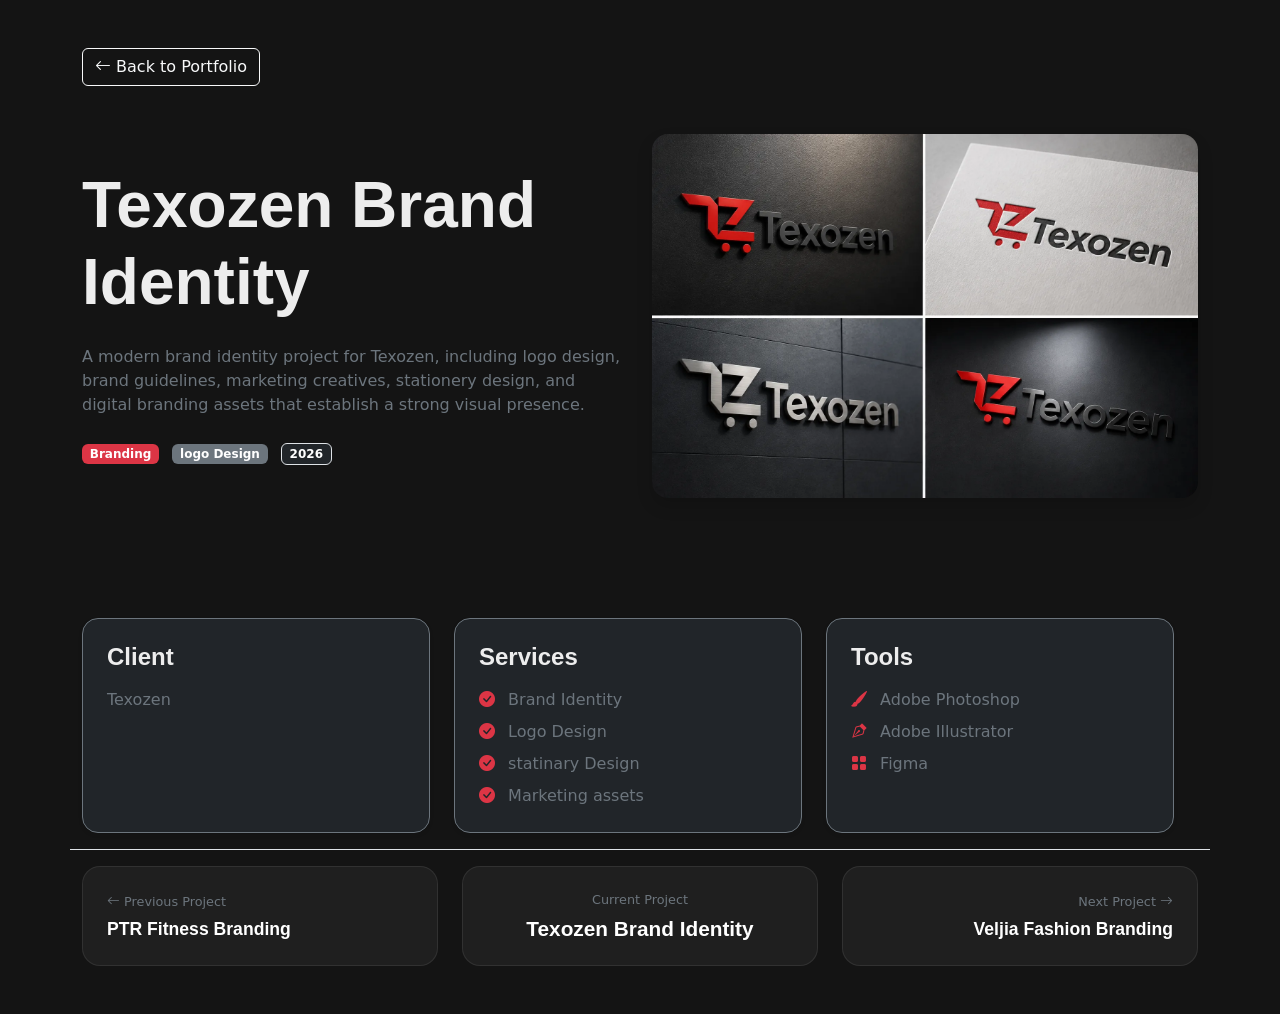
<file: Craftivo/projects/texozen.html>
<!DOCTYPE html>
<html lang="en">

<head>

    <meta charset="UTF-8">
    <meta name="viewport" content="width=device-width, initial-scale=1.0">

    <title>Texozen Brand Identity | Shaikh Saleb</title>

    <!-- Bootstrap -->
    <link href="../assets/vendor/bootstrap/css/bootstrap.min.css" rel="stylesheet">
    <link href="../assets/vendor/bootstrap-icons/bootstrap-icons.css" rel="stylesheet">
    <link href="../assets/vendor/glightbox/css/glightbox.min.css" rel="stylesheet">


    <!-- AOS Animation -->
    <link href="../assets/vendor/aos/aos.css" rel="stylesheet">

    <!-- Main CSS -->
    <link href="../assets/css/main.css" rel="stylesheet">

</head>

<body style="background:#161616;color:#fff;">

    <section class="py-5">

<div class="container">

<a href="../index.html"
class="btn btn-outline-light mb-5"
data-aos="fade-right">

<i class="bi bi-arrow-left"></i>
Back to Portfolio

</a>

<div class="row align-items-center gy-5">

<div class="col-lg-6"
data-aos="fade-right"
data-aos-duration="1000">

<h1 class="display-3 fw-bold">

    Texozen Brand Identity
</h1>
<p class="text-secondary mt-4">

A modern brand identity project for Texozen, including logo design, brand guidelines, marketing creatives, stationery design, and digital branding assets that establish a strong visual presence.

</p>

<div class="mt-4">

<span class="badge bg-danger me-2">
Branding
</span>

<span class="badge bg-secondary me-2">
    logo Design
</span>

<span class="badge bg-dark border">
2026
</span>

</div>

</div>

<div class="col-lg-6"
data-aos="zoom-in"
data-aos-delay="200">


<img
src="../assets/img/portfolio/texo.png"
class="img-fluid rounded-4 shadow gallery-img"
alt="Texozen Brand Identity">

</a>

</div>

</div>

<div class="row mt-5">


<div class="row mt-5 gy-4">

  <!-- Client -->
  <div class="col-lg-4"
       data-aos="fade-up"
       data-aos-delay="100">

    <div class="card bg-dark border-secondary h-100 shadow-sm rounded-4">

      <div class="card-body p-4">

        <h4 class="fw-bold mb-3">Client</h4>

        <p class="text-secondary mb-0">
          Texozen
        </p>

      </div>

    </div>

  </div>

  <!-- Services -->
  <div class="col-lg-4"
       data-aos="fade-up"
       data-aos-delay="200">

    <div class="card bg-dark border-secondary h-100 shadow-sm rounded-4">

      <div class="card-body p-4">

        <h4 class="fw-bold mb-3">Services</h4>

        <ul class="list-unstyled text-secondary mb-0">

<li class="mb-2">
<i class="bi bi-check-circle-fill text-danger me-2"></i>
Brand Identity
</li>

<li class="mb-2">
<i class="bi bi-check-circle-fill text-danger me-2"></i>
Logo Design
</li>

<li class="mb-2">
<i class="bi bi-check-circle-fill text-danger me-2"></i>
statinary Design
</li>

<li>
<i class="bi bi-check-circle-fill text-danger me-2"></i>
Marketing assets
</li>

</ul>

      </div>

    </div>

  </div>

  <!-- Tools -->
  <div class="col-lg-4"
       data-aos="fade-up"
       data-aos-delay="300">

    <div class="card bg-dark border-secondary h-100 shadow-sm rounded-4">

      <div class="card-body p-4">

        <h4 class="fw-bold mb-3">Tools</h4>

       <ul class="list-unstyled text-secondary mb-0">

<li class="mb-2">
<i class="bi bi-brush-fill text-danger me-2"></i>
Adobe Photoshop
</li>

<li class="mb-2">
<i class="bi bi-vector-pen text-danger me-2"></i>
Adobe Illustrator
</li>

<li>
<i class="bi bi-grid-fill text-danger me-2"></i>
Figma
</li>

</ul>
      </div>

    </div>

  </div>

</div>

<!-- ================= Project Gallery ================= -->
<!-- Project Gallery -->
<!--<div class="mt-5">

    <div class="text-center mb-5" data-aos="fade-up">

        <h2 class="fw-bold">
            Project Gallery
        </h2>

        <p class="text-secondary mt-3">
            Explore the complete branding process, promotional creatives,
            packaging concepts and marketing assets designed for this project.
        </p>

    </div>

    <div class="row g-4">

        <!-- Image 1 -->
        <!--<div class="col-lg-6"
             data-aos="zoom-in"
             data-aos-delay="100">

            <div class="hero-image-wrapper">

                <img
                    src="../assets/img/portfolio/phone.png"
                    class="img-fluid rounded-4 shadow-lg"
                    alt="Phone Case Branding">

            </div>

        </div>

        <!-- Image 2 -->
        <!--<div class="col-lg-6"
             data-aos="zoom-in"
             data-aos-delay="200">

            <a href="../assets/img/portfolio/PHONE 3.png"
               class="glightbox"
               data-gallery="phonecase">

                <img
                    src="../assets/img/portfolio/PHONE 3.png"
                    class="img-fluid rounded-4 shadow gallery-img"
                    alt="Phone Case Design 2">

            </a>

        </div>

        <!-- Image 3 -->
        <!--<div class="col-lg-12"
             data-aos="fade-up"
             data-aos-delay="300">

            <a href="../assets/img/portfolio/PHONE 2.png"
               class="glightbox"
               data-gallery="phonecase">

                <img
                    src="../assets/img/portfolio/PHONE 2.png"
                    class="img-fluid rounded-4 shadow gallery-img"
                    alt="Phone Case Design 3">

            </a>

        </div>

        <!-- Image 4 -->
        <!--
        <div class="col-lg-6"
             data-aos="zoom-in"
             data-aos-delay="400">

            <a href="../assets/img/portfolio/1000213687.png"
               class="glightbox"
               data-gallery="phonecase">

                <img
                    src="../assets/img/portfolio/1000213687.png"
                    class="img-fluid rounded-4 shadow gallery-img"
                    alt="Phone Case Design 4">

            </a>

        </div>
        -->

        <!-- Image 5 -->
        <!--
        <div class="col-lg-6"
             data-aos="zoom-in"
             data-aos-delay="500">

            <a href="../assets/img/portfolio/1000213692.png"
               class="glightbox"
               data-gallery="phonecase">

                <img
                    src="../assets/img/portfolio/1000213692.png"
                    class="img-fluid rounded-4 shadow gallery-img"
                    alt="Phone Case Design 5">

            </a>

        </div>
        -->

        <!-- Image 6 -->
        <!--
        <div class="col-lg-4"
             data-aos="fade-up"
             data-aos-delay="600">

            <a href="../assets/img/portfolio/1000213694.png"
               class="glightbox"
               data-gallery="phonecase">

                <img
                    src="../assets/img/portfolio/1000213694.png"
                    class="img-fluid rounded-4 shadow gallery-img"
                    alt="Phone Case Design 6">

            </a>

        </div>
        -->

        <!-- Image 7 -->
        <!--
        <div class="col-lg-4"
             data-aos="fade-up"
             data-aos-delay="700">

            <a href="../assets/img/portfolio/1000213696.png"
               class="glightbox"
               data-gallery="phonecase">

                <img
                    src="../assets/img/portfolio/1000213696.png"
                    class="img-fluid rounded-4 shadow gallery-img"
                    alt="Phone Case Design 7">

            </a>

        </div>
        -->

        <!-- Image 8 -->
        <!--
        <div class="col-lg-4"
             data-aos="fade-up"
             data-aos-delay="800">

            <a href="../assets/img/portfolio/1000213700.png"
               class="glightbox"
               data-gallery="phonecase">

                <img
                    src="../assets/img/portfolio/1000213700.png"
                    class="img-fluid rounded-4 shadow gallery-img"
                    alt="Phone Case Design 8">

            </a>

        </div>
        -->

    
<!-- ================= Project Navigation ================= -->
<div class="project-navigation mt-3 pt-3 border-top">
<!-- ================= Project Navigation ================= -->
<div class="row justify-content-center g-4">

    <!-- Previous -->
    <div class="col-lg-4 col-md-4" data-aos="fade-right">

        <a href="ptr.html" class="nav-card text-decoration-none">

            <small class="text-secondary">
                <i class="bi bi-arrow-left"></i>
                Previous Project
            </small>

            <h5 class="mt-2 mb-0">
                PTR Fitness Branding
            </h5>

        </a>

    </div>

    <!-- Current -->
    <div class="col-lg-4 col-md-4" data-aos="fade-up">

        <div class="nav-current text-center">

            <small class="text-secondary">
                Current Project
            </small>

            <h4 class="mt-2 mb-0">
                Texozen Brand Identity
            </h4>

        </div>

    </div>

    <!-- Next -->
    <div class="col-lg-4 col-md-4" data-aos="fade-left">

        <a href="veljia.html" class="nav-card text-decoration-none text-end">

            <small class="text-secondary">
                Next Project
                <i class="bi bi-arrow-right"></i>
            </small>

            <h5 class="mt-2 mb-0">
                Veljia Fashion Branding
            </h5>

        </a>

    </div>

</div>
<!-- Vendor JS -->
<script src="../assets/vendor/bootstrap/js/bootstrap.bundle.min.js"></script>
<script src="../assets/vendor/aos/aos.js"></script>
<script src="../assets/vendor/glightbox/js/glightbox.min.js"></script>

<script>
AOS.init({
    duration: 900,
    once: true,
    easing: "ease-in-out"
});

GLightbox({
    selector: ".glightbox",
    touchNavigation: true,
    loop: true,
    zoomable: true,
    autoplayVideos: true
});
</script>

</body>
</html>
</file>
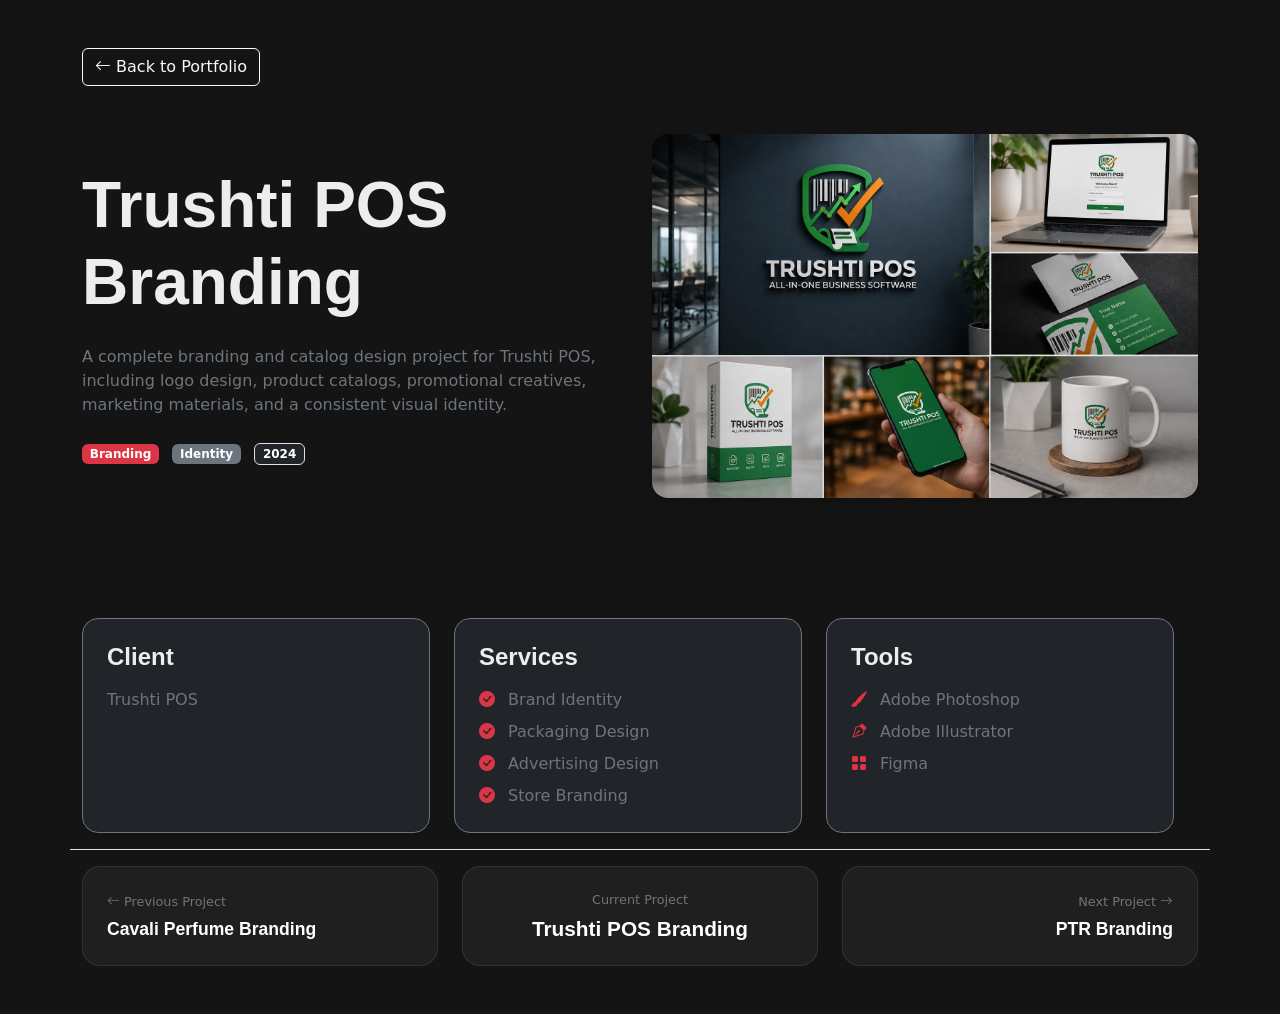
<file: Craftivo/projects/trushti.html>
<!DOCTYPE html>
<html lang="en">

<head>

    <meta charset="UTF-8">
    <meta name="viewport" content="width=device-width, initial-scale=1.0">

    <title>Trushti POS Branding | Shaikh Saleb</title>

    <!-- Bootstrap -->
    <link href="../assets/vendor/bootstrap/css/bootstrap.min.css" rel="stylesheet">
    <link href="../assets/vendor/bootstrap-icons/bootstrap-icons.css" rel="stylesheet">
    <link href="../assets/vendor/glightbox/css/glightbox.min.css" rel="stylesheet">


    <!-- AOS Animation -->
    <link href="../assets/vendor/aos/aos.css" rel="stylesheet">

    <!-- Main CSS -->
    <link href="../assets/css/main.css" rel="stylesheet">

</head>

<body style="background:#161616;color:#fff;">

    <section class="py-5">

<div class="container">

<a href="../index.html"
class="btn btn-outline-light mb-5"
data-aos="fade-right">

<i class="bi bi-arrow-left"></i>
Back to Portfolio

</a>

<div class="row align-items-center gy-5">

<div class="col-lg-6"
data-aos="fade-right"
data-aos-duration="1000">

<h1 class="display-3 fw-bold">

Trushti POS Branding
</h1>
<p class="text-secondary mt-4">

A complete branding and catalog design project for Trushti POS,
including logo design, product catalogs, promotional creatives,
marketing materials, and a consistent visual identity.

</p>

<div class="mt-4">

<span class="badge bg-danger me-2">
Branding
</span>

<span class="badge bg-secondary me-2">
Identity
</span>

<span class="badge bg-dark border">
2024
</span>

</div>

</div>

<div class="col-lg-6"
data-aos="zoom-in"
data-aos-delay="200">


<img
src="../assets/img/portfolio/trushti.png"
class="img-fluid rounded-4 shadow gallery-img"
alt="Trushti POS">

</a>

</div>

</div>

<div class="row mt-5">


<div class="row mt-5 gy-4">

  <!-- Client -->
  <div class="col-lg-4"
       data-aos="fade-up"
       data-aos-delay="100">

    <div class="card bg-dark border-secondary h-100 shadow-sm rounded-4">

      <div class="card-body p-4">

        <h4 class="fw-bold mb-3">Client</h4>

        <p class="text-secondary mb-0">
          Trushti POS
        </p>

      </div>

    </div>

  </div>

  <!-- Services -->
  <div class="col-lg-4"
       data-aos="fade-up"
       data-aos-delay="200">

    <div class="card bg-dark border-secondary h-100 shadow-sm rounded-4">

      <div class="card-body p-4">

        <h4 class="fw-bold mb-3">Services</h4>

        <ul class="list-unstyled text-secondary mb-0">

          <li class="mb-2">
            <i class="bi bi-check-circle-fill text-danger me-2"></i>
            Brand Identity
          </li>

          <li class="mb-2">
            <i class="bi bi-check-circle-fill text-danger me-2"></i>
            Packaging Design
          </li>

          <li class="mb-2">
            <i class="bi bi-check-circle-fill text-danger me-2"></i>
            Advertising Design
          </li>

          <li>
            <i class="bi bi-check-circle-fill text-danger me-2"></i>
            Store Branding
          </li>

        </ul>

      </div>

    </div>

  </div>

  <!-- Tools -->
  <div class="col-lg-4"
       data-aos="fade-up"
       data-aos-delay="300">

    <div class="card bg-dark border-secondary h-100 shadow-sm rounded-4">

      <div class="card-body p-4">

        <h4 class="fw-bold mb-3">Tools</h4>

        <ul class="list-unstyled text-secondary mb-0">

          <li class="mb-2">
            <i class="bi bi-brush-fill text-danger me-2"></i>
            Adobe Photoshop
          </li>

          <li class="mb-2">
            <i class="bi bi-vector-pen text-danger me-2"></i>
            Adobe Illustrator
          </li>

          <li>
            <i class="bi bi-grid-fill text-danger me-2"></i>
            Figma
          </li>

        </ul>

      </div>

    </div>

  </div>

</div>

<!-- ================= Project Gallery ================= -->
<!-- Project Gallery -->
<!--<div class="mt-5">

    <div class="text-center mb-5" data-aos="fade-up">

        <h2 class="fw-bold">
            Project Gallery
        </h2>

        <p class="text-secondary mt-3">
            Explore the complete branding process, promotional creatives,
            packaging concepts and marketing assets designed for this project.
        </p>

    </div>

    <div class="row g-4">

        <!-- Image 1 -->
        <!--<div class="col-lg-6"
             data-aos="zoom-in"
             data-aos-delay="100">

            <div class="hero-image-wrapper">

                <img
                    src="../assets/img/portfolio/phone.png"
                    class="img-fluid rounded-4 shadow-lg"
                    alt="Phone Case Branding">

            </div>

        </div>

        <!-- Image 2 -->
        <!--<div class="col-lg-6"
             data-aos="zoom-in"
             data-aos-delay="200">

            <a href="../assets/img/portfolio/PHONE 3.png"
               class="glightbox"
               data-gallery="phonecase">

                <img
                    src="../assets/img/portfolio/PHONE 3.png"
                    class="img-fluid rounded-4 shadow gallery-img"
                    alt="Phone Case Design 2">

            </a>

        </div>

        <!-- Image 3 -->
        <!--<div class="col-lg-12"
             data-aos="fade-up"
             data-aos-delay="300">

            <a href="../assets/img/portfolio/PHONE 2.png"
               class="glightbox"
               data-gallery="phonecase">

                <img
                    src="../assets/img/portfolio/PHONE 2.png"
                    class="img-fluid rounded-4 shadow gallery-img"
                    alt="Phone Case Design 3">

            </a>

        </div>

        <!-- Image 4 -->
        <!--
        <div class="col-lg-6"
             data-aos="zoom-in"
             data-aos-delay="400">

            <a href="../assets/img/portfolio/1000213687.png"
               class="glightbox"
               data-gallery="phonecase">

                <img
                    src="../assets/img/portfolio/1000213687.png"
                    class="img-fluid rounded-4 shadow gallery-img"
                    alt="Phone Case Design 4">

            </a>

        </div>
        -->

        <!-- Image 5 -->
        <!--
        <div class="col-lg-6"
             data-aos="zoom-in"
             data-aos-delay="500">

            <a href="../assets/img/portfolio/1000213692.png"
               class="glightbox"
               data-gallery="phonecase">

                <img
                    src="../assets/img/portfolio/1000213692.png"
                    class="img-fluid rounded-4 shadow gallery-img"
                    alt="Phone Case Design 5">

            </a>

        </div>
        -->

        <!-- Image 6 -->
        <!--
        <div class="col-lg-4"
             data-aos="fade-up"
             data-aos-delay="600">

            <a href="../assets/img/portfolio/1000213694.png"
               class="glightbox"
               data-gallery="phonecase">

                <img
                    src="../assets/img/portfolio/1000213694.png"
                    class="img-fluid rounded-4 shadow gallery-img"
                    alt="Phone Case Design 6">

            </a>

        </div>
        -->

        <!-- Image 7 -->
        <!--
        <div class="col-lg-4"
             data-aos="fade-up"
             data-aos-delay="700">

            <a href="../assets/img/portfolio/1000213696.png"
               class="glightbox"
               data-gallery="phonecase">

                <img
                    src="../assets/img/portfolio/1000213696.png"
                    class="img-fluid rounded-4 shadow gallery-img"
                    alt="Phone Case Design 7">

            </a>

        </div>
        -->

        <!-- Image 8 -->
        <!--
        <div class="col-lg-4"
             data-aos="fade-up"
             data-aos-delay="800">

            <a href="../assets/img/portfolio/1000213700.png"
               class="glightbox"
               data-gallery="phonecase">

                <img
                    src="../assets/img/portfolio/1000213700.png"
                    class="img-fluid rounded-4 shadow gallery-img"
                    alt="Phone Case Design 8">

            </a>

        </div>
        -->

    
<!-- ================= Project Navigation ================= -->

<!-- ================= Project Navigation ================= -->
<div class="project-navigation mt-3 pt-3 border-top">

    <div class="row justify-content-center g-4">

        <!-- Previous -->
        <div class="col-lg-4 col-md-4" data-aos="fade-right">

            <a href="cavali.html" class="nav-card text-decoration-none">

                <small class="text-secondary">
                    <i class="bi bi-arrow-left"></i>
                    Previous Project
                </small>

                <h5 class="mt-2 mb-0">
                    Cavali Perfume Branding
                </h5>

            </a>

        </div>

        <!-- Current -->
        <div class="col-lg-4 col-md-4" data-aos="fade-up">

            <div class="nav-current text-center">

                <small class="text-secondary">
                    Current Project
                </small>

                <h4 class="mt-2 mb-0">
                    Trushti POS Branding
                </h4>

            </div>

        </div>

        <!-- Next -->
        <div class="col-lg-4 col-md-4" data-aos="fade-left">

            <a href="ptr.html" class="nav-card text-decoration-none text-end">

                <small class="text-secondary">
                    Next Project
                    <i class="bi bi-arrow-right"></i>
                </small>

                <h5 class="mt-2 mb-0">
                    PTR Branding
                </h5>

            </a>

        </div>

    </div>

</div>

</div>
</section>

<!-- Vendor JS -->
<script src="../assets/vendor/bootstrap/js/bootstrap.bundle.min.js"></script>
<script src="../assets/vendor/aos/aos.js"></script>
<script src="../assets/vendor/glightbox/js/glightbox.min.js"></script>

<script>
AOS.init({
    duration: 900,
    once: true,
    easing: "ease-in-out"
});

GLightbox({
    selector: ".glightbox",
    touchNavigation: true,
    loop: true,
    zoomable: true,
    autoplayVideos: true
});
</script>

</body>
</html>
</file>
<file: Craftivo/assets/css/main.css>
/**
* Template Name: Craftivo
* Template URL: https://bootstrapmade.com/craftivo-bootstrap-portfolio-template/
* Updated: Oct 04 2025 with Bootstrap v5.3.8
* Author: BootstrapMade.com
* License: https://bootstrapmade.com/license/
*/

@charset "UTF-8";

/*--------------------------------------------------------------
# Font & Color Variables
# Help: https://bootstrapmade.com/color-system/
--------------------------------------------------------------*/
/* Fonts */
:root {
  --default-font: "Roboto",  system-ui, -apple-system, "Segoe UI", Roboto, "Helvetica Neue", Arial, "Noto Sans", "Liberation Sans", sans-serif, "Apple Color Emoji", "Segoe UI Emoji", "Segoe UI Symbol", "Noto Color Emoji";
  --heading-font: "Mulish",  sans-serif;
  --nav-font: "Raleway",  sans-serif;
}

/* Global Colors - The following color variables are used throughout the website. Updating them here will change the color scheme of the entire website */
:root { 
  --background-color: #141414; /* Background color for the entire website, including individual sections */
  --default-color: #d9d9d9; /* Default color used for the majority of the text content across the entire website */
  --heading-color: #ededed; /* Color for headings, subheadings and title throughout the website */
  --accent-color: #ff4d4f; /* Accent color that represents your brand on the website. It's used for buttons, links, and other elements that need to stand out */
  --surface-color: #1c1c1c; /* The surface color is used as a background of boxed elements within sections, such as cards, icon boxes, or other elements that require a visual separation from the global background. */
  --contrast-color: #ffffff; /* Contrast color for text, ensuring readability against backgrounds of accent, heading, or default colors. */
}

/* Nav Menu Colors - The following color variables are used specifically for the navigation menu. They are separate from the global colors to allow for more customization options */
:root {
  --nav-color: #d9d9d9;  /* The default color of the main navmenu links */
  --nav-hover-color: #ff4d4f; /* Applied to main navmenu links when they are hovered over or active */
  --nav-mobile-background-color: #2e2e2e; /* Used as the background color for mobile navigation menu */
  --nav-dropdown-background-color: #2e2e2e; /* Used as the background color for dropdown items that appear when hovering over primary navigation items */
  --nav-dropdown-color: #d9d9d9; /* Used for navigation links of the dropdown items in the navigation menu. */
  --nav-dropdown-hover-color: #ff4d4f; /* Similar to --nav-hover-color, this color is applied to dropdown navigation links when they are hovered over. */
}

/* Color Presets - These classes override global colors when applied to any section or element, providing reuse of the sam color scheme. */

.light-background {
  --background-color: rgba(41, 41, 41, 0.8);
  --surface-color: #484848;
}

.dark-background {
  --background-color: #060606;
  --default-color: #ffffff;
  --heading-color: #ffffff;
  --surface-color: #252525;
  --contrast-color: #ffffff;
}

/* Smooth scroll */
:root {
  scroll-behavior: smooth;
}

/*--------------------------------------------------------------
# General Styling & Shared Classes
--------------------------------------------------------------*/
body {
  color: var(--default-color);
  background-color: var(--background-color);
  font-family: var(--default-font);
}

a {
  color: var(--accent-color);
  text-decoration: none;
  transition: 0.3s;
}

a:hover {
  color: color-mix(in srgb, var(--accent-color), transparent 25%);
  text-decoration: none;
}

h1,
h2,
h3,
h4,
h5,
h6 {
  color: var(--heading-color);
  font-family: var(--heading-font);
}

/* PHP Email Form Messages
------------------------------*/
.php-email-form .error-message {
  display: none;
  background: #df1529;
  color: #ffffff;
  text-align: left;
  padding: 15px;
  margin-bottom: 24px;
  font-weight: 600;
}

.php-email-form .sent-message {
  display: none;
  color: #ffffff;
  background: #059652;
  text-align: center;
  padding: 15px;
  margin-bottom: 24px;
  font-weight: 600;
}

.php-email-form .loading {
  display: none;
  background: var(--surface-color);
  text-align: center;
  padding: 15px;
  margin-bottom: 24px;
}

.php-email-form .loading:before {
  content: "";
  display: inline-block;
  border-radius: 50%;
  width: 24px;
  height: 24px;
  margin: 0 10px -6px 0;
  border: 3px solid var(--accent-color);
  border-top-color: var(--surface-color);
  animation: php-email-form-loading 1s linear infinite;
}

@keyframes php-email-form-loading {
  0% {
    transform: rotate(0deg);
  }

  100% {
    transform: rotate(360deg);
  }
}

/*--------------------------------------------------------------
# Global Header
--------------------------------------------------------------*/
.header {
  --heading-color: #ffffff;
  color: var(--default-color);
  background-color: var(--background-color);
  padding: 15px 0;
  transition: all 0.5s;
  z-index: 997;
}

.header .logo {
  line-height: 1;
}

.header .logo img {
  max-height: 36px;
  margin-right: 8px;
}

.header .logo h1 {
  font-size: 30px;
  margin: 0;
  font-weight: 400;
  color: var(--heading-color);
}

.header .btn-getstarted,
.header .btn-getstarted:focus {
  color: var(--contrast-color);
  background: var(--accent-color);
  font-size: 14px;
  padding: 8px 25px;
  margin: 0 0 0 30px;
  border-radius: 50px;
  transition: 0.3s;
}

.header .btn-getstarted:hover,
.header .btn-getstarted:focus:hover {
  color: var(--contrast-color);
  background: color-mix(in srgb, var(--accent-color), transparent 15%);
}

@media (max-width: 1200px) {
  .header .logo {
    order: 1;
  }

  .header .btn-getstarted {
    order: 2;
    margin: 0 15px 0 0;
    padding: 6px 15px;
  }

  .header .navmenu {
    order: 3;
  }
}

.scrolled .header {
  box-shadow: 0px 0 18px rgba(0, 0, 0, 0.1);
}

/* Global Header on Scroll
------------------------------*/
.scrolled .header {
  --background-color: rgba(20, 20, 20, 0.8);
}

/* Index Page Header
------------------------------*/
.index-page .header {
  --background-color: rgba(255, 255, 255, 0);
}

/* Index Page Header on Scroll
------------------------------*/
.index-page.scrolled .header {
  --background-color: rgba(20, 20, 20, 0.8);
}

/*--------------------------------------------------------------
# Navigation Menu
--------------------------------------------------------------*/
/* Navmenu - Desktop */
@media (min-width: 1200px) {
  .navmenu {
    padding: 0;
  }

  .navmenu ul {
    margin: 0;
    padding: 0;
    display: flex;
    list-style: none;
    align-items: center;
  }

  .navmenu li {
    position: relative;
  }

  .navmenu a,
  .navmenu a:focus {
    color: var(--nav-color);
    padding: 18px 15px;
    font-size: 16px;
    font-family: var(--nav-font);
    font-weight: 600;
    display: flex;
    align-items: center;
    justify-content: space-between;
    white-space: nowrap;
    transition: 0.3s;
  }

  .navmenu a i,
  .navmenu a:focus i {
    font-size: 12px;
    line-height: 0;
    margin-left: 5px;
    transition: 0.3s;
  }

  .navmenu li:last-child a {
    padding-right: 0;
  }

  .navmenu li:hover>a,
  .navmenu .active,
  .navmenu .active:focus {
    color: var(--nav-hover-color);
  }

  .navmenu .dropdown ul {
    margin: 0;
    padding: 10px 0;
    background: var(--nav-dropdown-background-color);
    display: block;
    position: absolute;
    visibility: hidden;
    left: 14px;
    top: 130%;
    opacity: 0;
    transition: 0.3s;
    border-radius: 4px;
    z-index: 99;
    box-shadow: 0px 0px 30px rgba(0, 0, 0, 0.1);
  }

  .navmenu .dropdown ul li {
    min-width: 200px;
  }

  .navmenu .dropdown ul a {
    padding: 10px 20px;
    font-size: 15px;
    text-transform: none;
    color: var(--nav-dropdown-color);
  }

  .navmenu .dropdown ul a i {
    font-size: 12px;
  }

  .navmenu .dropdown ul a:hover,
  .navmenu .dropdown ul .active:hover,
  .navmenu .dropdown ul li:hover>a {
    color: var(--nav-dropdown-hover-color);
  }

  .navmenu .dropdown:hover>ul {
    opacity: 1;
    top: 100%;
    visibility: visible;
  }

  .navmenu .dropdown .dropdown ul {
    top: 0;
    left: -90%;
    visibility: hidden;
  }

  .navmenu .dropdown .dropdown:hover>ul {
    opacity: 1;
    top: 0;
    left: -100%;
    visibility: visible;
  }
}

/* Navmenu - Mobile */
@media (max-width: 1199px) {
  .mobile-nav-toggle {
    color: var(--nav-color);
    font-size: 28px;
    line-height: 0;
    margin-right: 10px;
    cursor: pointer;
    transition: color 0.3s;
  }

  .navmenu {
    padding: 0;
    z-index: 9997;
  }

  .navmenu ul {
    display: none;
    list-style: none;
    position: absolute;
    inset: 60px 20px 20px 20px;
    padding: 10px 0;
    margin: 0;
    border-radius: 6px;
    background-color: var(--nav-mobile-background-color);
    overflow-y: auto;
    transition: 0.3s;
    z-index: 9998;
    box-shadow: 0px 0px 30px rgba(0, 0, 0, 0.1);
  }

  .navmenu a,
  .navmenu a:focus {
    color: var(--nav-dropdown-color);
    padding: 10px 20px;
    font-family: var(--nav-font);
    font-size: 17px;
    font-weight: 500;
    display: flex;
    align-items: center;
    justify-content: space-between;
    white-space: nowrap;
    transition: 0.3s;
  }

  .navmenu a i,
  .navmenu a:focus i {
    font-size: 12px;
    line-height: 0;
    margin-left: 5px;
    width: 30px;
    height: 30px;
    display: flex;
    align-items: center;
    justify-content: center;
    border-radius: 50%;
    transition: 0.3s;
    background-color: color-mix(in srgb, var(--accent-color), transparent 90%);
  }

  .navmenu a i:hover,
  .navmenu a:focus i:hover {
    background-color: var(--accent-color);
    color: var(--contrast-color);
  }

  .navmenu a:hover,
  .navmenu .active,
  .navmenu .active:focus {
    color: var(--nav-dropdown-hover-color);
  }

  .navmenu .active i,
  .navmenu .active:focus i {
    background-color: var(--accent-color);
    color: var(--contrast-color);
    transform: rotate(180deg);
  }

  .navmenu .dropdown ul {
    position: static;
    display: none;
    z-index: 99;
    padding: 10px 0;
    margin: 10px 20px;
    background-color: var(--nav-dropdown-background-color);
    border: 1px solid color-mix(in srgb, var(--default-color), transparent 90%);
    box-shadow: none;
    transition: all 0.5s ease-in-out;
  }

  .navmenu .dropdown ul ul {
    background-color: rgba(33, 37, 41, 0.1);
  }

  .navmenu .dropdown>.dropdown-active {
    display: block;
    background-color: rgba(33, 37, 41, 0.03);
  }

  .mobile-nav-active {
    overflow: hidden;
  }

  .mobile-nav-active .mobile-nav-toggle {
    color: #fff;
    position: absolute;
    font-size: 32px;
    top: 15px;
    right: 15px;
    margin-right: 0;
    z-index: 9999;
  }

  .mobile-nav-active .navmenu {
    position: fixed;
    overflow: hidden;
    inset: 0;
    background: rgba(33, 37, 41, 0.8);
    transition: 0.3s;
  }

  .mobile-nav-active .navmenu>ul {
    display: block;
  }
}

/*--------------------------------------------------------------
# Global Footer
--------------------------------------------------------------*/
.footer {
  color: var(--default-color);
  background-color: var(--background-color);
  font-size: 14px;
  padding-bottom: 50px;
  position: relative;
}

.footer .footer-top {
  padding-top: 50px;
  border-top: 1px solid color-mix(in srgb, var(--default-color), transparent 90%);
}

.footer .footer-about .logo {
  line-height: 1;
  margin-bottom: 25px;
}

.footer .footer-about .logo img {
  max-height: 40px;
  margin-right: 6px;
}

.footer .footer-about .logo span {
  color: var(--heading-color);
  font-size: 30px;
  font-weight: 700;
  letter-spacing: 1px;
  font-family: var(--heading-font);
}

.footer .footer-about p {
  font-size: 14px;
  font-family: var(--heading-font);
}

.footer .social-links a {
  display: flex;
  align-items: center;
  justify-content: center;
  width: 40px;
  height: 40px;
  border-radius: 50%;
  border: 1px solid color-mix(in srgb, var(--default-color), transparent 50%);
  font-size: 16px;
  color: color-mix(in srgb, var(--default-color), transparent 50%);
  margin-right: 10px;
  transition: 0.3s;
}

.footer .social-links a:hover {
  color: var(--accent-color);
  border-color: var(--accent-color);
}

.footer h4 {
  font-size: 16px;
  font-weight: bold;
  position: relative;
  padding-bottom: 12px;
}

.footer .footer-links {
  margin-bottom: 30px;
}

.footer .footer-links ul {
  list-style: none;
  padding: 0;
  margin: 0;
}

.footer .footer-links ul i {
  padding-right: 2px;
  font-size: 12px;
  line-height: 0;
}

.footer .footer-links ul li {
  padding: 10px 0;
  display: flex;
  align-items: center;
}

.footer .footer-links ul li:first-child {
  padding-top: 0;
}

.footer .footer-links ul a {
  color: color-mix(in srgb, var(--default-color), transparent 20%);
  display: inline-block;
  line-height: 1;
}

.footer .footer-links ul a:hover {
  color: var(--accent-color);
}

.footer .footer-contact p {
  margin-bottom: 5px;
}

.footer .copyright {
  padding-top: 25px;
  padding-bottom: 25px;
  background-color: color-mix(in srgb, var(--default-color), transparent 95%);
}

.footer .copyright p {
  margin-bottom: 0;
}

.footer .credits {
  margin-top: 6px;
  font-size: 13px;
}

/*--------------------------------------------------------------
# Preloader
--------------------------------------------------------------*/
#preloader {
  position: fixed;
  inset: 0;
  z-index: 999999;
  overflow: hidden;
  background: var(--background-color);
  transition: all 0.6s ease-out;
}

#preloader:before {
  content: "";
  position: fixed;
  top: calc(50% - 30px);
  left: calc(50% - 30px);
  border: 6px solid #ffffff;
  border-color: var(--accent-color) transparent var(--accent-color) transparent;
  border-radius: 50%;
  width: 60px;
  height: 60px;
  animation: animate-preloader 1.5s linear infinite;
}

@keyframes animate-preloader {
  0% {
    transform: rotate(0deg);
  }

  100% {
    transform: rotate(360deg);
  }
}

/*--------------------------------------------------------------
# Scroll Top Button
--------------------------------------------------------------*/
.scroll-top {
  position: fixed;
  visibility: hidden;
  opacity: 0;
  right: 15px;
  bottom: 15px;
  z-index: 99999;
  background-color: var(--accent-color);
  width: 40px;
  height: 40px;
  border-radius: 4px;
  transition: all 0.4s;
}

.scroll-top i {
  font-size: 24px;
  color: var(--contrast-color);
  line-height: 0;
}

.scroll-top:hover {
  background-color: color-mix(in srgb, var(--accent-color), transparent 20%);
  color: var(--contrast-color);
}

.scroll-top.active {
  visibility: visible;
  opacity: 1;
}

/*--------------------------------------------------------------
# Disable aos animation delay on mobile devices
--------------------------------------------------------------*/
@media screen and (max-width: 768px) {
  [data-aos-delay] {
    transition-delay: 0 !important;
  }
}

/*--------------------------------------------------------------
# Global Page Titles & Breadcrumbs
--------------------------------------------------------------*/
.page-title {
  color: var(--default-color);
  background-color: var(--background-color);
  padding: 20px 0;
  position: relative;
}

.page-title h1 {
  font-size: 28px;
  font-weight: 700;
  margin: 0;
}

.page-title .breadcrumbs ol {
  display: flex;
  flex-wrap: wrap;
  list-style: none;
  padding: 0 0 10px 0;
  margin: 0;
  font-size: 14px;
  font-weight: 400;
}

.page-title .breadcrumbs ol li+li {
  padding-left: 10px;
}

.page-title .breadcrumbs ol li+li::before {
  content: "/";
  display: inline-block;
  padding-right: 10px;
  color: color-mix(in srgb, var(--default-color), transparent 70%);
}

/*--------------------------------------------------------------
# Global Sections
--------------------------------------------------------------*/
section,
.section {
  color: var(--default-color);
  background-color: var(--background-color);
  padding: 60px 0;
  scroll-margin-top: 90px;
  overflow: clip;
}

@media (max-width: 1199px) {

  section,
  .section {
    scroll-margin-top: 66px;
  }
}

/*--------------------------------------------------------------
# Global Section Titles
--------------------------------------------------------------*/
.section-title {
  text-align: center;
  padding-bottom: 60px;
  position: relative;
}

.section-title h2 {
  font-size: 3.5rem;
  font-weight: 300;
  line-height: 1.2;
  color: var(--heading-color);
  margin-bottom: 1.5rem;
  letter-spacing: -1px;
}

@media (max-width: 768px) {
  .section-title h2 {
    font-size: 2.5rem;
  }
}

.section-title .subtitle {
  display: inline-block;
  font-size: 0.875rem;
  font-weight: 400;
  color: var(--accent-color);
  text-transform: uppercase;
  letter-spacing: 2px;
  margin-bottom: 1.5rem;
  position: relative;
}

.section-title .subtitle::after {
  content: "";
  position: absolute;
  bottom: -8px;
  left: 50%;
  transform: translateX(-50%);
  width: 40px;
  height: 1px;
  background: var(--accent-color);
}

.section-title p {
  font-size: 1.125rem;
  line-height: 1.8;
  color: color-mix(in srgb, var(--default-color), transparent 25%);
  max-width: 900px;
  margin: 0 auto;
  text-wrap: balance;
}

/*--------------------------------------------------------------
# Hero Section
--------------------------------------------------------------*/
.hero {
  padding-top: 80px;
  min-height: 100vh;
  position: relative;
  display: flex;
  align-items: center;
  justify-content: center;
  overflow: hidden;
  padding-bottom: 80px;
}

.hero img {
  position: absolute;
  inset: 0;
  display: block;
  width: 100%;
  height: 100%;
  object-fit: cover;
  z-index: 1;
}

.hero:before {
  content: "";
  background: color-mix(in srgb, var(--background-color), transparent 30%);
  position: absolute;
  inset: 0;
  z-index: 2;
  border-radius: 0;
}

.hero .container {
  position: relative;
  z-index: 3;
}

.hero h2 {
  margin: 0;
  font-size: 48px;
  font-weight: 700;
}

.hero p {
  margin: 10px 0 0 0;
  font-size: 24px;
  color: color-mix(in srgb, var(--default-color), transparent 20%);
}

.hero p span {
  color: var(--accent-color);
  letter-spacing: 1px;
  border-bottom: 2px solid var(--accent-color);
}

.hero .social-links {
  margin-top: 30px;
  display: flex;
  justify-content: center;
  gap: 15px;
}

.hero .social-links a {
  display: flex;
  align-items: center;
  justify-content: center;
  width: 50px;
  height: 50px;
  border-radius: 50%;
  background: color-mix(in srgb, var(--default-color), transparent 92%);
  color: var(--default-color);
  font-size: 20px;
  transition: 0.3s;
}

.hero .social-links a:hover {
  background: var(--accent-color);
  color: var(--contrast-color);
  transform: translateY(-3px);
}

@media (max-width: 768px) {
  .hero h2 {
    font-size: 32px;
  }

  .hero p {
    font-size: 20px;
  }
}

/*--------------------------------------------------------------
# About Section
--------------------------------------------------------------*/
.about {
  overflow: hidden;
  position: relative;
}

.about::before {
  content: "";
  position: absolute;
  top: -50%;
  right: -20%;
  width: 800px;
  height: 800px;
  background: radial-gradient(circle, color-mix(in srgb, var(--accent-color), transparent 85%) 0%, transparent 70%);
  border-radius: 50%;
  z-index: 0;
  pointer-events: none;
}

.about .container {
  position: relative;
  z-index: 1;
}

.about .profile-card {
  background: var(--surface-color);
  border-radius: 24px;
  padding: 40px;
  box-shadow: 0 8px 30px rgba(0, 0, 0, 0.08);
  position: sticky;
  top: 100px;
}

.about .profile-card .profile-header {
  text-align: center;
  padding-bottom: 30px;
  border-bottom: 1px solid color-mix(in srgb, var(--default-color), transparent 90%);
}

.about .profile-card .profile-header .profile-avatar {
  width: 140px;
  height: 140px;
  margin: 0 auto 24px;
  position: relative;
  border-radius: 50%;
  padding: 6px;
  background: linear-gradient(135deg, var(--accent-color), color-mix(in srgb, var(--accent-color), #ff6b9d 50%));
}

.about .profile-card .profile-header .profile-avatar img {
  width: 100%;
  height: 100%;
  object-fit: cover;
  border-radius: 50%;
  border: 4px solid var(--surface-color);
}

.about .profile-card .profile-header .profile-avatar .status-indicator {
  position: absolute;
  bottom: 8px;
  right: 8px;
  width: 24px;
  height: 24px;
  background: #10b981;
  border: 4px solid var(--surface-color);
  border-radius: 50%;
  animation: pulse 2s infinite;
}

.about .profile-card .profile-header h3 {
  font-size: 24px;
  font-weight: 700;
  margin-bottom: 8px;
  color: var(--heading-color);
}

.about .profile-card .profile-header .role {
  display: inline-block;
  font-size: 15px;
  color: var(--accent-color);
  font-weight: 500;
  margin-bottom: 16px;
}

.about .profile-card .profile-header .rating {
  display: flex;
  align-items: center;
  justify-content: center;
  gap: 4px;
  margin-top: 12px;
}

.about .profile-card .profile-header .rating i {
  color: #fbbf24;
  font-size: 16px;
}

.about .profile-card .profile-header .rating span {
  margin-left: 8px;
  font-weight: 600;
  color: var(--default-color);
  font-size: 15px;
}

.about .profile-card .profile-stats {
  display: grid;
  grid-template-columns: repeat(3, 1fr);
  gap: 20px;
  padding: 30px 0;
  border-bottom: 1px solid color-mix(in srgb, var(--default-color), transparent 90%);
}

.about .profile-card .profile-stats .stat-item {
  text-align: center;
}

.about .profile-card .profile-stats .stat-item h4 {
  font-size: 28px;
  font-weight: 700;
  color: var(--accent-color);
  margin-bottom: 6px;
}

.about .profile-card .profile-stats .stat-item p {
  font-size: 13px;
  color: color-mix(in srgb, var(--default-color), transparent 30%);
  text-transform: uppercase;
  letter-spacing: 0.5px;
  margin: 0;
}

.about .profile-card .profile-actions {
  display: flex;
  flex-direction: column;
  gap: 12px;
  padding: 30px 0;
  border-bottom: 1px solid color-mix(in srgb, var(--default-color), transparent 90%);
}

.about .profile-card .profile-actions a {
  display: flex;
  align-items: center;
  justify-content: center;
  gap: 10px;
  padding: 14px 24px;
  border-radius: 12px;
  font-weight: 600;
  font-size: 15px;
  text-decoration: none;
  transition: all 0.3s ease;
}

.about .profile-card .profile-actions a.btn-primary {
  background: var(--accent-color);
  color: var(--contrast-color);
}

.about .profile-card .profile-actions a.btn-primary:hover {
  background: color-mix(in srgb, var(--accent-color), #000 15%);
  transform: translateY(-2px);
  box-shadow: 0 6px 20px rgba(0, 0, 0, 0.15);
}

.about .profile-card .profile-actions a.btn-secondary {
  background: color-mix(in srgb, var(--accent-color), transparent 90%);
  color: var(--accent-color);
}

.about .profile-card .profile-actions a.btn-secondary:hover {
  background: color-mix(in srgb, var(--accent-color), transparent 85%);
}

.about .profile-card .profile-actions a i {
  font-size: 18px;
}

.about .profile-card .social-connect {
  display: flex;
  justify-content: center;
  gap: 12px;
  padding-top: 30px;
}

.about .profile-card .social-connect a {
  width: 44px;
  height: 44px;
  display: flex;
  align-items: center;
  justify-content: center;
  background: color-mix(in srgb, var(--default-color), transparent 94%);
  border-radius: 12px;
  color: var(--default-color);
  font-size: 18px;
  transition: all 0.3s ease;
}

.about .profile-card .social-connect a:hover {
  background: var(--accent-color);
  color: var(--contrast-color);
  transform: translateY(-3px);
}

.about .content-wrapper .bio-section {
  margin-bottom: 50px;
}

.about .content-wrapper .bio-section .section-tag {
  display: inline-block;
  padding: 6px 16px;
  background: color-mix(in srgb, var(--accent-color), transparent 90%);
  color: var(--accent-color);
  border-radius: 20px;
  font-size: 13px;
  font-weight: 600;
  text-transform: uppercase;
  letter-spacing: 0.5px;
  margin-bottom: 16px;
}

.about .content-wrapper .bio-section h2 {
  font-size: 36px;
  font-weight: 700;
  color: var(--heading-color);
  margin-bottom: 24px;
  line-height: 1.2;
}

.about .content-wrapper .bio-section p {
  font-size: 16px;
  line-height: 1.8;
  color: var(--default-color);
  margin-bottom: 16px;
}

.about .content-wrapper .bio-section p:last-child {
  margin-bottom: 0;
}

.about .content-wrapper .details-grid {
  display: grid;
  grid-template-columns: repeat(2, 1fr);
  gap: 24px;
  margin-bottom: 50px;
}

.about .content-wrapper .details-grid .detail-item {
  display: flex;
  align-items: center;
  gap: 16px;
  padding: 24px;
  background: var(--surface-color);
  border-radius: 16px;
  border: 1px solid color-mix(in srgb, var(--default-color), transparent 92%);
  transition: all 0.3s ease;
}

.about .content-wrapper .details-grid .detail-item:hover {
  border-color: var(--accent-color);
  transform: translateY(-3px);
  box-shadow: 0 8px 24px rgba(0, 0, 0, 0.08);
}

.about .content-wrapper .details-grid .detail-item i {
  font-size: 28px;
  color: var(--accent-color);
  flex-shrink: 0;
}

.about .content-wrapper .details-grid .detail-item .detail-content span {
  display: block;
  font-size: 13px;
  color: color-mix(in srgb, var(--default-color), transparent 40%);
  text-transform: uppercase;
  letter-spacing: 0.5px;
  margin-bottom: 4px;
}

.about .content-wrapper .details-grid .detail-item .detail-content strong {
  display: block;
  font-size: 16px;
  color: var(--heading-color);
  font-weight: 600;
}

.about .content-wrapper .skills-showcase .section-tag {
  display: inline-block;
  padding: 6px 16px;
  background: color-mix(in srgb, var(--accent-color), transparent 90%);
  color: var(--accent-color);
  border-radius: 20px;
  font-size: 13px;
  font-weight: 600;
  text-transform: uppercase;
  letter-spacing: 0.5px;
  margin-bottom: 16px;
}

.skills-showcase h3{
    font-size:48px;
    font-weight:700;
    color:#fff;
    text-align:center;
    margin-bottom:45px;
}

.about .content-wrapper .skills-showcase .skills-list .skill-item {
  margin-bottom: 28px;
}

.about .content-wrapper .skills-showcase .skills-list .skill-item .skill-info {
  display: flex;
  justify-content: space-between;
  align-items: center;
  margin-bottom: 10px;
}

.about .content-wrapper .skills-showcase .skills-list .skill-item .skill-info .skill-name {
  font-size: 15px;
  font-weight: 600;
  color: var(--heading-color);
}

.about .content-wrapper .skills-showcase .skills-list .skill-item .skill-info .skill-percent {
  font-size: 15px;
  font-weight: 700;
  color: var(--accent-color);
}

.about .content-wrapper .skills-showcase .skills-list .skill-item .progress {
  height: 10px;
  border-radius: 10px;
  background: color-mix(in srgb, var(--default-color), transparent 94%);
  overflow: hidden;
}

.about .content-wrapper .skills-showcase .skills-list .skill-item .progress .progress-bar {
  width: 0;
  height: 100%;
  background: linear-gradient(90deg, var(--accent-color), color-mix(in srgb, var(--accent-color), #ff6b9d 50%));
  border-radius: 10px;
  transition: width 1.5s cubic-bezier(0.65, 0, 0.35, 1);
  position: relative;
}

.about .content-wrapper .skills-showcase .skills-list .skill-item .progress .progress-bar::after {
  content: "";
  position: absolute;
  top: 0;
  left: 0;
  right: 0;
  bottom: 0;
  background: linear-gradient(90deg, transparent, rgba(255, 255, 255, 0.4), transparent);
  animation: shimmer 2s infinite;
}

@keyframes pulse {

  0%,
  100% {
    opacity: 1;
  }

  50% {
    opacity: 0.6;
  }
}

@keyframes shimmer {
  0% {
    transform: translateX(-100%);
  }

  100% {
    transform: translateX(100%);
  }
}

@media (max-width: 992px) {
  .about .profile-card {
    position: static;
    margin-bottom: 40px;
  }

  .about .content-wrapper .bio-section h2 {
    font-size: 30px;
  }

  .about .content-wrapper .details-grid {
    grid-template-columns: 1fr;
  }

  .about .content-wrapper .skills-showcase h3 {
    font-size: 24px;
  }
}

@media (max-width: 576px) {
  .about .profile-card {
    padding: 30px 20px;
  }

  .about .profile-card .profile-header .profile-avatar {
    width: 120px;
    height: 120px;
  }

  .about .profile-card .profile-stats {
    grid-template-columns: repeat(3, 1fr);
    gap: 16px;
  }

  .about .profile-card .profile-stats .stat-item h4 {
    font-size: 24px;
  }

  .about .content-wrapper .bio-section h2 {
    font-size: 26px;
  }

  .about .content-wrapper .details-grid .detail-item {
    padding: 18px;
  }

  .about .content-wrapper .details-grid .detail-item i {
    font-size: 24px;
  }
}
/* =====================================================
   RESUME SECTION
===================================================== */

.resume .section-header{
    margin-bottom:40px;
}

.resume .section-badge{
    display:inline-block;
    padding:7px 18px;
    background:rgba(255,77,90,.12);
    color:#ff4d5a;
    border-radius:30px;
    font-size:13px;
    font-weight:600;
    text-transform:uppercase;
    letter-spacing:.5px;
    margin-bottom:18px;
}

.resume .section-header h2{
    font-size:34px;
    font-weight:700;
    margin-bottom:18px;
}

.resume .section-header p{
    color:#a7a7a7;
    line-height:1.8;
}


/* =====================================================
   EXPERIENCE + EDUCATION LIST
===================================================== */

.experience-cards,
.education-cards{
    display:flex;
    flex-direction:column;
    gap:30px;
}


/* =====================================================
   CARD
===================================================== */

.exp-card{

    background:#181818;

    border:1px solid rgba(255,255,255,.07);

    border-radius:18px;

    padding:28px;

    transition:.35s;

    position:relative;

    overflow:hidden;

}

.exp-card::before{

    content:"";

    position:absolute;

    top:0;

    left:0;

    width:100%;

    height:4px;

    background:#ff4d5a;

    transform:scaleX(0);

    transition:.35s;

}

.exp-card:hover{

    transform:translateY(-8px);

    border-color:#ff4d5a;

    box-shadow:0 15px 45px rgba(0,0,0,.35);

}

.exp-card:hover::before{

    transform:scaleX(1);

}

.exp-card.featured{

    border-color:rgba(255,77,90,.4);

}


/* =====================================================
   HEADER
===================================================== */

.exp-card .card-header{

    display:flex;

    justify-content:space-between;

    align-items:center;

    margin-bottom:25px;

}

.company-logo{

    width:58px;

    height:58px;

    border-radius:15px;

    display:flex;

    justify-content:center;

    align-items:center;

    background:linear-gradient(135deg,#ff4d5a,#ff7b6d);

}

.company-logo i{

    font-size:24px;

    color:#fff;

}

.period-badge{

    background:rgba(255,77,90,.12);

    color:#ff4d5a;

    padding:8px 18px;

    border-radius:30px;

    font-size:13px;

    font-weight:600;

}


/* =====================================================
   BODY
===================================================== */

.card-body h3{

    font-size:24px;

    margin-bottom:8px;

}

.company-name{

    color:#b9b9b9;

    font-weight:500;

    margin-bottom:12px;

}

.duration{

    display:inline-flex;

    align-items:center;

    gap:8px;

    padding:7px 15px;

    background:rgba(255,77,90,.08);

    border-radius:30px;

    color:#ff4d5a;

    font-size:14px;

    margin-bottom:22px;

}

.description{

    color:#a9a9a9;

    line-height:1.8;

    margin-bottom:24px;

}


/* =====================================================
   SKILL TAGS
===================================================== */

.skills-tags{

    display:flex;

    flex-wrap:wrap;

    gap:10px;

}

.skill-tag{

    padding:8px 15px;

    border-radius:25px;

    background:rgba(255,255,255,.05);

    border:1px solid rgba(255,255,255,.08);

    color:#fff;

    font-size:13px;

    transition:.3s;

}

.skill-tag:hover{

    background:#ff4d5a;

    border-color:#ff4d5a;

}


/* =====================================================
   COLUMN SPACING
===================================================== */

.experience-section{

    padding-right:20px;

}

.education-section{

    padding-left:20px;

}


/* =====================================================
   RESPONSIVE
===================================================== */

@media(max-width:991px){

.experience-section{

padding-right:0;

margin-bottom:60px;

}

.education-section{

padding-left:0;

}

}

@media(max-width:768px){

.exp-card{

padding:22px;

}

.card-header{

flex-direction:column;

align-items:flex-start;

gap:18px;

}

.section-header h2{

font-size:28px;

}

}
/*--------------------------------------------------------------
# Services Section
--------------------------------------------------------------*/
.services .service-item {
  background: var(--surface-color);
  border: 2px solid color-mix(in srgb, var(--default-color), transparent 90%);
  border-radius: 16px;
  padding: 35px 25px;
  text-align: center;
  height: 100%;
  transition: all 0.3s ease;
  position: relative;
  overflow: hidden;
}

.services .service-item::before {
  content: "";
  position: absolute;
  top: 0;
  left: 0;
  width: 100%;
  height: 4px;
  background: linear-gradient(90deg, var(--accent-color), color-mix(in srgb, var(--accent-color), transparent 50%));
  transform: scaleX(0);
  transform-origin: left;
  transition: transform 0.3s ease;
}

.services .service-item:hover {
  border-color: var(--accent-color);
  transform: translateY(-5px);
  box-shadow: 0 15px 35px rgba(0, 0, 0, 0.1);
}

.services .service-item:hover::before {
  transform: scaleX(1);
}

.services .service-item:hover .icon-wrapper {
  background: var(--accent-color);
  color: var(--contrast-color);
  transform: rotate(5deg) scale(1.05);
}

.services .service-item:hover .read-more {
  color: var(--accent-color);
}

.services .service-item:hover .read-more i {
  transform: translateX(5px);
}

.services .service-item.featured {
  border-color: var(--accent-color);
  box-shadow: 0 10px 30px rgba(54, 144, 231, 0.15);
}

.services .service-item.featured::before {
  transform: scaleX(1);
}

.services .featured-tag {
  position: absolute;
  top: 15px;
  right: -30px;
  background: var(--accent-color);
  color: var(--contrast-color);
  padding: 5px 35px;
  font-size: 11px;
  font-weight: 700;
  text-transform: uppercase;
  letter-spacing: 1px;
  transform: rotate(45deg);
  box-shadow: 0 3px 10px rgba(54, 144, 231, 0.3);
}

.services .icon-wrapper {
  width: 70px;
  height: 70px;
  margin: 0 auto 20px;
  background: color-mix(in srgb, var(--accent-color), transparent 90%);
  color: var(--accent-color);
  border-radius: 12px;
  display: flex;
  align-items: center;
  justify-content: center;
  transition: all 0.3s ease;
}

.services .icon-wrapper i {
  font-size: 32px;
}

.services h4 {
  font-size: 20px;
  font-weight: 700;
  margin-bottom: 12px;
  color: var(--heading-color);
}

.services p {
  font-size: 14px;
  line-height: 1.6;
  color: color-mix(in srgb, var(--default-color), transparent 25%);
  margin-bottom: 20px;
}

.services .read-more {
  display: inline-flex;
  align-items: center;
  gap: 6px;
  color: var(--heading-color);
  font-weight: 600;
  font-size: 14px;
  text-decoration: none;
  transition: all 0.3s ease;
}

.services .read-more i {
  font-size: 14px;
  transition: transform 0.3s ease;
}

.services .cta-box {
  background: linear-gradient(135deg, var(--accent-color), color-mix(in srgb, var(--accent-color), #667eea 40%));
  border-radius: 20px;
  padding: 45px 50px;
  color: var(--contrast-color);
  position: relative;
  overflow: hidden;
}

.services .cta-box::before {
  content: "";
  position: absolute;
  top: -50%;
  right: -20%;
  width: 400px;
  height: 400px;
  background: color-mix(in srgb, var(--contrast-color), transparent 90%);
  border-radius: 50%;
  z-index: 0;
}

.services .cta-box .row {
  position: relative;
  z-index: 1;
}

.services .cta-box h3 {
  font-size: 26px;
  font-weight: 700;
  margin-bottom: 10px;
  color: var(--contrast-color);
}

.services .cta-box p {
  font-size: 15px;
  margin-bottom: 0;
  color: color-mix(in srgb, var(--contrast-color), transparent 15%);
}

.services .cta-box .cta-btn {
  display: inline-block;
  background: var(--contrast-color);
  color: var(--accent-color);
  padding: 14px 35px;
  border-radius: 50px;
  font-weight: 700;
  font-size: 15px;
  text-decoration: none;
  transition: all 0.3s ease;
  box-shadow: 0 8px 20px rgba(0, 0, 0, 0.15);
}

.services .cta-box .cta-btn:hover {
  transform: translateY(-3px);
  box-shadow: 0 12px 30px rgba(0, 0, 0, 0.25);
  color: var(--accent-color);
}

@media (max-width: 992px) {
  .services .cta-box {
    padding: 35px 30px;
  }

  .services .cta-box h3 {
    font-size: 22px;
    margin-bottom: 8px;
  }

  .services .cta-box p {
    font-size: 14px;
    margin-bottom: 20px;
  }

  .services .cta-box .cta-btn {
    margin-top: 10px;
  }
}

@media (max-width: 768px) {
  .services .service-item {
    padding: 30px 20px;
    margin-bottom: 20px;
  }

  .services .icon-wrapper {
    width: 60px;
    height: 60px;
    margin-bottom: 18px;
  }

  .services .icon-wrapper i {
    font-size: 28px;
  }

  .services h4 {
    font-size: 18px;
  }

  .services p {
    font-size: 13px;
  }

  .services .cta-box {
    padding: 30px 25px;
    text-align: center;
  }

  .services .cta-box::before {
    width: 300px;
    height: 300px;
  }
}

/*--------------------------------------------------------------
# Portfolio Section
--------------------------------------------------------------*/
.portfolio .portfolio-filters {
  display: flex;
  justify-content: center;
  flex-wrap: wrap;
  gap: 12px;
  margin-bottom: 50px;
  padding: 0;
  list-style: none;
}

@media (max-width: 768px) {
  .portfolio .portfolio-filters {
    gap: 8px;
    margin-bottom: 35px;
  }
}

.portfolio .portfolio-filters li {
  padding: 10px 20px;
  font-size: 14px;
  font-weight: 500;
  border-radius: 6px;
  cursor: pointer;
  transition: all 0.3s ease;
  background-color: transparent;
  color: var(--default-color);
  border: 1px solid color-mix(in srgb, var(--default-color), transparent 80%);
}

@media (max-width: 768px) {
  .portfolio .portfolio-filters li {
    padding: 8px 16px;
    font-size: 13px;
  }
}

.portfolio .portfolio-filters li:hover {
  color: var(--accent-color);
  border-color: var(--accent-color);
}

.portfolio .portfolio-filters li.filter-active {
  background-color: var(--accent-color);
  color: var(--contrast-color);
  border-color: var(--accent-color);
}

.portfolio .portfolio-card {
  position: relative;
  margin-bottom: 30px;
}

.portfolio .portfolio-card .portfolio-image-container {
  position: relative;
  overflow: hidden;
  border-radius: 8px;
  aspect-ratio: 4/3;
}

.portfolio .portfolio-card .portfolio-image-container img {
  width: 100%;
  height: 100%;
  object-fit: cover;
  transition: transform 0.5s ease;
}

.portfolio .portfolio-card .portfolio-image-container .portfolio-overlay {
  position: absolute;
  top: 0;
  left: 0;
  right: 0;
  bottom: 0;
  background: linear-gradient(to bottom, transparent 0%, rgba(0, 0, 0, 0.8) 100%);
  opacity: 0;
  transition: opacity 0.3s ease;
  display: flex;
  flex-direction: column;
  justify-content: space-between;
  padding: 25px;
}

.portfolio .portfolio-card .portfolio-image-container .portfolio-overlay .portfolio-info {
  align-self: flex-start;
}

.portfolio .portfolio-card .portfolio-image-container .portfolio-overlay .portfolio-info .project-category {
  display: inline-block;
  font-size: 12px;
  font-weight: 600;
  text-transform: uppercase;
  color: var(--accent-color);
  background-color: rgba(255, 255, 255, 0.9);
  padding: 4px 10px;
  border-radius: 4px;
  margin-bottom: 8px;
  letter-spacing: 0.5px;
}

.portfolio .portfolio-card .portfolio-image-container .portfolio-overlay .portfolio-info h4 {
  color: white;
  font-size: 18px;
  font-weight: 600;
  margin: 0;
  line-height: 1.3;
}

.portfolio .portfolio-card .portfolio-image-container .portfolio-overlay .portfolio-actions {
  display: flex;
  gap: 10px;
  align-self: flex-end;
}

.portfolio .portfolio-card .portfolio-image-container .portfolio-overlay .portfolio-actions a {
  width: 40px;
  height: 40px;
  background-color: rgba(255, 255, 255, 0.9);
  color: var(--accent-color);
  border-radius: 50%;
  display: flex;
  align-items: center;
  justify-content: center;
  font-size: 16px;
  transition: all 0.3s ease;
  text-decoration: none;
}

.portfolio .portfolio-card .portfolio-image-container .portfolio-overlay .portfolio-actions a:hover {
  background-color: var(--accent-color);
  color: var(--contrast-color);
  transform: scale(1.1);
}

.portfolio .portfolio-card .portfolio-meta {
  display: flex;
  justify-content: space-between;
  align-items: center;
  margin-top: 15px;
}

.portfolio .portfolio-card .portfolio-meta .project-tags {
  display: flex;
  gap: 8px;
}

.portfolio .portfolio-card .portfolio-meta .project-tags .tag {
  font-size: 11px;
  font-weight: 500;
  padding: 4px 10px;
  border-radius: 12px;
  background-color: color-mix(in srgb, var(--accent-color), transparent 90%);
  color: var(--accent-color);
  text-transform: uppercase;
  letter-spacing: 0.3px;
}

.portfolio .portfolio-card .portfolio-meta .project-year {
  font-size: 12px;
  font-weight: 500;
  color: color-mix(in srgb, var(--default-color), transparent 40%);
}

.portfolio .portfolio-card:hover .portfolio-image-container img {
  transform: scale(1.05);
}

.portfolio .portfolio-card:hover .portfolio-image-container .portfolio-overlay {
  opacity: 1;
}

.portfolio .portfolio-bottom {
  margin-top: 60px;
  padding-top: 40px;
  border-top: 1px solid color-mix(in srgb, var(--default-color), transparent 90%);
}

.portfolio .portfolio-bottom h3 {
  font-size: 24px;
  font-weight: 700;
  margin-bottom: 8px;
}

.portfolio .portfolio-bottom p {
  font-size: 16px;
  color: color-mix(in srgb, var(--default-color), transparent 30%);
  margin-bottom: 0;
}

.portfolio .portfolio-bottom .btn-accent {
  display: inline-block;
  padding: 12px 28px;
  background-color: var(--accent-color);
  color: var(--contrast-color);
  border-radius: 6px;
  font-weight: 600;
  font-size: 14px;
  text-decoration: none;
  transition: all 0.3s ease;
}

.portfolio .portfolio-bottom .btn-accent:hover {
  background-color: color-mix(in srgb, var(--accent-color), black 10%);
  transform: translateY(-2px);
  box-shadow: 0 5px 15px color-mix(in srgb, var(--accent-color), transparent 60%);
}

@media (max-width: 992px) {
  .portfolio .portfolio-bottom .col-lg-4 {
    text-align: center !important;
    margin-top: 20px;
  }
}

/*--------------------------------------------------------------
# Contact Section
--------------------------------------------------------------*/
.contact .info-item {
  background: var(--surface-color);
  padding: 30px;
  border-radius: 10px;
  border: 1px solid color-mix(in srgb, var(--default-color), transparent 90%);
  margin-bottom: 20px;
  display: flex;
  align-items: flex-start;
  transition: 0.3s;
}

.contact .info-item:hover {
  border-color: var(--accent-color);
  box-shadow: 0 5px 20px color-mix(in srgb, var(--default-color), transparent 90%);
}

.contact .info-item .icon-wrapper {
  width: 50px;
  height: 50px;
  background: color-mix(in srgb, var(--accent-color), transparent 90%);
  border-radius: 50%;
  display: flex;
  align-items: center;
  justify-content: center;
  margin-right: 20px;
  flex-shrink: 0;
  transition: 0.3s;
}

.contact .info-item .icon-wrapper i {
  color: var(--accent-color);
  font-size: 24px;
  transition: 0.3s;
}

.contact .info-item:hover .icon-wrapper {
  background: var(--accent-color);
}

.contact .info-item:hover .icon-wrapper i {
  color: var(--contrast-color);
}

.contact .info-item h3 {
  font-size: 18px;
  font-weight: 700;
  margin-bottom: 5px;
  color: var(--heading-color);
}

.contact .info-item p {
  margin: 0;
  font-size: 14px;
  color: var(--default-color);
}

.contact .php-email-form {
  background: var(--surface-color);
  padding: 40px;
  border-radius: 10px;
  border: 1px solid color-mix(in srgb, var(--default-color), transparent 90%);
}

.contact .php-email-form .form-control {
  color: var(--default-color);
  background-color: var(--surface-color);
  border: 1px solid color-mix(in srgb, var(--default-color), transparent 80%);
  padding: 12px 15px;
  font-size: 14px;
  border-radius: 5px;
  transition: 0.3s;
}

.contact .php-email-form .form-control:focus {
  border-color: var(--accent-color);
  box-shadow: 0 0 0 0.2rem color-mix(in srgb, var(--accent-color), transparent 80%);
}

.contact .php-email-form .form-control::placeholder {
  color: color-mix(in srgb, var(--default-color), transparent 70%);
}

.contact .php-email-form textarea.form-control {
  min-height: 120px;
}

.contact .php-email-form button[type=submit] {
  background: var(--accent-color);
  color: var(--contrast-color);
  border: none;
  padding: 12px 40px;
  font-size: 16px;
  font-weight: 600;
  border-radius: 5px;
  cursor: pointer;
  transition: 0.3s;
}

.contact .php-email-form button[type=submit]:hover {
  background: color-mix(in srgb, var(--accent-color), transparent 20%);
  transform: translateY(-2px);
}

@media (max-width: 768px) {
  .contact .info-item {
    padding: 20px;
  }

  .contact .info-item .icon-wrapper {
    width: 40px;
    height: 40px;
    margin-right: 15px;
  }

  .contact .info-item .icon-wrapper i {
    font-size: 20px;
  }

  .contact .info-item h3 {
    font-size: 16px;
  }

  .contact .php-email-form {
    padding: 30px 20px;
  }
}

/* Contact Form */
.php-email-form{
    background: var(--surface-color);
    padding: 35px;
    border-radius: 18px;
    border:1px solid rgba(255,255,255,.08);
}

.php-email-form .form-control{
    background: transparent;
    color:#fff;
    border:1px solid rgba(255,255,255,.12);
    border-radius:8px;
    padding:14px 18px;
    box-shadow:none;
}

.php-email-form .form-control::placeholder{
    color:#9b9b9b;
}

.php-email-form .form-control:focus{
    border-color:var(--accent-color);
    background:transparent;
    color:#fff;
    box-shadow:none;
}

.php-email-form textarea{
    min-height:170px;
    resize:none;
}

.contact-btn{
    background:var(--accent-color);
    color:#fff;
    border:none;
    padding:14px 38px;
    border-radius:50px;
    font-weight:600;
    transition:.3s;
}

.contact-btn:hover{
    transform:translateY(-2px);
    box-shadow:0 10px 25px rgba(255,76,76,.35);
}
.contact-form{
    background: var(--surface-color);
    padding: 35px;
    border-radius: 15px;
    border: 1px solid color-mix(in srgb, var(--default-color), transparent 90%);
}

.contact-form .form-control{
    background: transparent;
    border: 1px solid color-mix(in srgb, var(--default-color), transparent 85%);
    color: var(--default-color);
    border-radius: 8px;
    padding: 14px 16px;
    transition: .3s;
    box-shadow: none;
}

.contact-form .form-control::placeholder{
    color: color-mix(in srgb, var(--default-color), transparent 45%);
}

.contact-form .form-control:focus{
    border-color: var(--accent-color);
    box-shadow: none;
    background: transparent;
    color: var(--default-color);
}

.contact-form textarea{
    resize: none;
}

.contact-form button{
    background: var(--accent-color);
    color: var(--contrast-color);
    border: none;
    padding: 12px 35px;
    border-radius: 50px;
    font-weight: 600;
    transition: .3s;
}

.contact-form button:hover{
    transform: translateY(-2px);
    box-shadow: 0 10px 25px color-mix(in srgb, var(--accent-color), transparent 60%);
}

/*--------------------------------------------------------------
# Portfolio Details Section
--------------------------------------------------------------*/
.portfolio-details .portfolio-details-slider {
  border-radius: 12px;
  overflow: hidden;
  box-shadow: 0 10px 30px rgba(0, 0, 0, 0.1);
  margin-bottom: 40px;
}

.portfolio-details .portfolio-details-slider img {
  width: 100%;
  height: auto;
  display: block;
}

.portfolio-details .swiper-wrapper {
  height: auto !important;
}

.portfolio-details .swiper-pagination {
  position: relative;
  margin-top: 20px;
  bottom: 0;
}

.portfolio-details .swiper-pagination .swiper-pagination-bullet {
  width: 12px;
  height: 12px;
  background-color: color-mix(in srgb, var(--default-color), transparent 70%);
  opacity: 1;
  transition: all 0.3s;
}

.portfolio-details .swiper-pagination .swiper-pagination-bullet-active {
  background-color: var(--accent-color);
  width: 30px;
  border-radius: 6px;
}

.portfolio-details .portfolio-content h2 {
  font-size: 32px;
  font-weight: 700;
  margin-bottom: 20px;
  color: var(--heading-color);
}

.portfolio-details .portfolio-content .meta-info {
  display: flex;
  flex-wrap: wrap;
  gap: 20px;
  margin-bottom: 30px;
  padding-bottom: 20px;
  border-bottom: 2px solid color-mix(in srgb, var(--default-color), transparent 90%);
}

.portfolio-details .portfolio-content .meta-info span {
  font-size: 14px;
  color: color-mix(in srgb, var(--default-color), transparent 30%);
  display: flex;
  align-items: center;
  gap: 8px;
}

.portfolio-details .portfolio-content .meta-info span i {
  color: var(--accent-color);
  font-size: 16px;
}

.portfolio-details .portfolio-content h3 {
  font-size: 24px;
  font-weight: 700;
  margin-top: 40px;
  margin-bottom: 20px;
  color: var(--heading-color);
}

.portfolio-details .portfolio-content p {
  margin-bottom: 20px;
  line-height: 1.8;
}

.portfolio-details .portfolio-content .highlights-box {
  background: color-mix(in srgb, var(--accent-color), transparent 95%);
  border-left: 4px solid var(--accent-color);
  padding: 30px;
  border-radius: 8px;
  margin: 30px 0;
}

.portfolio-details .portfolio-content .highlights-box h4 {
  font-size: 20px;
  font-weight: 700;
  margin-bottom: 20px;
  color: var(--heading-color);
}

.portfolio-details .portfolio-content .highlights-box ul {
  list-style: none;
  padding: 0;
  margin: 0;
}

.portfolio-details .portfolio-content .highlights-box ul li {
  padding: 10px 0;
  display: flex;
  align-items: center;
  gap: 12px;
  font-size: 15px;
}

.portfolio-details .portfolio-content .highlights-box ul li i {
  color: var(--accent-color);
  font-size: 20px;
  flex-shrink: 0;
}

.portfolio-details .portfolio-content blockquote {
  background: var(--surface-color);
  border-radius: 12px;
  padding: 40px;
  margin: 40px 0;
  box-shadow: 0 5px 20px rgba(0, 0, 0, 0.05);
  position: relative;
}

.portfolio-details .portfolio-content blockquote .quote-icon {
  position: absolute;
  top: 20px;
  left: 20px;
  font-size: 48px;
  color: color-mix(in srgb, var(--accent-color), transparent 80%);
  line-height: 1;
}

.portfolio-details .portfolio-content blockquote p {
  font-size: 18px;
  font-style: italic;
  color: var(--default-color);
  margin-bottom: 25px;
  padding-left: 40px;
  line-height: 1.8;
}

.portfolio-details .portfolio-content blockquote .author {
  display: flex;
  align-items: center;
  gap: 15px;
  padding-left: 40px;
}

.portfolio-details .portfolio-content blockquote .author img {
  width: 60px;
  height: 60px;
  border-radius: 50%;
  object-fit: cover;
  border: 3px solid color-mix(in srgb, var(--accent-color), transparent 80%);
}

.portfolio-details .portfolio-content blockquote .author .author-info h5 {
  font-size: 16px;
  font-weight: 700;
  margin-bottom: 5px;
  color: var(--heading-color);
}

.portfolio-details .portfolio-content blockquote .author .author-info span {
  font-size: 14px;
  color: color-mix(in srgb, var(--default-color), transparent 40%);
}

.portfolio-details .sidebar .info-card,
.portfolio-details .sidebar .share-card,
.portfolio-details .sidebar .tags-card {
  background: var(--surface-color);
  border-radius: 12px;
  padding: 30px;
  margin-bottom: 30px;
  box-shadow: 0 5px 20px rgba(0, 0, 0, 0.05);
}

.portfolio-details .sidebar .info-card h3,
.portfolio-details .sidebar .share-card h3,
.portfolio-details .sidebar .tags-card h3 {
  font-size: 20px;
  font-weight: 700;
  margin-bottom: 25px;
  color: var(--heading-color);
  padding-bottom: 15px;
  border-bottom: 2px solid color-mix(in srgb, var(--accent-color), transparent 80%);
}

.portfolio-details .sidebar .info-card .info-item {
  display: flex;
  justify-content: space-between;
  align-items: flex-start;
  padding: 15px 0;
  border-bottom: 1px solid color-mix(in srgb, var(--default-color), transparent 90%);
}

.portfolio-details .sidebar .info-card .info-item:last-of-type {
  border-bottom: none;
  margin-bottom: 20px;
}

.portfolio-details .sidebar .info-card .info-item .label {
  font-weight: 600;
  font-size: 14px;
  color: var(--heading-color);
  text-transform: uppercase;
  letter-spacing: 0.5px;
}

.portfolio-details .sidebar .info-card .info-item .value {
  font-size: 14px;
  color: color-mix(in srgb, var(--default-color), transparent 20%);
  text-align: right;
  max-width: 60%;
}

.portfolio-details .sidebar .info-card .btn-primary {
  display: inline-flex;
  align-items: center;
  justify-content: center;
  gap: 10px;
  width: 100%;
  padding: 14px 30px;
  background: var(--accent-color);
  color: var(--contrast-color);
  border-radius: 8px;
  font-weight: 600;
  font-size: 15px;
  transition: all 0.3s;
  text-decoration: none;
}

.portfolio-details .sidebar .info-card .btn-primary:hover {
  background: color-mix(in srgb, var(--accent-color), transparent 15%);
  transform: translateY(-2px);
  box-shadow: 0 5px 15px rgba(0, 0, 0, 0.2);
}

.portfolio-details .sidebar .share-card .social-links {
  display: flex;
  gap: 12px;
}

.portfolio-details .sidebar .share-card .social-links a {
  display: flex;
  align-items: center;
  justify-content: center;
  width: 45px;
  height: 45px;
  border-radius: 8px;
  transition: all 0.3s;
  font-size: 18px;
}

.portfolio-details .sidebar .share-card .social-links a.facebook {
  background: color-mix(in srgb, #1877f2, transparent 90%);
  color: #1877f2;
}

.portfolio-details .sidebar .share-card .social-links a.facebook:hover {
  background: #1877f2;
  color: #ffffff;
}

.portfolio-details .sidebar .share-card .social-links a.twitter {
  background: color-mix(in srgb, #1da1f2, transparent 90%);
  color: #1da1f2;
}

.portfolio-details .sidebar .share-card .social-links a.twitter:hover {
  background: #1da1f2;
  color: #ffffff;
}

.portfolio-details .sidebar .share-card .social-links a.linkedin {
  background: color-mix(in srgb, #0077b5, transparent 90%);
  color: #0077b5;
}

.portfolio-details .sidebar .share-card .social-links a.linkedin:hover {
  background: #0077b5;
  color: #ffffff;
}

.portfolio-details .sidebar .share-card .social-links a.pinterest {
  background: color-mix(in srgb, #bd081c, transparent 90%);
  color: #bd081c;
}

.portfolio-details .sidebar .share-card .social-links a.pinterest:hover {
  background: #bd081c;
  color: #ffffff;
}

.portfolio-details .sidebar .tags-card .tags {
  display: flex;
  flex-wrap: wrap;
  gap: 10px;
}

.portfolio-details .sidebar .tags-card .tags a {
  padding: 8px 16px;
  background: color-mix(in srgb, var(--default-color), transparent 95%);
  color: var(--default-color);
  border-radius: 6px;
  font-size: 13px;
  font-weight: 500;
  transition: all 0.3s;
  text-decoration: none;
}

.portfolio-details .sidebar .tags-card .tags a:hover {
  background: var(--accent-color);
  color: var(--contrast-color);
  transform: translateY(-2px);
}

@media (max-width: 991px) {
  .portfolio-details .portfolio-content h2 {
    font-size: 28px;
  }

  .portfolio-details .portfolio-content h3 {
    font-size: 22px;
  }
}

@media (max-width: 767px) {
  .portfolio-details .portfolio-content .meta-info {
    flex-direction: column;
    gap: 10px;
  }

  .portfolio-details .portfolio-content blockquote {
    padding: 30px 20px;
  }

  .portfolio-details .portfolio-content blockquote .quote-icon {
    font-size: 36px;
  }

  .portfolio-details .portfolio-content blockquote p {
    font-size: 16px;
    padding-left: 20px;
  }

  .portfolio-details .portfolio-content blockquote .author {
    padding-left: 20px;
  }

  .portfolio-details .sidebar .info-card .info-item {
    flex-direction: column;
    gap: 8px;
  }

  .portfolio-details .sidebar .info-card .info-item .value {
    max-width: 100%;
    text-align: left;
  }
}

/*--------------------------------------------------------------
# Service Details Section
--------------------------------------------------------------*/
.service-details .sticky-sidebar {
  position: sticky;
  top: 2rem;
}

@media (max-width: 992px) {
  .service-details .sticky-sidebar {
    position: static;
    margin-top: 3rem;
  }
}

.service-details .service-card {
  background: linear-gradient(135deg, var(--surface-color) 0%, color-mix(in srgb, var(--surface-color), var(--accent-color) 3%) 100%);
  border-radius: 16px;
  overflow: hidden;
  box-shadow: 0 8px 32px color-mix(in srgb, var(--default-color), transparent 92%);
  margin-bottom: 2rem;
}

.service-details .service-card .card-header {
  background-color: var(--accent-color);
  color: var(--contrast-color);
  padding: 2.5rem 2rem;
  text-align: center;
}

.service-details .service-card .card-header .service-icon {
  width: 80px;
  height: 80px;
  background-color: color-mix(in srgb, var(--contrast-color), transparent 85%);
  border-radius: 50%;
  display: flex;
  align-items: center;
  justify-content: center;
  margin: 0 auto 1.5rem;
}

.service-details .service-card .card-header .service-icon i {
  font-size: 2.5rem;
  color: var(--contrast-color);
}

.service-details .service-card .card-header h3 {
  font-size: 1.8rem;
  font-weight: 600;
  margin-bottom: 0.5rem;
  color: var(--contrast-color);
}

.service-details .service-card .card-header .service-tagline {
  font-size: 0.95rem;
  opacity: 0.9;
  margin: 0;
}

.service-details .service-card .card-body {
  padding: 2rem;
}

.service-details .service-card .card-body .price-tag {
  text-align: center;
  padding: 1.5rem;
  background-color: color-mix(in srgb, var(--accent-color), transparent 95%);
  border-radius: 12px;
  margin-bottom: 2rem;
}

.service-details .service-card .card-body .price-tag .label {
  display: block;
  font-size: 0.85rem;
  color: color-mix(in srgb, var(--default-color), transparent 40%);
  text-transform: uppercase;
  letter-spacing: 1px;
  margin-bottom: 0.5rem;
}

.service-details .service-card .card-body .price-tag .price {
  display: block;
  font-size: 2.5rem;
  font-weight: 700;
  color: var(--accent-color);
  line-height: 1;
}

.service-details .service-card .card-body .quick-info {
  list-style: none;
  padding: 0;
  margin: 0 0 2rem;
}

.service-details .service-card .card-body .quick-info li {
  display: flex;
  align-items: center;
  gap: 1rem;
  padding: 1rem 0;
  border-bottom: 1px solid color-mix(in srgb, var(--default-color), transparent 92%);
}

.service-details .service-card .card-body .quick-info li:last-child {
  border-bottom: none;
}

.service-details .service-card .card-body .quick-info li i {
  font-size: 1.25rem;
  color: var(--accent-color);
  flex-shrink: 0;
}

.service-details .service-card .card-body .quick-info li span {
  font-size: 0.95rem;
  color: var(--default-color);
}

.service-details .service-card .card-body .cta-buttons {
  display: flex;
  flex-direction: column;
  gap: 1rem;
}

.service-details .service-card .card-body .cta-buttons a {
  text-align: center;
  padding: 1rem;
  border-radius: 8px;
  font-weight: 500;
  text-decoration: none;
  transition: all 0.3s ease;
}

.service-details .service-card .card-body .cta-buttons a.btn-primary {
  background-color: var(--accent-color);
  color: var(--contrast-color);
  box-shadow: 0 4px 12px color-mix(in srgb, var(--accent-color), transparent 60%);
}

.service-details .service-card .card-body .cta-buttons a.btn-primary:hover {
  background-color: color-mix(in srgb, var(--accent-color), black 15%);
  transform: translateY(-2px);
  box-shadow: 0 6px 20px color-mix(in srgb, var(--accent-color), transparent 50%);
}

.service-details .service-card .card-body .cta-buttons a.btn-secondary {
  background-color: transparent;
  color: var(--accent-color);
  border: 2px solid var(--accent-color);
}

.service-details .service-card .card-body .cta-buttons a.btn-secondary:hover {
  background-color: color-mix(in srgb, var(--accent-color), transparent 90%);
}

.service-details .contact-card {
  background-color: var(--surface-color);
  border-radius: 16px;
  padding: 2rem;
  box-shadow: 0 4px 16px color-mix(in srgb, var(--default-color), transparent 94%);
}

.service-details .contact-card h4 {
  font-size: 1.3rem;
  font-weight: 600;
  margin-bottom: 1rem;
}

.service-details .contact-card>p {
  font-size: 0.95rem;
  color: color-mix(in srgb, var(--default-color), transparent 30%);
  margin-bottom: 1.5rem;
  line-height: 1.6;
}

.service-details .contact-card .contact-methods {
  display: flex;
  flex-direction: column;
  gap: 1rem;
}

.service-details .contact-card .contact-methods .contact-item {
  display: flex;
  align-items: center;
  gap: 1rem;
  padding: 1rem;
  background-color: color-mix(in srgb, var(--default-color), transparent 97%);
  border-radius: 8px;
  text-decoration: none;
  color: var(--default-color);
  transition: all 0.3s ease;
}

.service-details .contact-card .contact-methods .contact-item i {
  font-size: 1.25rem;
  color: var(--accent-color);
}

.service-details .contact-card .contact-methods .contact-item span {
  font-size: 0.9rem;
}

.service-details .contact-card .contact-methods .contact-item:hover {
  background-color: color-mix(in srgb, var(--accent-color), transparent 90%);
  transform: translateX(5px);
}

.service-details .service-overview {
  margin-bottom: 3rem;
}

.service-details .service-overview .overview-header {
  margin-bottom: 1.5rem;
}

.service-details .service-overview .overview-header .badge {
  display: inline-block;
  padding: 0.5rem 1rem;
  background-color: color-mix(in srgb, var(--accent-color), transparent 85%);
  color: var(--accent-color);
  border-radius: 20px;
  font-size: 0.85rem;
  font-weight: 600;
  text-transform: uppercase;
  letter-spacing: 0.5px;
  margin-bottom: 1rem;
}

.service-details .service-overview .overview-header h2 {
  font-size: 2.5rem;
  font-weight: 700;
  line-height: 1.2;
  margin-bottom: 0;
}

@media (max-width: 768px) {
  .service-details .service-overview .overview-header h2 {
    font-size: 2rem;
  }
}

.service-details .service-overview .lead-text {
  font-size: 1.15rem;
  line-height: 1.8;
  color: color-mix(in srgb, var(--default-color), transparent 20%);
}

.service-details .service-image-showcase {
  position: relative;
  margin-bottom: 4rem;
  border-radius: 16px;
  overflow: hidden;
}

.service-details .service-image-showcase .main-image {
  width: 100%;
  display: block;
}

.service-details .service-image-showcase .image-overlay {
  position: absolute;
  bottom: 0;
  left: 0;
  right: 0;
  background: linear-gradient(to top, color-mix(in srgb, var(--default-color), transparent 20%), transparent);
  padding: 2rem;
}

.service-details .service-image-showcase .image-overlay .tech-stack {
  display: flex;
  gap: 1rem;
  flex-wrap: wrap;
}

.service-details .service-image-showcase .image-overlay .tech-stack .tech-item {
  padding: 0.5rem 1rem;
  background-color: color-mix(in srgb, var(--accent-color), transparent 10%);
  color: var(--contrast-color);
  border-radius: 6px;
  font-size: 0.85rem;
  font-weight: 500;
  backdrop-filter: blur(10px);
}

.service-details .features-grid {
  margin-bottom: 4rem;
}

.service-details .features-grid .section-heading {
  font-size: 2rem;
  font-weight: 600;
  margin-bottom: 2.5rem;
}

.service-details .features-grid .feature-box {
  background-color: var(--surface-color);
  padding: 2rem;
  border-radius: 12px;
  height: 100%;
  transition: all 0.3s ease;
  border: 1px solid color-mix(in srgb, var(--default-color), transparent 92%);
}

.service-details .features-grid .feature-box:hover {
  transform: translateY(-5px);
  box-shadow: 0 8px 24px color-mix(in srgb, var(--default-color), transparent 90%);
  border-color: color-mix(in srgb, var(--accent-color), transparent 80%);
}

.service-details .features-grid .feature-box:hover .icon-wrapper {
  background-color: var(--accent-color);
  color: var(--contrast-color);
}

.service-details .features-grid .feature-box .icon-wrapper {
  width: 60px;
  height: 60px;
  background-color: color-mix(in srgb, var(--accent-color), transparent 90%);
  color: var(--accent-color);
  border-radius: 12px;
  display: flex;
  align-items: center;
  justify-content: center;
  margin-bottom: 1.5rem;
  transition: all 0.3s ease;
}

.service-details .features-grid .feature-box .icon-wrapper i {
  font-size: 1.75rem;
}

.service-details .features-grid .feature-box h4 {
  font-size: 1.25rem;
  font-weight: 600;
  margin-bottom: 1rem;
}

.service-details .features-grid .feature-box p {
  font-size: 0.95rem;
  line-height: 1.7;
  color: color-mix(in srgb, var(--default-color), transparent 30%);
  margin: 0;
}

.service-details .workflow-section {
  margin-bottom: 4rem;
}

.service-details .workflow-section .section-heading {
  font-size: 2rem;
  font-weight: 600;
  margin-bottom: 3rem;
}

.service-details .workflow-section .timeline {
  position: relative;
  padding-left: 4rem;
}

.service-details .workflow-section .timeline::before {
  content: "";
  position: absolute;
  left: 1.5rem;
  top: 0;
  bottom: 0;
  width: 2px;
  background: linear-gradient(to bottom, var(--accent-color), color-mix(in srgb, var(--accent-color), transparent 80%));
}

.service-details .workflow-section .timeline .timeline-item {
  position: relative;
  margin-bottom: 3rem;
}

.service-details .workflow-section .timeline .timeline-item:last-child {
  margin-bottom: 0;
}

.service-details .workflow-section .timeline .timeline-item .timeline-marker {
  position: absolute;
  left: -4rem;
  top: 0;
  width: 3rem;
  height: 3rem;
  background-color: var(--accent-color);
  color: var(--contrast-color);
  border-radius: 50%;
  display: flex;
  align-items: center;
  justify-content: center;
  font-weight: 700;
  font-size: 1.1rem;
  box-shadow: 0 0 0 8px var(--background-color);
}

.service-details .workflow-section .timeline .timeline-item .timeline-content {
  background-color: var(--surface-color);
  padding: 2rem;
  border-radius: 12px;
  border-left: 3px solid var(--accent-color);
}

.service-details .workflow-section .timeline .timeline-item .timeline-content h4 {
  font-size: 1.3rem;
  font-weight: 600;
  margin-bottom: 1rem;
}

.service-details .workflow-section .timeline .timeline-item .timeline-content p {
  font-size: 0.95rem;
  line-height: 1.7;
  color: color-mix(in srgb, var(--default-color), transparent 30%);
  margin-bottom: 1rem;
}

.service-details .workflow-section .timeline .timeline-item .timeline-content .duration {
  display: inline-block;
  padding: 0.4rem 1rem;
  background-color: color-mix(in srgb, var(--accent-color), transparent 90%);
  color: var(--accent-color);
  border-radius: 20px;
  font-size: 0.85rem;
  font-weight: 600;
}

@media (max-width: 768px) {
  .service-details .workflow-section .timeline {
    padding-left: 3rem;
  }

  .service-details .workflow-section .timeline::before {
    left: 1rem;
  }

  .service-details .workflow-section .timeline .timeline-item .timeline-marker {
    left: -2.5rem;
    width: 2.5rem;
    height: 2.5rem;
    font-size: 1rem;
  }
}

.service-details .testimonial-section {
  margin-bottom: 4rem;
}

.service-details .testimonial-section .testimonial-card {
  background: linear-gradient(135deg, var(--surface-color) 0%, color-mix(in srgb, var(--surface-color), var(--accent-color) 3%) 100%);
  padding: 3rem;
  border-radius: 16px;
  box-shadow: 0 8px 32px color-mix(in srgb, var(--default-color), transparent 92%);
}

.service-details .testimonial-section .testimonial-card .stars {
  margin-bottom: 1.5rem;
}

.service-details .testimonial-section .testimonial-card .stars i {
  color: #ffc107;
  font-size: 1.25rem;
  margin-right: 0.25rem;
}

.service-details .testimonial-section .testimonial-card blockquote {
  font-size: 1.15rem;
  line-height: 1.8;
  font-style: italic;
  color: var(--default-color);
  margin-bottom: 2rem;
  position: relative;
  padding-left: 2rem;
}

.service-details .testimonial-section .testimonial-card blockquote::before {
  content: "“";
  position: absolute;
  left: 0;
  top: -10px;
  font-size: 4rem;
  color: var(--accent-color);
  opacity: 0.3;
  line-height: 1;
}

.service-details .testimonial-section .testimonial-card .client-info {
  display: flex;
  align-items: center;
  gap: 1.5rem;
}

.service-details .testimonial-section .testimonial-card .client-info .client-avatar {
  width: 70px;
  height: 70px;
  border-radius: 50%;
  object-fit: cover;
  border: 3px solid var(--accent-color);
}

.service-details .testimonial-section .testimonial-card .client-info .client-details h5 {
  font-size: 1.1rem;
  font-weight: 600;
  margin-bottom: 0.25rem;
}

.service-details .testimonial-section .testimonial-card .client-info .client-details p {
  font-size: 0.9rem;
  color: color-mix(in srgb, var(--default-color), transparent 40%);
  margin: 0;
}

.service-details .tech-details .section-heading {
  font-size: 2rem;
  font-weight: 600;
  margin-bottom: 2.5rem;
}

.service-details .tech-details .tech-categories {
  display: grid;
  gap: 2rem;
}

.service-details .tech-details .tech-categories .tech-category h5 {
  font-size: 1.1rem;
  font-weight: 600;
  margin-bottom: 1rem;
  color: var(--heading-color);
}

.service-details .tech-details .tech-categories .tech-category .tech-tags {
  display: flex;
  flex-wrap: wrap;
  gap: 0.75rem;
}

.service-details .tech-details .tech-categories .tech-category .tech-tags span {
  padding: 0.6rem 1.25rem;
  background-color: var(--surface-color);
  color: var(--default-color);
  border-radius: 8px;
  font-size: 0.9rem;
  font-weight: 500;
  border: 1px solid color-mix(in srgb, var(--default-color), transparent 90%);
  transition: all 0.3s ease;
}

.service-details .tech-details .tech-categories .tech-category .tech-tags span:hover {
  background-color: var(--accent-color);
  color: var(--contrast-color);
  border-color: var(--accent-color);
  transform: translateY(-2px);
}

/*--------------------------------------------------------------
# Terms Of Service Section
--------------------------------------------------------------*/
.terms-of-service .tos-header {
  margin-bottom: 60px;
}

.terms-of-service .tos-header .last-updated {
  display: inline-block;
  padding: 8px 20px;
  background-color: color-mix(in srgb, var(--accent-color), transparent 90%);
  border-radius: 30px;
  color: var(--accent-color);
  font-size: 0.95rem;
  margin-bottom: 20px;
}

.terms-of-service .tos-header h2 {
  font-size: 2.5rem;
  margin-bottom: 15px;
}

.terms-of-service .tos-header p {
  color: color-mix(in srgb, var(--default-color), transparent 30%);
  font-size: 1.1rem;
  max-width: 700px;
  margin: 0 auto;
}

.terms-of-service .tos-content .content-section {
  margin-bottom: 50px;
  scroll-margin-top: 100px;
}

.terms-of-service .tos-content .content-section:last-child {
  margin-bottom: 0;
}

.terms-of-service .tos-content .content-section h3 {
  font-size: 1.8rem;
  margin-bottom: 20px;
  color: var(--heading-color);
}

.terms-of-service .tos-content .content-section p {
  color: color-mix(in srgb, var(--default-color), transparent 20%);
  line-height: 1.7;
  margin-bottom: 20px;
}

.terms-of-service .tos-content .content-section p:last-child {
  margin-bottom: 0;
}

.terms-of-service .tos-content .content-section .info-box {
  display: flex;
  align-items: flex-start;
  gap: 15px;
  padding: 20px;
  background-color: color-mix(in srgb, var(--accent-color), transparent 95%);
  border-radius: 15px;
  margin-top: 20px;
}

.terms-of-service .tos-content .content-section .info-box i {
  font-size: 1.5rem;
  color: var(--accent-color);
  flex-shrink: 0;
}

.terms-of-service .tos-content .content-section .info-box p {
  margin: 0;
  font-size: 0.95rem;
}

.terms-of-service .tos-content .content-section .list-items {
  list-style: none;
  padding: 0;
  margin: 20px 0;
}

.terms-of-service .tos-content .content-section .list-items li {
  position: relative;
  padding-left: 25px;
  margin-bottom: 12px;
  color: color-mix(in srgb, var(--default-color), transparent 20%);
}

.terms-of-service .tos-content .content-section .list-items li:last-child {
  margin-bottom: 0;
}

.terms-of-service .tos-content .content-section .list-items li::before {
  content: "";
  position: absolute;
  left: 0;
  top: 10px;
  width: 6px;
  height: 6px;
  border-radius: 50%;
  background-color: var(--accent-color);
}

.terms-of-service .tos-content .content-section .alert-box {
  display: flex;
  gap: 20px;
  padding: 25px;
  background-color: var(--surface-color);
  border-radius: 15px;
  border-left: 4px solid var(--accent-color);
  margin-top: 20px;
}

.terms-of-service .tos-content .content-section .alert-box i {
  font-size: 2rem;
  color: var(--accent-color);
  flex-shrink: 0;
}

.terms-of-service .tos-content .content-section .alert-box .alert-content h5 {
  font-size: 1.1rem;
  margin-bottom: 8px;
}

.terms-of-service .tos-content .content-section .alert-box .alert-content p {
  margin: 0;
  font-size: 0.95rem;
}

.terms-of-service .tos-content .content-section .prohibited-list {
  display: grid;
  grid-template-columns: repeat(2, 1fr);
  gap: 20px;
  margin-top: 20px;
}

@media (max-width: 576px) {
  .terms-of-service .tos-content .content-section .prohibited-list {
    grid-template-columns: 1fr;
  }
}

.terms-of-service .tos-content .content-section .prohibited-list .prohibited-item {
  display: flex;
  align-items: center;
  gap: 12px;
  padding: 15px;
  background-color: var(--surface-color);
  border-radius: 12px;
}

.terms-of-service .tos-content .content-section .prohibited-list .prohibited-item i {
  color: #dc3545;
  font-size: 1.2rem;
}

.terms-of-service .tos-content .content-section .prohibited-list .prohibited-item span {
  font-size: 0.95rem;
  color: color-mix(in srgb, var(--default-color), transparent 20%);
}

.terms-of-service .tos-content .content-section .disclaimer-box {
  background-color: var(--surface-color);
  padding: 25px;
  border-radius: 15px;
  margin-top: 20px;
}

.terms-of-service .tos-content .content-section .disclaimer-box p {
  margin-bottom: 15px;
  font-weight: 500;
}

.terms-of-service .tos-content .content-section .disclaimer-box ul {
  list-style: none;
  padding: 0;
  margin: 0;
}

.terms-of-service .tos-content .content-section .disclaimer-box ul li {
  position: relative;
  padding-left: 25px;
  margin-bottom: 12px;
  color: color-mix(in srgb, var(--default-color), transparent 20%);
  font-size: 0.95rem;
}

.terms-of-service .tos-content .content-section .disclaimer-box ul li:last-child {
  margin-bottom: 0;
}

.terms-of-service .tos-content .content-section .disclaimer-box ul li::before {
  content: "•";
  position: absolute;
  left: 8px;
  color: var(--accent-color);
}

.terms-of-service .tos-content .content-section .notice-box {
  display: flex;
  align-items: center;
  gap: 15px;
  padding: 20px;
  background-color: color-mix(in srgb, var(--accent-color), transparent 95%);
  border-radius: 15px;
  margin-top: 20px;
}

.terms-of-service .tos-content .content-section .notice-box i {
  font-size: 1.5rem;
  color: var(--accent-color);
  flex-shrink: 0;
}

.terms-of-service .tos-content .content-section .notice-box p {
  margin: 0;
  font-size: 0.95rem;
}

.terms-of-service .tos-contact {
  margin-top: 60px;
}

.terms-of-service .tos-contact .contact-box {
  background: linear-gradient(135deg, color-mix(in srgb, var(--accent-color), transparent 95%) 0%, color-mix(in srgb, var(--accent-color), transparent 98%) 100%);
  border-radius: 20px;
  padding: 40px;
  display: flex;
  align-items: center;
  gap: 30px;
}

@media (max-width: 576px) {
  .terms-of-service .tos-contact .contact-box {
    flex-direction: column;
    text-align: center;
  }
}

.terms-of-service .tos-contact .contact-box .contact-icon {
  width: 60px;
  height: 60px;
  background-color: var(--accent-color);
  border-radius: 15px;
  display: flex;
  align-items: center;
  justify-content: center;
  flex-shrink: 0;
}

.terms-of-service .tos-contact .contact-box .contact-icon i {
  font-size: 1.8rem;
  color: var(--contrast-color);
}

.terms-of-service .tos-contact .contact-box .contact-content {
  flex: 1;
}

.terms-of-service .tos-contact .contact-box .contact-content h4 {
  font-size: 1.4rem;
  margin-bottom: 8px;
}

.terms-of-service .tos-contact .contact-box .contact-content p {
  color: color-mix(in srgb, var(--default-color), transparent 30%);
  margin-bottom: 15px;
}

.terms-of-service .tos-contact .contact-box .contact-content .contact-link {
  display: inline-flex;
  align-items: center;
  gap: 8px;
  padding: 12px 25px;
  background-color: var(--accent-color);
  color: var(--contrast-color);
  border-radius: 30px;
  text-decoration: none;
  font-weight: 500;
  transition: all 0.3s;
}

.terms-of-service .tos-contact .contact-box .contact-content .contact-link:hover {
  transform: translateY(-2px);
  box-shadow: 0 5px 15px rgba(0, 0, 0, 0.1);
}

@media print {
  .terms-of-service .tos-contact {
    display: none;
  }

  .terms-of-service .content-section {
    page-break-inside: avoid;
  }
}

/*--------------------------------------------------------------
# Privacy Section
--------------------------------------------------------------*/
.privacy {
  padding: 80px 0;
  background-color: color-mix(in srgb, var(--background-color), var(--default-color) 2%);
}

.privacy .row {
  position: relative;
}

.privacy .policy-sidebar {
  position: sticky;
  top: 100px;
  background-color: var(--surface-color);
  border-radius: 12px;
  padding: 30px;
  box-shadow: 0 4px 20px rgba(0, 0, 0, 0.05);
}

.privacy .policy-sidebar h3 {
  font-size: 1rem;
  font-weight: 700;
  text-transform: uppercase;
  letter-spacing: 1px;
  color: var(--heading-color);
  margin-bottom: 20px;
}

.privacy .policy-sidebar .policy-nav {
  display: flex;
  flex-direction: column;
  gap: 5px;
}

.privacy .policy-sidebar .policy-nav .nav-link {
  padding: 12px 15px;
  border-radius: 8px;
  color: var(--default-color);
  font-size: 0.95rem;
  transition: all 0.3s;
  border-left: 3px solid transparent;
}

.privacy .policy-sidebar .policy-nav .nav-link:hover {
  background-color: color-mix(in srgb, var(--accent-color), transparent 90%);
  color: var(--accent-color);
  border-left-color: var(--accent-color);
  padding-left: 20px;
}

.privacy .policy-sidebar .policy-nav .nav-link.active {
  background-color: color-mix(in srgb, var(--accent-color), transparent 85%);
  color: var(--accent-color);
  font-weight: 600;
  border-left-color: var(--accent-color);
}

.privacy .policy-main {
  background-color: var(--surface-color);
  border-radius: 12px;
  padding: 50px;
  box-shadow: 0 4px 20px rgba(0, 0, 0, 0.05);
}

.privacy .policy-hero {
  margin-bottom: 60px;
}

.privacy .policy-hero .badge {
  display: inline-block;
  background-color: color-mix(in srgb, var(--accent-color), transparent 85%);
  color: var(--accent-color);
  padding: 8px 20px;
  border-radius: 50px;
  font-size: 0.85rem;
  font-weight: 600;
  margin-bottom: 25px;
  text-transform: uppercase;
  letter-spacing: 0.5px;
}

.privacy .policy-hero h1 {
  font-size: 3rem;
  color: var(--heading-color);
  margin-bottom: 20px;
  font-weight: 800;
  line-height: 1.2;
}

.privacy .policy-hero .lead {
  font-size: 1.25rem;
  color: color-mix(in srgb, var(--default-color), transparent 30%);
  line-height: 1.7;
  max-width: 700px;
}

.privacy .policy-section {
  margin-bottom: 60px;
  position: relative;
  padding-left: 80px;
}

.privacy .policy-section:last-child {
  margin-bottom: 0;
}

.privacy .policy-section .section-number {
  position: absolute;
  left: 0;
  top: 0;
  width: 60px;
  height: 60px;
  border-radius: 12px;
  background: linear-gradient(135deg, var(--accent-color), color-mix(in srgb, var(--accent-color), #000 20%));
  color: var(--contrast-color);
  display: flex;
  align-items: center;
  justify-content: center;
  font-size: 1.5rem;
  font-weight: 800;
  box-shadow: 0 6px 20px rgba(0, 0, 0, 0.15);
}

.privacy .policy-section h2 {
  font-size: 2rem;
  color: var(--heading-color);
  margin-bottom: 20px;
  font-weight: 700;
}

.privacy .policy-section h3 {
  font-size: 1.4rem;
  color: var(--heading-color);
  margin: 30px 0 15px;
  font-weight: 600;
}

.privacy .policy-section p {
  color: var(--default-color);
  line-height: 1.8;
  margin-bottom: 20px;
  font-size: 1.05rem;
}

.privacy .info-card {
  display: flex;
  gap: 25px;
  background-color: color-mix(in srgb, var(--background-color), var(--accent-color) 3%);
  border-radius: 12px;
  padding: 30px;
  margin-top: 25px;
  border: 1px solid color-mix(in srgb, var(--accent-color), transparent 85%);
}

.privacy .info-card .card-icon {
  flex-shrink: 0;
  width: 60px;
  height: 60px;
  border-radius: 12px;
  background: linear-gradient(135deg, var(--accent-color), color-mix(in srgb, var(--accent-color), #000 20%));
  display: flex;
  align-items: center;
  justify-content: center;
  color: var(--contrast-color);
  font-size: 1.8rem;
}

.privacy .info-card .card-content {
  flex: 1;
}

.privacy .info-card .card-content h3 {
  margin-top: 0;
  margin-bottom: 15px;
}

.privacy .info-card .card-content ul {
  list-style: none;
  padding: 0;
  margin: 15px 0 0;
}

.privacy .info-card .card-content ul li {
  position: relative;
  padding-left: 25px;
  margin-bottom: 10px;
  color: var(--default-color);
  line-height: 1.6;
}

.privacy .info-card .card-content ul li::before {
  content: "\f285";
  font-family: "bootstrap-icons";
  position: absolute;
  left: 0;
  color: var(--accent-color);
  font-size: 0.9rem;
}

.privacy .usage-grid {
  display: grid;
  grid-template-columns: repeat(auto-fit, minmax(280px, 1fr));
  gap: 20px;
  margin-top: 30px;
}

.privacy .usage-grid .usage-item {
  display: flex;
  align-items: flex-start;
  gap: 15px;
  padding: 20px;
  background-color: var(--background-color);
  border-radius: 10px;
  border: 1px solid color-mix(in srgb, var(--default-color), transparent 90%);
  transition: all 0.3s;
}

.privacy .usage-grid .usage-item:hover {
  border-color: var(--accent-color);
  transform: translateY(-3px);
  box-shadow: 0 8px 20px rgba(0, 0, 0, 0.08);
}

.privacy .usage-grid .usage-item i {
  color: var(--accent-color);
  font-size: 1.5rem;
  flex-shrink: 0;
  margin-top: 2px;
}

.privacy .usage-grid .usage-item span {
  color: var(--default-color);
  line-height: 1.5;
  font-size: 0.95rem;
}

.privacy .sharing-box {
  background-color: var(--background-color);
  border-left: 4px solid var(--accent-color);
  border-radius: 8px;
  padding: 30px;
  margin-top: 25px;
}

.privacy .sharing-box h3 {
  margin-top: 0;
  margin-bottom: 15px;
}

.privacy .sharing-box ul {
  list-style: none;
  padding: 0;
  margin: 20px 0 0;
}

.privacy .sharing-box ul li {
  position: relative;
  padding-left: 25px;
  margin-bottom: 12px;
  color: var(--default-color);
  line-height: 1.6;
}

.privacy .sharing-box ul li::before {
  content: "\f26a";
  font-family: "bootstrap-icons";
  position: absolute;
  left: 0;
  color: var(--accent-color);
  font-size: 0.9rem;
}

.privacy .security-features {
  display: grid;
  grid-template-columns: repeat(auto-fit, minmax(250px, 1fr));
  gap: 25px;
  margin-top: 30px;
}

.privacy .security-features .feature {
  background-color: var(--background-color);
  border-radius: 12px;
  padding: 30px;
  text-align: center;
  border: 1px solid color-mix(in srgb, var(--default-color), transparent 90%);
  transition: all 0.3s;
}

.privacy .security-features .feature:hover {
  border-color: var(--accent-color);
  transform: translateY(-5px);
  box-shadow: 0 10px 30px rgba(0, 0, 0, 0.1);
}

.privacy .security-features .feature:hover i {
  transform: scale(1.1);
}

.privacy .security-features .feature i {
  font-size: 3rem;
  color: var(--accent-color);
  margin-bottom: 20px;
  display: block;
  transition: all 0.3s;
}

.privacy .security-features .feature h4 {
  font-size: 1.2rem;
  color: var(--heading-color);
  margin-bottom: 12px;
  font-weight: 600;
}

.privacy .security-features .feature p {
  font-size: 0.95rem;
  margin-bottom: 0;
}

.privacy .rights-list {
  margin-top: 30px;
}

.privacy .rights-list .right-item {
  display: flex;
  gap: 20px;
  padding: 25px;
  background-color: var(--background-color);
  border-radius: 10px;
  margin-bottom: 15px;
  border: 1px solid color-mix(in srgb, var(--default-color), transparent 90%);
  transition: all 0.3s;
}

.privacy .rights-list .right-item:hover {
  border-color: var(--accent-color);
  box-shadow: 0 6px 20px rgba(0, 0, 0, 0.08);
}

.privacy .rights-list .right-item:hover .right-icon {
  background-color: var(--accent-color);
  color: var(--contrast-color);
}

.privacy .rights-list .right-item .right-icon {
  flex-shrink: 0;
  width: 55px;
  height: 55px;
  border-radius: 10px;
  background-color: color-mix(in srgb, var(--accent-color), transparent 85%);
  color: var(--accent-color);
  display: flex;
  align-items: center;
  justify-content: center;
  font-size: 1.5rem;
  transition: all 0.3s;
}

.privacy .rights-list .right-item .right-content {
  flex: 1;
}

.privacy .rights-list .right-item .right-content h4 {
  font-size: 1.15rem;
  color: var(--heading-color);
  margin-bottom: 8px;
  font-weight: 600;
}

.privacy .rights-list .right-item .right-content p {
  margin-bottom: 0;
  font-size: 0.95rem;
  line-height: 1.6;
}

.privacy .policy-contact {
  margin-top: 60px;
}

.privacy .policy-contact .contact-card {
  background: linear-gradient(135deg, var(--accent-color), color-mix(in srgb, var(--accent-color), #000 20%));
  border-radius: 16px;
  padding: 50px;
  color: var(--contrast-color);
}

.privacy .policy-contact .contact-card h2 {
  color: var(--contrast-color);
  margin-bottom: 15px;
  font-size: 2rem;
  font-weight: 700;
}

.privacy .policy-contact .contact-card p {
  color: color-mix(in srgb, var(--contrast-color), transparent 15%);
  margin-bottom: 35px;
  font-size: 1.05rem;
}

.privacy .policy-contact .contact-card .contact-info {
  display: flex;
  flex-direction: column;
  gap: 25px;
}

.privacy .policy-contact .contact-card .contact-info .info-item {
  display: flex;
  align-items: flex-start;
  gap: 20px;
  padding: 25px;
  background-color: color-mix(in srgb, var(--contrast-color), transparent 85%);
  border-radius: 12px;
}

.privacy .policy-contact .contact-card .contact-info .info-item i {
  font-size: 1.8rem;
  color: var(--contrast-color);
  flex-shrink: 0;
  margin-top: 3px;
}

.privacy .policy-contact .contact-card .contact-info .info-item div {
  flex: 1;
}

.privacy .policy-contact .contact-card .contact-info .info-item div strong {
  display: block;
  font-size: 0.9rem;
  text-transform: uppercase;
  letter-spacing: 1px;
  margin-bottom: 8px;
  color: var(--contrast-color);
  font-weight: 700;
}

.privacy .policy-contact .contact-card .contact-info .info-item div span {
  display: block;
  font-size: 1.1rem;
  color: var(--contrast-color);
}

@media (max-width: 991px) {
  .privacy .policy-sidebar {
    position: static;
    margin-bottom: 30px;
  }

  .privacy .policy-main {
    padding: 35px;
  }

  .privacy .policy-section {
    padding-left: 0;
  }

  .privacy .policy-section .section-number {
    position: static;
    margin-bottom: 20px;
  }
}

@media (max-width: 767px) {
  .privacy {
    padding: 50px 0;
  }

  .privacy .policy-main {
    padding: 25px;
  }

  .privacy .policy-hero {
    margin-bottom: 40px;
  }

  .privacy .policy-hero h1 {
    font-size: 2.2rem;
  }

  .privacy .policy-hero .lead {
    font-size: 1.1rem;
  }

  .privacy .policy-section {
    margin-bottom: 40px;
  }

  .privacy .policy-section h2 {
    font-size: 1.6rem;
  }

  .privacy .policy-section .section-number {
    width: 50px;
    height: 50px;
    font-size: 1.3rem;
  }

  .privacy .info-card {
    flex-direction: column;
  }

  .privacy .info-card .card-icon {
    width: 50px;
    height: 50px;
    font-size: 1.5rem;
  }

  .privacy .usage-grid {
    grid-template-columns: 1fr;
  }

  .privacy .security-features {
    grid-template-columns: 1fr;
  }

  .privacy .policy-contact .contact-card {
    padding: 30px 20px;
  }

  .privacy .policy-contact .contact-card h2 {
    font-size: 1.6rem;
  }
}

/*--------------------------------------------------------------
# Error 404 Section
--------------------------------------------------------------*/
.error-404 {
  display: flex;
  align-items: center;
  padding: 80px 0;
}

.error-404 .error-box {
  background: var(--surface-color);
  padding: 60px 40px;
  border-radius: 20px;
  box-shadow: 0 10px 40px rgba(0, 0, 0, 0.1);
  position: relative;
  overflow: hidden;
}

.error-404 .error-box::before {
  content: "";
  position: absolute;
  top: -50%;
  right: -50%;
  width: 200%;
  height: 200%;
  background: radial-gradient(circle, color-mix(in srgb, var(--accent-color), transparent 90%) 0%, transparent 70%);
  opacity: 0.5;
}

.error-404 .error-box .error-icon {
  font-size: 80px;
  color: var(--accent-color);
  margin-bottom: 30px;
  position: relative;
  z-index: 1;
}

.error-404 .error-box .error-icon i {
  display: inline-block;
  animation: pulse 2s ease-in-out infinite;
}

.error-404 .error-box .error-code {
  display: flex;
  justify-content: center;
  gap: 20px;
  margin-bottom: 30px;
  position: relative;
  z-index: 1;
}

.error-404 .error-box .error-code span {
  font-size: 100px;
  font-weight: 700;
  color: var(--heading-color);
  text-shadow: 3px 3px 0 color-mix(in srgb, var(--accent-color), transparent 70%);
  line-height: 1;
}

.error-404 .error-box h2 {
  font-size: 32px;
  font-weight: 700;
  margin-bottom: 20px;
  color: var(--heading-color);
  position: relative;
  z-index: 1;
}

.error-404 .error-box p {
  font-size: 16px;
  color: color-mix(in srgb, var(--default-color), transparent 20%);
  margin-bottom: 40px;
  line-height: 1.6;
  position: relative;
  z-index: 1;
}

.error-404 .error-box .error-actions {
  display: flex;
  gap: 15px;
  justify-content: center;
  flex-wrap: wrap;
  position: relative;
  z-index: 1;
}

.error-404 .error-box .error-actions a {
  display: inline-flex;
  align-items: center;
  gap: 10px;
  padding: 15px 30px;
  border-radius: 50px;
  font-weight: 600;
  font-size: 15px;
  transition: all 0.3s ease;
  text-decoration: none;
}

.error-404 .error-box .error-actions a i {
  font-size: 20px;
}

.error-404 .error-box .error-actions a.btn-home {
  background: var(--accent-color);
  color: var(--contrast-color);
  box-shadow: 0 5px 15px color-mix(in srgb, var(--accent-color), transparent 60%);
}

.error-404 .error-box .error-actions a.btn-home:hover {
  background: color-mix(in srgb, var(--accent-color), black 10%);
  transform: translateY(-3px);
  box-shadow: 0 8px 20px color-mix(in srgb, var(--accent-color), transparent 50%);
}

.error-404 .error-box .error-actions a.btn-support {
  background: transparent;
  color: var(--accent-color);
  border: 2px solid var(--accent-color);
}

.error-404 .error-box .error-actions a.btn-support:hover {
  background: var(--accent-color);
  color: var(--contrast-color);
  transform: translateY(-3px);
}

@keyframes pulse {

  0%,
  100% {
    transform: scale(1);
  }

  50% {
    transform: scale(1.1);
  }
}

@media (max-width: 992px) {
  .error-404 .error-box {
    padding: 50px 30px;
  }

  .error-404 .error-box .error-code span {
    font-size: 80px;
  }

  .error-404 .error-box h2 {
    font-size: 28px;
  }
}

@media (max-width: 768px) {
  .error-404 {
    padding: 60px 0;
  }

  .error-404 .error-box {
    padding: 40px 25px;
  }

  .error-404 .error-box .error-icon {
    font-size: 60px;
  }

  .error-404 .error-box .error-code {
    gap: 15px;
  }

  .error-404 .error-box .error-code span {
    font-size: 70px;
  }

  .error-404 .error-box h2 {
    font-size: 24px;
  }

  .error-404 .error-box p {
    font-size: 15px;
  }

  .error-404 .error-box .error-actions {
    flex-direction: column;
  }

  .error-404 .error-box .error-actions a {
    width: 100%;
    justify-content: center;
  }
}

@media (max-width: 576px) {
  .error-404 .error-box .error-code span {
    font-size: 60px;
  }

  .error-404 .error-box h2 {
    font-size: 22px;
  }

  .error-404 .error-box .error-actions a {
    padding: 12px 25px;
    font-size: 14px;
  }
}

/*--------------------------------------------------------------
# Starter Section Section
--------------------------------------------------------------*/
.starter-section {
  /* Add your styles here */
}
/* ===========================
   CORE SKILLS
=========================== */

.skills-showcase{
    margin:70px auto 0;
    max-width:1300px;
}

.skills-showcase .section-tag{
    display: inline-flex;
    justify-content: center;
    align-items: center;

    padding: 8px 18px;

    background: rgba(255,77,90,.12);
    color: #ff4d5a;

    border-radius: 30px;

    font-size: 13px;
    font-weight: 600;
    text-transform: uppercase;
    letter-spacing: 0.5px;

    margin: 0 auto 20px;
    width: fit-content;
}

.skills-showcase h3{
    font-size:48px;
    font-weight:700;
    color:#fff;
    margin-bottom:40px;
}

.skills-grid{
    display:grid;
    grid-template-columns:repeat(4,1fr);
    gap:22px;
}

.skill-card{
    display:flex;
    justify-content:center;
    align-items:center;
    gap:18px;

    min-height:110px;
    padding:28px;

    background:#1f1f1f;
    border:1px solid rgba(255,255,255,.08);
    border-radius:18px;

    transition:.35s;
}

.skill-card i{
    font-size:30px;
    color:#ff4d5a;
}

.skill-card span{
    font-size:22px;
    font-weight:600;
    color:#fff;
    line-height:1.35;
}

.skill-card:hover{
    transform:translateY(-6px);
    border-color:#ff4d5a;
    box-shadow:0 15px 35px rgba(255,77,90,.15);
}

.skill-wide{
    grid-column:1/-1;
}

@media(max-width:1200px){

.skills-grid{
    grid-template-columns:repeat(3,1fr);
}

}

@media(max-width:992px){

.skills-grid{
    grid-template-columns:repeat(2,1fr);
}

.skill-wide{
    grid-column:auto;
}

}

@media(max-width:576px){

.skills-grid{
    grid-template-columns:1fr;
}

}
/* CARD */

.skill-card{
    display:flex;
    align-items:center;
    gap:18px;

    min-height:95px;

    padding:26px;

    border-radius:18px;

    background:#1f1f1f;

    border:1px solid rgba(255,255,255,.07);

    transition:.35s;
}

.skill-card:hover{

    transform:translateY(-6px);

    border-color:var(--accent-color);

    box-shadow:0 12px 30px rgba(255,79,79,.18);

}

.skill-card i{

    font-size:30px;

    color:var(--accent-color);

    flex-shrink:0;

}

.skill-card span{

    font-size:22px;

    font-weight:600;

    color:#fff;

    line-height:1.35;

}


/* Tablet */

@media(max-width:1200px){

.skills-grid{

grid-template-columns:repeat(3,1fr);

}

}

/* Mobile */

@media(max-width:768px){

.skills-grid{

grid-template-columns:repeat(2,1fr);

}

.skill-card:last-child{

grid-column:auto;

}

}

@media(max-width:576px){

.skills-grid{

grid-template-columns:1fr;

}

}

.skill-wide{
    grid-column:1/-1;

    display:flex;
    justify-content:center;
    align-items:center;
    gap:18px;
}

.skills-header{
    text-align:center;
    margin-bottom:40px;
}

.skills-header .section-tag{
    display:inline-block;
    padding:8px 18px;
    background:rgba(255,77,90,.12);
    color:#ff4d5a;
    border-radius:30px;
    font-size:13px;
    font-weight:600;
    text-transform:uppercase;
    margin-bottom:20px;
}

.skills-header h3{
    font-size:42px;
    font-weight:700;
    color:#fff;
    margin:0;
}

/* Footer Alignment */

.footer-top {
    padding: 80px 0;
}

.footer-about {
    padding-right: 60px;
}

.footer-about p {
    max-width: 620px;
    line-height: 1.8;
}

.footer-contact {
    padding-left: 40px;
}

.footer-contact h4 {
    font-size: 22px;
    margin-bottom: 25px;
}

.footer-contact p {
    line-height: 1.9;
}

.footer .social-links a {
    width: 46px;
    height: 46px;
    margin-right: 12px;
}

.footer .copyright {
    border-top: 1px solid rgba(255,255,255,.08);
    padding-top: 25px;
}

.footer {
    padding: 80px 0 30px;
}

.footer-name {
    font-size: 42px;
    font-weight: 700;
    margin-bottom: 20px;
}

.footer-desc {
    max-width: 600px;
    line-height: 1.9;
    color: #bfbfbf;
}

.footer .social-links a {
    width: 48px;
    height: 48px;
    margin-right: 12px;
}

.footer-contact-item {
    display: flex;
    align-items: center;
    gap: 15px;
    margin-bottom: 22px;
    font-size: 17px;
}

.footer-contact-item i {
    color: #ff4d5a;
    font-size: 20px;
}

.footer hr {
    margin: 60px 0 25px;
    opacity: .12;
}

.footer-bottom {
    color: #a5a5a5;
    font-size: 15px;
}

/*--------------------------------------------------------------
# Project Gallery
--------------------------------------------------------------*/

.gallery-img{

    width:100%;

    border-radius:18px;

    transition:.45s;

    cursor:pointer;

}

.glightbox{

    display:block;

    overflow:hidden;

    border-radius:18px;

}

.gallery-img:hover{

    transform:scale(1.05);

}

/*--------------------------------------------------------------
# Project Navigation
--------------------------------------------------------------*/

/* Navigation Section */
/* ===========================
   Project Navigation
=========================== */
.nav-card,
.nav-current{
    background:#1f1f1f;
    border:1px solid rgba(255,255,255,.08);
    border-radius:18px;

    padding:20px 24px;

    height:100px;      /* was 140px */
    width:100%;

    display:flex;
    flex-direction:column;
    justify-content:center;

    transition:.35s;
}

.nav-card h5{
    font-size:1.1rem;   /* was around 1.9rem */
    margin-top:6px;
    margin-bottom:0;
    color:#fff;
    font-weight:600;
}

.nav-current h4{
    font-size:1.3rem;   /* was around 2rem */
    margin-top:6px;
    margin-bottom:0;
    color:#fff;
    font-weight:600;
}

.nav-card small,
.nav-current small{
    font-size:0.8rem;
    color:#8a8a8a;
}
/*--------------------------------------------------------------
# Hero Image
--------------------------------------------------------------*/

.hero-image-wrapper{

    background:#1e1e1e;

    padding:20px;

    border-radius:25px;

    border:1px solid rgba(255,255,255,.08);

    transition:.4s;

}

.hero-image-wrapper:hover{

    transform:translateY(-10px);

    box-shadow:0 25px 60px rgba(0,0,0,.35);

}
/* ============================
   View All Project Card
============================ */

.view-all-card{
    display:flex;
    align-items:center;
    justify-content:center;

    width:100%;
    height:100%;
    min-height:30px;

    background:#1f1f1f;
    border:1px solid rgba(255,255,255,.08);
    border-radius:20px;

    padding:30px;

    text-align:center;

    transition:all .35s ease;
}

.view-all-wrapper{
    width: 100%;
}

.view-icon{
    width:70px;
    height:70px;

    margin:0 auto 22px;

    border-radius:50%;
    background:#ff4d4d;

    display:flex;
    align-items:center;
    justify-content:center;
}

.view-icon i{
    color:#fff;
    font-size:28px;
}

.view-all-wrapper h3{
    color:#fff;
    font-size:2rem;
    font-weight:700;
    margin-bottom:14px;
}

.view-all-wrapper p{
    color:#9ca3af;
    font-size:16px;
    line-height:1.7;
    max-width:260px;
    margin:0 auto 26px;
}

.view-btn{
    display:inline-flex;
    align-items:center;
    gap:8px;

    color:#ff4d4d;
    font-weight:600;

    transition:.3s;
}

.view-all-card:hover{
    transform:translateY(-8px);
    border-color:#ff4d4d;
    box-shadow:0 20px 40px rgba(255,77,77,.18);
}

.view-all-card:hover .view-btn{
    gap:14px;
}

.portfolio-card{
    margin-bottom:60px;
}

.portfolio-image-container img{
    width:100%;
    border-radius:20px;
    display:block;
}

.portfolio-meta{
    display:flex;
    justify-content:space-between;
    align-items:center;
    margin-top:20px;
}

.project-tags{
    display:flex;
    gap:10px;
    flex-wrap:wrap;
}

.project-year{
    color:#9ca3af;
    font-weight:600;
}
</file>
